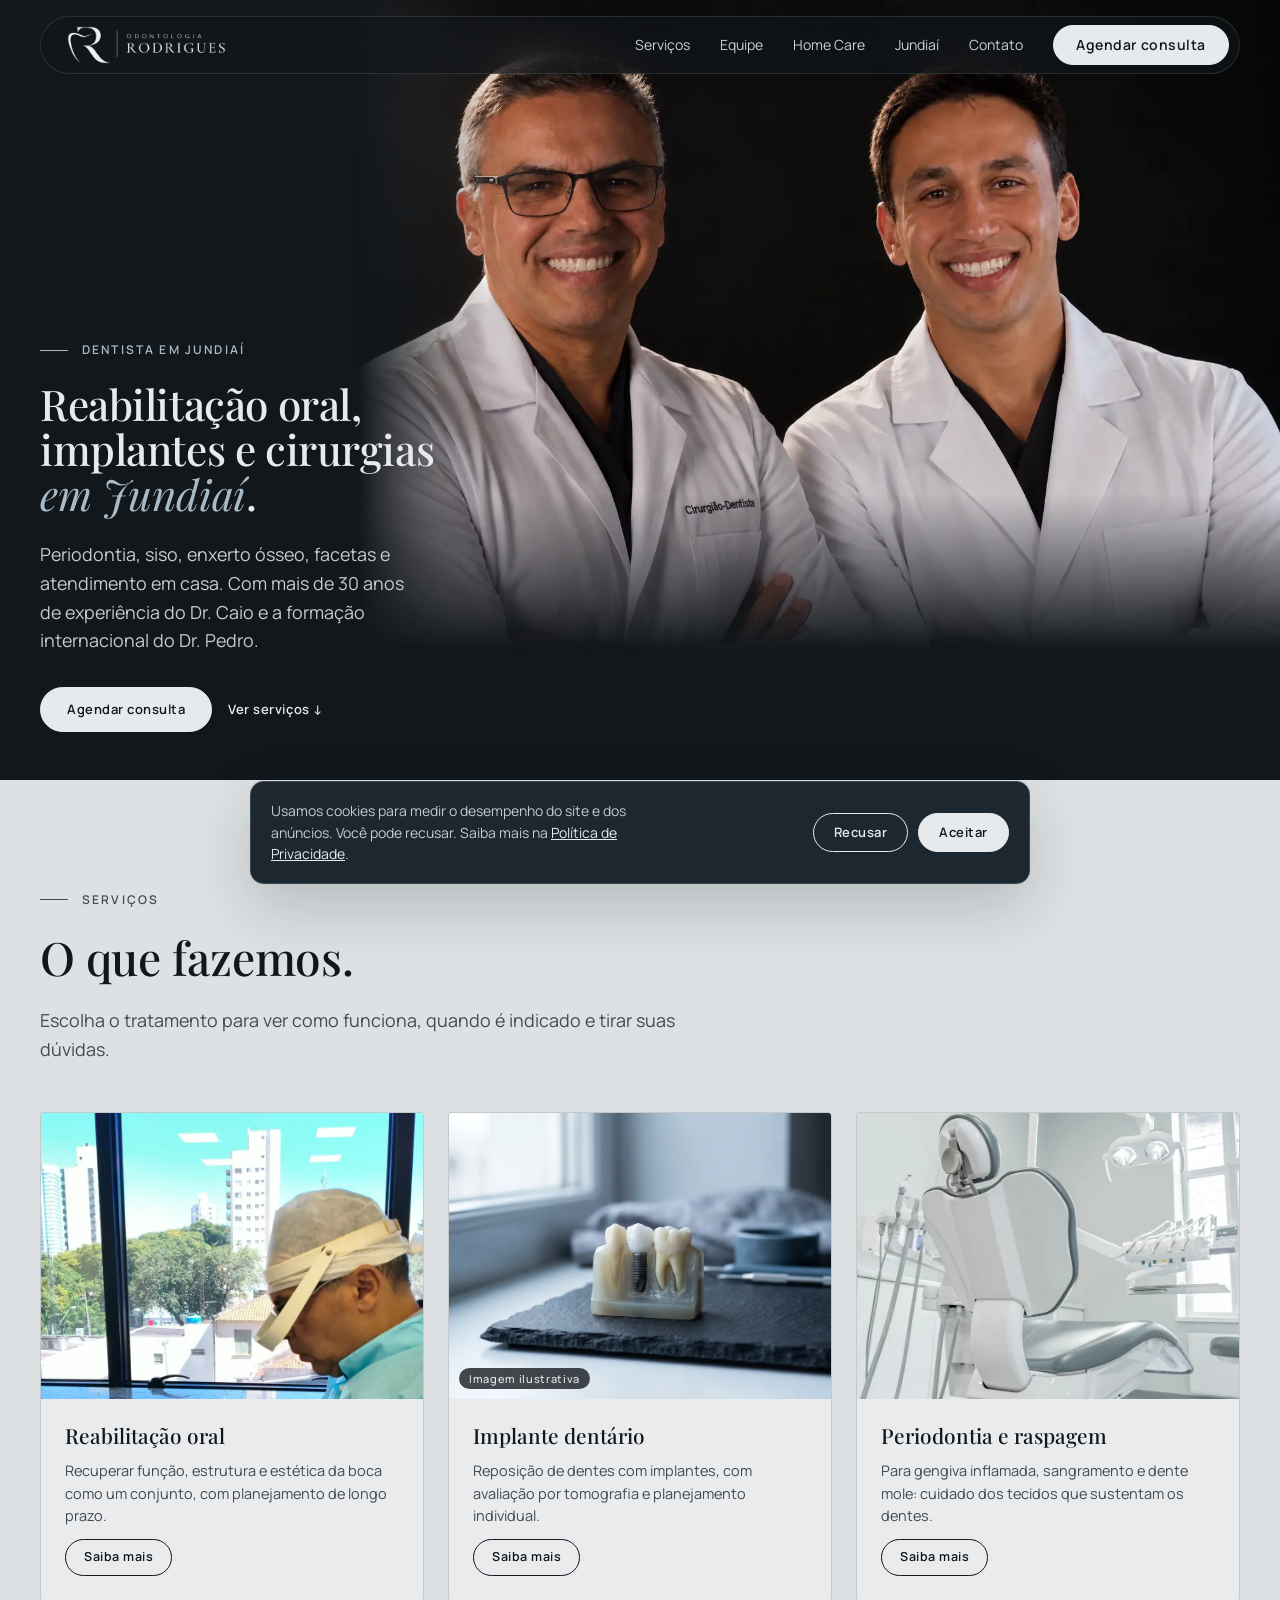
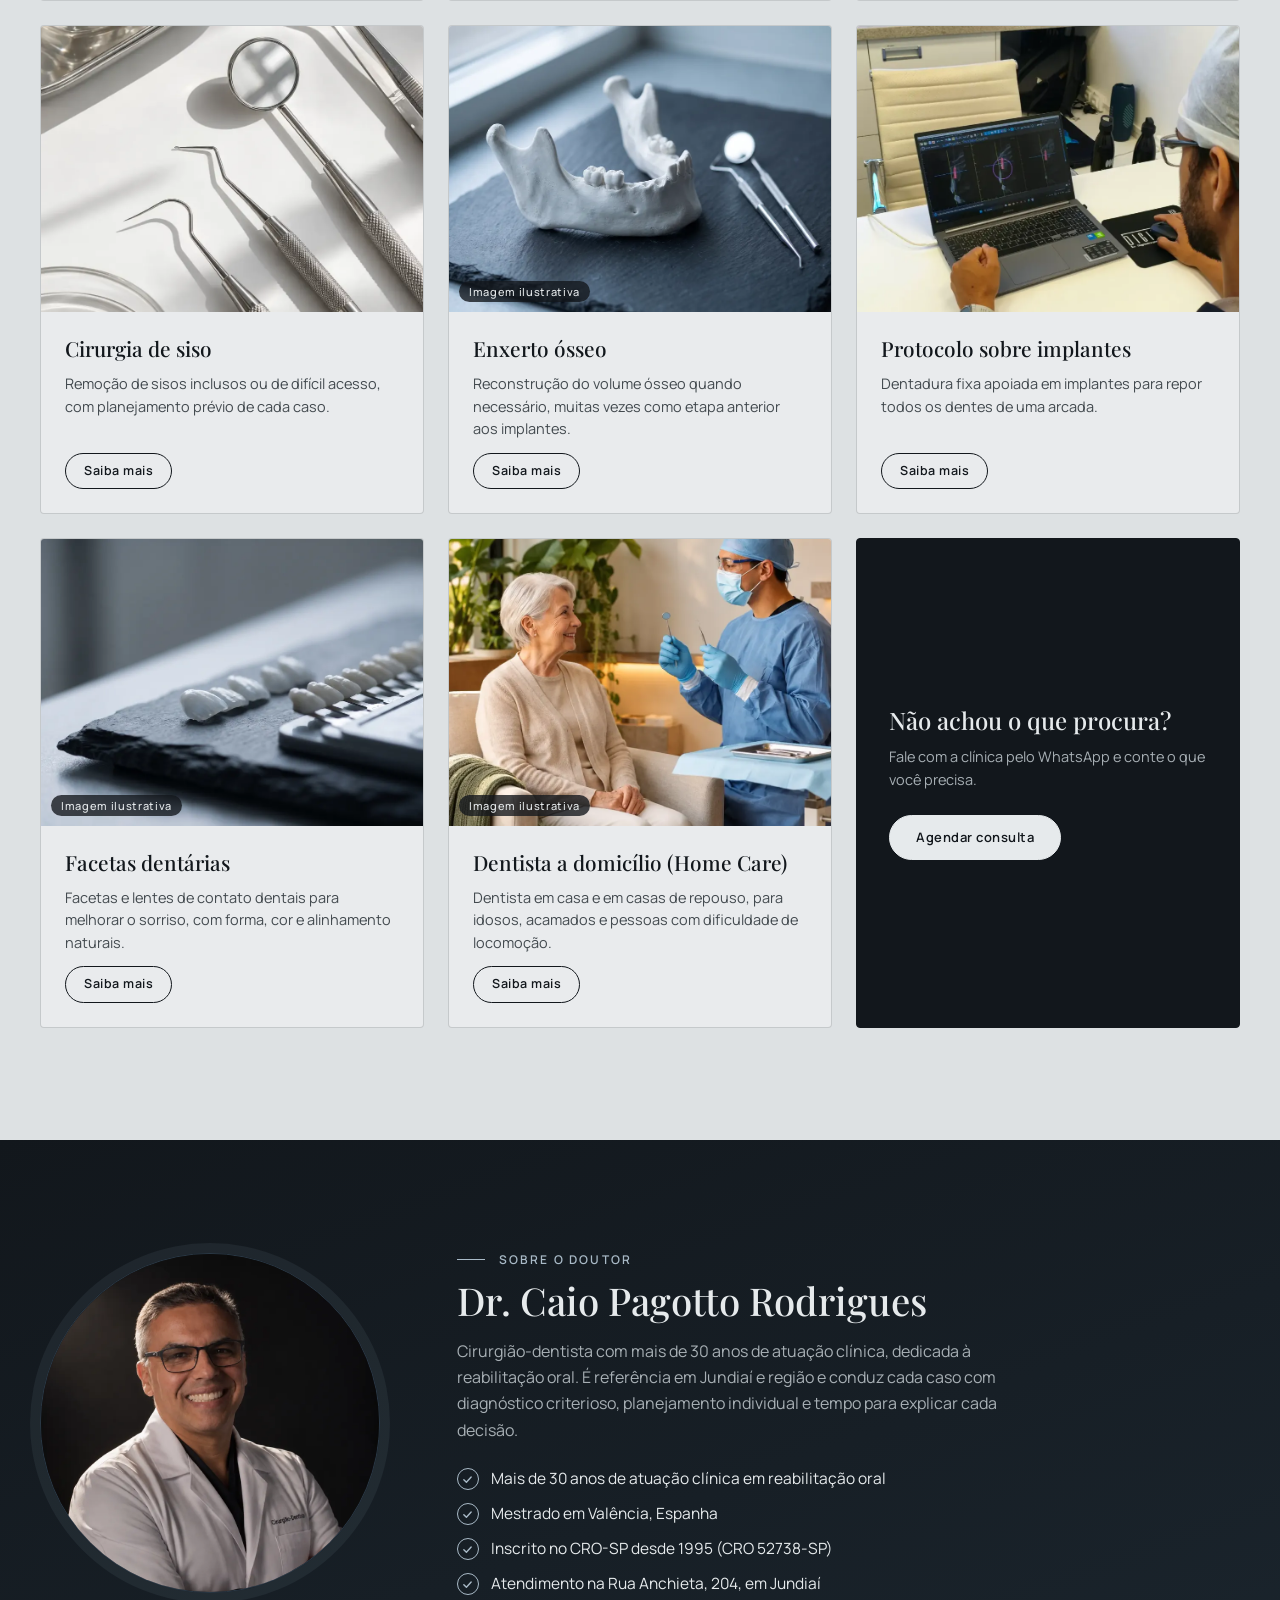
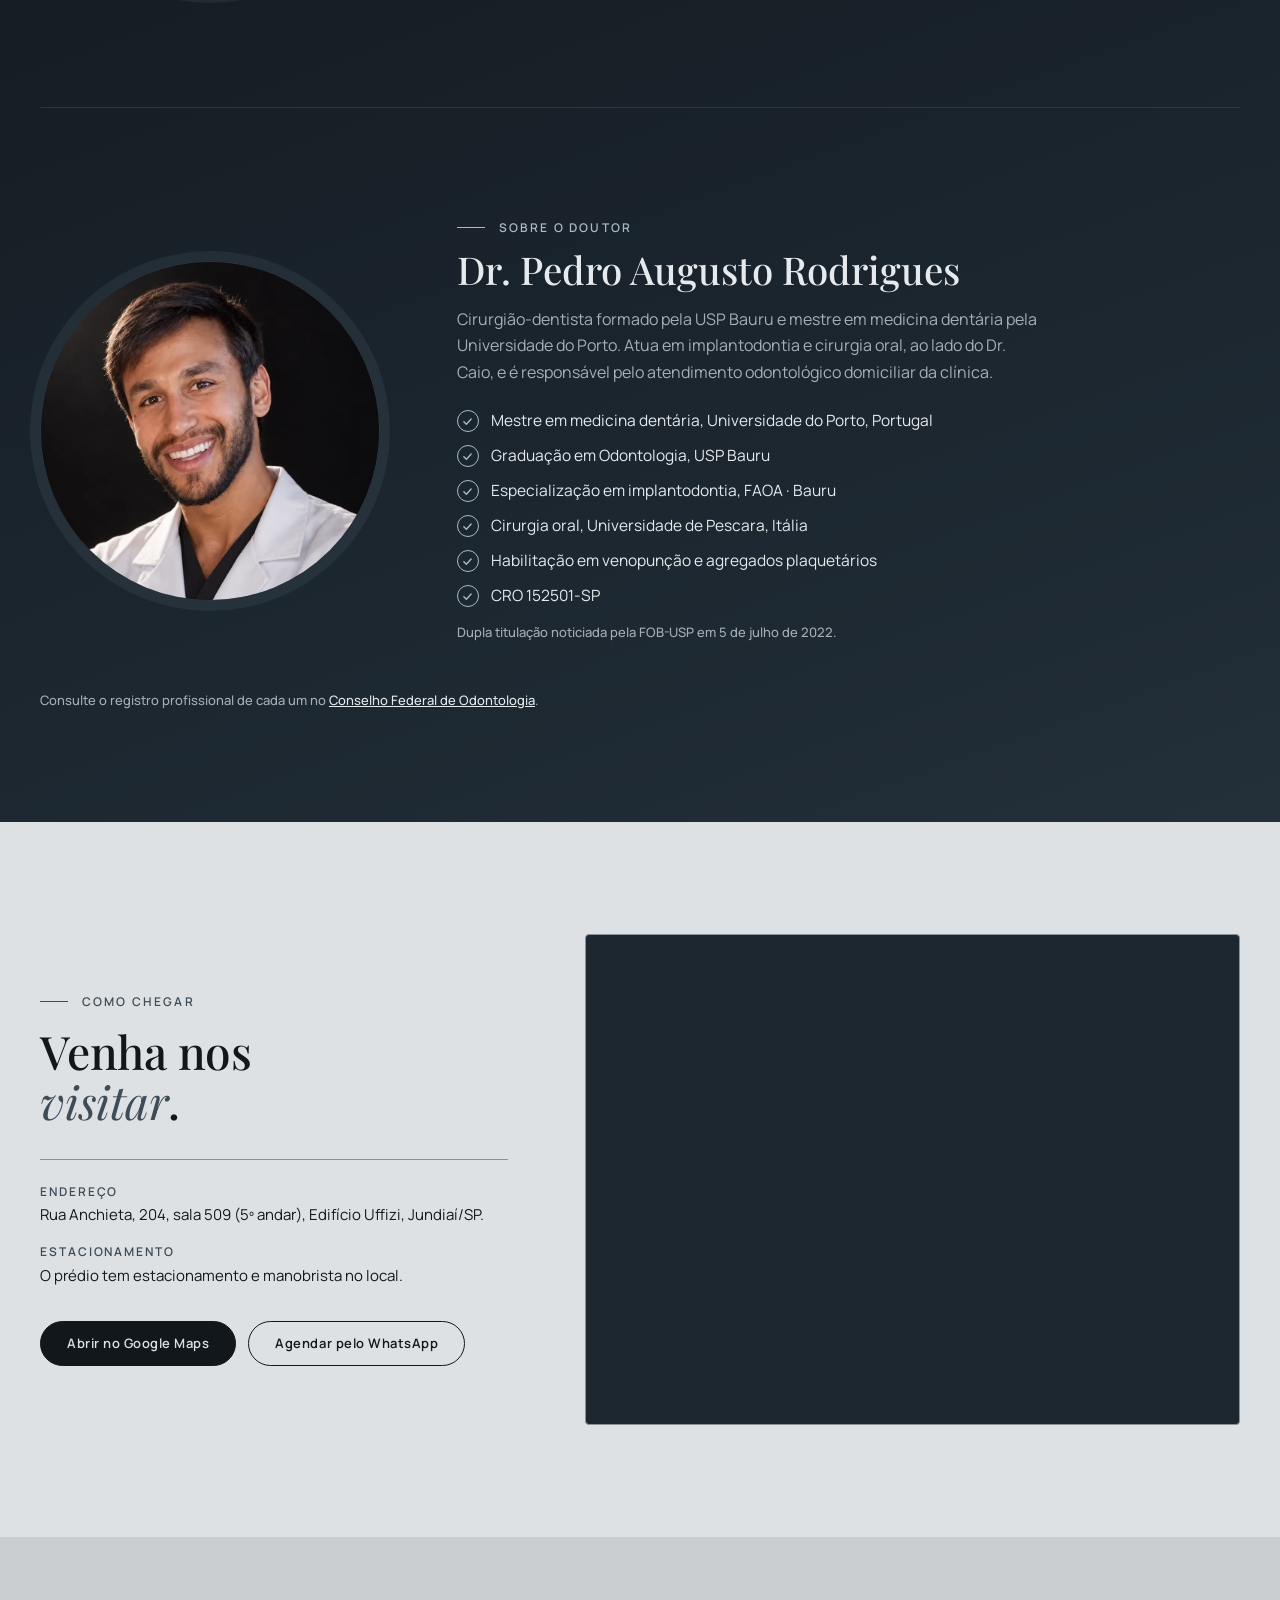
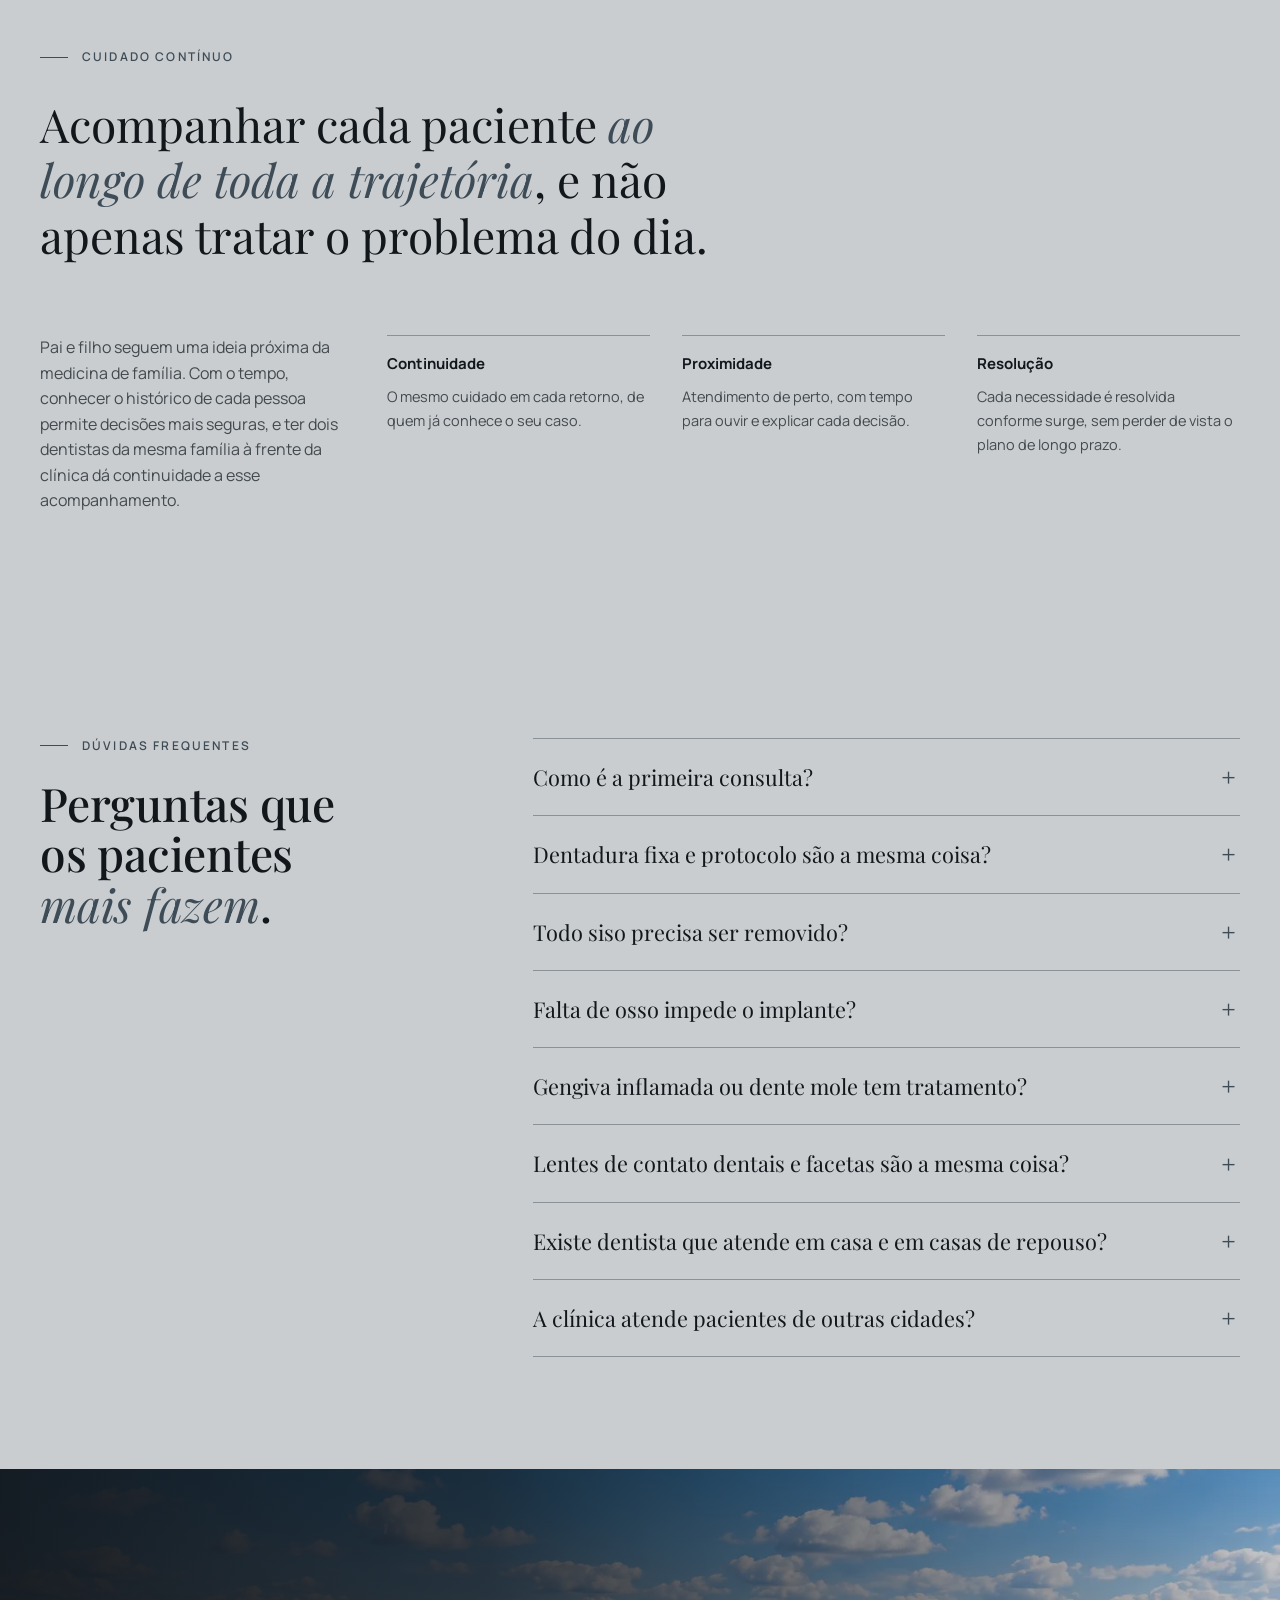
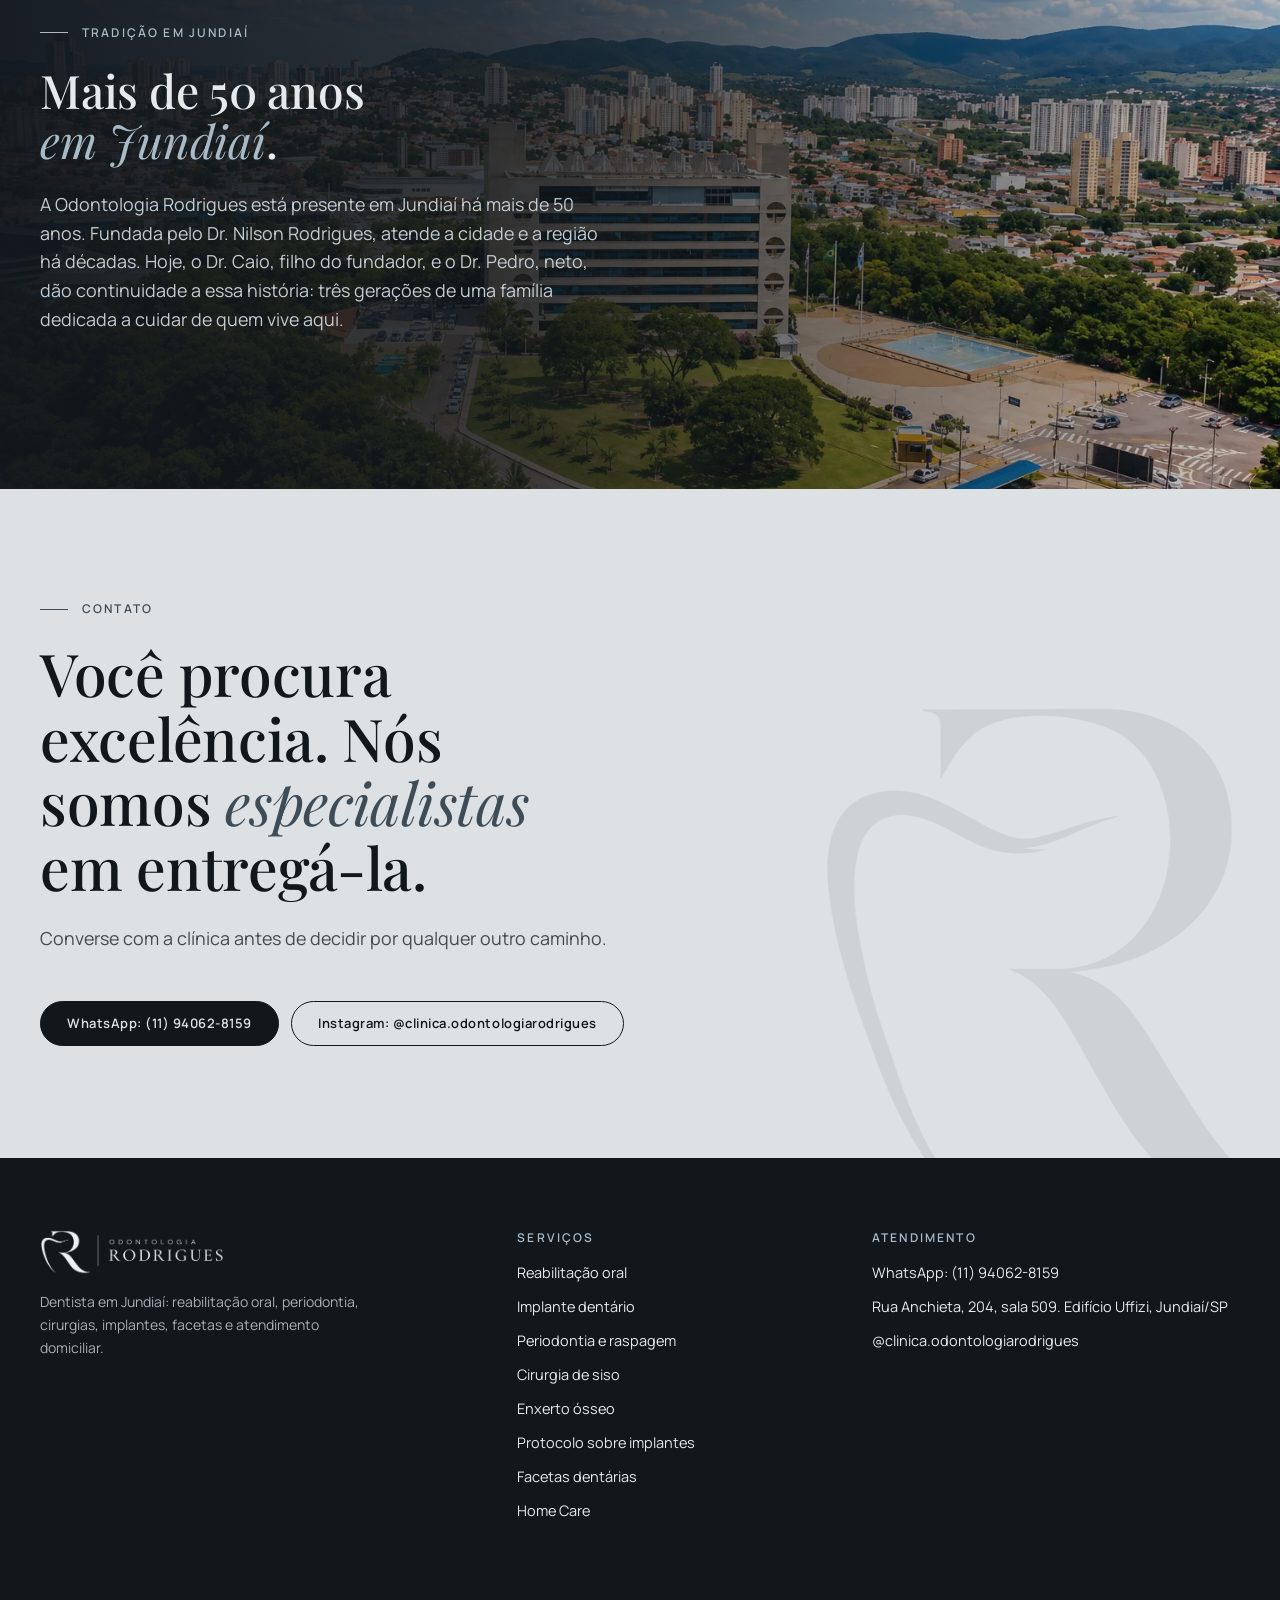
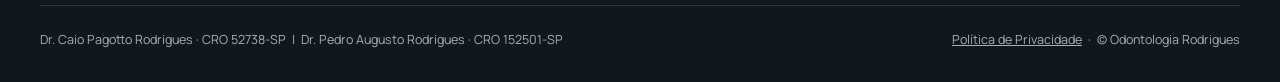
<file: index.html>
<!doctype html>
<html lang="pt-BR">
<head>
<meta charset="utf-8">
<meta name="viewport" content="width=device-width,initial-scale=1">
<title>Dentista em Jundiaí | Odontologia Rodrigues</title>
<meta name="description" content="Dentista em Jundiaí: implante dentário, dentadura fixa, siso, periodontia, facetas, reabilitação oral e dentista em casa e em casas de repouso, com o Dr. Caio e o Dr. Pedro.">
<link rel="canonical" href="https://odontologiarodrigues.com.br/">
<meta name="theme-color" content="#12171c">
<meta property="og:type" content="website">
<meta property="og:locale" content="pt_BR">
<meta property="og:site_name" content="Odontologia Rodrigues">
<meta property="og:title" content="Dentista em Jundiaí | Odontologia Rodrigues">
<meta property="og:description" content="Dentista em Jundiaí: implante dentário, dentadura fixa, siso, periodontia, facetas, reabilitação oral e dentista em casa e em casas de repouso, com o Dr. Caio e o Dr. Pedro.">
<meta property="og:url" content="https://odontologiarodrigues.com.br/">
<meta property="og:image" content="https://odontologiarodrigues.com.br/assets/img/og-image.jpg">
<meta property="og:image:width" content="1200">
<meta property="og:image:height" content="630">
<meta name="twitter:card" content="summary_large_image">
<link rel="icon" type="image/png" sizes="32x32" href="/favicon-32.png">
<link rel="apple-touch-icon" href="/apple-touch-icon.png">
<link rel="preload" as="font" type="font/woff2" href="/assets/fonts/playfair-display.woff2" crossorigin>
<link rel="preload" as="font" type="font/woff2" href="/assets/fonts/manrope.woff2" crossorigin>
<link rel="stylesheet" href="/assets/site.css?v=mwkojuc5">
<script type="application/ld+json">{"@context":"https://schema.org","@type":"Dentist","@id":"https://odontologiarodrigues.com.br/#clinica","name":"Odontologia Rodrigues","url":"https://odontologiarodrigues.com.br/","image":"https://odontologiarodrigues.com.br/assets/img/og-image.jpg","logo":"https://odontologiarodrigues.com.br/apple-touch-icon.png","telephone":"+5511940628159","address":{"@type":"PostalAddress","streetAddress":"Rua Anchieta, 204, sala 509","addressLocality":"Jundiaí","addressRegion":"SP","addressCountry":"BR"},"areaServed":[{"@type":"City","name":"Jundiaí"},{"@type":"City","name":"Várzea Paulista"},{"@type":"City","name":"Itupeva"},{"@type":"City","name":"Cabreúva"},{"@type":"City","name":"Louveira"},{"@type":"City","name":"Campo Limpo Paulista"},{"@type":"City","name":"Vinhedo"}],"sameAs":["https://instagram.com/clinica.odontologiarodrigues"],"employee":[{"@type":"Person","name":"Caio Pagotto Rodrigues","jobTitle":"Cirurgião-dentista"},{"@type":"Person","name":"Pedro Augusto Rodrigues","jobTitle":"Cirurgião-dentista"}]}</script>
<script type="application/ld+json">{"@context":"https://schema.org","@type":"FAQPage","mainEntity":[{"@type":"Question","name":"Como é a primeira consulta?","acceptedAnswer":{"@type":"Answer","text":"Inclui uma avaliação completa da boca, com o tempo necessário para entender o seu caso, ouvir suas dúvidas e explicar as possibilidades. A partir dela, o plano de tratamento é desenhado para você."}},{"@type":"Question","name":"Dentadura fixa e protocolo são a mesma coisa?","acceptedAnswer":{"@type":"Answer","text":"Sim. É uma prótese fixa de arcada completa apoiada em implantes. \"Protocolo\" é o termo dos dentistas, e \"dentadura fixa\" é como muita gente chama. A indicação depende da avaliação de cada paciente."}},{"@type":"Question","name":"Todo siso precisa ser removido?","acceptedAnswer":{"@type":"Answer","text":"Não. A indicação depende de exame clínico e de imagem, da posição do dente e de sintomas. Quando há risco de inflamação, dor ou dano aos dentes vizinhos, a remoção costuma ser indicada, e casos complexos são planejados com antecedência."}},{"@type":"Question","name":"Falta de osso impede o implante?","acceptedAnswer":{"@type":"Answer","text":"Nem sempre. Quando falta osso, o enxerto ósseo repõe o volume, e é uma etapa frequente antes dos implantes. A tomografia mostra o que é preciso em cada caso."}},{"@type":"Question","name":"Gengiva inflamada ou dente mole tem tratamento?","acceptedAnswer":{"@type":"Answer","text":"Sim, e quanto antes a avaliação acontece, mais opções existem. A periodontia trata as gengivas e os tecidos que sustentam o dente, e a raspagem alcança a região abaixo da gengiva."}},{"@type":"Question","name":"Lentes de contato dentais e facetas são a mesma coisa?","acceptedAnswer":{"@type":"Answer","text":"As lentes são facetas muito finas, que exigem pouco ou nenhum desgaste. A indicação depende do formato dos dentes e do resultado desejado."}},{"@type":"Question","name":"Existe dentista que atende em casa e em casas de repouso?","acceptedAnswer":{"@type":"Answer","text":"Sim. O Home Care leva o atendimento até a casa do paciente ou até casas de repouso, em Jundiaí e região. Para saber se um endereço é atendido e como solicitar, basta falar com a clínica pelo WhatsApp."}},{"@type":"Question","name":"A clínica atende pacientes de outras cidades?","acceptedAnswer":{"@type":"Answer","text":"Sim. Recebemos pacientes de Jundiaí e de cidades vizinhas, como Várzea Paulista, Itupeva, Cabreúva, Louveira, Campo Limpo Paulista e Vinhedo."}}]}</script>
<script type="application/ld+json">{"@context":"https://schema.org","@type":"ItemList","name":"Serviços da Odontologia Rodrigues","itemListElement":[{"@type":"ListItem","position":1,"name":"Reabilitação oral","url":"https://odontologiarodrigues.com.br/reabilitacao-oral-jundiai/"},{"@type":"ListItem","position":2,"name":"Implante dentário","url":"https://odontologiarodrigues.com.br/implante-dentario-jundiai/"},{"@type":"ListItem","position":3,"name":"Periodontia e raspagem","url":"https://odontologiarodrigues.com.br/periodontia-jundiai/"},{"@type":"ListItem","position":4,"name":"Cirurgia de siso","url":"https://odontologiarodrigues.com.br/cirurgia-de-siso-jundiai/"},{"@type":"ListItem","position":5,"name":"Enxerto ósseo","url":"https://odontologiarodrigues.com.br/enxerto-osseo-jundiai/"},{"@type":"ListItem","position":6,"name":"Protocolo sobre implantes","url":"https://odontologiarodrigues.com.br/protocolo-sobre-implantes-jundiai/"},{"@type":"ListItem","position":7,"name":"Facetas dentárias","url":"https://odontologiarodrigues.com.br/facetas-dentarias-jundiai/"},{"@type":"ListItem","position":8,"name":"Dentista a domicílio (Home Care)","url":"https://odontologiarodrigues.com.br/dentista-domiciliar-jundiai/"}]}</script>
<script>
  /* IDs do Google. Enquanto vazio, nenhuma tag carrega e o aviso de cookies nao aparece. */
  window.RODRIGUES_TRACKING = { gtmId: "", gtagId: "G-LYC09SLQG9", adsId: "AW-18565728558", whatsappConversionLabel: "AabSCI_A1LYdEK6S6pRF" };
</script>
</head>
<body>
<header id="site-header">
  <div class="wrap">
    <div class="bar">
      <a class="brand" href="#hero"><img src="/assets/img/logo-horizontal-claro.png" width="1648" height="395" alt="Odontologia Rodrigues"></a>
      <button id="menu-toggle" aria-label="Abrir menu" aria-expanded="false"><span></span></button>
      <nav class="primary" id="primary-nav">
        <a href="#servicos">Serviços</a>
        <a href="#doutores">Equipe</a>
        <a href="/dentista-domiciliar-jundiai/">Home Care</a>
        <a href="#jundiai">Jundiaí</a>
        <a href="#contato">Contato</a>
        <a class="btn" href="https://wa.me/5511940628159?text=Ol%C3%A1%2C%20gostaria%20de%20agendar%20uma%20consulta." target="_blank" rel="noopener">Agendar consulta</a>
      </nav>
    </div>
  </div>
</header>

<main>

  <section id="hero" data-theme="dark">
    <div class="wrap">
      <div class="hero-stage">
        <figure class="hero-photo"><img src="/assets/img/hero-dupla-1600.webp" srcset="/assets/img/hero-dupla-900.webp 900w, /assets/img/hero-dupla-1600.webp 1536w" sizes="(max-width:900px) 100vw, 72vw" width="1536" height="1024" fetchpriority="high" decoding="async" alt="Dr. Caio Pagotto Rodrigues e Dr. Pedro Augusto Rodrigues, cirurgiões-dentistas em Jundiaí"></figure>
        <div class="hero-copy">
          <span class="eyebrow">Dentista em Jundiaí</span>
          <h1 class="d-xl">Reabilitação oral, implantes e cirurgias <em>em Jundiaí</em>.</h1>
          <p class="lede">Periodontia, siso, enxerto ósseo, facetas e atendimento em casa. Com mais de 30 anos de experiência do Dr. Caio e a formação internacional do Dr. Pedro.</p>
          <div class="hero-actions">
            <a class="btn" href="https://wa.me/5511940628159?text=Ol%C3%A1%2C%20gostaria%20de%20agendar%20uma%20consulta." target="_blank" rel="noopener">Agendar consulta</a>
            <a class="link" href="#servicos">Ver serviços &darr;</a>
          </div>
        </div>
      </div>
    </div>
  </section>

  <section id="servicos" data-theme="light">
    <div class="wrap">
      <div class="sec-head" style="max-width:none;">
        <span class="eyebrow">Serviços</span>
        <h2 class="d-lg">O que fazemos.</h2>
        <p class="lede">Escolha o tratamento para ver como funciona, quando é indicado e tirar suas dúvidas.</p>
      </div>
      <div class="tiles">
        <a class="tile" href="/reabilitacao-oral-jundiai/"><figure><img src="/assets/img/card-reabilitacao.webp" width="900" height="675" loading="lazy" decoding="async" alt="Dentista em atendimento no consultório, de perfil, diante da janela"></figure><div class="tile-body"><h3>Reabilitação oral</h3><p>Recuperar função, estrutura e estética da boca como um conjunto, com planejamento de longo prazo.</p><span class="more">Saiba mais</span></div></a>
        <a class="tile" href="/implante-dentario-jundiai/"><figure><img src="/assets/img/card-implante.webp" width="900" height="675" loading="lazy" decoding="async" alt="Modelo de corte de um implante dentário entre dois dentes, sobre ardósia"><span class="tag">Imagem ilustrativa</span></figure><div class="tile-body"><h3>Implante dentário</h3><p>Reposição de dentes com implantes, com avaliação por tomografia e planejamento individual.</p><span class="more">Saiba mais</span></div></a>
        <a class="tile" href="/periodontia-jundiai/"><figure><img src="/assets/img/card-periodontia.webp" width="900" height="675" loading="lazy" decoding="async" alt="Cadeira odontológica em ambiente clínico claro"></figure><div class="tile-body"><h3>Periodontia e raspagem</h3><p>Para gengiva inflamada, sangramento e dente mole: cuidado dos tecidos que sustentam os dentes.</p><span class="more">Saiba mais</span></div></a>
        <a class="tile" href="/cirurgia-de-siso-jundiai/"><figure><img src="/assets/img/card-siso.webp" width="900" height="675" loading="lazy" decoding="async" alt="Instrumentos odontológicos de aço organizados sobre bancada branca"></figure><div class="tile-body"><h3>Cirurgia de siso</h3><p>Remoção de sisos inclusos ou de difícil acesso, com planejamento prévio de cada caso.</p><span class="more">Saiba mais</span></div></a>
        <a class="tile" href="/enxerto-osseo-jundiai/"><figure><img src="/assets/img/card-enxerto.webp" width="900" height="675" loading="lazy" decoding="async" alt="Modelo anatômico de mandíbula e instrumentos odontológicos sobre ardósia"><span class="tag">Imagem ilustrativa</span></figure><div class="tile-body"><h3>Enxerto ósseo</h3><p>Reconstrução do volume ósseo quando necessário, muitas vezes como etapa anterior aos implantes.</p><span class="more">Saiba mais</span></div></a>
        <a class="tile" href="/protocolo-sobre-implantes-jundiai/"><figure><img src="/assets/img/card-protocolo.webp" width="900" height="675" loading="lazy" decoding="async" alt="Planejamento de implante em exame de tomografia no computador do consultório"></figure><div class="tile-body"><h3>Protocolo sobre implantes</h3><p>Dentadura fixa apoiada em implantes para repor todos os dentes de uma arcada.</p><span class="more">Saiba mais</span></div></a>
        <a class="tile" href="/facetas-dentarias-jundiai/"><figure><img src="/assets/img/card-facetas.webp" width="900" height="675" loading="lazy" decoding="async" alt="Peças de cerâmica para facetas dentárias ao lado de uma escala de cor"><span class="tag">Imagem ilustrativa</span></figure><div class="tile-body"><h3>Facetas dentárias</h3><p>Facetas e lentes de contato dentais para melhorar o sorriso, com forma, cor e alinhamento naturais.</p><span class="more">Saiba mais</span></div></a>
        <a class="tile" href="/dentista-domiciliar-jundiai/"><figure><img src="/assets/img/card-homecare.webp" width="900" height="675" loading="lazy" decoding="async" alt="Ilustração de atendimento odontológico domiciliar a uma paciente idosa"><span class="tag">Imagem ilustrativa</span></figure><div class="tile-body"><h3>Dentista a domicílio (Home Care)</h3><p>Dentista em casa e em casas de repouso, para idosos, acamados e pessoas com dificuldade de locomoção.</p><span class="more">Saiba mais</span></div></a>
        <div class="tile cta" data-theme="dark"><div class="tile-body"><h3>Não achou o que procura?</h3><p>Fale com a clínica pelo WhatsApp e conte o que você precisa.</p><a class="btn" href="https://wa.me/5511940628159?text=Ol%C3%A1%2C%20gostaria%20de%20agendar%20uma%20consulta." target="_blank" rel="noopener">Agendar consulta</a></div></div>
      </div>
    </div>
  </section>

  <section id="doutores" class="grad" data-theme="dark">
    <div class="wrap">
      <article class="doc">
        <figure class="doc-photo"><img src="/assets/img/caio-900.webp" width="900" height="900" loading="lazy" decoding="async" alt="Retrato do Dr. Caio Pagotto Rodrigues"></figure>
        <div>
          <span class="eyebrow">Sobre o doutor</span>
          <h3>Dr. Caio Pagotto Rodrigues</h3>
          <p class="bio">Cirurgião-dentista com mais de 30 anos de atuação clínica, dedicada à reabilitação oral. É referência em Jundiaí e região e conduz cada caso com diagnóstico criterioso, planejamento individual e tempo para explicar cada decisão.</p>
          <ul class="ticks">
            <li>Mais de 30 anos de atuação clínica em reabilitação oral</li>
            <li>Mestrado em Valência, Espanha</li>
            <li>Inscrito no CRO-SP desde 1995 (CRO 52738-SP)</li>
            <li>Atendimento na Rua Anchieta, 204, em Jundiaí</li>
          </ul>
        </div>
      </article>
      <article class="doc">
        <figure class="doc-photo"><img src="/assets/img/pedro-900.webp" width="900" height="1350" loading="lazy" decoding="async" alt="Retrato do Dr. Pedro Augusto Rodrigues"></figure>
        <div>
          <span class="eyebrow">Sobre o doutor</span>
          <h3>Dr. Pedro Augusto Rodrigues</h3>
          <p class="bio">Cirurgião-dentista formado pela USP Bauru e mestre em medicina dentária pela Universidade do Porto. Atua em implantodontia e cirurgia oral, ao lado do Dr. Caio, e é responsável pelo atendimento odontológico domiciliar da clínica.</p>
          <ul class="ticks">
            <li>Mestre em medicina dentária, Universidade do Porto, Portugal</li>
            <li>Graduação em Odontologia, USP Bauru</li>
            <li>Especialização em implantodontia, FAOA · Bauru</li>
            <li>Cirurgia oral, Universidade de Pescara, Itália</li>
            <li>Habilitação em venopunção e agregados plaquetários</li>
            <li>CRO 152501-SP</li>
          </ul>
          <p class="caption">Dupla titulação noticiada pela FOB-USP em 5 de julho de 2022.</p>
        </div>
      </article>
      <p class="caption registry-note">Consulte o registro profissional de cada um no <a href="https://busca-profissionais.cfo.org.br/" target="_blank" rel="noopener">Conselho Federal de Odontologia</a>.</p>
    </div>
  </section>

  <section id="mapa" data-theme="light">
    <div class="wrap map-grid">
      <div>
        <span class="eyebrow">Como chegar</span>
        <h2 class="d-lg">Venha nos <em>visitar</em>.</h2>
        <div class="map-info">
          <div><strong>Endereço</strong>Rua Anchieta, 204, sala 509 (5º andar), Edifício Uffizi, Jundiaí/SP.</div>
          <div><strong>Estacionamento</strong>O prédio tem estacionamento e manobrista no local.</div>
        </div>
        <div class="map-actions">
          <a class="btn" href="https://www.google.com/maps/search/?api=1&query=Rua+Anchieta+204+Edif%C3%ADcio+Uffizi+Jundia%C3%AD+SP" target="_blank" rel="noopener">Abrir no Google Maps</a>
          <a class="btn ghost" href="https://wa.me/5511940628159?text=Ol%C3%A1%2C%20gostaria%20de%20agendar%20uma%20avalia%C3%A7%C3%A3o." target="_blank" rel="noopener">Agendar pelo WhatsApp</a>
        </div>
      </div>
      <div class="map-box"><iframe src="https://www.google.com/maps?q=Rua+Anchieta+204+Jundia%C3%AD+SP&amp;output=embed" title="Mapa da Odontologia Rodrigues, Rua Anchieta, 204, Jundiaí" loading="lazy" referrerpolicy="no-referrer-when-downgrade" allowfullscreen></iframe></div>
    </div>
  </section>

  <section id="cuidado" class="sunk" data-theme="light">
    <div class="wrap">
      <span class="eyebrow">Cuidado contínuo</span>
      <p class="manifesto">Acompanhar cada paciente <em>ao longo de toda a trajetória</em>, e não apenas tratar o problema do dia.</p>
      <div class="cuidado-cols">
        <p class="lede">Pai e filho seguem uma ideia próxima da medicina de família. Com o tempo, conhecer o histórico de cada pessoa permite decisões mais seguras, e ter dois dentistas da mesma família à frente da clínica dá continuidade a esse acompanhamento.</p>
        <div><h3>Continuidade</h3><p>O mesmo cuidado em cada retorno, de quem já conhece o seu caso.</p></div>
        <div><h3>Proximidade</h3><p>Atendimento de perto, com tempo para ouvir e explicar cada decisão.</p></div>
        <div><h3>Resolução</h3><p>Cada necessidade é resolvida conforme surge, sem perder de vista o plano de longo prazo.</p></div>
      </div>
    </div>
  </section>

  <section id="duvidas" class="sunk" data-theme="light">
    <div class="wrap faq-grid">
      <div>
        <span class="eyebrow">Dúvidas frequentes</span>
        <h2 class="d-lg">Perguntas que os pacientes <em>mais fazem</em>.</h2>
      </div>
      <div class="faq">
        <details><summary>Como é a primeira consulta?</summary><p>Inclui uma avaliação completa da boca, com o tempo necessário para entender o seu caso, ouvir suas dúvidas e explicar as possibilidades. A partir dela, o plano de tratamento é desenhado para você.</p></details>
        <details><summary>Dentadura fixa e protocolo são a mesma coisa?</summary><p>Sim. É uma prótese fixa de arcada completa apoiada em implantes. "Protocolo" é o termo dos dentistas, e "dentadura fixa" é como muita gente chama. A indicação depende da avaliação de cada paciente.</p></details>
        <details><summary>Todo siso precisa ser removido?</summary><p>Não. A indicação depende de exame clínico e de imagem, da posição do dente e de sintomas. Quando há risco de inflamação, dor ou dano aos dentes vizinhos, a remoção costuma ser indicada, e casos complexos são planejados com antecedência.</p></details>
        <details><summary>Falta de osso impede o implante?</summary><p>Nem sempre. Quando falta osso, o enxerto ósseo repõe o volume, e é uma etapa frequente antes dos implantes. A tomografia mostra o que é preciso em cada caso.</p></details>
        <details><summary>Gengiva inflamada ou dente mole tem tratamento?</summary><p>Sim, e quanto antes a avaliação acontece, mais opções existem. A periodontia trata as gengivas e os tecidos que sustentam o dente, e a raspagem alcança a região abaixo da gengiva.</p></details>
        <details><summary>Lentes de contato dentais e facetas são a mesma coisa?</summary><p>As lentes são facetas muito finas, que exigem pouco ou nenhum desgaste. A indicação depende do formato dos dentes e do resultado desejado.</p></details>
        <details><summary>Existe dentista que atende em casa e em casas de repouso?</summary><p>Sim. O Home Care leva o atendimento até a casa do paciente ou até casas de repouso, em Jundiaí e região. Para saber se um endereço é atendido e como solicitar, basta falar com a clínica pelo WhatsApp.</p></details>
        <details><summary>A clínica atende pacientes de outras cidades?</summary><p>Sim. Recebemos pacientes de Jundiaí e de cidades vizinhas, como Várzea Paulista, Itupeva, Cabreúva, Louveira, Campo Limpo Paulista e Vinhedo.</p></details>
      </div>
    </div>
  </section>

  <section id="jundiai" data-theme="dark">
    <div class="jd-stage">
      <img src="/assets/img/jundiai-1800.webp" srcset="/assets/img/jundiai-1000.webp 1000w, /assets/img/jundiai-1800.webp 1536w" sizes="100vw" width="1536" height="1024" loading="lazy" decoding="async" alt="Vista aérea de Jundiaí, SP">
      <div class="wrap">
        <div class="jd-copy">
          <span class="eyebrow">Tradição em Jundiaí</span>
          <h2 class="d-lg">Mais de 50 anos <em>em Jundiaí</em>.</h2>
          <p class="lede">A Odontologia Rodrigues está presente em Jundiaí há mais de 50 anos. Fundada pelo Dr. Nilson Rodrigues, atende a cidade e a região há décadas. Hoje, o Dr. Caio, filho do fundador, e o Dr. Pedro, neto, dão continuidade a essa história: três gerações de uma família dedicada a cuidar de quem vive aqui.</p>
        </div>
      </div>
    </div>
  </section>

  <section id="contato" data-theme="light">
    <img class="mono" src="/assets/img/monograma.png" width="600" height="517" loading="lazy" decoding="async" alt="" aria-hidden="true">
    <div class="wrap">
      <span class="eyebrow">Contato</span>
      <h2 class="d-lg">Você procura excelência. Nós somos <em>especialistas</em> em entregá-la.</h2>
      <p class="lede" style="margin-top:var(--space-5);">Converse com a clínica antes de decidir por qualquer outro caminho.</p>
      <div class="contact-actions">
        <a class="btn" href="https://wa.me/5511940628159?text=Ol%C3%A1%2C%20gostaria%20de%20agendar%20uma%20consulta." target="_blank" rel="noopener">WhatsApp: (11) 94062-8159</a>
        <a class="btn ghost" href="https://instagram.com/clinica.odontologiarodrigues" target="_blank" rel="noopener">Instagram: @clinica.odontologiarodrigues</a>
      </div>
    </div>
  </section>

</main>

<footer data-theme="dark">
  <div class="wrap">
    <div class="foot">
      <div>
        <img class="logo" src="/assets/img/logo-horizontal-claro.png" width="1648" height="395" alt="Odontologia Rodrigues">
        <p>Dentista em Jundiaí: reabilitação oral, periodontia, cirurgias, implantes, facetas e atendimento domiciliar.</p>
      </div>
      <div>
        <h4>Serviços</h4>
        <ul>
          <li><a href="/reabilitacao-oral-jundiai/">Reabilitação oral</a></li>
          <li><a href="/implante-dentario-jundiai/">Implante dentário</a></li>
          <li><a href="/periodontia-jundiai/">Periodontia e raspagem</a></li>
          <li><a href="/cirurgia-de-siso-jundiai/">Cirurgia de siso</a></li>
          <li><a href="/enxerto-osseo-jundiai/">Enxerto ósseo</a></li>
          <li><a href="/protocolo-sobre-implantes-jundiai/">Protocolo sobre implantes</a></li>
          <li><a href="/facetas-dentarias-jundiai/">Facetas dentárias</a></li>
          <li><a href="/dentista-domiciliar-jundiai/">Home Care</a></li>
        </ul>
      </div>
      <div>
        <h4>Atendimento</h4>
        <ul>
          <li><a href="https://wa.me/5511940628159?text=Ol%C3%A1%2C%20gostaria%20de%20agendar%20uma%20consulta." target="_blank" rel="noopener">WhatsApp: (11) 94062-8159</a></li>
          <li><a href="https://www.google.com/maps/search/?api=1&query=Rua+Anchieta+204+Edif%C3%ADcio+Uffizi+Jundia%C3%AD+SP" target="_blank" rel="noopener">Rua Anchieta, 204, sala 509. Edifício Uffizi, Jundiaí/SP</a></li>
          <li><a href="https://instagram.com/clinica.odontologiarodrigues" target="_blank" rel="noopener">@clinica.odontologiarodrigues</a></li>
        </ul>
      </div>
    </div>
    <div class="legal">
      <span>Dr. Caio Pagotto Rodrigues · CRO 52738-SP &nbsp;|&nbsp; Dr. Pedro Augusto Rodrigues · CRO 152501-SP</span>
      <span><a href="/politica-de-privacidade/">Política de Privacidade</a> &nbsp;·&nbsp; © Odontologia Rodrigues</span>
    </div>
  </div>
</footer>

<a class="wa-float" href="https://wa.me/5511940628159?text=Ol%C3%A1%2C%20gostaria%20de%20agendar%20uma%20consulta." target="_blank" rel="noopener" aria-label="Agendar pelo WhatsApp"><svg viewBox="0 0 24 24" fill="currentColor" aria-hidden="true"><path d="M12.04 2a9.9 9.9 0 0 0-8.5 14.9L2 22l5.25-1.38A9.9 9.9 0 1 0 12.04 2Zm0 1.8a8.1 8.1 0 1 1-4.24 15l-.3-.18-3.1.82.83-3.02-.2-.31A8.1 8.1 0 0 1 12.04 3.8Zm-3.2 3.9c-.2 0-.52.07-.8.37-.27.3-1.04 1.02-1.04 2.5s1.07 2.9 1.22 3.1c.15.2 2.1 3.2 5.1 4.5 2.5 1.07 3 .86 3.55.8.55-.05 1.76-.72 2-1.42.25-.7.25-1.3.17-1.42-.07-.12-.27-.2-.57-.35-.3-.15-1.76-.87-2.03-.97-.27-.1-.47-.15-.67.15-.2.3-.77.97-.94 1.17-.17.2-.35.22-.65.07-.3-.15-1.26-.46-2.4-1.48-.88-.79-1.48-1.76-1.65-2.06-.17-.3-.02-.46.13-.6.13-.14.3-.35.45-.52.15-.18.2-.3.3-.5.1-.2.05-.37-.02-.52-.08-.15-.67-1.62-.92-2.2-.24-.58-.49-.5-.67-.51h-.57Z"/></svg><span>Agendar pelo WhatsApp</span></a>
<div id="cookie-banner" class="cookie" data-theme="dark" role="dialog" aria-label="Aviso de cookies" hidden>
  <p>Usamos cookies para medir o desempenho do site e dos anúncios. Você pode recusar. Saiba mais na <a href="/politica-de-privacidade/">Política de Privacidade</a>.</p>
  <div class="cookie-actions">
    <button type="button" class="btn ghost" data-cookie="recusar">Recusar</button>
    <button type="button" class="btn" data-cookie="aceitar">Aceitar</button>
  </div>
</div>
<script src="/assets/site.js?v=mwkojuc5" defer></script>
</body>
</html>
</file>
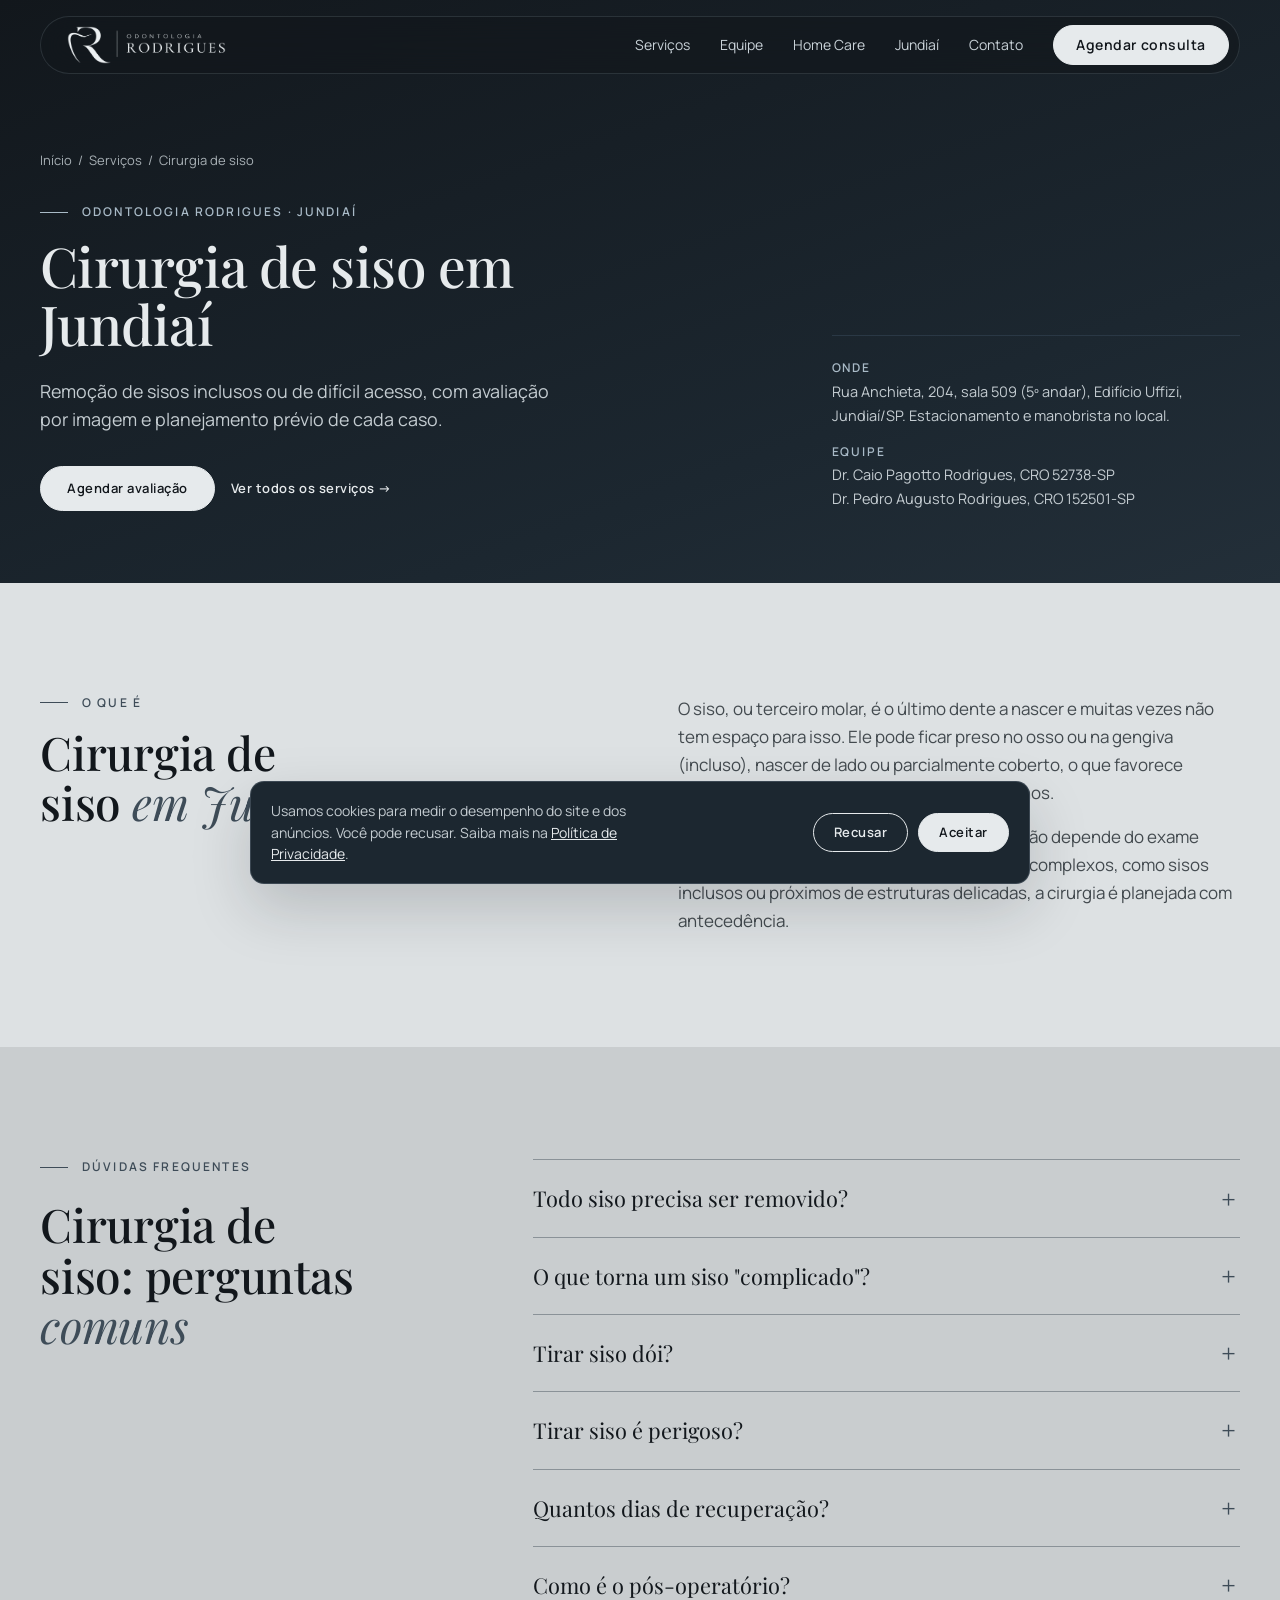
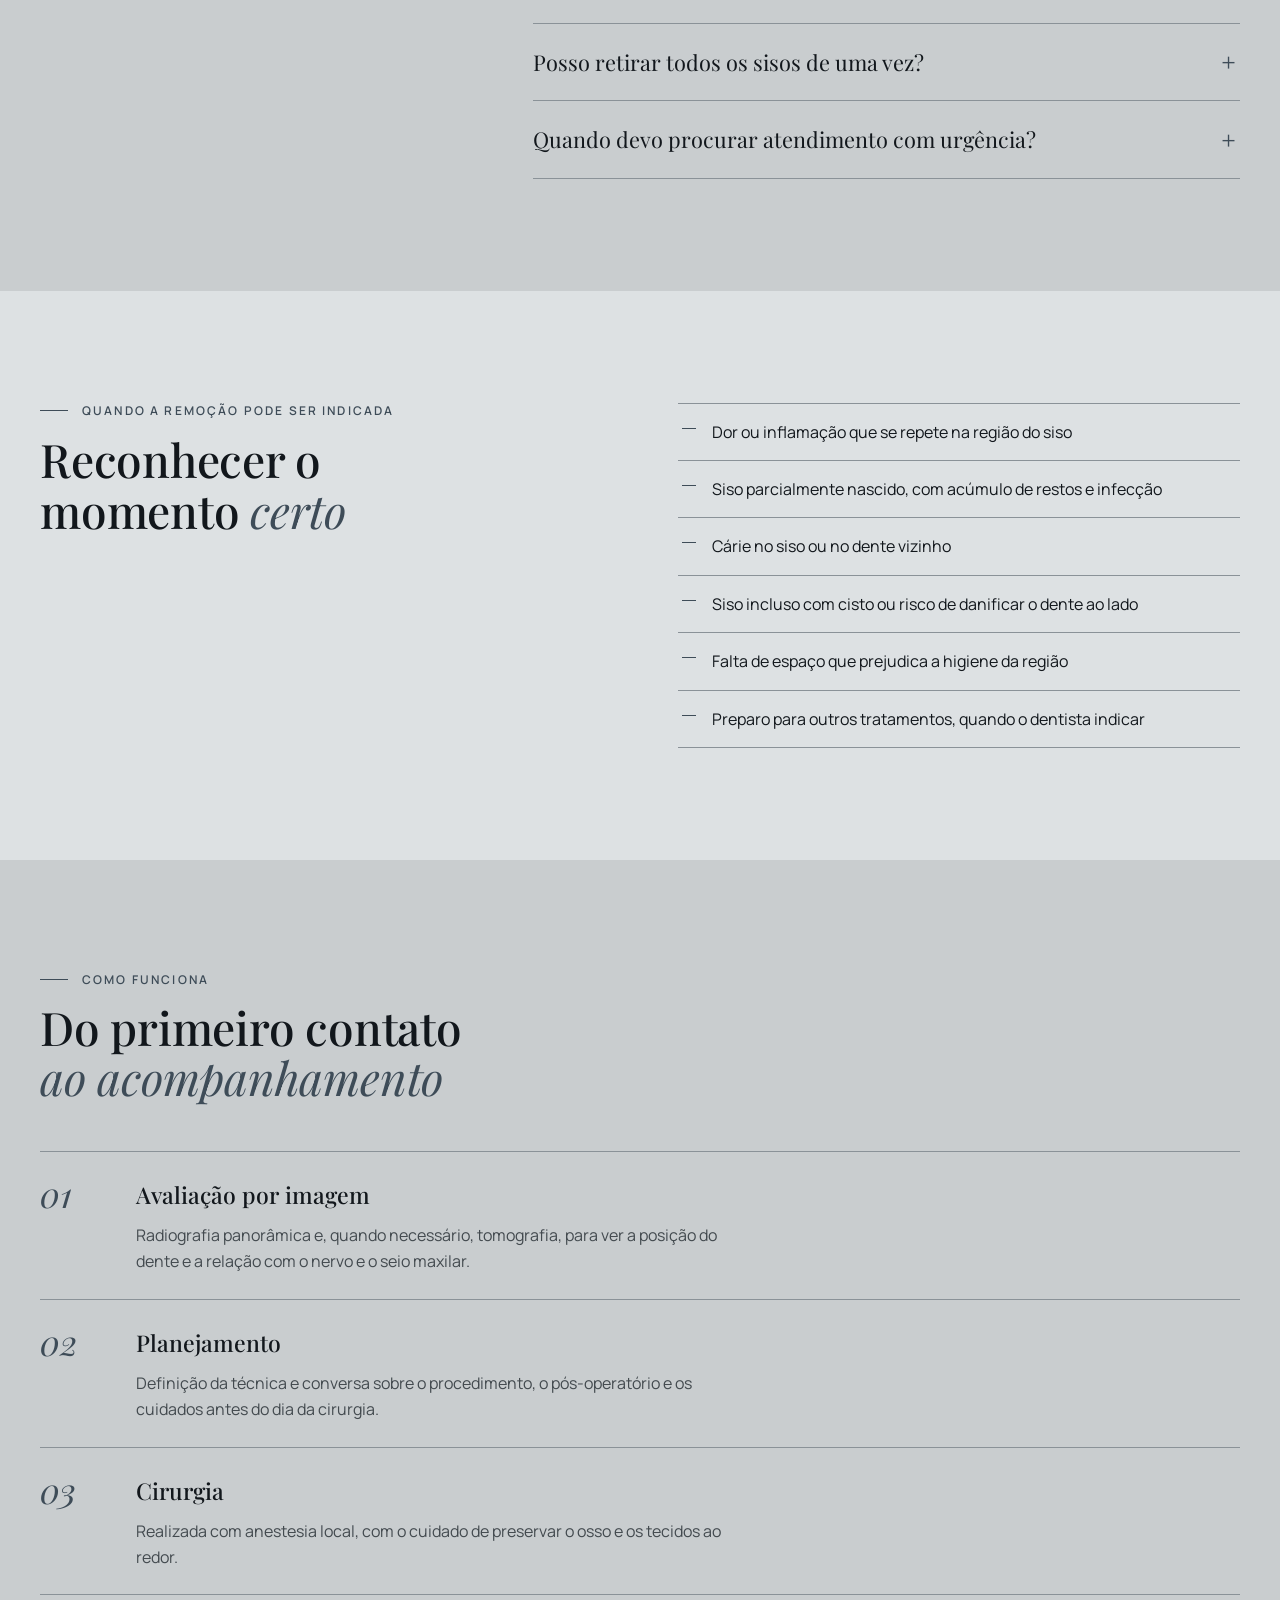
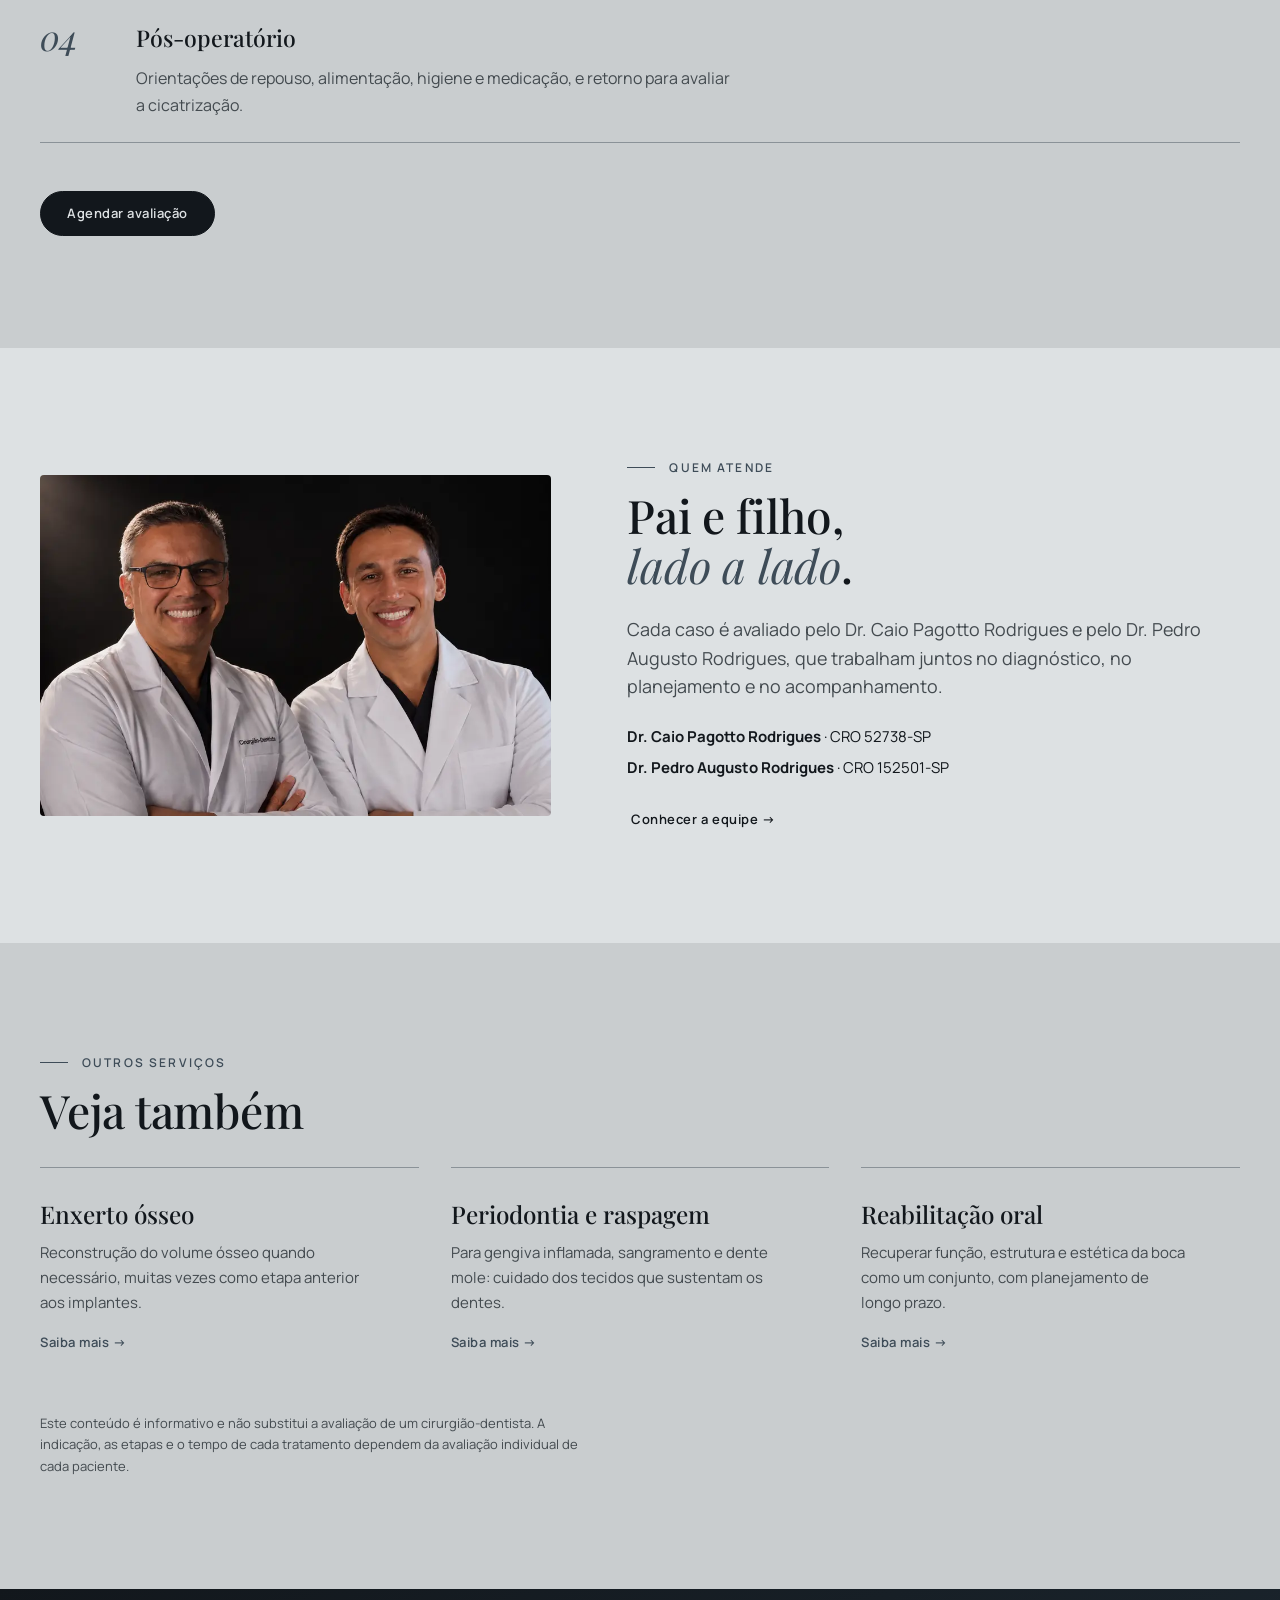
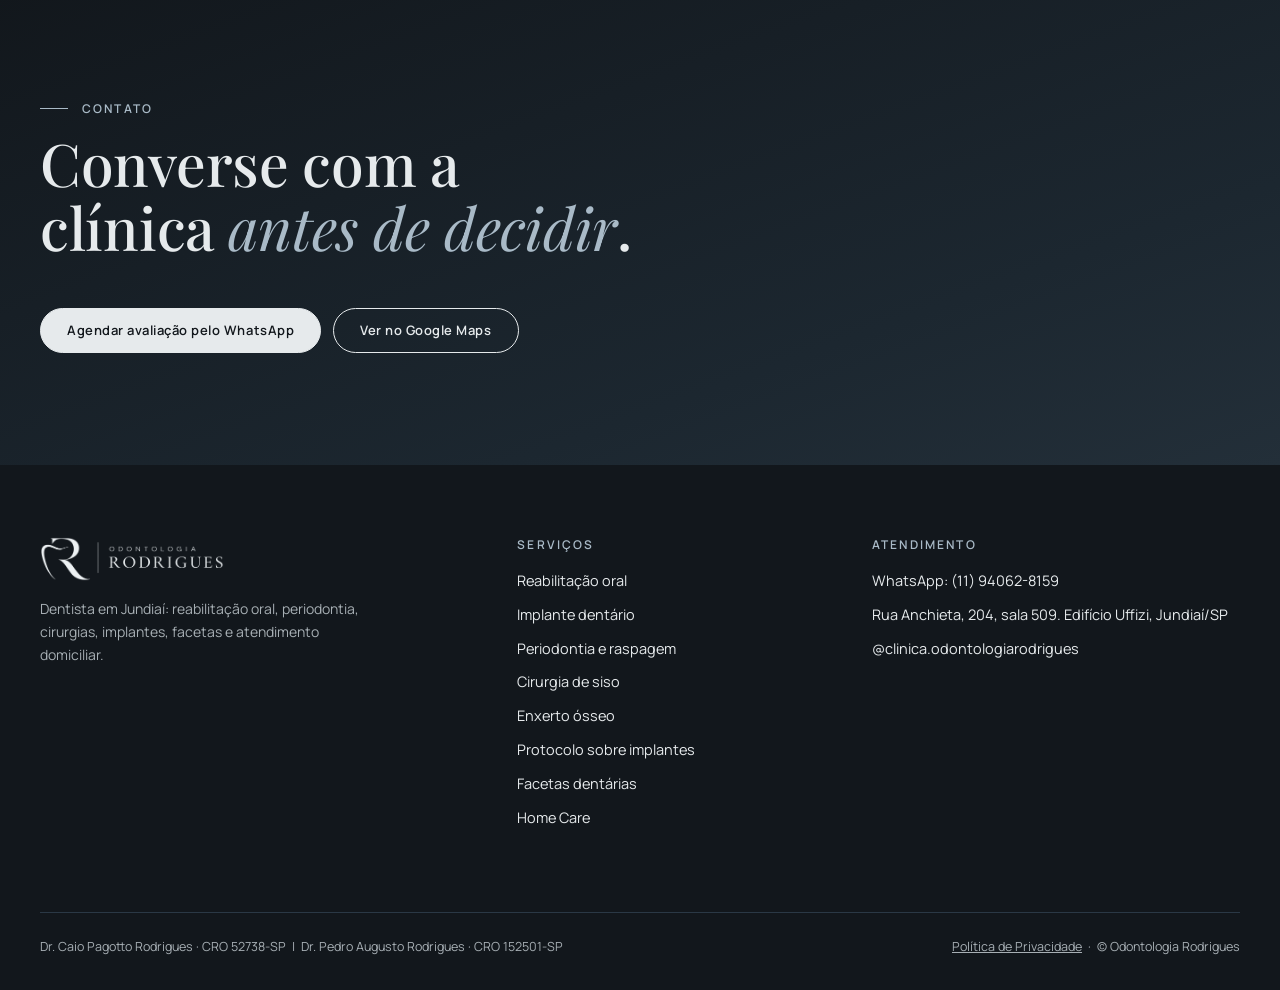
<file: cirurgia-de-siso-jundiai/index.html>
<!doctype html>
<html lang="pt-BR">
<head>
<meta charset="utf-8">
<meta name="viewport" content="width=device-width,initial-scale=1">
<title>Tirar Siso em Jundiaí: Cirurgia de Siso | Odontologia Rodrigues</title>
<meta name="description" content="Precisa tirar o siso? Cirurgia de siso em Jundiaí, inclusive sisos inclusos e complicados, com avaliação por exames, planejamento e orientação no pós-operatório.">
<link rel="canonical" href="https://odontologiarodrigues.com.br/cirurgia-de-siso-jundiai/">
<meta name="theme-color" content="#12171c">
<meta property="og:type" content="website">
<meta property="og:locale" content="pt_BR">
<meta property="og:site_name" content="Odontologia Rodrigues">
<meta property="og:title" content="Tirar Siso em Jundiaí: Cirurgia de Siso | Odontologia Rodrigues">
<meta property="og:description" content="Precisa tirar o siso? Cirurgia de siso em Jundiaí, inclusive sisos inclusos e complicados, com avaliação por exames, planejamento e orientação no pós-operatório.">
<meta property="og:url" content="https://odontologiarodrigues.com.br/cirurgia-de-siso-jundiai/">
<meta property="og:image" content="https://odontologiarodrigues.com.br/assets/img/og-image.jpg">
<meta property="og:image:width" content="1200">
<meta property="og:image:height" content="630">
<meta name="twitter:card" content="summary_large_image">
<link rel="icon" type="image/png" sizes="32x32" href="/favicon-32.png">
<link rel="apple-touch-icon" href="/apple-touch-icon.png">
<link rel="preload" as="font" type="font/woff2" href="/assets/fonts/playfair-display.woff2" crossorigin>
<link rel="preload" as="font" type="font/woff2" href="/assets/fonts/manrope.woff2" crossorigin>
<link rel="stylesheet" href="/assets/site.css?v=mwkojuc5">
<script type="application/ld+json">{"@context":"https://schema.org","@type":"Dentist","@id":"https://odontologiarodrigues.com.br/#clinica","name":"Odontologia Rodrigues","url":"https://odontologiarodrigues.com.br/","image":"https://odontologiarodrigues.com.br/assets/img/og-image.jpg","logo":"https://odontologiarodrigues.com.br/apple-touch-icon.png","telephone":"+5511940628159","address":{"@type":"PostalAddress","streetAddress":"Rua Anchieta, 204, sala 509","addressLocality":"Jundiaí","addressRegion":"SP","addressCountry":"BR"},"areaServed":[{"@type":"City","name":"Jundiaí"},{"@type":"City","name":"Várzea Paulista"},{"@type":"City","name":"Itupeva"},{"@type":"City","name":"Cabreúva"},{"@type":"City","name":"Louveira"},{"@type":"City","name":"Campo Limpo Paulista"},{"@type":"City","name":"Vinhedo"}],"sameAs":["https://instagram.com/clinica.odontologiarodrigues"],"employee":[{"@type":"Person","name":"Caio Pagotto Rodrigues","jobTitle":"Cirurgião-dentista"},{"@type":"Person","name":"Pedro Augusto Rodrigues","jobTitle":"Cirurgião-dentista"}]}</script>
<script type="application/ld+json">{"@context":"https://schema.org","@type":"Service","name":"Cirurgia de siso em Jundiaí","serviceType":"Cirurgia de siso","description":"Precisa tirar o siso? Cirurgia de siso em Jundiaí, inclusive sisos inclusos e complicados, com avaliação por exames, planejamento e orientação no pós-operatório.","url":"https://odontologiarodrigues.com.br/cirurgia-de-siso-jundiai/","areaServed":{"@type":"City","name":"Jundiaí"},"provider":{"@id":"https://odontologiarodrigues.com.br/#clinica"}}</script>
<script type="application/ld+json">{"@context":"https://schema.org","@type":"BreadcrumbList","itemListElement":[{"@type":"ListItem","position":1,"name":"Início","item":"https://odontologiarodrigues.com.br/"},{"@type":"ListItem","position":2,"name":"Serviços","item":"https://odontologiarodrigues.com.br/#servicos"},{"@type":"ListItem","position":3,"name":"Cirurgia de siso","item":"https://odontologiarodrigues.com.br/cirurgia-de-siso-jundiai/"}]}</script>
<script type="application/ld+json">{"@context":"https://schema.org","@type":"FAQPage","mainEntity":[{"@type":"Question","name":"Todo siso precisa ser removido?","acceptedAnswer":{"@type":"Answer","text":"Não. A indicação depende de exame clínico e de imagem, da posição do dente e de sintomas. Quando há risco de inflamação, dor ou dano aos dentes vizinhos, a remoção costuma ser indicada."}},{"@type":"Question","name":"O que torna um siso \"complicado\"?","acceptedAnswer":{"@type":"Answer","text":"Normalmente é um dente incluso, inclinado ou muito próximo do nervo ou do seio maxilar. Nesses casos, a avaliação por imagem e o planejamento da cirurgia fazem diferença."}},{"@type":"Question","name":"Tirar siso dói?","acceptedAnswer":{"@type":"Answer","text":"O procedimento é feito com anestesia local, então durante a cirurgia a sensação é de pressão, e não de dor. Depois, pode haver desconforto e inchaço, que costumam diminuir nos primeiros dias com as orientações e a medicação indicadas."}},{"@type":"Question","name":"Tirar siso é perigoso?","acceptedAnswer":{"@type":"Answer","text":"É um procedimento comum e, quando bem planejado, seguro. Nos casos em que o dente fica perto de estruturas delicadas, o planejamento por imagem é o que reduz os riscos."}},{"@type":"Question","name":"Quantos dias de recuperação?","acceptedAnswer":{"@type":"Answer","text":"Varia conforme a complexidade do caso e a resposta de cada pessoa. Em geral, os primeiros dias pedem repouso e cuidados, e o dentista orienta o tempo adequado depois da cirurgia."}},{"@type":"Question","name":"Como é o pós-operatório?","acceptedAnswer":{"@type":"Answer","text":"É comum haver inchaço e desconforto nos primeiros dias, que costumam diminuir progressivamente. As orientações de cuidado e de medicação são passadas conforme cada caso."}},{"@type":"Question","name":"Posso retirar todos os sisos de uma vez?","acceptedAnswer":{"@type":"Answer","text":"Depende. Em alguns casos é possível, em outros é preferível dividir em etapas. A decisão sai da avaliação clínica e das imagens."}},{"@type":"Question","name":"Quando devo procurar atendimento com urgência?","acceptedAnswer":{"@type":"Answer","text":"Se houver dor intensa, febre, dificuldade para abrir a boca ou inchaço que aumenta, procure atendimento sem esperar."}}]}</script>
<script>
  /* IDs do Google. Enquanto vazio, nenhuma tag carrega e o aviso de cookies nao aparece. */
  window.RODRIGUES_TRACKING = { gtmId: "", gtagId: "G-LYC09SLQG9", adsId: "AW-18565728558", whatsappConversionLabel: "AabSCI_A1LYdEK6S6pRF" };
</script>
</head>
<body>
<header id="site-header">
  <div class="wrap">
    <div class="bar">
      <a class="brand" href="/"><img src="/assets/img/logo-horizontal-claro.png" width="1648" height="395" alt="Odontologia Rodrigues"></a>
      <button id="menu-toggle" aria-label="Abrir menu" aria-expanded="false"><span></span></button>
      <nav class="primary" id="primary-nav">
        <a href="/#servicos">Serviços</a>
        <a href="/#doutores">Equipe</a>
        <a href="/dentista-domiciliar-jundiai/">Home Care</a>
        <a href="/#jundiai">Jundiaí</a>
        <a href="/#contato">Contato</a>
        <a class="btn" href="https://wa.me/5511940628159?text=Ol%C3%A1%2C%20gostaria%20de%20agendar%20uma%20consulta." target="_blank" rel="noopener">Agendar consulta</a>
      </nav>
    </div>
  </div>
</header>

<main>

  <section class="svc-hero grad" data-theme="dark">
    <div class="wrap">
      <nav class="crumbs" aria-label="Você está em"><a href="/">Início</a><span>/</span><a href="/#servicos">Serviços</a><span>/</span><span>Cirurgia de siso</span></nav>
      <div class="svc-hero-grid">
        <div>
          <span class="eyebrow">Odontologia Rodrigues · Jundiaí</span>
          <h1 class="d-xl">Cirurgia de siso em Jundiaí</h1>
          <p class="lede">Remoção de sisos inclusos ou de difícil acesso, com avaliação por imagem e planejamento prévio de cada caso.</p>
          <div class="hero-actions">
            <a class="btn" href="https://wa.me/5511940628159?text=Ol%C3%A1%2C%20gostaria%20de%20agendar%20uma%20avalia%C3%A7%C3%A3o%20para%20cirurgia%20de%20siso." target="_blank" rel="noopener">Agendar avaliação</a>
            <a class="link" href="/#servicos">Ver todos os serviços &rarr;</a>
          </div>
        </div>
        <aside class="svc-aside" aria-label="Informações da clínica">
          <div><strong>Onde</strong>Rua Anchieta, 204, sala 509 (5º andar), Edifício Uffizi, Jundiaí/SP. Estacionamento e manobrista no local.</div>
          <div><strong>Equipe</strong>Dr. Caio Pagotto Rodrigues, CRO 52738-SP<br>Dr. Pedro Augusto Rodrigues, CRO 152501-SP</div>
        </aside>
      </div>
    </div>
  </section>

  <section data-theme="light">
    <div class="wrap two-col">
      <div>
        <span class="eyebrow">O que é</span>
        <h2 class="d-lg">Cirurgia de siso <em>em Jundiaí</em></h2>
      </div>
      <div class="prose-body">
        <p>O siso, ou terceiro molar, é o último dente a nascer e muitas vezes não tem espaço para isso. Ele pode ficar preso no osso ou na gengiva (incluso), nascer de lado ou parcialmente coberto, o que favorece inflamações, cáries e danos aos dentes vizinhos.</p>
        <p>Nem todo siso precisa ser removido. A indicação depende do exame clínico, da imagem e dos sintomas. Nos casos complexos, como sisos inclusos ou próximos de estruturas delicadas, a cirurgia é planejada com antecedência.</p>
      </div>
    </div>
  </section>

  <section id="duvidas" class="sunk" data-theme="light">
    <div class="wrap faq-grid">
      <div>
        <span class="eyebrow">Dúvidas frequentes</span>
        <h2 class="d-lg">Cirurgia de siso: perguntas <em>comuns</em></h2>
      </div>
      <div class="faq">
        <details><summary>Todo siso precisa ser removido?</summary><p>Não. A indicação depende de exame clínico e de imagem, da posição do dente e de sintomas. Quando há risco de inflamação, dor ou dano aos dentes vizinhos, a remoção costuma ser indicada.</p></details>
        <details><summary>O que torna um siso "complicado"?</summary><p>Normalmente é um dente incluso, inclinado ou muito próximo do nervo ou do seio maxilar. Nesses casos, a avaliação por imagem e o planejamento da cirurgia fazem diferença.</p></details>
        <details><summary>Tirar siso dói?</summary><p>O procedimento é feito com anestesia local, então durante a cirurgia a sensação é de pressão, e não de dor. Depois, pode haver desconforto e inchaço, que costumam diminuir nos primeiros dias com as orientações e a medicação indicadas.</p></details>
        <details><summary>Tirar siso é perigoso?</summary><p>É um procedimento comum e, quando bem planejado, seguro. Nos casos em que o dente fica perto de estruturas delicadas, o planejamento por imagem é o que reduz os riscos.</p></details>
        <details><summary>Quantos dias de recuperação?</summary><p>Varia conforme a complexidade do caso e a resposta de cada pessoa. Em geral, os primeiros dias pedem repouso e cuidados, e o dentista orienta o tempo adequado depois da cirurgia.</p></details>
        <details><summary>Como é o pós-operatório?</summary><p>É comum haver inchaço e desconforto nos primeiros dias, que costumam diminuir progressivamente. As orientações de cuidado e de medicação são passadas conforme cada caso.</p></details>
        <details><summary>Posso retirar todos os sisos de uma vez?</summary><p>Depende. Em alguns casos é possível, em outros é preferível dividir em etapas. A decisão sai da avaliação clínica e das imagens.</p></details>
        <details><summary>Quando devo procurar atendimento com urgência?</summary><p>Se houver dor intensa, febre, dificuldade para abrir a boca ou inchaço que aumenta, procure atendimento sem esperar.</p></details>
      </div>
    </div>
  </section>

  <section data-theme="light">
    <div class="wrap two-col">
      <div>
        <span class="eyebrow">Quando a remoção pode ser indicada</span>
        <h2 class="d-lg">Reconhecer o momento <em>certo</em></h2>
      </div>
      <ul class="checks">
        <li>Dor ou inflamação que se repete na região do siso</li>
        <li>Siso parcialmente nascido, com acúmulo de restos e infecção</li>
        <li>Cárie no siso ou no dente vizinho</li>
        <li>Siso incluso com cisto ou risco de danificar o dente ao lado</li>
        <li>Falta de espaço que prejudica a higiene da região</li>
        <li>Preparo para outros tratamentos, quando o dentista indicar</li>
      </ul>
    </div>
  </section>

  <section class="sunk" data-theme="light">
    <div class="wrap">
      <span class="eyebrow">Como funciona</span>
      <h2 class="d-lg" style="max-width:20ch;margin-top:14px;">Do primeiro contato <em>ao acompanhamento</em></h2>
      <ol class="steps-list">
        <li><span class="n">01</span><div><h3>Avaliação por imagem</h3><p>Radiografia panorâmica e, quando necessário, tomografia, para ver a posição do dente e a relação com o nervo e o seio maxilar.</p></div></li>
        <li><span class="n">02</span><div><h3>Planejamento</h3><p>Definição da técnica e conversa sobre o procedimento, o pós-operatório e os cuidados antes do dia da cirurgia.</p></div></li>
        <li><span class="n">03</span><div><h3>Cirurgia</h3><p>Realizada com anestesia local, com o cuidado de preservar o osso e os tecidos ao redor.</p></div></li>
        <li><span class="n">04</span><div><h3>Pós-operatório</h3><p>Orientações de repouso, alimentação, higiene e medicação, e retorno para avaliar a cicatrização.</p></div></li>
      </ol>
      <div style="margin-top:var(--space-7);"><a class="btn" href="https://wa.me/5511940628159?text=Ol%C3%A1%2C%20gostaria%20de%20agendar%20uma%20avalia%C3%A7%C3%A3o%20para%20cirurgia%20de%20siso." target="_blank" rel="noopener">Agendar avaliação</a></div>
    </div>
  </section>

  <section data-theme="light">
    <div class="wrap team-strip">
      <figure><img src="/assets/img/hero-dupla-900.webp" width="900" height="600" loading="lazy" decoding="async" alt="Dr. Caio Pagotto Rodrigues e Dr. Pedro Augusto Rodrigues"></figure>
      <div>
        <span class="eyebrow">Quem atende</span>
        <h2 class="d-lg" style="margin-top:14px;max-width:16ch;">Pai e filho, <em>lado a lado</em>.</h2>
        <p class="lede" style="margin-top:var(--space-5);">Cada caso é avaliado pelo Dr. Caio Pagotto Rodrigues e pelo Dr. Pedro Augusto Rodrigues, que trabalham juntos no diagnóstico, no planejamento e no acompanhamento.</p>
        <div class="names"><span><strong>Dr. Caio Pagotto Rodrigues</strong> · CRO 52738-SP</span><span><strong>Dr. Pedro Augusto Rodrigues</strong> · CRO 152501-SP</span></div>
        <div style="margin-top:var(--space-5);"><a class="link" href="/#doutores">Conhecer a equipe &rarr;</a></div>
      </div>
    </div>
  </section>

  <section class="sunk" data-theme="light">
    <div class="wrap">
      <span class="eyebrow">Outros serviços</span>
      <h2 class="d-lg" style="margin-top:14px;max-width:18ch;">Veja também</h2>
      <div class="related">
        <a class="svc-card" href="/enxerto-osseo-jundiai/"><h3>Enxerto ósseo</h3><p>Reconstrução do volume ósseo quando necessário, muitas vezes como etapa anterior aos implantes.</p><span class="more">Saiba mais &rarr;</span></a>
        <a class="svc-card" href="/periodontia-jundiai/"><h3>Periodontia e raspagem</h3><p>Para gengiva inflamada, sangramento e dente mole: cuidado dos tecidos que sustentam os dentes.</p><span class="more">Saiba mais &rarr;</span></a>
        <a class="svc-card" href="/reabilitacao-oral-jundiai/"><h3>Reabilitação oral</h3><p>Recuperar função, estrutura e estética da boca como um conjunto, com planejamento de longo prazo.</p><span class="more">Saiba mais &rarr;</span></a>
      </div>
      <p class="disclaimer">Este conteúdo é informativo e não substitui a avaliação de um cirurgião-dentista. A indicação, as etapas e o tempo de cada tratamento dependem da avaliação individual de cada paciente.</p>
    </div>
  </section>

  <section id="contato" data-theme="dark" class="grad">
    <div class="wrap">
      <span class="eyebrow">Contato</span>
      <h2 class="d-lg" style="margin-top:14px;max-width:18ch;">Converse com a clínica <em>antes de decidir</em>.</h2>
      <div class="contact-actions">
        <a class="btn" href="https://wa.me/5511940628159?text=Ol%C3%A1%2C%20gostaria%20de%20agendar%20uma%20avalia%C3%A7%C3%A3o%20para%20cirurgia%20de%20siso." target="_blank" rel="noopener">Agendar avaliação pelo WhatsApp</a>
        <a class="btn ghost" href="https://www.google.com/maps/search/?api=1&query=Rua+Anchieta+204+Edif%C3%ADcio+Uffizi+Jundia%C3%AD+SP" target="_blank" rel="noopener">Ver no Google Maps</a>
      </div>
    </div>
  </section>

</main>

<footer data-theme="dark">
  <div class="wrap">
    <div class="foot">
      <div>
        <img class="logo" src="/assets/img/logo-horizontal-claro.png" width="1648" height="395" alt="Odontologia Rodrigues">
        <p>Dentista em Jundiaí: reabilitação oral, periodontia, cirurgias, implantes, facetas e atendimento domiciliar.</p>
      </div>
      <div>
        <h4>Serviços</h4>
        <ul>
          <li><a href="/reabilitacao-oral-jundiai/">Reabilitação oral</a></li>
          <li><a href="/implante-dentario-jundiai/">Implante dentário</a></li>
          <li><a href="/periodontia-jundiai/">Periodontia e raspagem</a></li>
          <li><a href="/cirurgia-de-siso-jundiai/">Cirurgia de siso</a></li>
          <li><a href="/enxerto-osseo-jundiai/">Enxerto ósseo</a></li>
          <li><a href="/protocolo-sobre-implantes-jundiai/">Protocolo sobre implantes</a></li>
          <li><a href="/facetas-dentarias-jundiai/">Facetas dentárias</a></li>
          <li><a href="/dentista-domiciliar-jundiai/">Home Care</a></li>
        </ul>
      </div>
      <div>
        <h4>Atendimento</h4>
        <ul>
          <li><a href="https://wa.me/5511940628159?text=Ol%C3%A1%2C%20gostaria%20de%20agendar%20uma%20consulta." target="_blank" rel="noopener">WhatsApp: (11) 94062-8159</a></li>
          <li><a href="https://www.google.com/maps/search/?api=1&query=Rua+Anchieta+204+Edif%C3%ADcio+Uffizi+Jundia%C3%AD+SP" target="_blank" rel="noopener">Rua Anchieta, 204, sala 509. Edifício Uffizi, Jundiaí/SP</a></li>
          <li><a href="https://instagram.com/clinica.odontologiarodrigues" target="_blank" rel="noopener">@clinica.odontologiarodrigues</a></li>
        </ul>
      </div>
    </div>
    <div class="legal">
      <span>Dr. Caio Pagotto Rodrigues · CRO 52738-SP &nbsp;|&nbsp; Dr. Pedro Augusto Rodrigues · CRO 152501-SP</span>
      <span><a href="/politica-de-privacidade/">Política de Privacidade</a> &nbsp;·&nbsp; © Odontologia Rodrigues</span>
    </div>
  </div>
</footer>

<a class="wa-float" href="https://wa.me/5511940628159?text=Ol%C3%A1%2C%20gostaria%20de%20agendar%20uma%20consulta." target="_blank" rel="noopener" aria-label="Agendar pelo WhatsApp"><svg viewBox="0 0 24 24" fill="currentColor" aria-hidden="true"><path d="M12.04 2a9.9 9.9 0 0 0-8.5 14.9L2 22l5.25-1.38A9.9 9.9 0 1 0 12.04 2Zm0 1.8a8.1 8.1 0 1 1-4.24 15l-.3-.18-3.1.82.83-3.02-.2-.31A8.1 8.1 0 0 1 12.04 3.8Zm-3.2 3.9c-.2 0-.52.07-.8.37-.27.3-1.04 1.02-1.04 2.5s1.07 2.9 1.22 3.1c.15.2 2.1 3.2 5.1 4.5 2.5 1.07 3 .86 3.55.8.55-.05 1.76-.72 2-1.42.25-.7.25-1.3.17-1.42-.07-.12-.27-.2-.57-.35-.3-.15-1.76-.87-2.03-.97-.27-.1-.47-.15-.67.15-.2.3-.77.97-.94 1.17-.17.2-.35.22-.65.07-.3-.15-1.26-.46-2.4-1.48-.88-.79-1.48-1.76-1.65-2.06-.17-.3-.02-.46.13-.6.13-.14.3-.35.45-.52.15-.18.2-.3.3-.5.1-.2.05-.37-.02-.52-.08-.15-.67-1.62-.92-2.2-.24-.58-.49-.5-.67-.51h-.57Z"/></svg><span>Agendar pelo WhatsApp</span></a>
<div id="cookie-banner" class="cookie" data-theme="dark" role="dialog" aria-label="Aviso de cookies" hidden>
  <p>Usamos cookies para medir o desempenho do site e dos anúncios. Você pode recusar. Saiba mais na <a href="/politica-de-privacidade/">Política de Privacidade</a>.</p>
  <div class="cookie-actions">
    <button type="button" class="btn ghost" data-cookie="recusar">Recusar</button>
    <button type="button" class="btn" data-cookie="aceitar">Aceitar</button>
  </div>
</div>
<script src="/assets/site.js?v=mwkojuc5" defer></script>
</body>
</html>
</file>
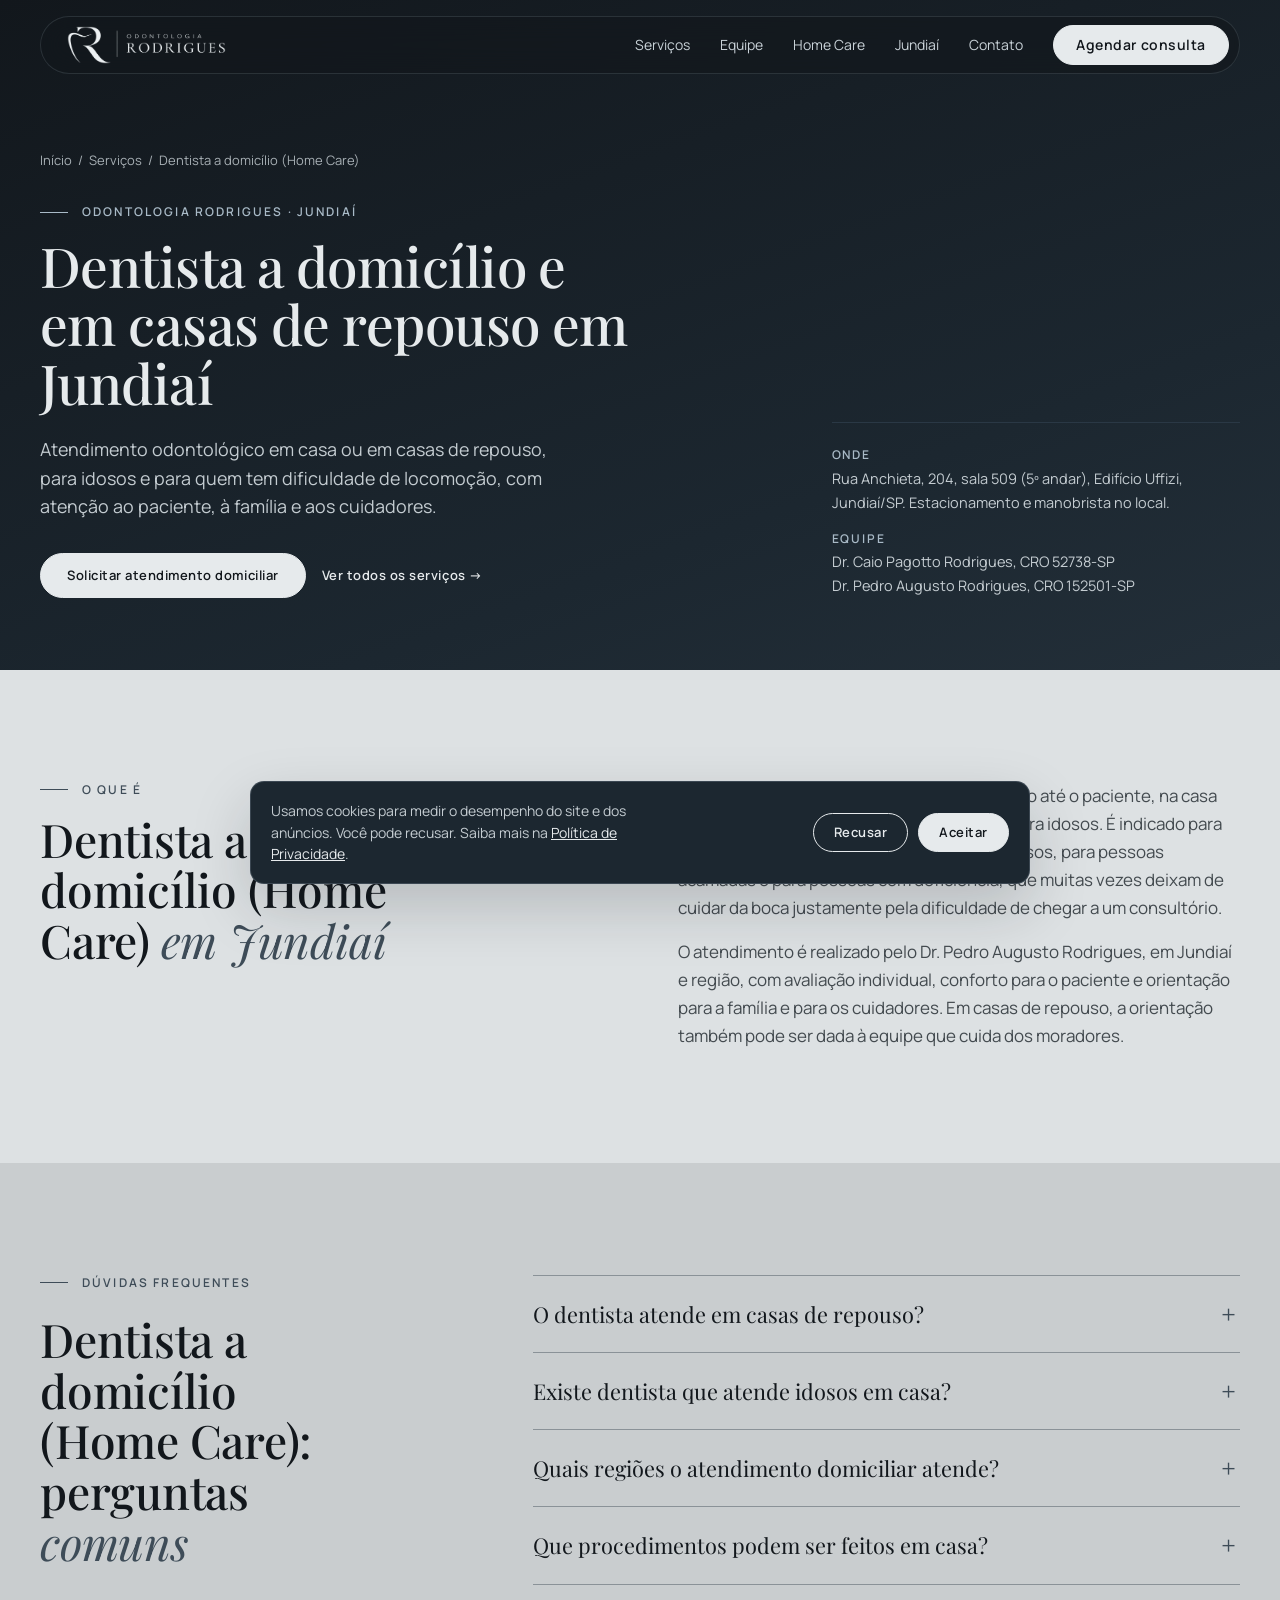
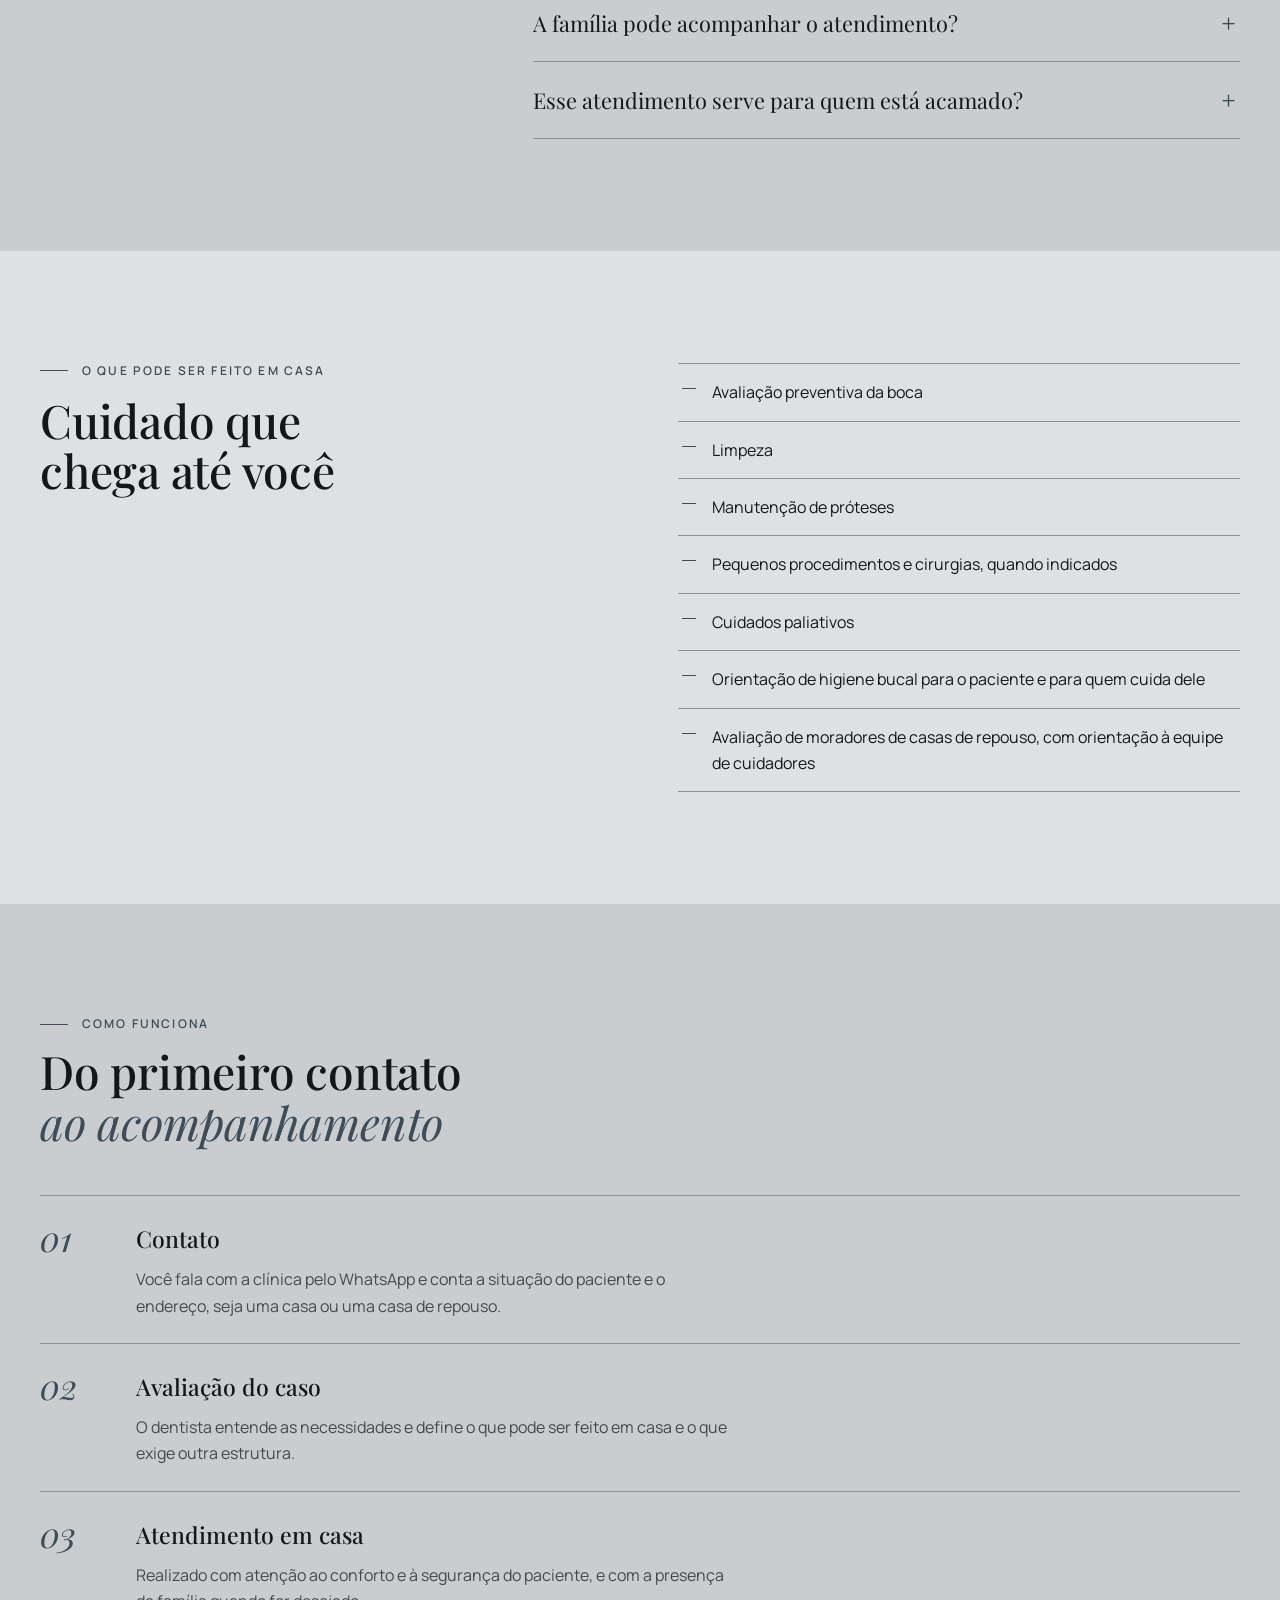
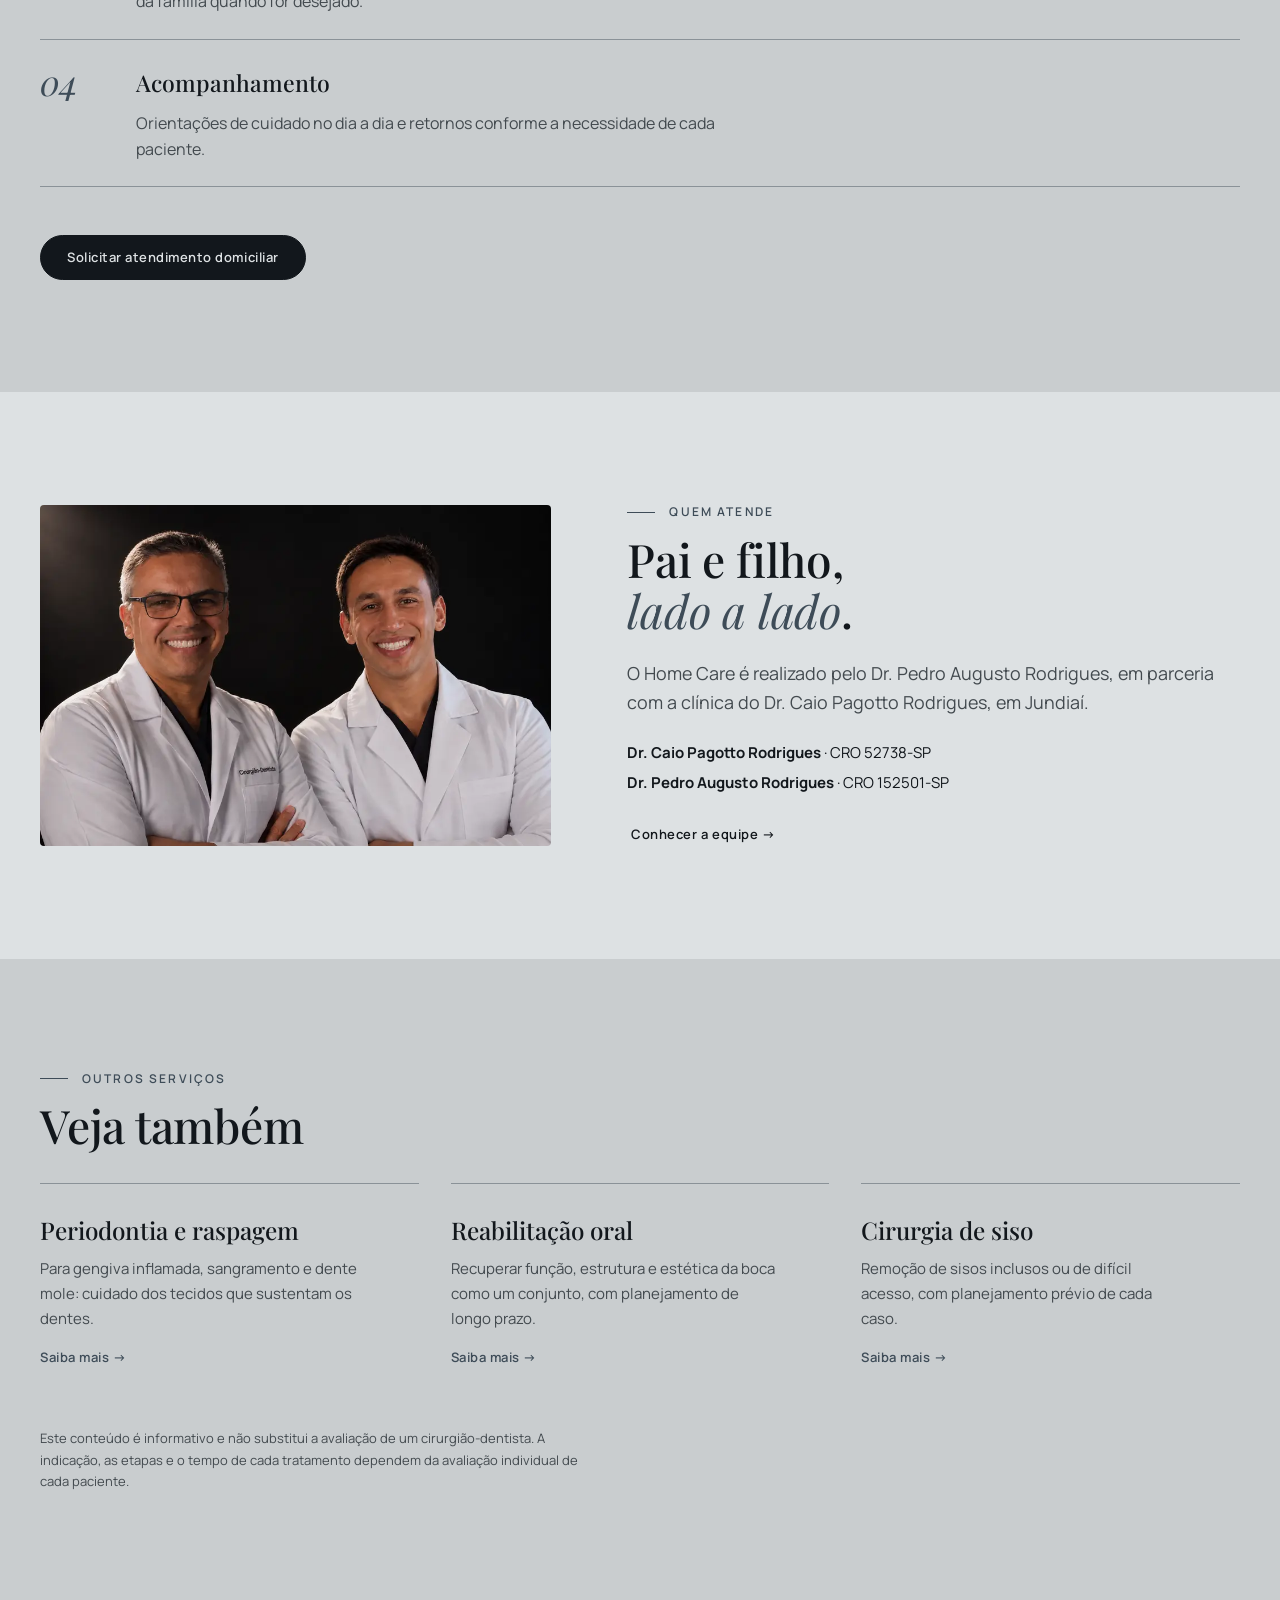
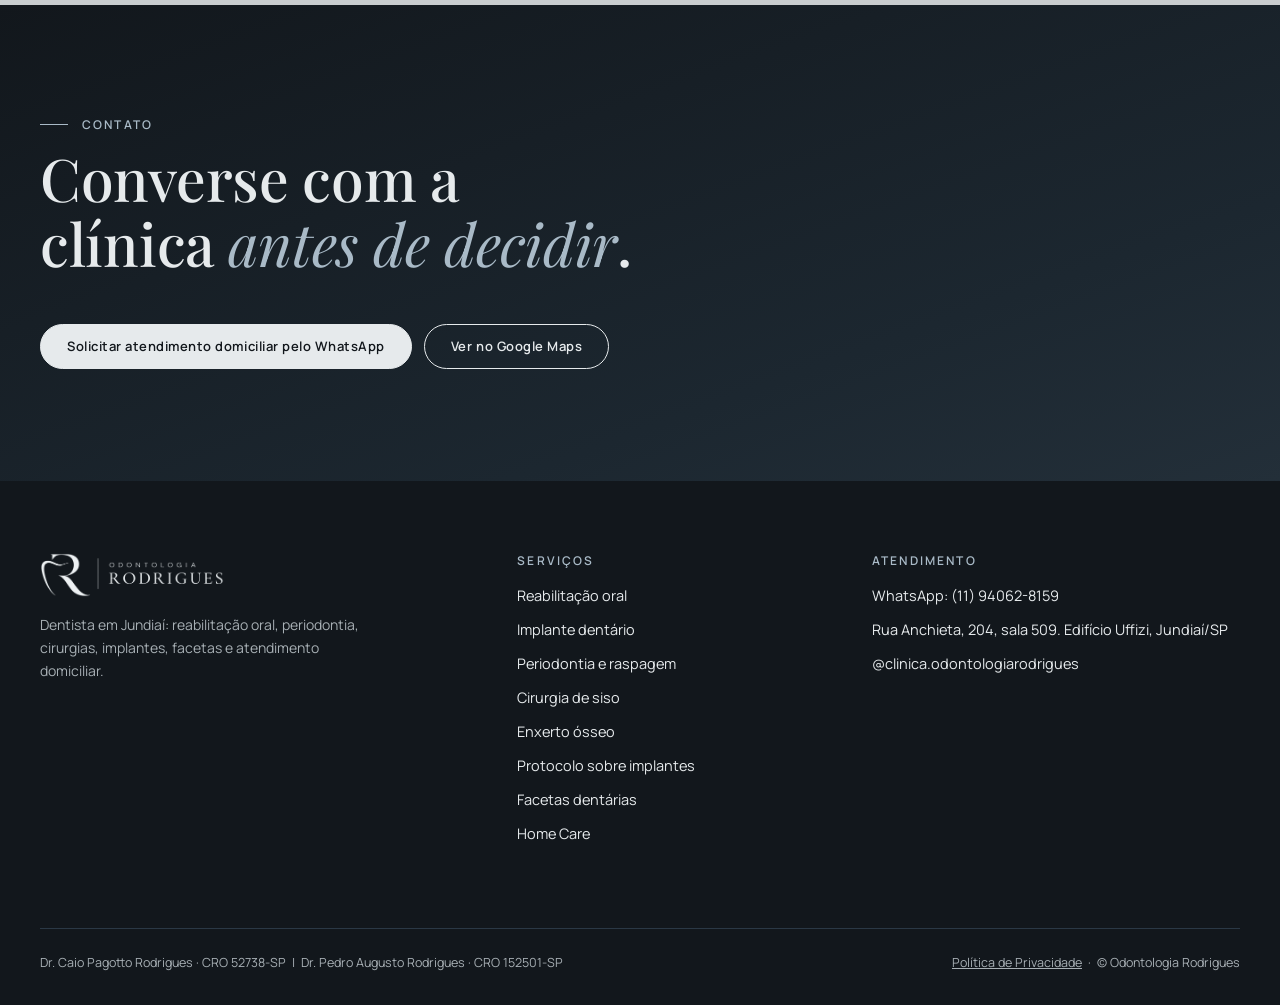
<file: dentista-domiciliar-jundiai/index.html>
<!doctype html>
<html lang="pt-BR">
<head>
<meta charset="utf-8">
<meta name="viewport" content="width=device-width,initial-scale=1">
<title>Dentista em Casa e Casas de Repouso em Jundiaí | Odontologia Rodrigues</title>
<meta name="description" content="Dentista a domicílio em Jundiaí e região: atendimento odontológico em casa e em casas de repouso para idosos, acamados e pessoas com dificuldade de locomoção.">
<link rel="canonical" href="https://odontologiarodrigues.com.br/dentista-domiciliar-jundiai/">
<meta name="theme-color" content="#12171c">
<meta property="og:type" content="website">
<meta property="og:locale" content="pt_BR">
<meta property="og:site_name" content="Odontologia Rodrigues">
<meta property="og:title" content="Dentista em Casa e Casas de Repouso em Jundiaí | Odontologia Rodrigues">
<meta property="og:description" content="Dentista a domicílio em Jundiaí e região: atendimento odontológico em casa e em casas de repouso para idosos, acamados e pessoas com dificuldade de locomoção.">
<meta property="og:url" content="https://odontologiarodrigues.com.br/dentista-domiciliar-jundiai/">
<meta property="og:image" content="https://odontologiarodrigues.com.br/assets/img/og-image.jpg">
<meta property="og:image:width" content="1200">
<meta property="og:image:height" content="630">
<meta name="twitter:card" content="summary_large_image">
<link rel="icon" type="image/png" sizes="32x32" href="/favicon-32.png">
<link rel="apple-touch-icon" href="/apple-touch-icon.png">
<link rel="preload" as="font" type="font/woff2" href="/assets/fonts/playfair-display.woff2" crossorigin>
<link rel="preload" as="font" type="font/woff2" href="/assets/fonts/manrope.woff2" crossorigin>
<link rel="stylesheet" href="/assets/site.css?v=mwkojuc5">
<script type="application/ld+json">{"@context":"https://schema.org","@type":"Dentist","@id":"https://odontologiarodrigues.com.br/#clinica","name":"Odontologia Rodrigues","url":"https://odontologiarodrigues.com.br/","image":"https://odontologiarodrigues.com.br/assets/img/og-image.jpg","logo":"https://odontologiarodrigues.com.br/apple-touch-icon.png","telephone":"+5511940628159","address":{"@type":"PostalAddress","streetAddress":"Rua Anchieta, 204, sala 509","addressLocality":"Jundiaí","addressRegion":"SP","addressCountry":"BR"},"areaServed":[{"@type":"City","name":"Jundiaí"},{"@type":"City","name":"Várzea Paulista"},{"@type":"City","name":"Itupeva"},{"@type":"City","name":"Cabreúva"},{"@type":"City","name":"Louveira"},{"@type":"City","name":"Campo Limpo Paulista"},{"@type":"City","name":"Vinhedo"}],"sameAs":["https://instagram.com/clinica.odontologiarodrigues"],"employee":[{"@type":"Person","name":"Caio Pagotto Rodrigues","jobTitle":"Cirurgião-dentista"},{"@type":"Person","name":"Pedro Augusto Rodrigues","jobTitle":"Cirurgião-dentista"}]}</script>
<script type="application/ld+json">{"@context":"https://schema.org","@type":"Service","name":"Dentista a domicílio (Home Care) em Jundiaí","serviceType":"Dentista a domicílio (Home Care)","description":"Dentista a domicílio em Jundiaí e região: atendimento odontológico em casa e em casas de repouso para idosos, acamados e pessoas com dificuldade de locomoção.","url":"https://odontologiarodrigues.com.br/dentista-domiciliar-jundiai/","areaServed":{"@type":"City","name":"Jundiaí"},"provider":{"@id":"https://odontologiarodrigues.com.br/#clinica"}}</script>
<script type="application/ld+json">{"@context":"https://schema.org","@type":"BreadcrumbList","itemListElement":[{"@type":"ListItem","position":1,"name":"Início","item":"https://odontologiarodrigues.com.br/"},{"@type":"ListItem","position":2,"name":"Serviços","item":"https://odontologiarodrigues.com.br/#servicos"},{"@type":"ListItem","position":3,"name":"Dentista a domicílio (Home Care)","item":"https://odontologiarodrigues.com.br/dentista-domiciliar-jundiai/"}]}</script>
<script type="application/ld+json">{"@context":"https://schema.org","@type":"FAQPage","mainEntity":[{"@type":"Question","name":"O dentista atende em casas de repouso?","acceptedAnswer":{"@type":"Answer","text":"Sim. O atendimento pode ser feito na casa do paciente ou em casas de repouso e residências para idosos, com avaliação individual de cada morador e orientação à equipe de cuidadores."}},{"@type":"Question","name":"Existe dentista que atende idosos em casa?","acceptedAnswer":{"@type":"Answer","text":"Sim. O Home Care é pensado para idosos e para quem tem dificuldade de locomoção, levando a avaliação e os cuidados até o paciente."}},{"@type":"Question","name":"Quais regiões o atendimento domiciliar atende?","acceptedAnswer":{"@type":"Answer","text":"Jundiaí e região, incluindo cidades vizinhas como Várzea Paulista, Itupeva e Cabreúva. Para saber se um endereço específico é atendido, basta falar com a clínica pelo WhatsApp."}},{"@type":"Question","name":"Que procedimentos podem ser feitos em casa?","acceptedAnswer":{"@type":"Answer","text":"Os que forem adequados a cada caso, definidos na avaliação. Quando algo exige a estrutura do consultório, o paciente é orientado sobre o melhor caminho."}},{"@type":"Question","name":"A família pode acompanhar o atendimento?","acceptedAnswer":{"@type":"Answer","text":"Sim. A presença e a orientação da família e dos cuidadores fazem parte do cuidado, principalmente na rotina de higiene."}},{"@type":"Question","name":"Esse atendimento serve para quem está acamado?","acceptedAnswer":{"@type":"Answer","text":"Sim. O Home Care é pensado também para pacientes acamados, com um atendimento adaptado às condições de cada pessoa."}}]}</script>
<script>
  /* IDs do Google. Enquanto vazio, nenhuma tag carrega e o aviso de cookies nao aparece. */
  window.RODRIGUES_TRACKING = { gtmId: "", gtagId: "G-LYC09SLQG9", adsId: "AW-18565728558", whatsappConversionLabel: "AabSCI_A1LYdEK6S6pRF" };
</script>
</head>
<body>
<header id="site-header">
  <div class="wrap">
    <div class="bar">
      <a class="brand" href="/"><img src="/assets/img/logo-horizontal-claro.png" width="1648" height="395" alt="Odontologia Rodrigues"></a>
      <button id="menu-toggle" aria-label="Abrir menu" aria-expanded="false"><span></span></button>
      <nav class="primary" id="primary-nav">
        <a href="/#servicos">Serviços</a>
        <a href="/#doutores">Equipe</a>
        <a href="/dentista-domiciliar-jundiai/">Home Care</a>
        <a href="/#jundiai">Jundiaí</a>
        <a href="/#contato">Contato</a>
        <a class="btn" href="https://wa.me/5511940628159?text=Ol%C3%A1%2C%20gostaria%20de%20agendar%20uma%20consulta." target="_blank" rel="noopener">Agendar consulta</a>
      </nav>
    </div>
  </div>
</header>

<main>

  <section class="svc-hero grad" data-theme="dark">
    <div class="wrap">
      <nav class="crumbs" aria-label="Você está em"><a href="/">Início</a><span>/</span><a href="/#servicos">Serviços</a><span>/</span><span>Dentista a domicílio (Home Care)</span></nav>
      <div class="svc-hero-grid">
        <div>
          <span class="eyebrow">Odontologia Rodrigues · Jundiaí</span>
          <h1 class="d-xl">Dentista a domicílio e em casas de repouso em Jundiaí</h1>
          <p class="lede">Atendimento odontológico em casa ou em casas de repouso, para idosos e para quem tem dificuldade de locomoção, com atenção ao paciente, à família e aos cuidadores.</p>
          <div class="hero-actions">
            <a class="btn" href="https://wa.me/5511940628159?text=Ol%C3%A1%2C%20gostaria%20de%20saber%20mais%20sobre%20o%20atendimento%20odontol%C3%B3gico%20domiciliar." target="_blank" rel="noopener">Solicitar atendimento domiciliar</a>
            <a class="link" href="/#servicos">Ver todos os serviços &rarr;</a>
          </div>
        </div>
        <aside class="svc-aside" aria-label="Informações da clínica">
          <div><strong>Onde</strong>Rua Anchieta, 204, sala 509 (5º andar), Edifício Uffizi, Jundiaí/SP. Estacionamento e manobrista no local.</div>
          <div><strong>Equipe</strong>Dr. Caio Pagotto Rodrigues, CRO 52738-SP<br>Dr. Pedro Augusto Rodrigues, CRO 152501-SP</div>
        </aside>
      </div>
    </div>
  </section>

  <section data-theme="light">
    <div class="wrap two-col">
      <div>
        <span class="eyebrow">O que é</span>
        <h2 class="d-lg">Dentista a domicílio (Home Care) <em>em Jundiaí</em></h2>
      </div>
      <div class="prose-body">
        <p>O Home Care leva o atendimento odontológico até o paciente, na casa dele ou em casas de repouso e residências para idosos. É indicado para quem tem dificuldade de locomoção, para idosos, para pessoas acamadas e para pessoas com deficiência, que muitas vezes deixam de cuidar da boca justamente pela dificuldade de chegar a um consultório.</p>
        <p>O atendimento é realizado pelo Dr. Pedro Augusto Rodrigues, em Jundiaí e região, com avaliação individual, conforto para o paciente e orientação para a família e para os cuidadores. Em casas de repouso, a orientação também pode ser dada à equipe que cuida dos moradores.</p>
      </div>
    </div>
  </section>

  <section id="duvidas" class="sunk" data-theme="light">
    <div class="wrap faq-grid">
      <div>
        <span class="eyebrow">Dúvidas frequentes</span>
        <h2 class="d-lg">Dentista a domicílio (Home Care): perguntas <em>comuns</em></h2>
      </div>
      <div class="faq">
        <details><summary>O dentista atende em casas de repouso?</summary><p>Sim. O atendimento pode ser feito na casa do paciente ou em casas de repouso e residências para idosos, com avaliação individual de cada morador e orientação à equipe de cuidadores.</p></details>
        <details><summary>Existe dentista que atende idosos em casa?</summary><p>Sim. O Home Care é pensado para idosos e para quem tem dificuldade de locomoção, levando a avaliação e os cuidados até o paciente.</p></details>
        <details><summary>Quais regiões o atendimento domiciliar atende?</summary><p>Jundiaí e região, incluindo cidades vizinhas como Várzea Paulista, Itupeva e Cabreúva. Para saber se um endereço específico é atendido, basta falar com a clínica pelo WhatsApp.</p></details>
        <details><summary>Que procedimentos podem ser feitos em casa?</summary><p>Os que forem adequados a cada caso, definidos na avaliação. Quando algo exige a estrutura do consultório, o paciente é orientado sobre o melhor caminho.</p></details>
        <details><summary>A família pode acompanhar o atendimento?</summary><p>Sim. A presença e a orientação da família e dos cuidadores fazem parte do cuidado, principalmente na rotina de higiene.</p></details>
        <details><summary>Esse atendimento serve para quem está acamado?</summary><p>Sim. O Home Care é pensado também para pacientes acamados, com um atendimento adaptado às condições de cada pessoa.</p></details>
      </div>
    </div>
  </section>

  <section data-theme="light">
    <div class="wrap two-col">
      <div>
        <span class="eyebrow">O que pode ser feito em casa</span>
        <h2 class="d-lg">Cuidado que chega até você</h2>
      </div>
      <ul class="checks">
        <li>Avaliação preventiva da boca</li>
        <li>Limpeza</li>
        <li>Manutenção de próteses</li>
        <li>Pequenos procedimentos e cirurgias, quando indicados</li>
        <li>Cuidados paliativos</li>
        <li>Orientação de higiene bucal para o paciente e para quem cuida dele</li>
        <li>Avaliação de moradores de casas de repouso, com orientação à equipe de cuidadores</li>
      </ul>
    </div>
  </section>

  <section class="sunk" data-theme="light">
    <div class="wrap">
      <span class="eyebrow">Como funciona</span>
      <h2 class="d-lg" style="max-width:20ch;margin-top:14px;">Do primeiro contato <em>ao acompanhamento</em></h2>
      <ol class="steps-list">
        <li><span class="n">01</span><div><h3>Contato</h3><p>Você fala com a clínica pelo WhatsApp e conta a situação do paciente e o endereço, seja uma casa ou uma casa de repouso.</p></div></li>
        <li><span class="n">02</span><div><h3>Avaliação do caso</h3><p>O dentista entende as necessidades e define o que pode ser feito em casa e o que exige outra estrutura.</p></div></li>
        <li><span class="n">03</span><div><h3>Atendimento em casa</h3><p>Realizado com atenção ao conforto e à segurança do paciente, e com a presença da família quando for desejado.</p></div></li>
        <li><span class="n">04</span><div><h3>Acompanhamento</h3><p>Orientações de cuidado no dia a dia e retornos conforme a necessidade de cada paciente.</p></div></li>
      </ol>
      <div style="margin-top:var(--space-7);"><a class="btn" href="https://wa.me/5511940628159?text=Ol%C3%A1%2C%20gostaria%20de%20saber%20mais%20sobre%20o%20atendimento%20odontol%C3%B3gico%20domiciliar." target="_blank" rel="noopener">Solicitar atendimento domiciliar</a></div>
    </div>
  </section>

  <section data-theme="light">
    <div class="wrap team-strip">
      <figure><img src="/assets/img/hero-dupla-900.webp" width="900" height="600" loading="lazy" decoding="async" alt="Dr. Caio Pagotto Rodrigues e Dr. Pedro Augusto Rodrigues"></figure>
      <div>
        <span class="eyebrow">Quem atende</span>
        <h2 class="d-lg" style="margin-top:14px;max-width:16ch;">Pai e filho, <em>lado a lado</em>.</h2>
        <p class="lede" style="margin-top:var(--space-5);">O Home Care é realizado pelo Dr. Pedro Augusto Rodrigues, em parceria com a clínica do Dr. Caio Pagotto Rodrigues, em Jundiaí.</p>
        <div class="names"><span><strong>Dr. Caio Pagotto Rodrigues</strong> · CRO 52738-SP</span><span><strong>Dr. Pedro Augusto Rodrigues</strong> · CRO 152501-SP</span></div>
        <div style="margin-top:var(--space-5);"><a class="link" href="/#doutores">Conhecer a equipe &rarr;</a></div>
      </div>
    </div>
  </section>

  <section class="sunk" data-theme="light">
    <div class="wrap">
      <span class="eyebrow">Outros serviços</span>
      <h2 class="d-lg" style="margin-top:14px;max-width:18ch;">Veja também</h2>
      <div class="related">
        <a class="svc-card" href="/periodontia-jundiai/"><h3>Periodontia e raspagem</h3><p>Para gengiva inflamada, sangramento e dente mole: cuidado dos tecidos que sustentam os dentes.</p><span class="more">Saiba mais &rarr;</span></a>
        <a class="svc-card" href="/reabilitacao-oral-jundiai/"><h3>Reabilitação oral</h3><p>Recuperar função, estrutura e estética da boca como um conjunto, com planejamento de longo prazo.</p><span class="more">Saiba mais &rarr;</span></a>
        <a class="svc-card" href="/cirurgia-de-siso-jundiai/"><h3>Cirurgia de siso</h3><p>Remoção de sisos inclusos ou de difícil acesso, com planejamento prévio de cada caso.</p><span class="more">Saiba mais &rarr;</span></a>
      </div>
      <p class="disclaimer">Este conteúdo é informativo e não substitui a avaliação de um cirurgião-dentista. A indicação, as etapas e o tempo de cada tratamento dependem da avaliação individual de cada paciente.</p>
    </div>
  </section>

  <section id="contato" data-theme="dark" class="grad">
    <div class="wrap">
      <span class="eyebrow">Contato</span>
      <h2 class="d-lg" style="margin-top:14px;max-width:18ch;">Converse com a clínica <em>antes de decidir</em>.</h2>
      <div class="contact-actions">
        <a class="btn" href="https://wa.me/5511940628159?text=Ol%C3%A1%2C%20gostaria%20de%20saber%20mais%20sobre%20o%20atendimento%20odontol%C3%B3gico%20domiciliar." target="_blank" rel="noopener">Solicitar atendimento domiciliar pelo WhatsApp</a>
        <a class="btn ghost" href="https://www.google.com/maps/search/?api=1&query=Rua+Anchieta+204+Edif%C3%ADcio+Uffizi+Jundia%C3%AD+SP" target="_blank" rel="noopener">Ver no Google Maps</a>
      </div>
    </div>
  </section>

</main>

<footer data-theme="dark">
  <div class="wrap">
    <div class="foot">
      <div>
        <img class="logo" src="/assets/img/logo-horizontal-claro.png" width="1648" height="395" alt="Odontologia Rodrigues">
        <p>Dentista em Jundiaí: reabilitação oral, periodontia, cirurgias, implantes, facetas e atendimento domiciliar.</p>
      </div>
      <div>
        <h4>Serviços</h4>
        <ul>
          <li><a href="/reabilitacao-oral-jundiai/">Reabilitação oral</a></li>
          <li><a href="/implante-dentario-jundiai/">Implante dentário</a></li>
          <li><a href="/periodontia-jundiai/">Periodontia e raspagem</a></li>
          <li><a href="/cirurgia-de-siso-jundiai/">Cirurgia de siso</a></li>
          <li><a href="/enxerto-osseo-jundiai/">Enxerto ósseo</a></li>
          <li><a href="/protocolo-sobre-implantes-jundiai/">Protocolo sobre implantes</a></li>
          <li><a href="/facetas-dentarias-jundiai/">Facetas dentárias</a></li>
          <li><a href="/dentista-domiciliar-jundiai/">Home Care</a></li>
        </ul>
      </div>
      <div>
        <h4>Atendimento</h4>
        <ul>
          <li><a href="https://wa.me/5511940628159?text=Ol%C3%A1%2C%20gostaria%20de%20agendar%20uma%20consulta." target="_blank" rel="noopener">WhatsApp: (11) 94062-8159</a></li>
          <li><a href="https://www.google.com/maps/search/?api=1&query=Rua+Anchieta+204+Edif%C3%ADcio+Uffizi+Jundia%C3%AD+SP" target="_blank" rel="noopener">Rua Anchieta, 204, sala 509. Edifício Uffizi, Jundiaí/SP</a></li>
          <li><a href="https://instagram.com/clinica.odontologiarodrigues" target="_blank" rel="noopener">@clinica.odontologiarodrigues</a></li>
        </ul>
      </div>
    </div>
    <div class="legal">
      <span>Dr. Caio Pagotto Rodrigues · CRO 52738-SP &nbsp;|&nbsp; Dr. Pedro Augusto Rodrigues · CRO 152501-SP</span>
      <span><a href="/politica-de-privacidade/">Política de Privacidade</a> &nbsp;·&nbsp; © Odontologia Rodrigues</span>
    </div>
  </div>
</footer>

<a class="wa-float" href="https://wa.me/5511940628159?text=Ol%C3%A1%2C%20gostaria%20de%20agendar%20uma%20consulta." target="_blank" rel="noopener" aria-label="Agendar pelo WhatsApp"><svg viewBox="0 0 24 24" fill="currentColor" aria-hidden="true"><path d="M12.04 2a9.9 9.9 0 0 0-8.5 14.9L2 22l5.25-1.38A9.9 9.9 0 1 0 12.04 2Zm0 1.8a8.1 8.1 0 1 1-4.24 15l-.3-.18-3.1.82.83-3.02-.2-.31A8.1 8.1 0 0 1 12.04 3.8Zm-3.2 3.9c-.2 0-.52.07-.8.37-.27.3-1.04 1.02-1.04 2.5s1.07 2.9 1.22 3.1c.15.2 2.1 3.2 5.1 4.5 2.5 1.07 3 .86 3.55.8.55-.05 1.76-.72 2-1.42.25-.7.25-1.3.17-1.42-.07-.12-.27-.2-.57-.35-.3-.15-1.76-.87-2.03-.97-.27-.1-.47-.15-.67.15-.2.3-.77.97-.94 1.17-.17.2-.35.22-.65.07-.3-.15-1.26-.46-2.4-1.48-.88-.79-1.48-1.76-1.65-2.06-.17-.3-.02-.46.13-.6.13-.14.3-.35.45-.52.15-.18.2-.3.3-.5.1-.2.05-.37-.02-.52-.08-.15-.67-1.62-.92-2.2-.24-.58-.49-.5-.67-.51h-.57Z"/></svg><span>Agendar pelo WhatsApp</span></a>
<div id="cookie-banner" class="cookie" data-theme="dark" role="dialog" aria-label="Aviso de cookies" hidden>
  <p>Usamos cookies para medir o desempenho do site e dos anúncios. Você pode recusar. Saiba mais na <a href="/politica-de-privacidade/">Política de Privacidade</a>.</p>
  <div class="cookie-actions">
    <button type="button" class="btn ghost" data-cookie="recusar">Recusar</button>
    <button type="button" class="btn" data-cookie="aceitar">Aceitar</button>
  </div>
</div>
<script src="/assets/site.js?v=mwkojuc5" defer></script>
</body>
</html>
</file>
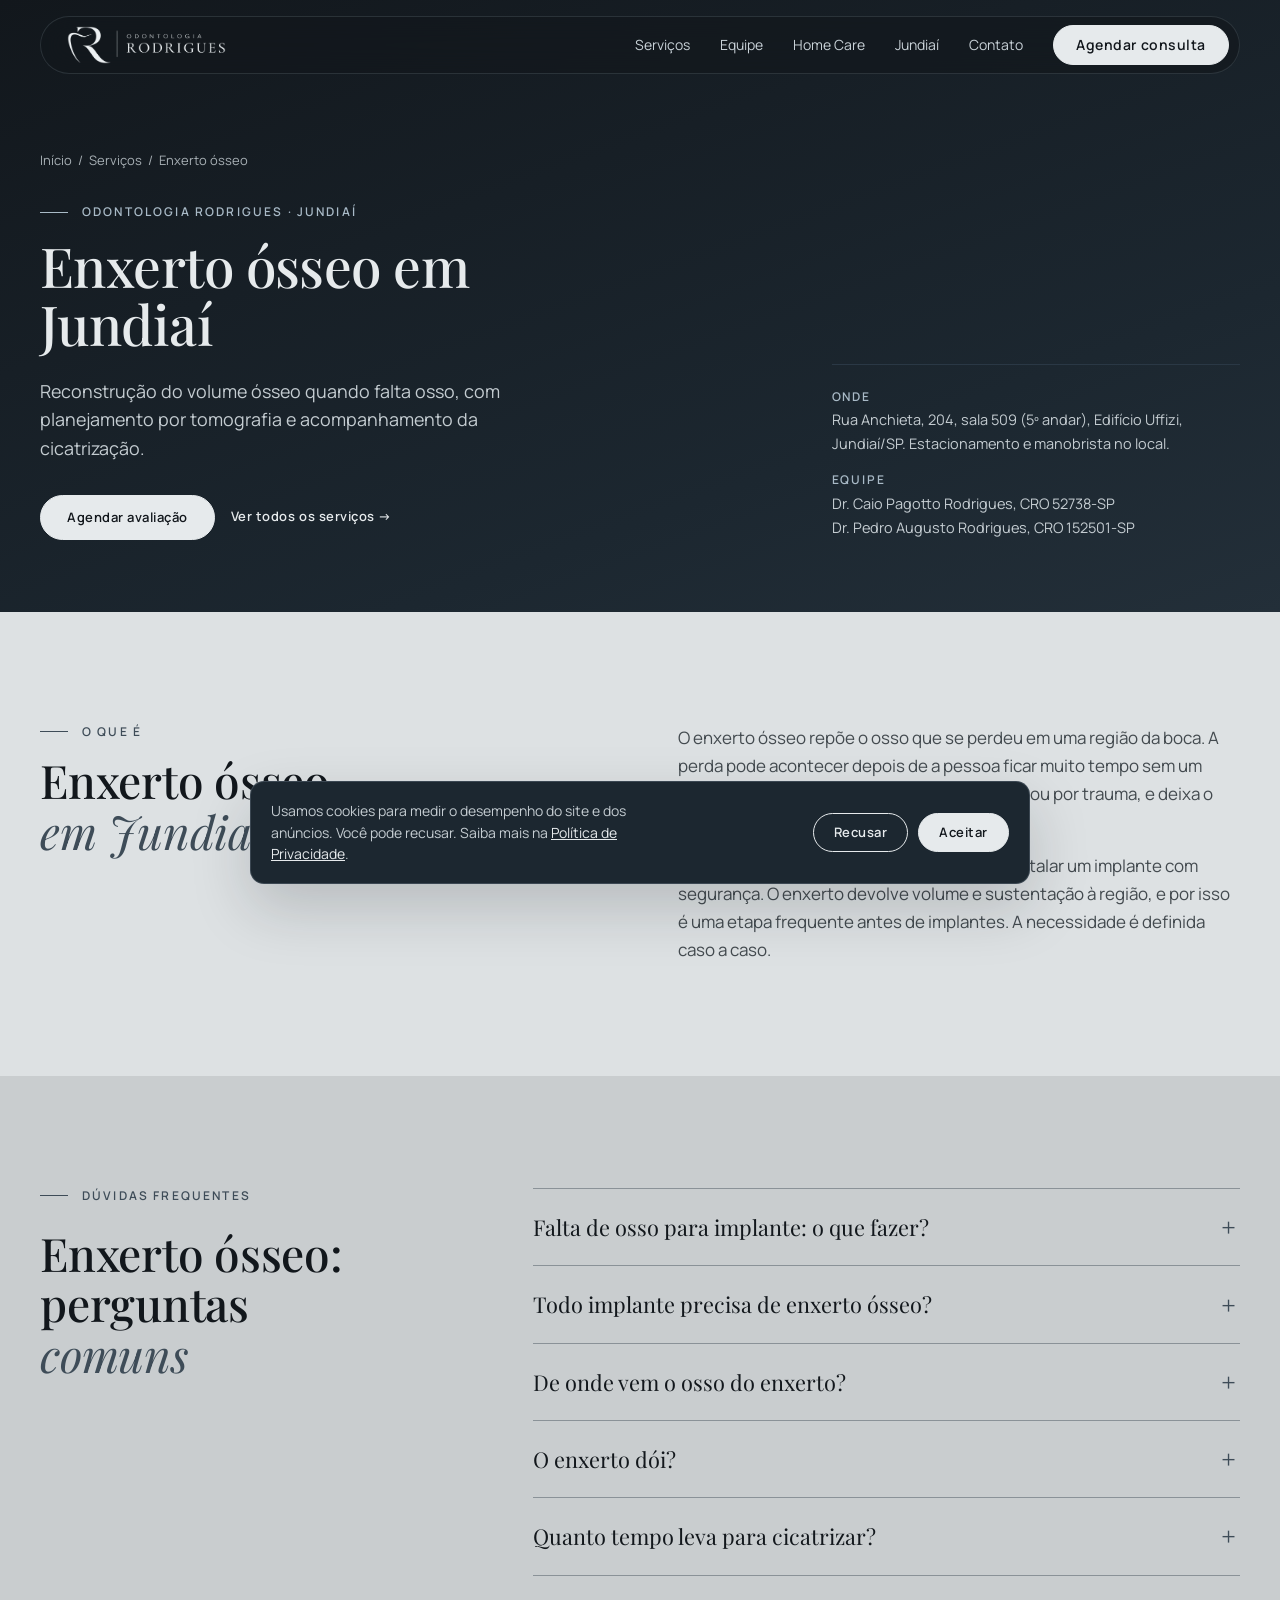
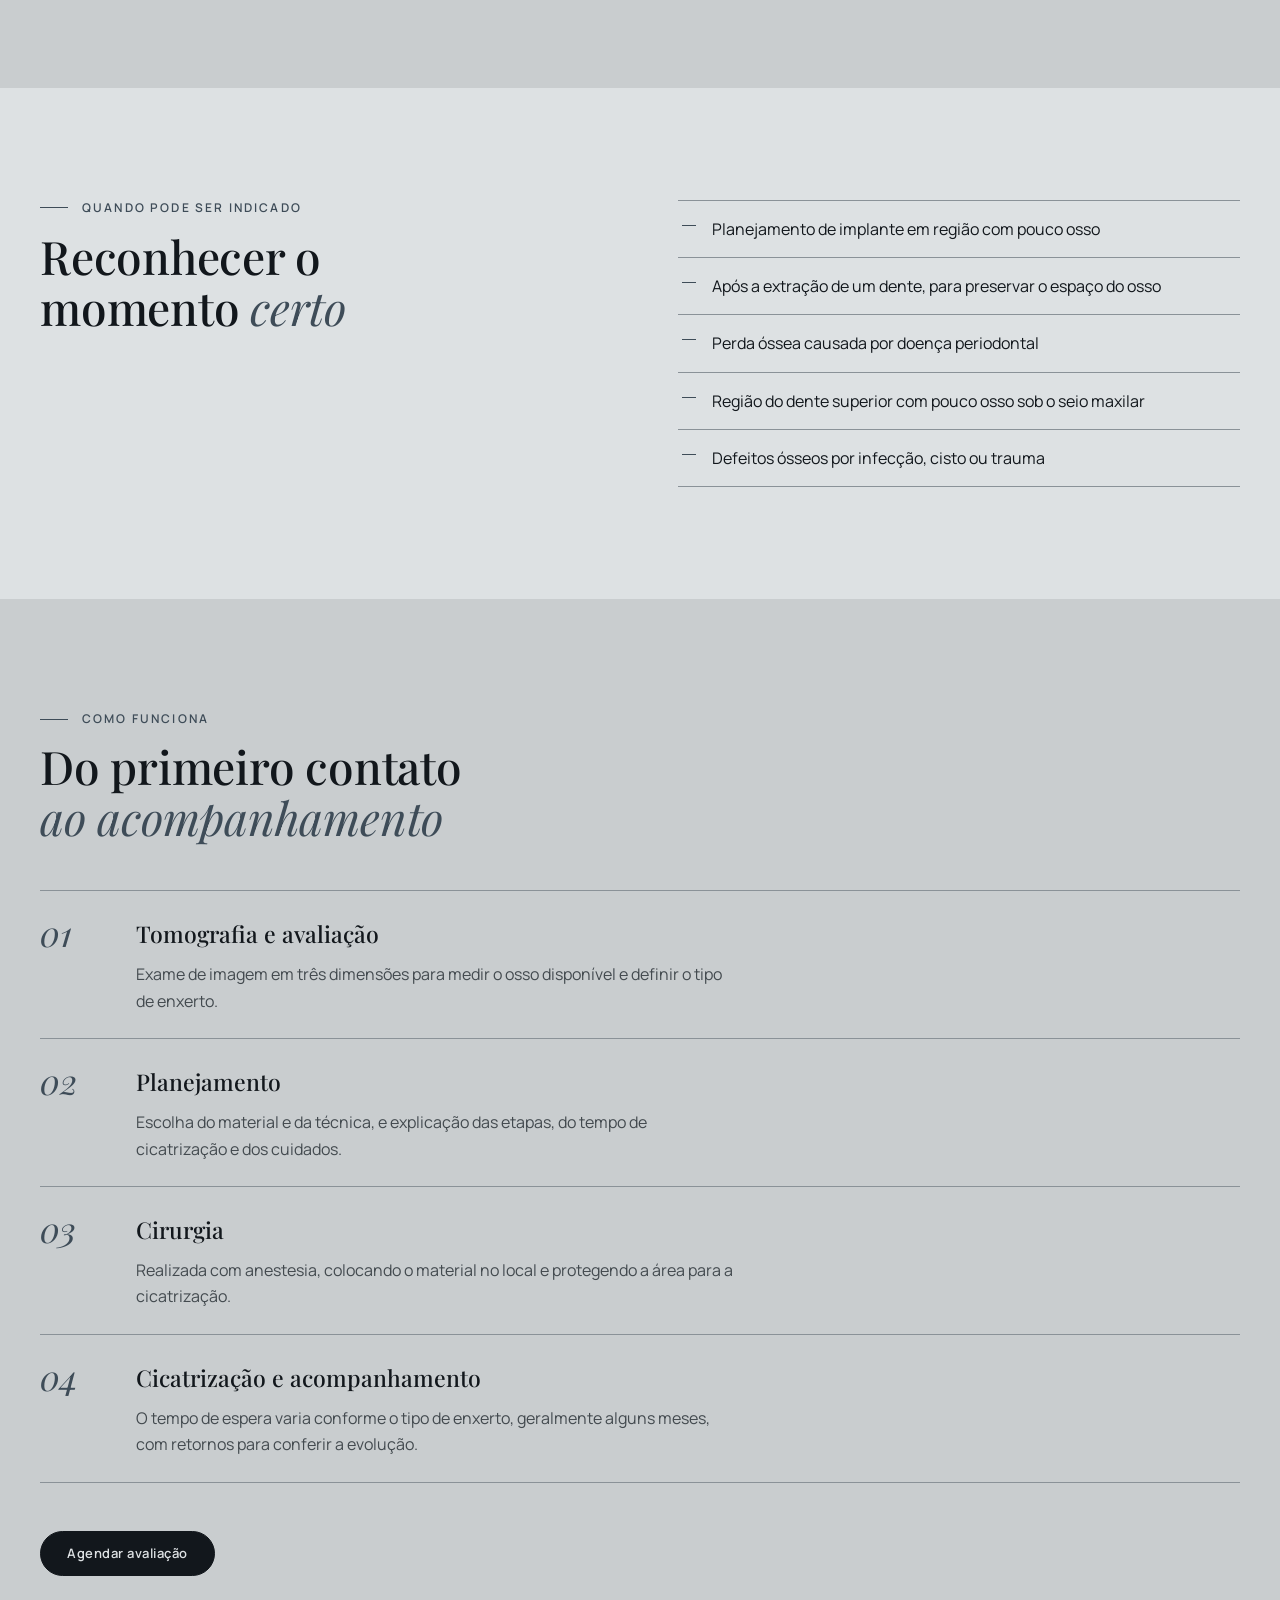
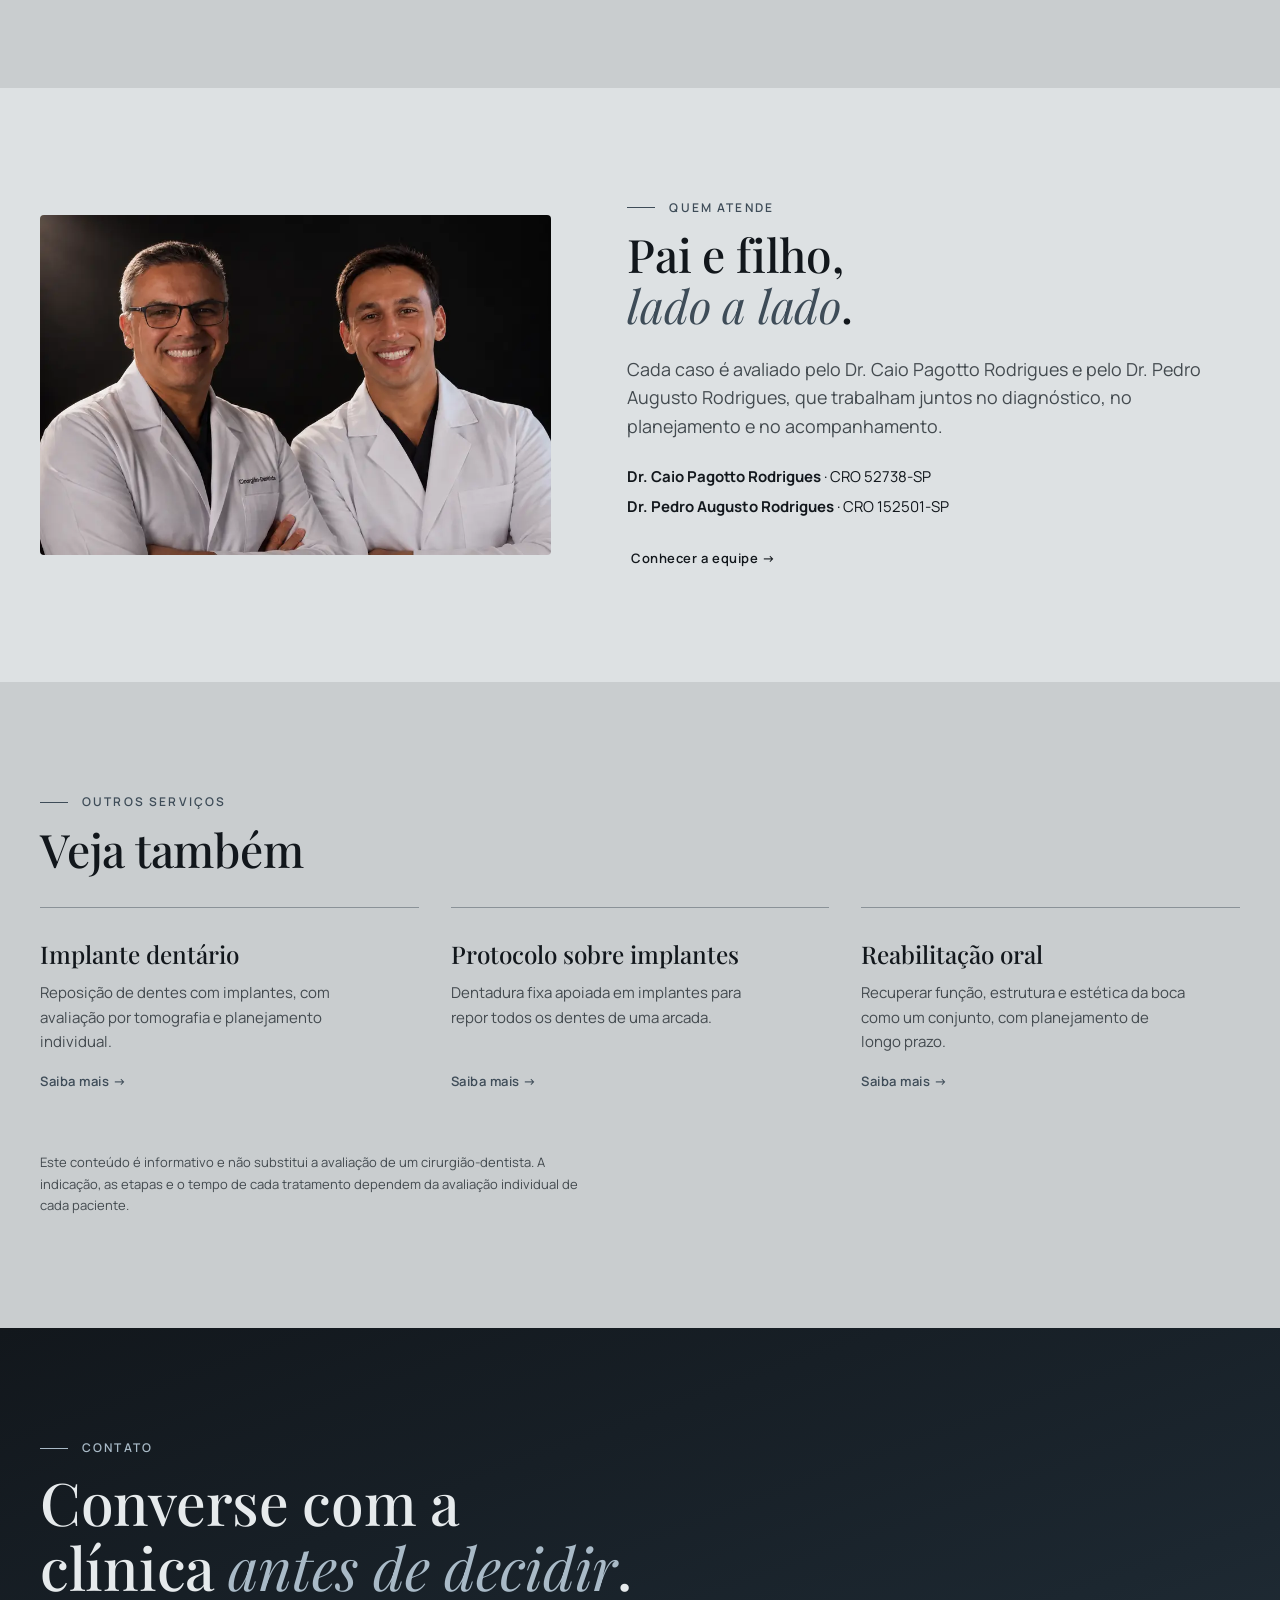
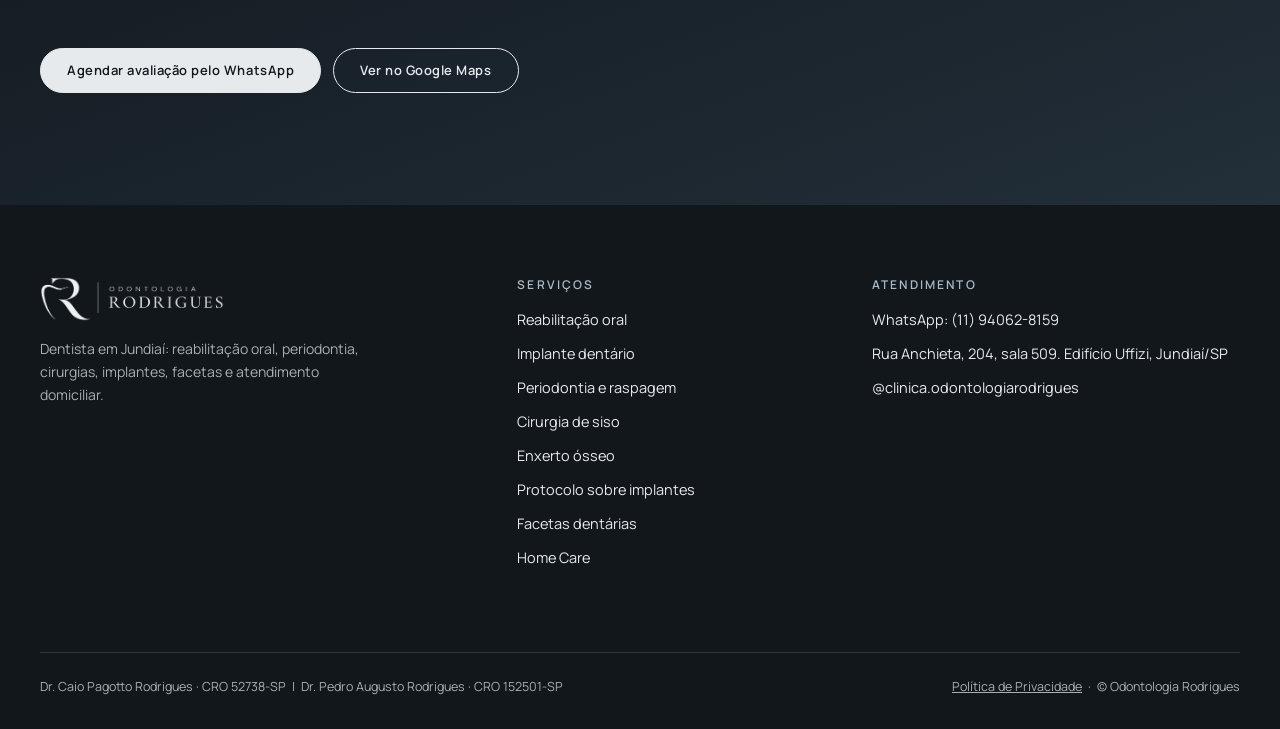
<file: enxerto-osseo-jundiai/index.html>
<!doctype html>
<html lang="pt-BR">
<head>
<meta charset="utf-8">
<meta name="viewport" content="width=device-width,initial-scale=1">
<title>Enxerto Ósseo e Falta de Osso em Jundiaí | Odontologia Rodrigues</title>
<meta name="description" content="Falta de osso para implante? Enxerto ósseo em Jundiaí: reconstrução do osso da boca quando falta volume, com avaliação por tomografia e planejamento.">
<link rel="canonical" href="https://odontologiarodrigues.com.br/enxerto-osseo-jundiai/">
<meta name="theme-color" content="#12171c">
<meta property="og:type" content="website">
<meta property="og:locale" content="pt_BR">
<meta property="og:site_name" content="Odontologia Rodrigues">
<meta property="og:title" content="Enxerto Ósseo e Falta de Osso em Jundiaí | Odontologia Rodrigues">
<meta property="og:description" content="Falta de osso para implante? Enxerto ósseo em Jundiaí: reconstrução do osso da boca quando falta volume, com avaliação por tomografia e planejamento.">
<meta property="og:url" content="https://odontologiarodrigues.com.br/enxerto-osseo-jundiai/">
<meta property="og:image" content="https://odontologiarodrigues.com.br/assets/img/og-image.jpg">
<meta property="og:image:width" content="1200">
<meta property="og:image:height" content="630">
<meta name="twitter:card" content="summary_large_image">
<link rel="icon" type="image/png" sizes="32x32" href="/favicon-32.png">
<link rel="apple-touch-icon" href="/apple-touch-icon.png">
<link rel="preload" as="font" type="font/woff2" href="/assets/fonts/playfair-display.woff2" crossorigin>
<link rel="preload" as="font" type="font/woff2" href="/assets/fonts/manrope.woff2" crossorigin>
<link rel="stylesheet" href="/assets/site.css?v=mwkojuc5">
<script type="application/ld+json">{"@context":"https://schema.org","@type":"Dentist","@id":"https://odontologiarodrigues.com.br/#clinica","name":"Odontologia Rodrigues","url":"https://odontologiarodrigues.com.br/","image":"https://odontologiarodrigues.com.br/assets/img/og-image.jpg","logo":"https://odontologiarodrigues.com.br/apple-touch-icon.png","telephone":"+5511940628159","address":{"@type":"PostalAddress","streetAddress":"Rua Anchieta, 204, sala 509","addressLocality":"Jundiaí","addressRegion":"SP","addressCountry":"BR"},"areaServed":[{"@type":"City","name":"Jundiaí"},{"@type":"City","name":"Várzea Paulista"},{"@type":"City","name":"Itupeva"},{"@type":"City","name":"Cabreúva"},{"@type":"City","name":"Louveira"},{"@type":"City","name":"Campo Limpo Paulista"},{"@type":"City","name":"Vinhedo"}],"sameAs":["https://instagram.com/clinica.odontologiarodrigues"],"employee":[{"@type":"Person","name":"Caio Pagotto Rodrigues","jobTitle":"Cirurgião-dentista"},{"@type":"Person","name":"Pedro Augusto Rodrigues","jobTitle":"Cirurgião-dentista"}]}</script>
<script type="application/ld+json">{"@context":"https://schema.org","@type":"Service","name":"Enxerto ósseo em Jundiaí","serviceType":"Enxerto ósseo","description":"Falta de osso para implante? Enxerto ósseo em Jundiaí: reconstrução do osso da boca quando falta volume, com avaliação por tomografia e planejamento.","url":"https://odontologiarodrigues.com.br/enxerto-osseo-jundiai/","areaServed":{"@type":"City","name":"Jundiaí"},"provider":{"@id":"https://odontologiarodrigues.com.br/#clinica"}}</script>
<script type="application/ld+json">{"@context":"https://schema.org","@type":"BreadcrumbList","itemListElement":[{"@type":"ListItem","position":1,"name":"Início","item":"https://odontologiarodrigues.com.br/"},{"@type":"ListItem","position":2,"name":"Serviços","item":"https://odontologiarodrigues.com.br/#servicos"},{"@type":"ListItem","position":3,"name":"Enxerto ósseo","item":"https://odontologiarodrigues.com.br/enxerto-osseo-jundiai/"}]}</script>
<script type="application/ld+json">{"@context":"https://schema.org","@type":"FAQPage","mainEntity":[{"@type":"Question","name":"Falta de osso para implante: o que fazer?","acceptedAnswer":{"@type":"Answer","text":"Depende de quanto osso existe e de onde. Em alguns casos o enxerto repõe o volume antes do implante, em outros há técnicas que aproveitam melhor o osso disponível. A tomografia mostra qual caminho faz sentido."}},{"@type":"Question","name":"Todo implante precisa de enxerto ósseo?","acceptedAnswer":{"@type":"Answer","text":"Não. Só quando há perda de osso que impede um posicionamento seguro do implante. A tomografia mostra se o enxerto é necessário."}},{"@type":"Question","name":"De onde vem o osso do enxerto?","acceptedAnswer":{"@type":"Answer","text":"Pode vir do próprio paciente, de bancos de osso ou de materiais sintéticos. A escolha depende do tamanho do defeito e da avaliação do dentista."}},{"@type":"Question","name":"O enxerto dói?","acceptedAnswer":{"@type":"Answer","text":"O procedimento é feito com anestesia. Depois, pode haver inchaço e desconforto nos primeiros dias, controlados com as orientações e a medicação indicadas."}},{"@type":"Question","name":"Quanto tempo leva para cicatrizar?","acceptedAnswer":{"@type":"Answer","text":"Varia conforme o tipo de enxerto e a região, e costuma levar alguns meses. O dentista acompanha a evolução e define o momento certo da próxima etapa."}}]}</script>
<script>
  /* IDs do Google. Enquanto vazio, nenhuma tag carrega e o aviso de cookies nao aparece. */
  window.RODRIGUES_TRACKING = { gtmId: "", gtagId: "G-LYC09SLQG9", adsId: "AW-18565728558", whatsappConversionLabel: "AabSCI_A1LYdEK6S6pRF" };
</script>
</head>
<body>
<header id="site-header">
  <div class="wrap">
    <div class="bar">
      <a class="brand" href="/"><img src="/assets/img/logo-horizontal-claro.png" width="1648" height="395" alt="Odontologia Rodrigues"></a>
      <button id="menu-toggle" aria-label="Abrir menu" aria-expanded="false"><span></span></button>
      <nav class="primary" id="primary-nav">
        <a href="/#servicos">Serviços</a>
        <a href="/#doutores">Equipe</a>
        <a href="/dentista-domiciliar-jundiai/">Home Care</a>
        <a href="/#jundiai">Jundiaí</a>
        <a href="/#contato">Contato</a>
        <a class="btn" href="https://wa.me/5511940628159?text=Ol%C3%A1%2C%20gostaria%20de%20agendar%20uma%20consulta." target="_blank" rel="noopener">Agendar consulta</a>
      </nav>
    </div>
  </div>
</header>

<main>

  <section class="svc-hero grad" data-theme="dark">
    <div class="wrap">
      <nav class="crumbs" aria-label="Você está em"><a href="/">Início</a><span>/</span><a href="/#servicos">Serviços</a><span>/</span><span>Enxerto ósseo</span></nav>
      <div class="svc-hero-grid">
        <div>
          <span class="eyebrow">Odontologia Rodrigues · Jundiaí</span>
          <h1 class="d-xl">Enxerto ósseo em Jundiaí</h1>
          <p class="lede">Reconstrução do volume ósseo quando falta osso, com planejamento por tomografia e acompanhamento da cicatrização.</p>
          <div class="hero-actions">
            <a class="btn" href="https://wa.me/5511940628159?text=Ol%C3%A1%2C%20gostaria%20de%20agendar%20uma%20avalia%C3%A7%C3%A3o%20para%20enxerto%20%C3%B3sseo." target="_blank" rel="noopener">Agendar avaliação</a>
            <a class="link" href="/#servicos">Ver todos os serviços &rarr;</a>
          </div>
        </div>
        <aside class="svc-aside" aria-label="Informações da clínica">
          <div><strong>Onde</strong>Rua Anchieta, 204, sala 509 (5º andar), Edifício Uffizi, Jundiaí/SP. Estacionamento e manobrista no local.</div>
          <div><strong>Equipe</strong>Dr. Caio Pagotto Rodrigues, CRO 52738-SP<br>Dr. Pedro Augusto Rodrigues, CRO 152501-SP</div>
        </aside>
      </div>
    </div>
  </section>

  <section data-theme="light">
    <div class="wrap two-col">
      <div>
        <span class="eyebrow">O que é</span>
        <h2 class="d-lg">Enxerto ósseo <em>em Jundiaí</em></h2>
      </div>
      <div class="prose-body">
        <p>O enxerto ósseo repõe o osso que se perdeu em uma região da boca. A perda pode acontecer depois de a pessoa ficar muito tempo sem um dente, por doença periodontal, por infecções ou por trauma, e deixa o osso mais fino ou mais baixo.</p>
        <p>Quando falta osso, nem sempre é possível instalar um implante com segurança. O enxerto devolve volume e sustentação à região, e por isso é uma etapa frequente antes de implantes. A necessidade é definida caso a caso.</p>
      </div>
    </div>
  </section>

  <section id="duvidas" class="sunk" data-theme="light">
    <div class="wrap faq-grid">
      <div>
        <span class="eyebrow">Dúvidas frequentes</span>
        <h2 class="d-lg">Enxerto ósseo: perguntas <em>comuns</em></h2>
      </div>
      <div class="faq">
        <details><summary>Falta de osso para implante: o que fazer?</summary><p>Depende de quanto osso existe e de onde. Em alguns casos o enxerto repõe o volume antes do implante, em outros há técnicas que aproveitam melhor o osso disponível. A tomografia mostra qual caminho faz sentido.</p></details>
        <details><summary>Todo implante precisa de enxerto ósseo?</summary><p>Não. Só quando há perda de osso que impede um posicionamento seguro do implante. A tomografia mostra se o enxerto é necessário.</p></details>
        <details><summary>De onde vem o osso do enxerto?</summary><p>Pode vir do próprio paciente, de bancos de osso ou de materiais sintéticos. A escolha depende do tamanho do defeito e da avaliação do dentista.</p></details>
        <details><summary>O enxerto dói?</summary><p>O procedimento é feito com anestesia. Depois, pode haver inchaço e desconforto nos primeiros dias, controlados com as orientações e a medicação indicadas.</p></details>
        <details><summary>Quanto tempo leva para cicatrizar?</summary><p>Varia conforme o tipo de enxerto e a região, e costuma levar alguns meses. O dentista acompanha a evolução e define o momento certo da próxima etapa.</p></details>
      </div>
    </div>
  </section>

  <section data-theme="light">
    <div class="wrap two-col">
      <div>
        <span class="eyebrow">Quando pode ser indicado</span>
        <h2 class="d-lg">Reconhecer o momento <em>certo</em></h2>
      </div>
      <ul class="checks">
        <li>Planejamento de implante em região com pouco osso</li>
        <li>Após a extração de um dente, para preservar o espaço do osso</li>
        <li>Perda óssea causada por doença periodontal</li>
        <li>Região do dente superior com pouco osso sob o seio maxilar</li>
        <li>Defeitos ósseos por infecção, cisto ou trauma</li>
      </ul>
    </div>
  </section>

  <section class="sunk" data-theme="light">
    <div class="wrap">
      <span class="eyebrow">Como funciona</span>
      <h2 class="d-lg" style="max-width:20ch;margin-top:14px;">Do primeiro contato <em>ao acompanhamento</em></h2>
      <ol class="steps-list">
        <li><span class="n">01</span><div><h3>Tomografia e avaliação</h3><p>Exame de imagem em três dimensões para medir o osso disponível e definir o tipo de enxerto.</p></div></li>
        <li><span class="n">02</span><div><h3>Planejamento</h3><p>Escolha do material e da técnica, e explicação das etapas, do tempo de cicatrização e dos cuidados.</p></div></li>
        <li><span class="n">03</span><div><h3>Cirurgia</h3><p>Realizada com anestesia, colocando o material no local e protegendo a área para a cicatrização.</p></div></li>
        <li><span class="n">04</span><div><h3>Cicatrização e acompanhamento</h3><p>O tempo de espera varia conforme o tipo de enxerto, geralmente alguns meses, com retornos para conferir a evolução.</p></div></li>
      </ol>
      <div style="margin-top:var(--space-7);"><a class="btn" href="https://wa.me/5511940628159?text=Ol%C3%A1%2C%20gostaria%20de%20agendar%20uma%20avalia%C3%A7%C3%A3o%20para%20enxerto%20%C3%B3sseo." target="_blank" rel="noopener">Agendar avaliação</a></div>
    </div>
  </section>

  <section data-theme="light">
    <div class="wrap team-strip">
      <figure><img src="/assets/img/hero-dupla-900.webp" width="900" height="600" loading="lazy" decoding="async" alt="Dr. Caio Pagotto Rodrigues e Dr. Pedro Augusto Rodrigues"></figure>
      <div>
        <span class="eyebrow">Quem atende</span>
        <h2 class="d-lg" style="margin-top:14px;max-width:16ch;">Pai e filho, <em>lado a lado</em>.</h2>
        <p class="lede" style="margin-top:var(--space-5);">Cada caso é avaliado pelo Dr. Caio Pagotto Rodrigues e pelo Dr. Pedro Augusto Rodrigues, que trabalham juntos no diagnóstico, no planejamento e no acompanhamento.</p>
        <div class="names"><span><strong>Dr. Caio Pagotto Rodrigues</strong> · CRO 52738-SP</span><span><strong>Dr. Pedro Augusto Rodrigues</strong> · CRO 152501-SP</span></div>
        <div style="margin-top:var(--space-5);"><a class="link" href="/#doutores">Conhecer a equipe &rarr;</a></div>
      </div>
    </div>
  </section>

  <section class="sunk" data-theme="light">
    <div class="wrap">
      <span class="eyebrow">Outros serviços</span>
      <h2 class="d-lg" style="margin-top:14px;max-width:18ch;">Veja também</h2>
      <div class="related">
        <a class="svc-card" href="/implante-dentario-jundiai/"><h3>Implante dentário</h3><p>Reposição de dentes com implantes, com avaliação por tomografia e planejamento individual.</p><span class="more">Saiba mais &rarr;</span></a>
        <a class="svc-card" href="/protocolo-sobre-implantes-jundiai/"><h3>Protocolo sobre implantes</h3><p>Dentadura fixa apoiada em implantes para repor todos os dentes de uma arcada.</p><span class="more">Saiba mais &rarr;</span></a>
        <a class="svc-card" href="/reabilitacao-oral-jundiai/"><h3>Reabilitação oral</h3><p>Recuperar função, estrutura e estética da boca como um conjunto, com planejamento de longo prazo.</p><span class="more">Saiba mais &rarr;</span></a>
      </div>
      <p class="disclaimer">Este conteúdo é informativo e não substitui a avaliação de um cirurgião-dentista. A indicação, as etapas e o tempo de cada tratamento dependem da avaliação individual de cada paciente.</p>
    </div>
  </section>

  <section id="contato" data-theme="dark" class="grad">
    <div class="wrap">
      <span class="eyebrow">Contato</span>
      <h2 class="d-lg" style="margin-top:14px;max-width:18ch;">Converse com a clínica <em>antes de decidir</em>.</h2>
      <div class="contact-actions">
        <a class="btn" href="https://wa.me/5511940628159?text=Ol%C3%A1%2C%20gostaria%20de%20agendar%20uma%20avalia%C3%A7%C3%A3o%20para%20enxerto%20%C3%B3sseo." target="_blank" rel="noopener">Agendar avaliação pelo WhatsApp</a>
        <a class="btn ghost" href="https://www.google.com/maps/search/?api=1&query=Rua+Anchieta+204+Edif%C3%ADcio+Uffizi+Jundia%C3%AD+SP" target="_blank" rel="noopener">Ver no Google Maps</a>
      </div>
    </div>
  </section>

</main>

<footer data-theme="dark">
  <div class="wrap">
    <div class="foot">
      <div>
        <img class="logo" src="/assets/img/logo-horizontal-claro.png" width="1648" height="395" alt="Odontologia Rodrigues">
        <p>Dentista em Jundiaí: reabilitação oral, periodontia, cirurgias, implantes, facetas e atendimento domiciliar.</p>
      </div>
      <div>
        <h4>Serviços</h4>
        <ul>
          <li><a href="/reabilitacao-oral-jundiai/">Reabilitação oral</a></li>
          <li><a href="/implante-dentario-jundiai/">Implante dentário</a></li>
          <li><a href="/periodontia-jundiai/">Periodontia e raspagem</a></li>
          <li><a href="/cirurgia-de-siso-jundiai/">Cirurgia de siso</a></li>
          <li><a href="/enxerto-osseo-jundiai/">Enxerto ósseo</a></li>
          <li><a href="/protocolo-sobre-implantes-jundiai/">Protocolo sobre implantes</a></li>
          <li><a href="/facetas-dentarias-jundiai/">Facetas dentárias</a></li>
          <li><a href="/dentista-domiciliar-jundiai/">Home Care</a></li>
        </ul>
      </div>
      <div>
        <h4>Atendimento</h4>
        <ul>
          <li><a href="https://wa.me/5511940628159?text=Ol%C3%A1%2C%20gostaria%20de%20agendar%20uma%20consulta." target="_blank" rel="noopener">WhatsApp: (11) 94062-8159</a></li>
          <li><a href="https://www.google.com/maps/search/?api=1&query=Rua+Anchieta+204+Edif%C3%ADcio+Uffizi+Jundia%C3%AD+SP" target="_blank" rel="noopener">Rua Anchieta, 204, sala 509. Edifício Uffizi, Jundiaí/SP</a></li>
          <li><a href="https://instagram.com/clinica.odontologiarodrigues" target="_blank" rel="noopener">@clinica.odontologiarodrigues</a></li>
        </ul>
      </div>
    </div>
    <div class="legal">
      <span>Dr. Caio Pagotto Rodrigues · CRO 52738-SP &nbsp;|&nbsp; Dr. Pedro Augusto Rodrigues · CRO 152501-SP</span>
      <span><a href="/politica-de-privacidade/">Política de Privacidade</a> &nbsp;·&nbsp; © Odontologia Rodrigues</span>
    </div>
  </div>
</footer>

<a class="wa-float" href="https://wa.me/5511940628159?text=Ol%C3%A1%2C%20gostaria%20de%20agendar%20uma%20consulta." target="_blank" rel="noopener" aria-label="Agendar pelo WhatsApp"><svg viewBox="0 0 24 24" fill="currentColor" aria-hidden="true"><path d="M12.04 2a9.9 9.9 0 0 0-8.5 14.9L2 22l5.25-1.38A9.9 9.9 0 1 0 12.04 2Zm0 1.8a8.1 8.1 0 1 1-4.24 15l-.3-.18-3.1.82.83-3.02-.2-.31A8.1 8.1 0 0 1 12.04 3.8Zm-3.2 3.9c-.2 0-.52.07-.8.37-.27.3-1.04 1.02-1.04 2.5s1.07 2.9 1.22 3.1c.15.2 2.1 3.2 5.1 4.5 2.5 1.07 3 .86 3.55.8.55-.05 1.76-.72 2-1.42.25-.7.25-1.3.17-1.42-.07-.12-.27-.2-.57-.35-.3-.15-1.76-.87-2.03-.97-.27-.1-.47-.15-.67.15-.2.3-.77.97-.94 1.17-.17.2-.35.22-.65.07-.3-.15-1.26-.46-2.4-1.48-.88-.79-1.48-1.76-1.65-2.06-.17-.3-.02-.46.13-.6.13-.14.3-.35.45-.52.15-.18.2-.3.3-.5.1-.2.05-.37-.02-.52-.08-.15-.67-1.62-.92-2.2-.24-.58-.49-.5-.67-.51h-.57Z"/></svg><span>Agendar pelo WhatsApp</span></a>
<div id="cookie-banner" class="cookie" data-theme="dark" role="dialog" aria-label="Aviso de cookies" hidden>
  <p>Usamos cookies para medir o desempenho do site e dos anúncios. Você pode recusar. Saiba mais na <a href="/politica-de-privacidade/">Política de Privacidade</a>.</p>
  <div class="cookie-actions">
    <button type="button" class="btn ghost" data-cookie="recusar">Recusar</button>
    <button type="button" class="btn" data-cookie="aceitar">Aceitar</button>
  </div>
</div>
<script src="/assets/site.js?v=mwkojuc5" defer></script>
</body>
</html>
</file>
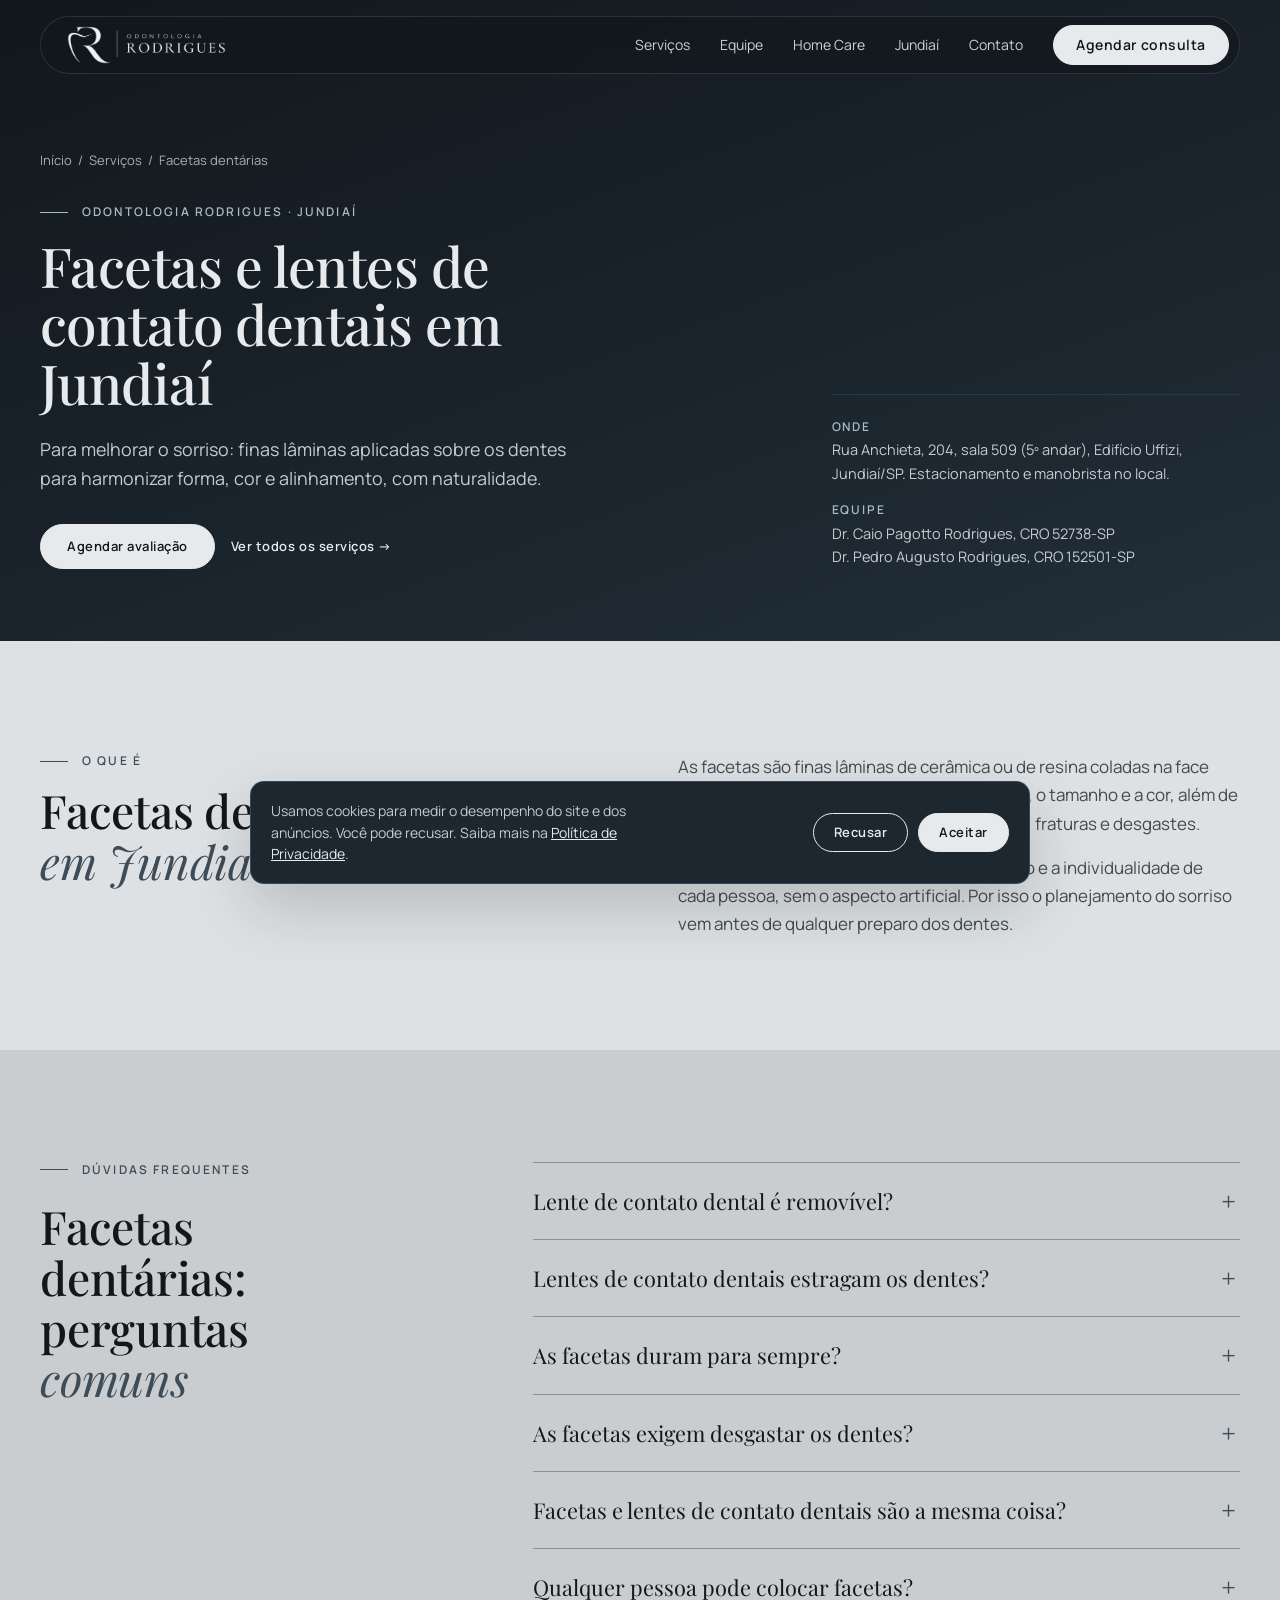
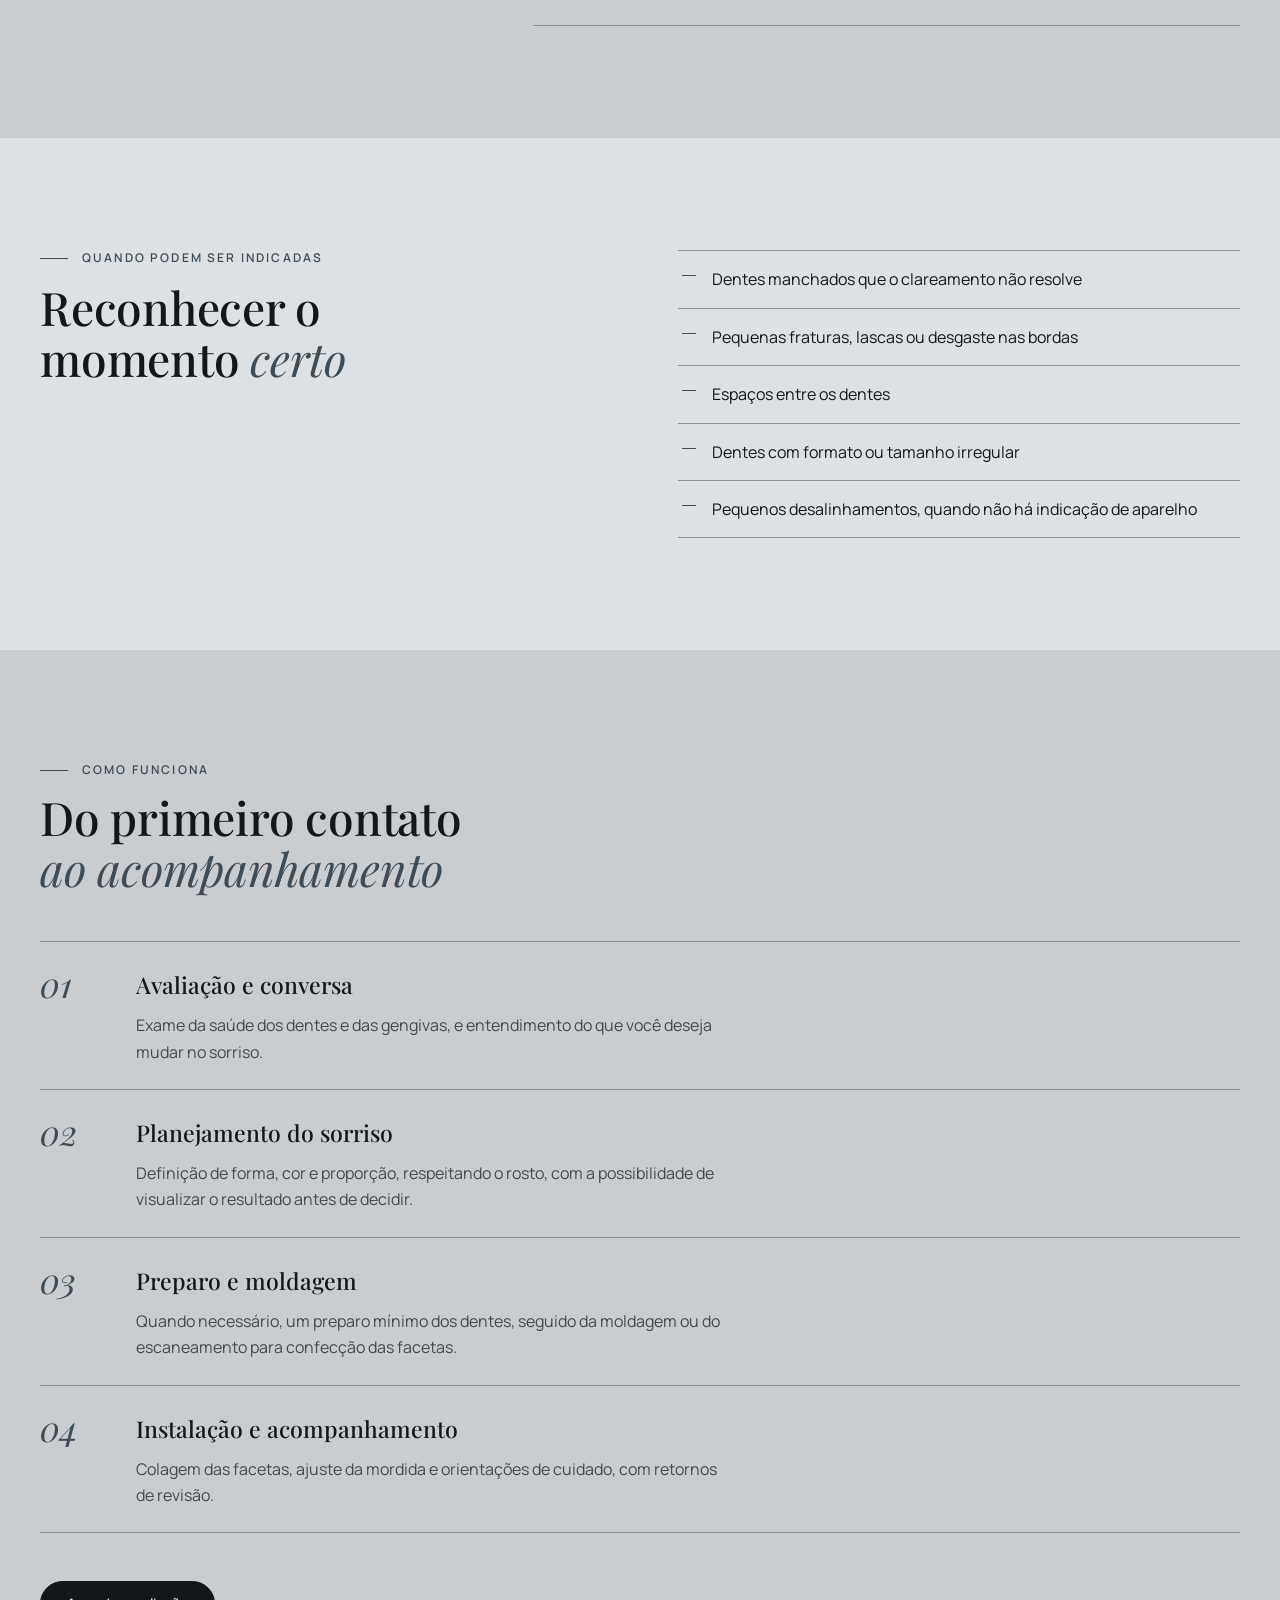
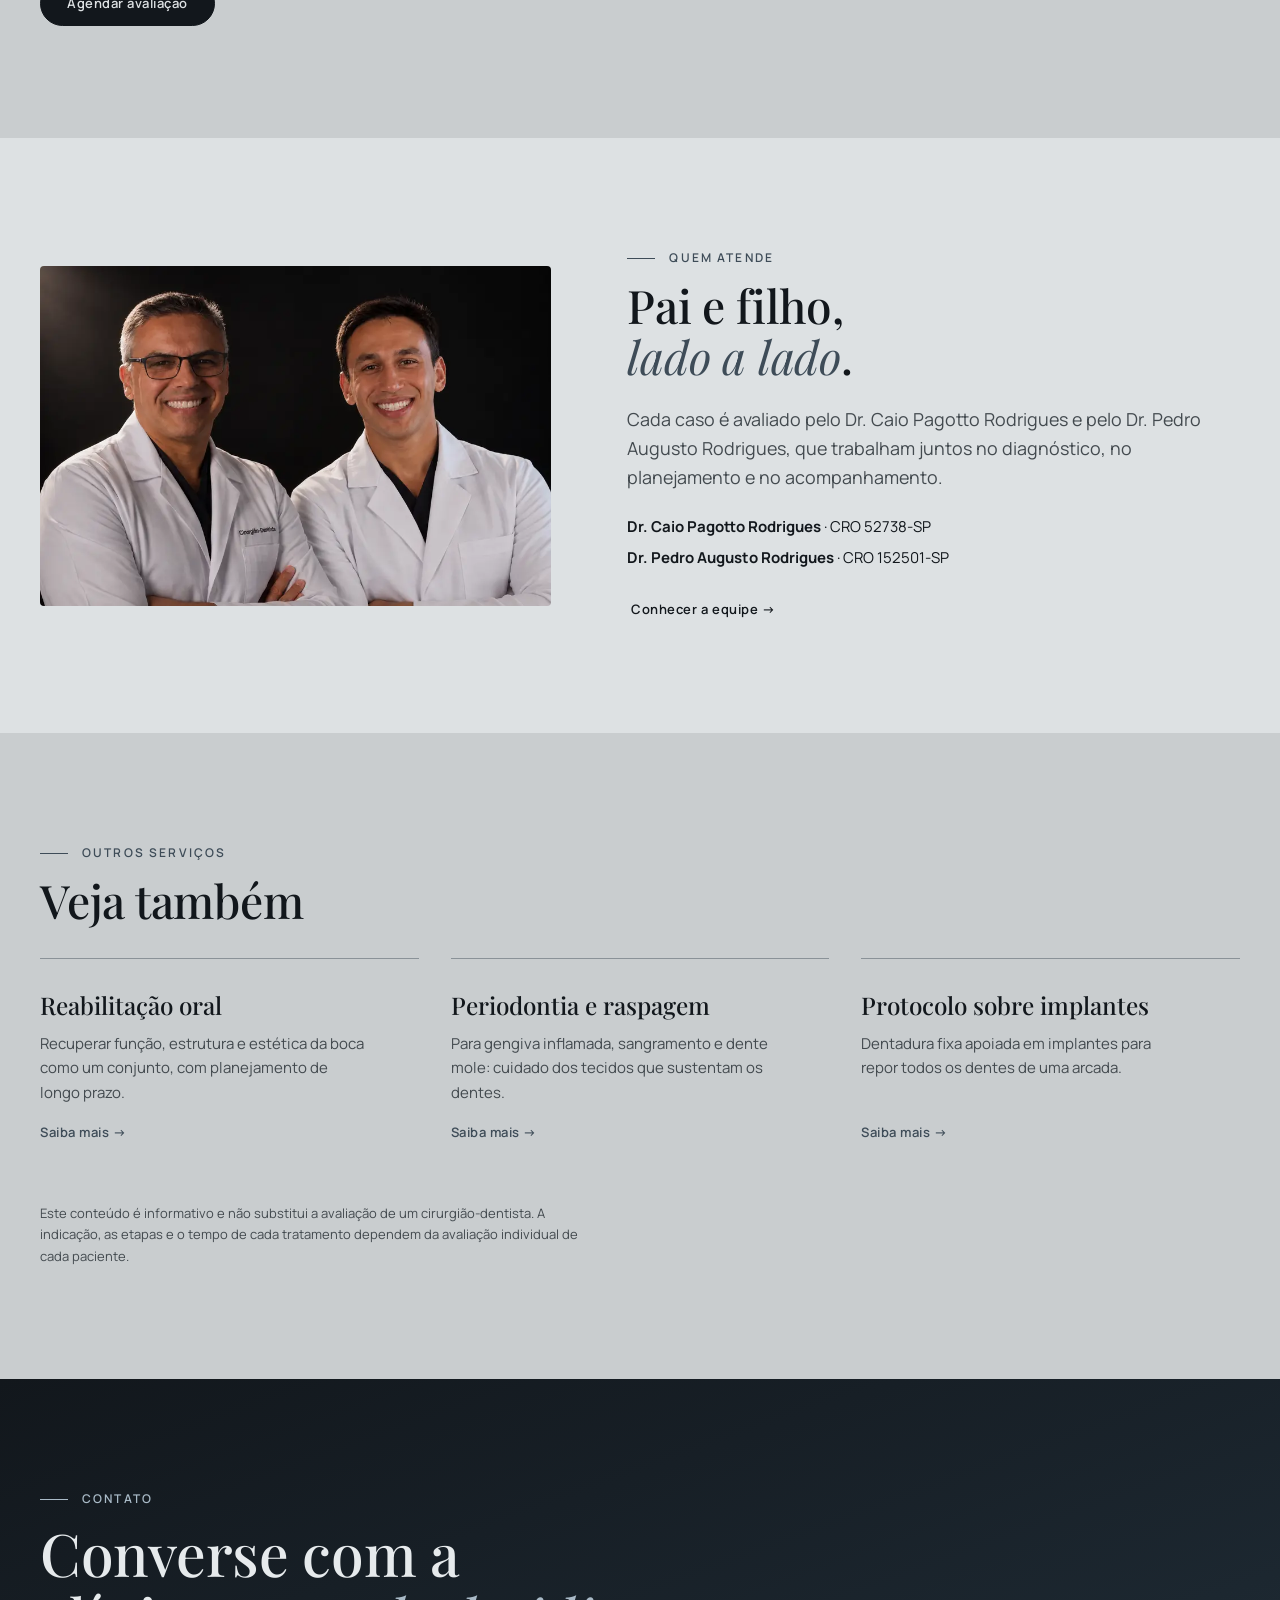
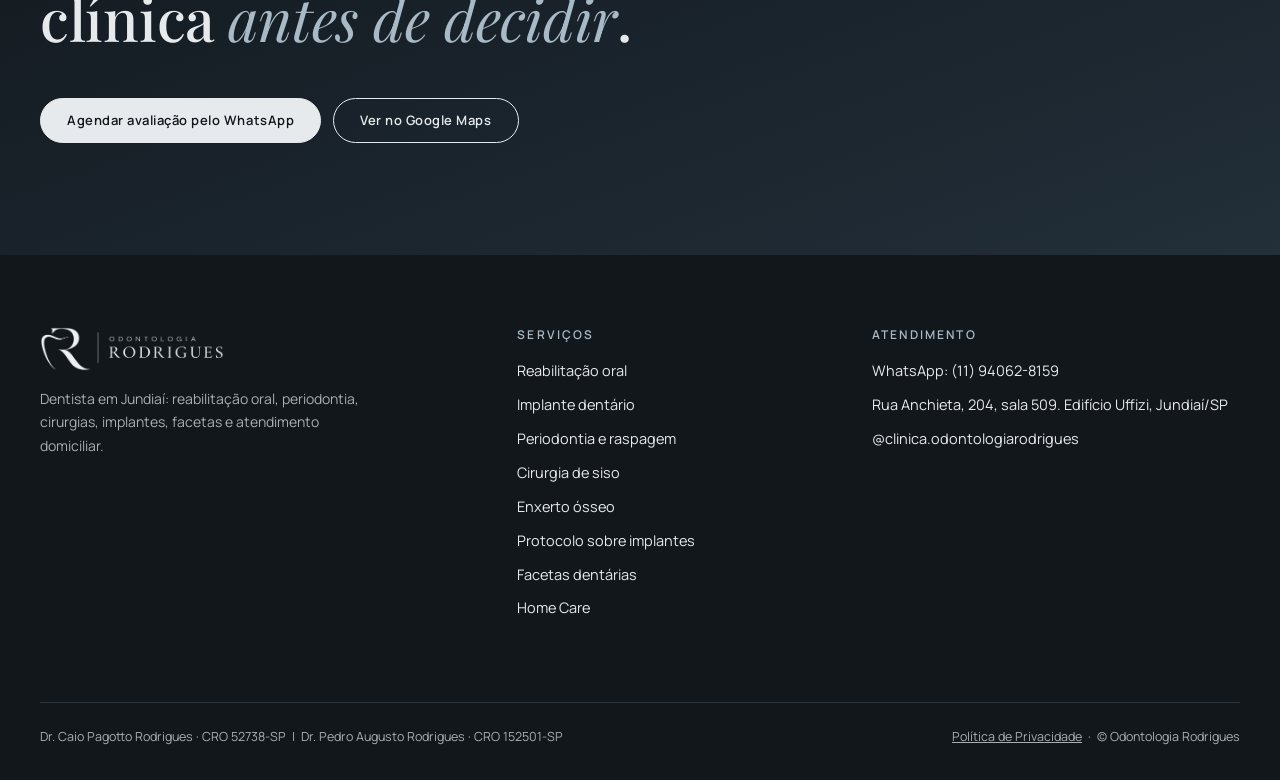
<file: facetas-dentarias-jundiai/index.html>
<!doctype html>
<html lang="pt-BR">
<head>
<meta charset="utf-8">
<meta name="viewport" content="width=device-width,initial-scale=1">
<title>Facetas e Lentes de Contato Dentais em Jundiaí | Odontologia Rodrigues</title>
<meta name="description" content="Facetas e lentes de contato dentais em Jundiaí: finas lâminas sobre os dentes para melhorar o sorriso, harmonizando forma, cor e alinhamento. Avaliação individual.">
<link rel="canonical" href="https://odontologiarodrigues.com.br/facetas-dentarias-jundiai/">
<meta name="theme-color" content="#12171c">
<meta property="og:type" content="website">
<meta property="og:locale" content="pt_BR">
<meta property="og:site_name" content="Odontologia Rodrigues">
<meta property="og:title" content="Facetas e Lentes de Contato Dentais em Jundiaí | Odontologia Rodrigues">
<meta property="og:description" content="Facetas e lentes de contato dentais em Jundiaí: finas lâminas sobre os dentes para melhorar o sorriso, harmonizando forma, cor e alinhamento. Avaliação individual.">
<meta property="og:url" content="https://odontologiarodrigues.com.br/facetas-dentarias-jundiai/">
<meta property="og:image" content="https://odontologiarodrigues.com.br/assets/img/og-image.jpg">
<meta property="og:image:width" content="1200">
<meta property="og:image:height" content="630">
<meta name="twitter:card" content="summary_large_image">
<link rel="icon" type="image/png" sizes="32x32" href="/favicon-32.png">
<link rel="apple-touch-icon" href="/apple-touch-icon.png">
<link rel="preload" as="font" type="font/woff2" href="/assets/fonts/playfair-display.woff2" crossorigin>
<link rel="preload" as="font" type="font/woff2" href="/assets/fonts/manrope.woff2" crossorigin>
<link rel="stylesheet" href="/assets/site.css?v=mwkojuc5">
<script type="application/ld+json">{"@context":"https://schema.org","@type":"Dentist","@id":"https://odontologiarodrigues.com.br/#clinica","name":"Odontologia Rodrigues","url":"https://odontologiarodrigues.com.br/","image":"https://odontologiarodrigues.com.br/assets/img/og-image.jpg","logo":"https://odontologiarodrigues.com.br/apple-touch-icon.png","telephone":"+5511940628159","address":{"@type":"PostalAddress","streetAddress":"Rua Anchieta, 204, sala 509","addressLocality":"Jundiaí","addressRegion":"SP","addressCountry":"BR"},"areaServed":[{"@type":"City","name":"Jundiaí"},{"@type":"City","name":"Várzea Paulista"},{"@type":"City","name":"Itupeva"},{"@type":"City","name":"Cabreúva"},{"@type":"City","name":"Louveira"},{"@type":"City","name":"Campo Limpo Paulista"},{"@type":"City","name":"Vinhedo"}],"sameAs":["https://instagram.com/clinica.odontologiarodrigues"],"employee":[{"@type":"Person","name":"Caio Pagotto Rodrigues","jobTitle":"Cirurgião-dentista"},{"@type":"Person","name":"Pedro Augusto Rodrigues","jobTitle":"Cirurgião-dentista"}]}</script>
<script type="application/ld+json">{"@context":"https://schema.org","@type":"Service","name":"Facetas dentárias em Jundiaí","serviceType":"Facetas dentárias","description":"Facetas e lentes de contato dentais em Jundiaí: finas lâminas sobre os dentes para melhorar o sorriso, harmonizando forma, cor e alinhamento. Avaliação individual.","url":"https://odontologiarodrigues.com.br/facetas-dentarias-jundiai/","areaServed":{"@type":"City","name":"Jundiaí"},"provider":{"@id":"https://odontologiarodrigues.com.br/#clinica"}}</script>
<script type="application/ld+json">{"@context":"https://schema.org","@type":"BreadcrumbList","itemListElement":[{"@type":"ListItem","position":1,"name":"Início","item":"https://odontologiarodrigues.com.br/"},{"@type":"ListItem","position":2,"name":"Serviços","item":"https://odontologiarodrigues.com.br/#servicos"},{"@type":"ListItem","position":3,"name":"Facetas dentárias","item":"https://odontologiarodrigues.com.br/facetas-dentarias-jundiai/"}]}</script>
<script type="application/ld+json">{"@context":"https://schema.org","@type":"FAQPage","mainEntity":[{"@type":"Question","name":"Lente de contato dental é removível?","acceptedAnswer":{"@type":"Answer","text":"Não. As lentes de contato dentais são coladas nos dentes e não se retiram em casa, como o nome pode sugerir. Quem remove ou troca é o dentista, quando necessário."}},{"@type":"Question","name":"Lentes de contato dentais estragam os dentes?","acceptedAnswer":{"@type":"Answer","text":"Quando bem indicadas e bem executadas, não. Como são muito finas, exigem pouco ou nenhum desgaste, mas cada caso tem as próprias indicações e limites, definidos na avaliação."}},{"@type":"Question","name":"As facetas duram para sempre?","acceptedAnswer":{"@type":"Answer","text":"Elas têm boa durabilidade, mas dependem da higiene, de hábitos como ranger os dentes e do acompanhamento periódico. Com o tempo, podem precisar de manutenção ou de troca."}},{"@type":"Question","name":"As facetas exigem desgastar os dentes?","acceptedAnswer":{"@type":"Answer","text":"Em muitos casos, sim, um desgaste mínimo do esmalte, que é irreversível. Isso é explicado com clareza na avaliação, e em alguns casos há alternativas que preservam mais o dente."}},{"@type":"Question","name":"Facetas e lentes de contato dentais são a mesma coisa?","acceptedAnswer":{"@type":"Answer","text":"As lentes são facetas muito finas, que exigem pouco ou nenhum desgaste. A indicação depende do caso, do formato dos dentes e do resultado desejado."}},{"@type":"Question","name":"Qualquer pessoa pode colocar facetas?","acceptedAnswer":{"@type":"Answer","text":"Não. A boca precisa estar saudável, sem cáries ou doença periodontal não tratadas, e a avaliação define se as facetas são a melhor opção."}}]}</script>
<script>
  /* IDs do Google. Enquanto vazio, nenhuma tag carrega e o aviso de cookies nao aparece. */
  window.RODRIGUES_TRACKING = { gtmId: "", gtagId: "G-LYC09SLQG9", adsId: "AW-18565728558", whatsappConversionLabel: "AabSCI_A1LYdEK6S6pRF" };
</script>
</head>
<body>
<header id="site-header">
  <div class="wrap">
    <div class="bar">
      <a class="brand" href="/"><img src="/assets/img/logo-horizontal-claro.png" width="1648" height="395" alt="Odontologia Rodrigues"></a>
      <button id="menu-toggle" aria-label="Abrir menu" aria-expanded="false"><span></span></button>
      <nav class="primary" id="primary-nav">
        <a href="/#servicos">Serviços</a>
        <a href="/#doutores">Equipe</a>
        <a href="/dentista-domiciliar-jundiai/">Home Care</a>
        <a href="/#jundiai">Jundiaí</a>
        <a href="/#contato">Contato</a>
        <a class="btn" href="https://wa.me/5511940628159?text=Ol%C3%A1%2C%20gostaria%20de%20agendar%20uma%20consulta." target="_blank" rel="noopener">Agendar consulta</a>
      </nav>
    </div>
  </div>
</header>

<main>

  <section class="svc-hero grad" data-theme="dark">
    <div class="wrap">
      <nav class="crumbs" aria-label="Você está em"><a href="/">Início</a><span>/</span><a href="/#servicos">Serviços</a><span>/</span><span>Facetas dentárias</span></nav>
      <div class="svc-hero-grid">
        <div>
          <span class="eyebrow">Odontologia Rodrigues · Jundiaí</span>
          <h1 class="d-xl">Facetas e lentes de contato dentais em Jundiaí</h1>
          <p class="lede">Para melhorar o sorriso: finas lâminas aplicadas sobre os dentes para harmonizar forma, cor e alinhamento, com naturalidade.</p>
          <div class="hero-actions">
            <a class="btn" href="https://wa.me/5511940628159?text=Ol%C3%A1%2C%20gostaria%20de%20agendar%20uma%20avalia%C3%A7%C3%A3o%20para%20facetas%20dent%C3%A1rias." target="_blank" rel="noopener">Agendar avaliação</a>
            <a class="link" href="/#servicos">Ver todos os serviços &rarr;</a>
          </div>
        </div>
        <aside class="svc-aside" aria-label="Informações da clínica">
          <div><strong>Onde</strong>Rua Anchieta, 204, sala 509 (5º andar), Edifício Uffizi, Jundiaí/SP. Estacionamento e manobrista no local.</div>
          <div><strong>Equipe</strong>Dr. Caio Pagotto Rodrigues, CRO 52738-SP<br>Dr. Pedro Augusto Rodrigues, CRO 152501-SP</div>
        </aside>
      </div>
    </div>
  </section>

  <section data-theme="light">
    <div class="wrap two-col">
      <div>
        <span class="eyebrow">O que é</span>
        <h2 class="d-lg">Facetas dentárias <em>em Jundiaí</em></h2>
      </div>
      <div class="prose-body">
        <p>As facetas são finas lâminas de cerâmica ou de resina coladas na face visível dos dentes. Elas podem alterar a forma, o tamanho e a cor, além de corrigir pequenos desalinhamentos, espaços, fraturas e desgastes.</p>
        <p>O objetivo é um resultado que respeite o rosto e a individualidade de cada pessoa, sem o aspecto artificial. Por isso o planejamento do sorriso vem antes de qualquer preparo dos dentes.</p>
      </div>
    </div>
  </section>

  <section id="duvidas" class="sunk" data-theme="light">
    <div class="wrap faq-grid">
      <div>
        <span class="eyebrow">Dúvidas frequentes</span>
        <h2 class="d-lg">Facetas dentárias: perguntas <em>comuns</em></h2>
      </div>
      <div class="faq">
        <details><summary>Lente de contato dental é removível?</summary><p>Não. As lentes de contato dentais são coladas nos dentes e não se retiram em casa, como o nome pode sugerir. Quem remove ou troca é o dentista, quando necessário.</p></details>
        <details><summary>Lentes de contato dentais estragam os dentes?</summary><p>Quando bem indicadas e bem executadas, não. Como são muito finas, exigem pouco ou nenhum desgaste, mas cada caso tem as próprias indicações e limites, definidos na avaliação.</p></details>
        <details><summary>As facetas duram para sempre?</summary><p>Elas têm boa durabilidade, mas dependem da higiene, de hábitos como ranger os dentes e do acompanhamento periódico. Com o tempo, podem precisar de manutenção ou de troca.</p></details>
        <details><summary>As facetas exigem desgastar os dentes?</summary><p>Em muitos casos, sim, um desgaste mínimo do esmalte, que é irreversível. Isso é explicado com clareza na avaliação, e em alguns casos há alternativas que preservam mais o dente.</p></details>
        <details><summary>Facetas e lentes de contato dentais são a mesma coisa?</summary><p>As lentes são facetas muito finas, que exigem pouco ou nenhum desgaste. A indicação depende do caso, do formato dos dentes e do resultado desejado.</p></details>
        <details><summary>Qualquer pessoa pode colocar facetas?</summary><p>Não. A boca precisa estar saudável, sem cáries ou doença periodontal não tratadas, e a avaliação define se as facetas são a melhor opção.</p></details>
      </div>
    </div>
  </section>

  <section data-theme="light">
    <div class="wrap two-col">
      <div>
        <span class="eyebrow">Quando podem ser indicadas</span>
        <h2 class="d-lg">Reconhecer o momento <em>certo</em></h2>
      </div>
      <ul class="checks">
        <li>Dentes manchados que o clareamento não resolve</li>
        <li>Pequenas fraturas, lascas ou desgaste nas bordas</li>
        <li>Espaços entre os dentes</li>
        <li>Dentes com formato ou tamanho irregular</li>
        <li>Pequenos desalinhamentos, quando não há indicação de aparelho</li>
      </ul>
    </div>
  </section>

  <section class="sunk" data-theme="light">
    <div class="wrap">
      <span class="eyebrow">Como funciona</span>
      <h2 class="d-lg" style="max-width:20ch;margin-top:14px;">Do primeiro contato <em>ao acompanhamento</em></h2>
      <ol class="steps-list">
        <li><span class="n">01</span><div><h3>Avaliação e conversa</h3><p>Exame da saúde dos dentes e das gengivas, e entendimento do que você deseja mudar no sorriso.</p></div></li>
        <li><span class="n">02</span><div><h3>Planejamento do sorriso</h3><p>Definição de forma, cor e proporção, respeitando o rosto, com a possibilidade de visualizar o resultado antes de decidir.</p></div></li>
        <li><span class="n">03</span><div><h3>Preparo e moldagem</h3><p>Quando necessário, um preparo mínimo dos dentes, seguido da moldagem ou do escaneamento para confecção das facetas.</p></div></li>
        <li><span class="n">04</span><div><h3>Instalação e acompanhamento</h3><p>Colagem das facetas, ajuste da mordida e orientações de cuidado, com retornos de revisão.</p></div></li>
      </ol>
      <div style="margin-top:var(--space-7);"><a class="btn" href="https://wa.me/5511940628159?text=Ol%C3%A1%2C%20gostaria%20de%20agendar%20uma%20avalia%C3%A7%C3%A3o%20para%20facetas%20dent%C3%A1rias." target="_blank" rel="noopener">Agendar avaliação</a></div>
    </div>
  </section>

  <section data-theme="light">
    <div class="wrap team-strip">
      <figure><img src="/assets/img/hero-dupla-900.webp" width="900" height="600" loading="lazy" decoding="async" alt="Dr. Caio Pagotto Rodrigues e Dr. Pedro Augusto Rodrigues"></figure>
      <div>
        <span class="eyebrow">Quem atende</span>
        <h2 class="d-lg" style="margin-top:14px;max-width:16ch;">Pai e filho, <em>lado a lado</em>.</h2>
        <p class="lede" style="margin-top:var(--space-5);">Cada caso é avaliado pelo Dr. Caio Pagotto Rodrigues e pelo Dr. Pedro Augusto Rodrigues, que trabalham juntos no diagnóstico, no planejamento e no acompanhamento.</p>
        <div class="names"><span><strong>Dr. Caio Pagotto Rodrigues</strong> · CRO 52738-SP</span><span><strong>Dr. Pedro Augusto Rodrigues</strong> · CRO 152501-SP</span></div>
        <div style="margin-top:var(--space-5);"><a class="link" href="/#doutores">Conhecer a equipe &rarr;</a></div>
      </div>
    </div>
  </section>

  <section class="sunk" data-theme="light">
    <div class="wrap">
      <span class="eyebrow">Outros serviços</span>
      <h2 class="d-lg" style="margin-top:14px;max-width:18ch;">Veja também</h2>
      <div class="related">
        <a class="svc-card" href="/reabilitacao-oral-jundiai/"><h3>Reabilitação oral</h3><p>Recuperar função, estrutura e estética da boca como um conjunto, com planejamento de longo prazo.</p><span class="more">Saiba mais &rarr;</span></a>
        <a class="svc-card" href="/periodontia-jundiai/"><h3>Periodontia e raspagem</h3><p>Para gengiva inflamada, sangramento e dente mole: cuidado dos tecidos que sustentam os dentes.</p><span class="more">Saiba mais &rarr;</span></a>
        <a class="svc-card" href="/protocolo-sobre-implantes-jundiai/"><h3>Protocolo sobre implantes</h3><p>Dentadura fixa apoiada em implantes para repor todos os dentes de uma arcada.</p><span class="more">Saiba mais &rarr;</span></a>
      </div>
      <p class="disclaimer">Este conteúdo é informativo e não substitui a avaliação de um cirurgião-dentista. A indicação, as etapas e o tempo de cada tratamento dependem da avaliação individual de cada paciente.</p>
    </div>
  </section>

  <section id="contato" data-theme="dark" class="grad">
    <div class="wrap">
      <span class="eyebrow">Contato</span>
      <h2 class="d-lg" style="margin-top:14px;max-width:18ch;">Converse com a clínica <em>antes de decidir</em>.</h2>
      <div class="contact-actions">
        <a class="btn" href="https://wa.me/5511940628159?text=Ol%C3%A1%2C%20gostaria%20de%20agendar%20uma%20avalia%C3%A7%C3%A3o%20para%20facetas%20dent%C3%A1rias." target="_blank" rel="noopener">Agendar avaliação pelo WhatsApp</a>
        <a class="btn ghost" href="https://www.google.com/maps/search/?api=1&query=Rua+Anchieta+204+Edif%C3%ADcio+Uffizi+Jundia%C3%AD+SP" target="_blank" rel="noopener">Ver no Google Maps</a>
      </div>
    </div>
  </section>

</main>

<footer data-theme="dark">
  <div class="wrap">
    <div class="foot">
      <div>
        <img class="logo" src="/assets/img/logo-horizontal-claro.png" width="1648" height="395" alt="Odontologia Rodrigues">
        <p>Dentista em Jundiaí: reabilitação oral, periodontia, cirurgias, implantes, facetas e atendimento domiciliar.</p>
      </div>
      <div>
        <h4>Serviços</h4>
        <ul>
          <li><a href="/reabilitacao-oral-jundiai/">Reabilitação oral</a></li>
          <li><a href="/implante-dentario-jundiai/">Implante dentário</a></li>
          <li><a href="/periodontia-jundiai/">Periodontia e raspagem</a></li>
          <li><a href="/cirurgia-de-siso-jundiai/">Cirurgia de siso</a></li>
          <li><a href="/enxerto-osseo-jundiai/">Enxerto ósseo</a></li>
          <li><a href="/protocolo-sobre-implantes-jundiai/">Protocolo sobre implantes</a></li>
          <li><a href="/facetas-dentarias-jundiai/">Facetas dentárias</a></li>
          <li><a href="/dentista-domiciliar-jundiai/">Home Care</a></li>
        </ul>
      </div>
      <div>
        <h4>Atendimento</h4>
        <ul>
          <li><a href="https://wa.me/5511940628159?text=Ol%C3%A1%2C%20gostaria%20de%20agendar%20uma%20consulta." target="_blank" rel="noopener">WhatsApp: (11) 94062-8159</a></li>
          <li><a href="https://www.google.com/maps/search/?api=1&query=Rua+Anchieta+204+Edif%C3%ADcio+Uffizi+Jundia%C3%AD+SP" target="_blank" rel="noopener">Rua Anchieta, 204, sala 509. Edifício Uffizi, Jundiaí/SP</a></li>
          <li><a href="https://instagram.com/clinica.odontologiarodrigues" target="_blank" rel="noopener">@clinica.odontologiarodrigues</a></li>
        </ul>
      </div>
    </div>
    <div class="legal">
      <span>Dr. Caio Pagotto Rodrigues · CRO 52738-SP &nbsp;|&nbsp; Dr. Pedro Augusto Rodrigues · CRO 152501-SP</span>
      <span><a href="/politica-de-privacidade/">Política de Privacidade</a> &nbsp;·&nbsp; © Odontologia Rodrigues</span>
    </div>
  </div>
</footer>

<a class="wa-float" href="https://wa.me/5511940628159?text=Ol%C3%A1%2C%20gostaria%20de%20agendar%20uma%20consulta." target="_blank" rel="noopener" aria-label="Agendar pelo WhatsApp"><svg viewBox="0 0 24 24" fill="currentColor" aria-hidden="true"><path d="M12.04 2a9.9 9.9 0 0 0-8.5 14.9L2 22l5.25-1.38A9.9 9.9 0 1 0 12.04 2Zm0 1.8a8.1 8.1 0 1 1-4.24 15l-.3-.18-3.1.82.83-3.02-.2-.31A8.1 8.1 0 0 1 12.04 3.8Zm-3.2 3.9c-.2 0-.52.07-.8.37-.27.3-1.04 1.02-1.04 2.5s1.07 2.9 1.22 3.1c.15.2 2.1 3.2 5.1 4.5 2.5 1.07 3 .86 3.55.8.55-.05 1.76-.72 2-1.42.25-.7.25-1.3.17-1.42-.07-.12-.27-.2-.57-.35-.3-.15-1.76-.87-2.03-.97-.27-.1-.47-.15-.67.15-.2.3-.77.97-.94 1.17-.17.2-.35.22-.65.07-.3-.15-1.26-.46-2.4-1.48-.88-.79-1.48-1.76-1.65-2.06-.17-.3-.02-.46.13-.6.13-.14.3-.35.45-.52.15-.18.2-.3.3-.5.1-.2.05-.37-.02-.52-.08-.15-.67-1.62-.92-2.2-.24-.58-.49-.5-.67-.51h-.57Z"/></svg><span>Agendar pelo WhatsApp</span></a>
<div id="cookie-banner" class="cookie" data-theme="dark" role="dialog" aria-label="Aviso de cookies" hidden>
  <p>Usamos cookies para medir o desempenho do site e dos anúncios. Você pode recusar. Saiba mais na <a href="/politica-de-privacidade/">Política de Privacidade</a>.</p>
  <div class="cookie-actions">
    <button type="button" class="btn ghost" data-cookie="recusar">Recusar</button>
    <button type="button" class="btn" data-cookie="aceitar">Aceitar</button>
  </div>
</div>
<script src="/assets/site.js?v=mwkojuc5" defer></script>
</body>
</html>
</file>
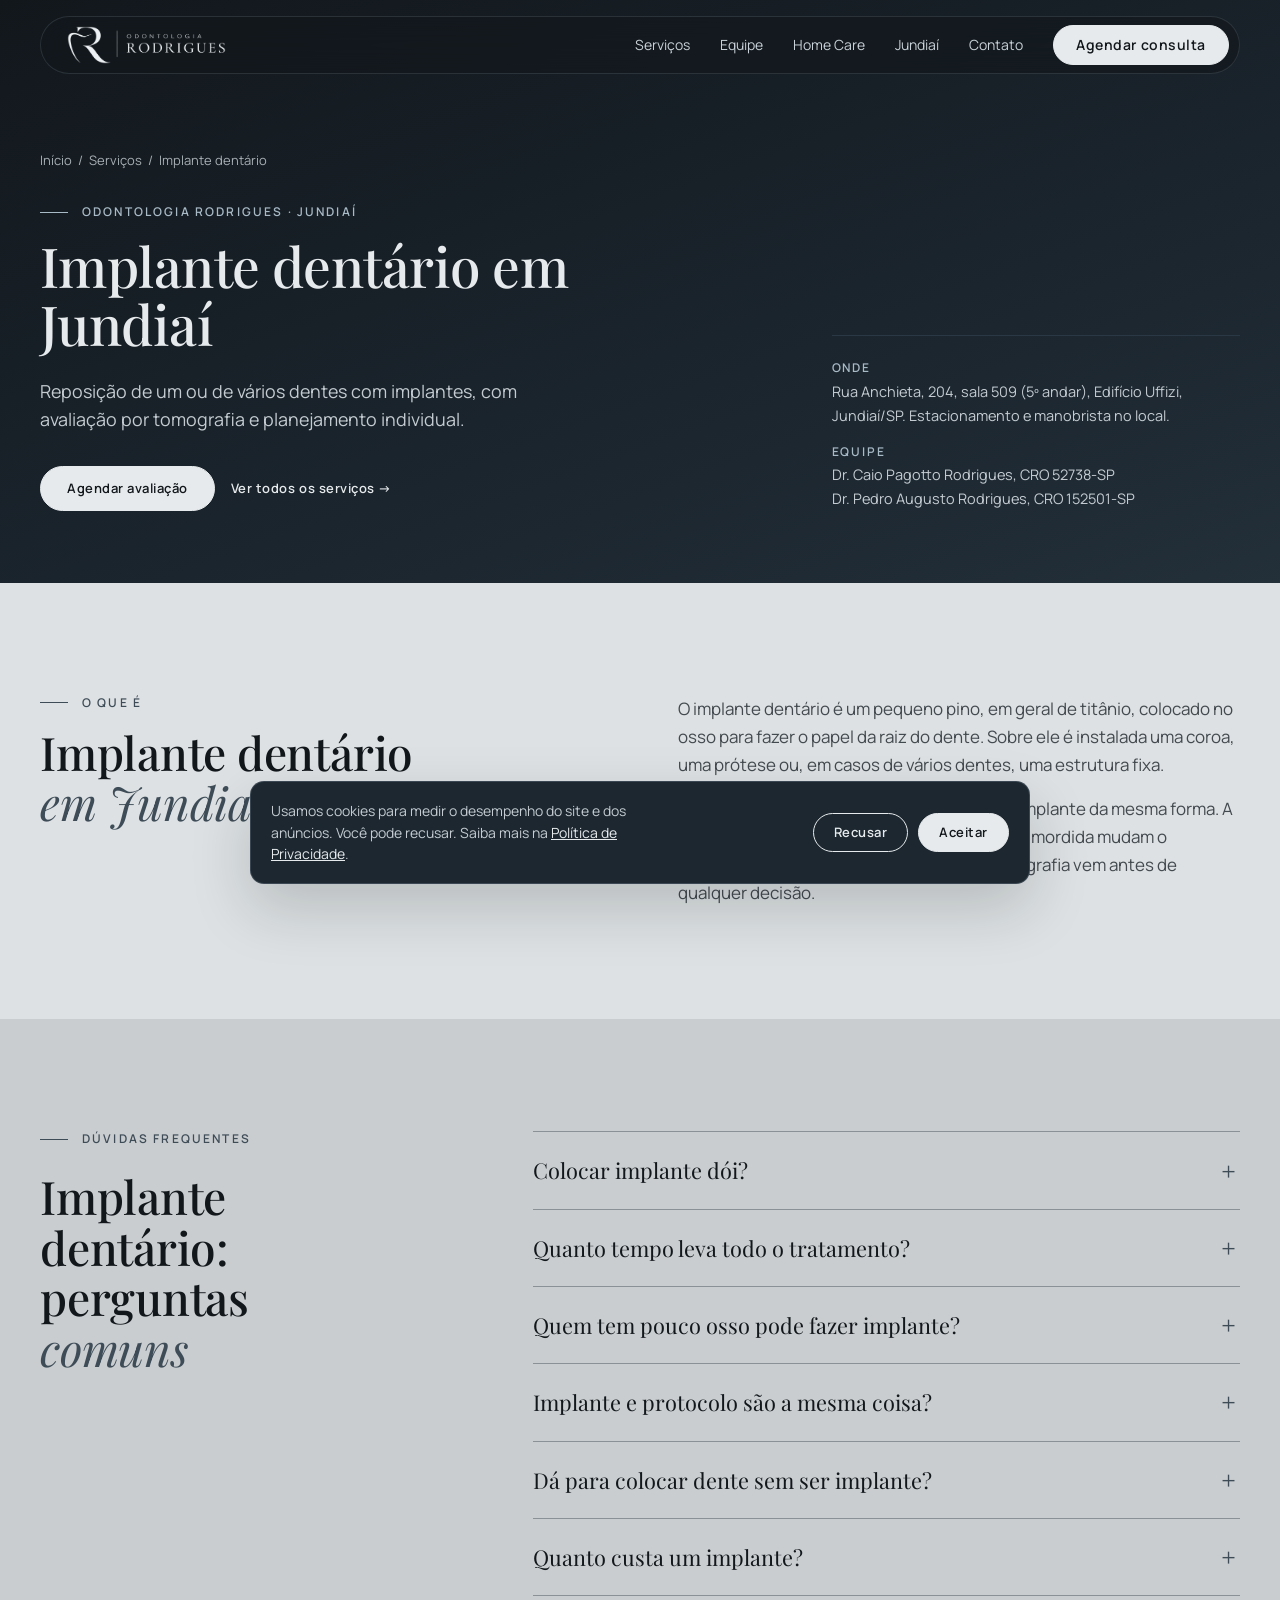
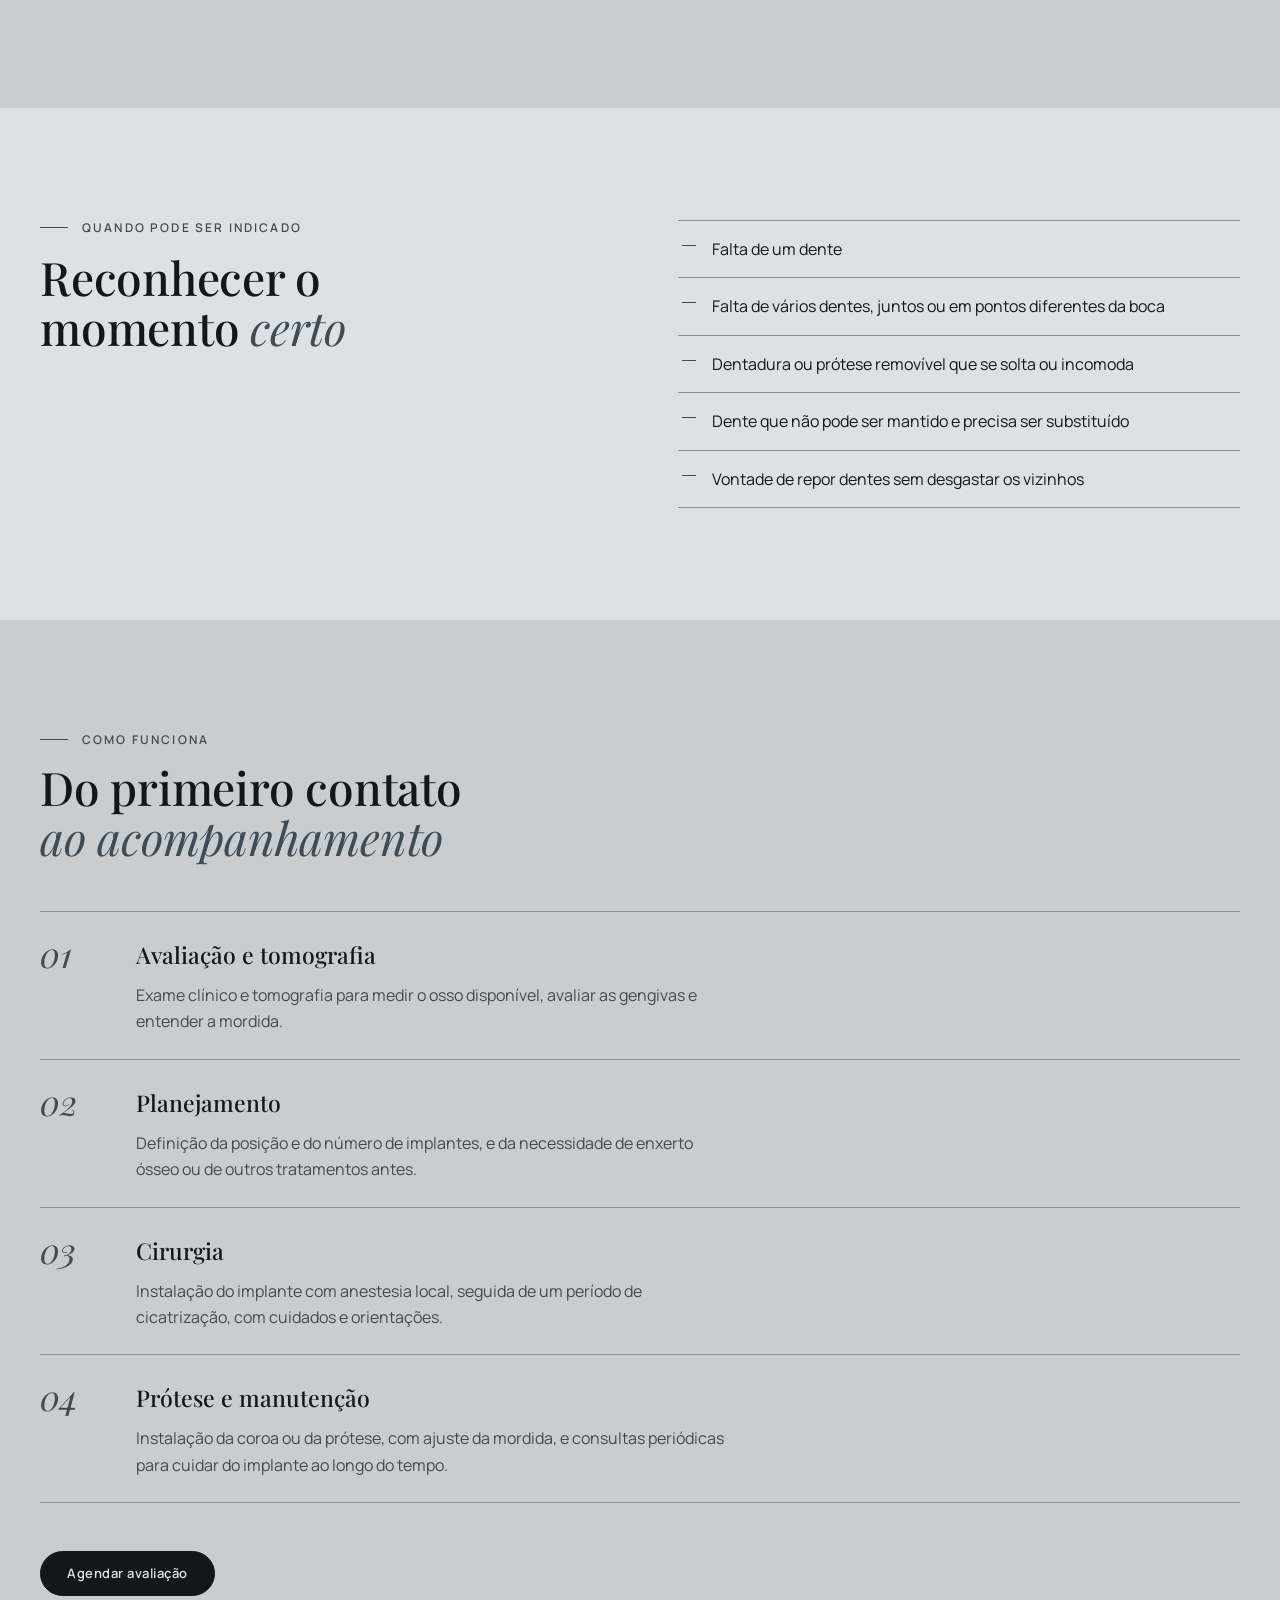
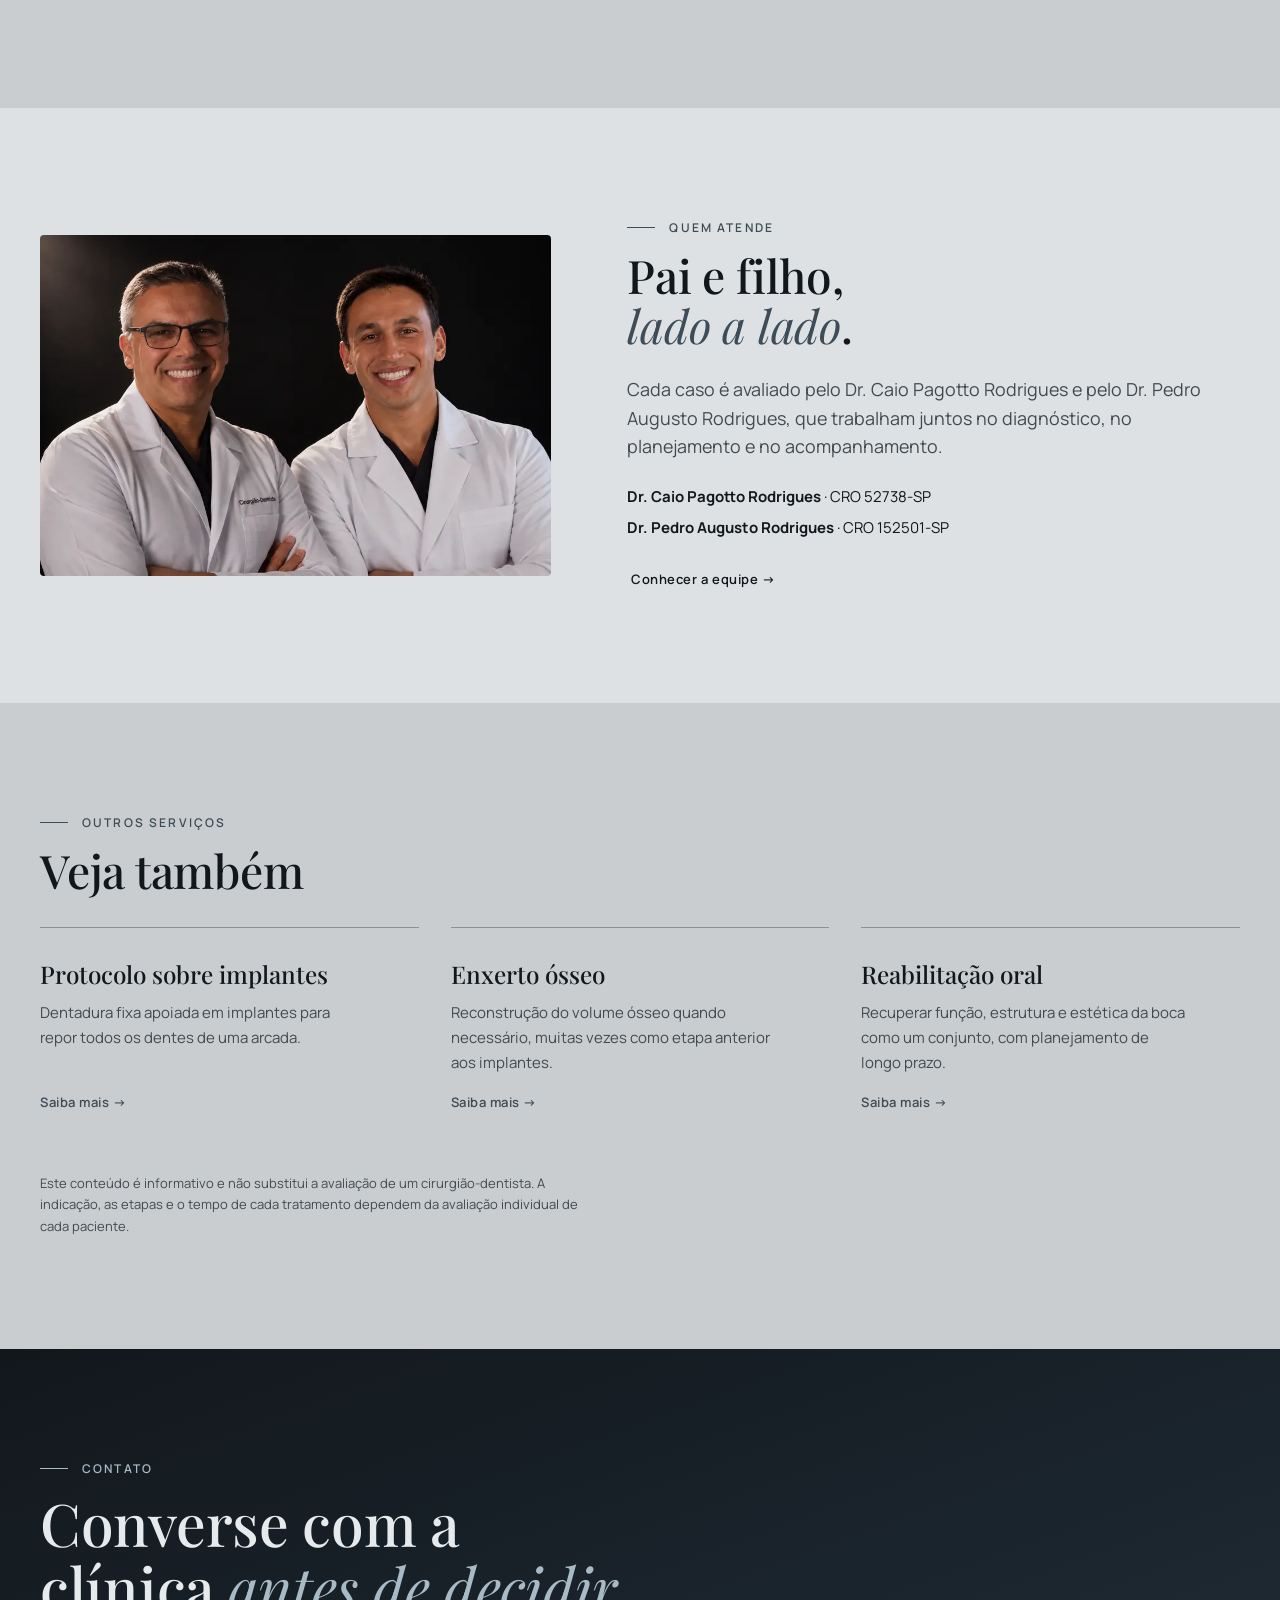
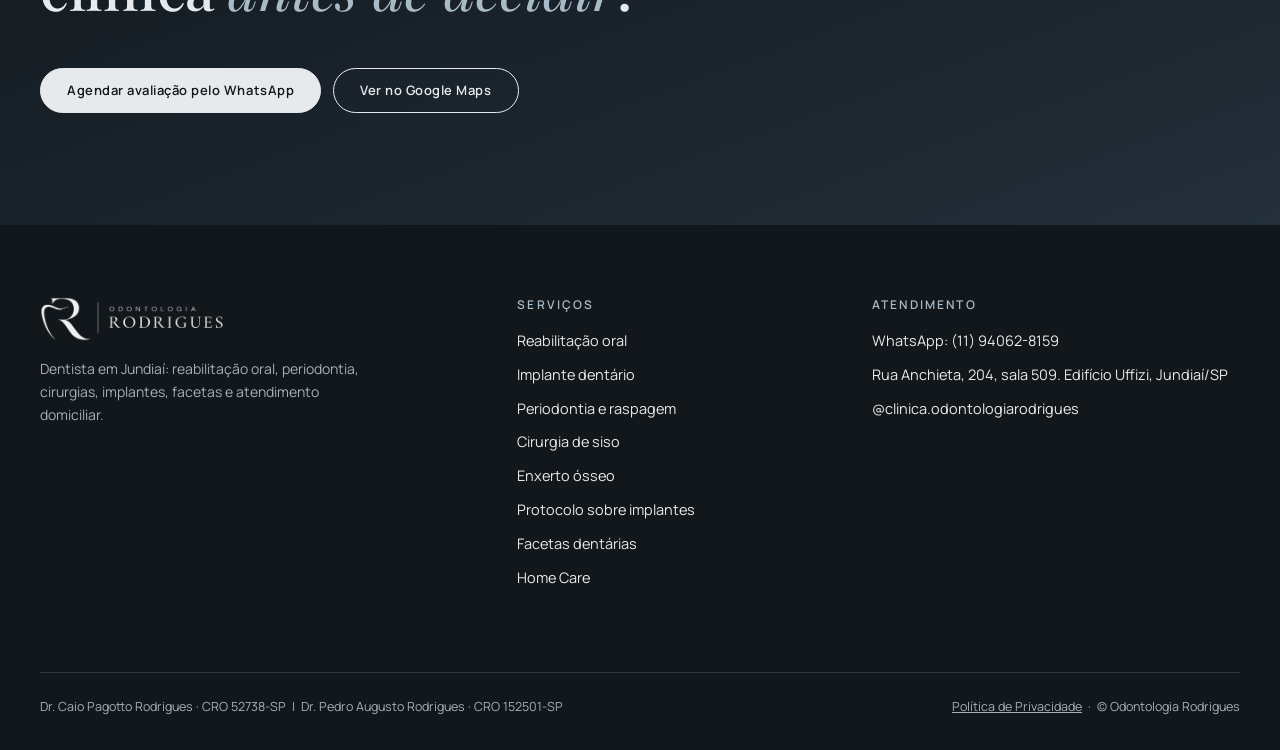
<file: implante-dentario-jundiai/index.html>
<!doctype html>
<html lang="pt-BR">
<head>
<meta charset="utf-8">
<meta name="viewport" content="width=device-width,initial-scale=1">
<title>Implante Dentário em Jundiaí | Odontologia Rodrigues</title>
<meta name="description" content="Implante dentário em Jundiaí: reposição de um ou de vários dentes com implantes, com avaliação por tomografia, planejamento individual e acompanhamento.">
<link rel="canonical" href="https://odontologiarodrigues.com.br/implante-dentario-jundiai/">
<meta name="theme-color" content="#12171c">
<meta property="og:type" content="website">
<meta property="og:locale" content="pt_BR">
<meta property="og:site_name" content="Odontologia Rodrigues">
<meta property="og:title" content="Implante Dentário em Jundiaí | Odontologia Rodrigues">
<meta property="og:description" content="Implante dentário em Jundiaí: reposição de um ou de vários dentes com implantes, com avaliação por tomografia, planejamento individual e acompanhamento.">
<meta property="og:url" content="https://odontologiarodrigues.com.br/implante-dentario-jundiai/">
<meta property="og:image" content="https://odontologiarodrigues.com.br/assets/img/og-image.jpg">
<meta property="og:image:width" content="1200">
<meta property="og:image:height" content="630">
<meta name="twitter:card" content="summary_large_image">
<link rel="icon" type="image/png" sizes="32x32" href="/favicon-32.png">
<link rel="apple-touch-icon" href="/apple-touch-icon.png">
<link rel="preload" as="font" type="font/woff2" href="/assets/fonts/playfair-display.woff2" crossorigin>
<link rel="preload" as="font" type="font/woff2" href="/assets/fonts/manrope.woff2" crossorigin>
<link rel="stylesheet" href="/assets/site.css?v=mwkojuc5">
<script type="application/ld+json">{"@context":"https://schema.org","@type":"Dentist","@id":"https://odontologiarodrigues.com.br/#clinica","name":"Odontologia Rodrigues","url":"https://odontologiarodrigues.com.br/","image":"https://odontologiarodrigues.com.br/assets/img/og-image.jpg","logo":"https://odontologiarodrigues.com.br/apple-touch-icon.png","telephone":"+5511940628159","address":{"@type":"PostalAddress","streetAddress":"Rua Anchieta, 204, sala 509","addressLocality":"Jundiaí","addressRegion":"SP","addressCountry":"BR"},"areaServed":[{"@type":"City","name":"Jundiaí"},{"@type":"City","name":"Várzea Paulista"},{"@type":"City","name":"Itupeva"},{"@type":"City","name":"Cabreúva"},{"@type":"City","name":"Louveira"},{"@type":"City","name":"Campo Limpo Paulista"},{"@type":"City","name":"Vinhedo"}],"sameAs":["https://instagram.com/clinica.odontologiarodrigues"],"employee":[{"@type":"Person","name":"Caio Pagotto Rodrigues","jobTitle":"Cirurgião-dentista"},{"@type":"Person","name":"Pedro Augusto Rodrigues","jobTitle":"Cirurgião-dentista"}]}</script>
<script type="application/ld+json">{"@context":"https://schema.org","@type":"Service","name":"Implante dentário em Jundiaí","serviceType":"Implante dentário","description":"Implante dentário em Jundiaí: reposição de um ou de vários dentes com implantes, com avaliação por tomografia, planejamento individual e acompanhamento.","url":"https://odontologiarodrigues.com.br/implante-dentario-jundiai/","areaServed":{"@type":"City","name":"Jundiaí"},"provider":{"@id":"https://odontologiarodrigues.com.br/#clinica"}}</script>
<script type="application/ld+json">{"@context":"https://schema.org","@type":"BreadcrumbList","itemListElement":[{"@type":"ListItem","position":1,"name":"Início","item":"https://odontologiarodrigues.com.br/"},{"@type":"ListItem","position":2,"name":"Serviços","item":"https://odontologiarodrigues.com.br/#servicos"},{"@type":"ListItem","position":3,"name":"Implante dentário","item":"https://odontologiarodrigues.com.br/implante-dentario-jundiai/"}]}</script>
<script type="application/ld+json">{"@context":"https://schema.org","@type":"FAQPage","mainEntity":[{"@type":"Question","name":"Colocar implante dói?","acceptedAnswer":{"@type":"Answer","text":"A cirurgia é feita com anestesia local. Depois, pode haver inchaço e desconforto nos primeiros dias, controlados com as orientações e a medicação indicadas."}},{"@type":"Question","name":"Quanto tempo leva todo o tratamento?","acceptedAnswer":{"@type":"Answer","text":"Depende do caso, porque a cicatrização do osso e a necessidade de outras etapas variam. O plano apresentado na avaliação mostra as etapas e o tempo estimado."}},{"@type":"Question","name":"Quem tem pouco osso pode fazer implante?","acceptedAnswer":{"@type":"Answer","text":"Em muitos casos sim, às vezes com um enxerto ósseo antes ou junto com o implante. A tomografia mostra o que é possível em cada região."}},{"@type":"Question","name":"Implante e protocolo são a mesma coisa?","acceptedAnswer":{"@type":"Answer","text":"Não. O implante repõe um dente ou alguns dentes. O protocolo, também chamado de dentadura fixa, é uma prótese de arcada completa apoiada em vários implantes."}},{"@type":"Question","name":"Dá para colocar dente sem ser implante?","acceptedAnswer":{"@type":"Answer","text":"Sim. Existem pontes e próteses removíveis, cada uma com vantagens e limites. A avaliação mostra qual alternativa faz sentido para o seu caso."}},{"@type":"Question","name":"Quanto custa um implante?","acceptedAnswer":{"@type":"Answer","text":"O valor varia conforme o número de implantes, a necessidade de enxerto e o tipo de prótese. Por isso só é possível falar de custos depois da avaliação, e a clínica não divulga valores."}}]}</script>
<script>
  /* IDs do Google. Enquanto vazio, nenhuma tag carrega e o aviso de cookies nao aparece. */
  window.RODRIGUES_TRACKING = { gtmId: "", gtagId: "G-LYC09SLQG9", adsId: "AW-18565728558", whatsappConversionLabel: "AabSCI_A1LYdEK6S6pRF" };
</script>
</head>
<body>
<header id="site-header">
  <div class="wrap">
    <div class="bar">
      <a class="brand" href="/"><img src="/assets/img/logo-horizontal-claro.png" width="1648" height="395" alt="Odontologia Rodrigues"></a>
      <button id="menu-toggle" aria-label="Abrir menu" aria-expanded="false"><span></span></button>
      <nav class="primary" id="primary-nav">
        <a href="/#servicos">Serviços</a>
        <a href="/#doutores">Equipe</a>
        <a href="/dentista-domiciliar-jundiai/">Home Care</a>
        <a href="/#jundiai">Jundiaí</a>
        <a href="/#contato">Contato</a>
        <a class="btn" href="https://wa.me/5511940628159?text=Ol%C3%A1%2C%20gostaria%20de%20agendar%20uma%20consulta." target="_blank" rel="noopener">Agendar consulta</a>
      </nav>
    </div>
  </div>
</header>

<main>

  <section class="svc-hero grad" data-theme="dark">
    <div class="wrap">
      <nav class="crumbs" aria-label="Você está em"><a href="/">Início</a><span>/</span><a href="/#servicos">Serviços</a><span>/</span><span>Implante dentário</span></nav>
      <div class="svc-hero-grid">
        <div>
          <span class="eyebrow">Odontologia Rodrigues · Jundiaí</span>
          <h1 class="d-xl">Implante dentário em Jundiaí</h1>
          <p class="lede">Reposição de um ou de vários dentes com implantes, com avaliação por tomografia e planejamento individual.</p>
          <div class="hero-actions">
            <a class="btn" href="https://wa.me/5511940628159?text=Ol%C3%A1%2C%20gostaria%20de%20agendar%20uma%20avalia%C3%A7%C3%A3o%20para%20implante%20dent%C3%A1rio." target="_blank" rel="noopener">Agendar avaliação</a>
            <a class="link" href="/#servicos">Ver todos os serviços &rarr;</a>
          </div>
        </div>
        <aside class="svc-aside" aria-label="Informações da clínica">
          <div><strong>Onde</strong>Rua Anchieta, 204, sala 509 (5º andar), Edifício Uffizi, Jundiaí/SP. Estacionamento e manobrista no local.</div>
          <div><strong>Equipe</strong>Dr. Caio Pagotto Rodrigues, CRO 52738-SP<br>Dr. Pedro Augusto Rodrigues, CRO 152501-SP</div>
        </aside>
      </div>
    </div>
  </section>

  <section data-theme="light">
    <div class="wrap two-col">
      <div>
        <span class="eyebrow">O que é</span>
        <h2 class="d-lg">Implante dentário <em>em Jundiaí</em></h2>
      </div>
      <div class="prose-body">
        <p>O implante dentário é um pequeno pino, em geral de titânio, colocado no osso para fazer o papel da raiz do dente. Sobre ele é instalada uma coroa, uma prótese ou, em casos de vários dentes, uma estrutura fixa.</p>
        <p>Nem toda boca está pronta para receber um implante da mesma forma. A quantidade de osso, a saúde das gengivas e a mordida mudam o planejamento, e por isso a avaliação por tomografia vem antes de qualquer decisão.</p>
      </div>
    </div>
  </section>

  <section id="duvidas" class="sunk" data-theme="light">
    <div class="wrap faq-grid">
      <div>
        <span class="eyebrow">Dúvidas frequentes</span>
        <h2 class="d-lg">Implante dentário: perguntas <em>comuns</em></h2>
      </div>
      <div class="faq">
        <details><summary>Colocar implante dói?</summary><p>A cirurgia é feita com anestesia local. Depois, pode haver inchaço e desconforto nos primeiros dias, controlados com as orientações e a medicação indicadas.</p></details>
        <details><summary>Quanto tempo leva todo o tratamento?</summary><p>Depende do caso, porque a cicatrização do osso e a necessidade de outras etapas variam. O plano apresentado na avaliação mostra as etapas e o tempo estimado.</p></details>
        <details><summary>Quem tem pouco osso pode fazer implante?</summary><p>Em muitos casos sim, às vezes com um enxerto ósseo antes ou junto com o implante. A tomografia mostra o que é possível em cada região.</p></details>
        <details><summary>Implante e protocolo são a mesma coisa?</summary><p>Não. O implante repõe um dente ou alguns dentes. O protocolo, também chamado de dentadura fixa, é uma prótese de arcada completa apoiada em vários implantes.</p></details>
        <details><summary>Dá para colocar dente sem ser implante?</summary><p>Sim. Existem pontes e próteses removíveis, cada uma com vantagens e limites. A avaliação mostra qual alternativa faz sentido para o seu caso.</p></details>
        <details><summary>Quanto custa um implante?</summary><p>O valor varia conforme o número de implantes, a necessidade de enxerto e o tipo de prótese. Por isso só é possível falar de custos depois da avaliação, e a clínica não divulga valores.</p></details>
      </div>
    </div>
  </section>

  <section data-theme="light">
    <div class="wrap two-col">
      <div>
        <span class="eyebrow">Quando pode ser indicado</span>
        <h2 class="d-lg">Reconhecer o momento <em>certo</em></h2>
      </div>
      <ul class="checks">
        <li>Falta de um dente</li>
        <li>Falta de vários dentes, juntos ou em pontos diferentes da boca</li>
        <li>Dentadura ou prótese removível que se solta ou incomoda</li>
        <li>Dente que não pode ser mantido e precisa ser substituído</li>
        <li>Vontade de repor dentes sem desgastar os vizinhos</li>
      </ul>
    </div>
  </section>

  <section class="sunk" data-theme="light">
    <div class="wrap">
      <span class="eyebrow">Como funciona</span>
      <h2 class="d-lg" style="max-width:20ch;margin-top:14px;">Do primeiro contato <em>ao acompanhamento</em></h2>
      <ol class="steps-list">
        <li><span class="n">01</span><div><h3>Avaliação e tomografia</h3><p>Exame clínico e tomografia para medir o osso disponível, avaliar as gengivas e entender a mordida.</p></div></li>
        <li><span class="n">02</span><div><h3>Planejamento</h3><p>Definição da posição e do número de implantes, e da necessidade de enxerto ósseo ou de outros tratamentos antes.</p></div></li>
        <li><span class="n">03</span><div><h3>Cirurgia</h3><p>Instalação do implante com anestesia local, seguida de um período de cicatrização, com cuidados e orientações.</p></div></li>
        <li><span class="n">04</span><div><h3>Prótese e manutenção</h3><p>Instalação da coroa ou da prótese, com ajuste da mordida, e consultas periódicas para cuidar do implante ao longo do tempo.</p></div></li>
      </ol>
      <div style="margin-top:var(--space-7);"><a class="btn" href="https://wa.me/5511940628159?text=Ol%C3%A1%2C%20gostaria%20de%20agendar%20uma%20avalia%C3%A7%C3%A3o%20para%20implante%20dent%C3%A1rio." target="_blank" rel="noopener">Agendar avaliação</a></div>
    </div>
  </section>

  <section data-theme="light">
    <div class="wrap team-strip">
      <figure><img src="/assets/img/hero-dupla-900.webp" width="900" height="600" loading="lazy" decoding="async" alt="Dr. Caio Pagotto Rodrigues e Dr. Pedro Augusto Rodrigues"></figure>
      <div>
        <span class="eyebrow">Quem atende</span>
        <h2 class="d-lg" style="margin-top:14px;max-width:16ch;">Pai e filho, <em>lado a lado</em>.</h2>
        <p class="lede" style="margin-top:var(--space-5);">Cada caso é avaliado pelo Dr. Caio Pagotto Rodrigues e pelo Dr. Pedro Augusto Rodrigues, que trabalham juntos no diagnóstico, no planejamento e no acompanhamento.</p>
        <div class="names"><span><strong>Dr. Caio Pagotto Rodrigues</strong> · CRO 52738-SP</span><span><strong>Dr. Pedro Augusto Rodrigues</strong> · CRO 152501-SP</span></div>
        <div style="margin-top:var(--space-5);"><a class="link" href="/#doutores">Conhecer a equipe &rarr;</a></div>
      </div>
    </div>
  </section>

  <section class="sunk" data-theme="light">
    <div class="wrap">
      <span class="eyebrow">Outros serviços</span>
      <h2 class="d-lg" style="margin-top:14px;max-width:18ch;">Veja também</h2>
      <div class="related">
        <a class="svc-card" href="/protocolo-sobre-implantes-jundiai/"><h3>Protocolo sobre implantes</h3><p>Dentadura fixa apoiada em implantes para repor todos os dentes de uma arcada.</p><span class="more">Saiba mais &rarr;</span></a>
        <a class="svc-card" href="/enxerto-osseo-jundiai/"><h3>Enxerto ósseo</h3><p>Reconstrução do volume ósseo quando necessário, muitas vezes como etapa anterior aos implantes.</p><span class="more">Saiba mais &rarr;</span></a>
        <a class="svc-card" href="/reabilitacao-oral-jundiai/"><h3>Reabilitação oral</h3><p>Recuperar função, estrutura e estética da boca como um conjunto, com planejamento de longo prazo.</p><span class="more">Saiba mais &rarr;</span></a>
      </div>
      <p class="disclaimer">Este conteúdo é informativo e não substitui a avaliação de um cirurgião-dentista. A indicação, as etapas e o tempo de cada tratamento dependem da avaliação individual de cada paciente.</p>
    </div>
  </section>

  <section id="contato" data-theme="dark" class="grad">
    <div class="wrap">
      <span class="eyebrow">Contato</span>
      <h2 class="d-lg" style="margin-top:14px;max-width:18ch;">Converse com a clínica <em>antes de decidir</em>.</h2>
      <div class="contact-actions">
        <a class="btn" href="https://wa.me/5511940628159?text=Ol%C3%A1%2C%20gostaria%20de%20agendar%20uma%20avalia%C3%A7%C3%A3o%20para%20implante%20dent%C3%A1rio." target="_blank" rel="noopener">Agendar avaliação pelo WhatsApp</a>
        <a class="btn ghost" href="https://www.google.com/maps/search/?api=1&query=Rua+Anchieta+204+Edif%C3%ADcio+Uffizi+Jundia%C3%AD+SP" target="_blank" rel="noopener">Ver no Google Maps</a>
      </div>
    </div>
  </section>

</main>

<footer data-theme="dark">
  <div class="wrap">
    <div class="foot">
      <div>
        <img class="logo" src="/assets/img/logo-horizontal-claro.png" width="1648" height="395" alt="Odontologia Rodrigues">
        <p>Dentista em Jundiaí: reabilitação oral, periodontia, cirurgias, implantes, facetas e atendimento domiciliar.</p>
      </div>
      <div>
        <h4>Serviços</h4>
        <ul>
          <li><a href="/reabilitacao-oral-jundiai/">Reabilitação oral</a></li>
          <li><a href="/implante-dentario-jundiai/">Implante dentário</a></li>
          <li><a href="/periodontia-jundiai/">Periodontia e raspagem</a></li>
          <li><a href="/cirurgia-de-siso-jundiai/">Cirurgia de siso</a></li>
          <li><a href="/enxerto-osseo-jundiai/">Enxerto ósseo</a></li>
          <li><a href="/protocolo-sobre-implantes-jundiai/">Protocolo sobre implantes</a></li>
          <li><a href="/facetas-dentarias-jundiai/">Facetas dentárias</a></li>
          <li><a href="/dentista-domiciliar-jundiai/">Home Care</a></li>
        </ul>
      </div>
      <div>
        <h4>Atendimento</h4>
        <ul>
          <li><a href="https://wa.me/5511940628159?text=Ol%C3%A1%2C%20gostaria%20de%20agendar%20uma%20consulta." target="_blank" rel="noopener">WhatsApp: (11) 94062-8159</a></li>
          <li><a href="https://www.google.com/maps/search/?api=1&query=Rua+Anchieta+204+Edif%C3%ADcio+Uffizi+Jundia%C3%AD+SP" target="_blank" rel="noopener">Rua Anchieta, 204, sala 509. Edifício Uffizi, Jundiaí/SP</a></li>
          <li><a href="https://instagram.com/clinica.odontologiarodrigues" target="_blank" rel="noopener">@clinica.odontologiarodrigues</a></li>
        </ul>
      </div>
    </div>
    <div class="legal">
      <span>Dr. Caio Pagotto Rodrigues · CRO 52738-SP &nbsp;|&nbsp; Dr. Pedro Augusto Rodrigues · CRO 152501-SP</span>
      <span><a href="/politica-de-privacidade/">Política de Privacidade</a> &nbsp;·&nbsp; © Odontologia Rodrigues</span>
    </div>
  </div>
</footer>

<a class="wa-float" href="https://wa.me/5511940628159?text=Ol%C3%A1%2C%20gostaria%20de%20agendar%20uma%20consulta." target="_blank" rel="noopener" aria-label="Agendar pelo WhatsApp"><svg viewBox="0 0 24 24" fill="currentColor" aria-hidden="true"><path d="M12.04 2a9.9 9.9 0 0 0-8.5 14.9L2 22l5.25-1.38A9.9 9.9 0 1 0 12.04 2Zm0 1.8a8.1 8.1 0 1 1-4.24 15l-.3-.18-3.1.82.83-3.02-.2-.31A8.1 8.1 0 0 1 12.04 3.8Zm-3.2 3.9c-.2 0-.52.07-.8.37-.27.3-1.04 1.02-1.04 2.5s1.07 2.9 1.22 3.1c.15.2 2.1 3.2 5.1 4.5 2.5 1.07 3 .86 3.55.8.55-.05 1.76-.72 2-1.42.25-.7.25-1.3.17-1.42-.07-.12-.27-.2-.57-.35-.3-.15-1.76-.87-2.03-.97-.27-.1-.47-.15-.67.15-.2.3-.77.97-.94 1.17-.17.2-.35.22-.65.07-.3-.15-1.26-.46-2.4-1.48-.88-.79-1.48-1.76-1.65-2.06-.17-.3-.02-.46.13-.6.13-.14.3-.35.45-.52.15-.18.2-.3.3-.5.1-.2.05-.37-.02-.52-.08-.15-.67-1.62-.92-2.2-.24-.58-.49-.5-.67-.51h-.57Z"/></svg><span>Agendar pelo WhatsApp</span></a>
<div id="cookie-banner" class="cookie" data-theme="dark" role="dialog" aria-label="Aviso de cookies" hidden>
  <p>Usamos cookies para medir o desempenho do site e dos anúncios. Você pode recusar. Saiba mais na <a href="/politica-de-privacidade/">Política de Privacidade</a>.</p>
  <div class="cookie-actions">
    <button type="button" class="btn ghost" data-cookie="recusar">Recusar</button>
    <button type="button" class="btn" data-cookie="aceitar">Aceitar</button>
  </div>
</div>
<script src="/assets/site.js?v=mwkojuc5" defer></script>
</body>
</html>
</file>
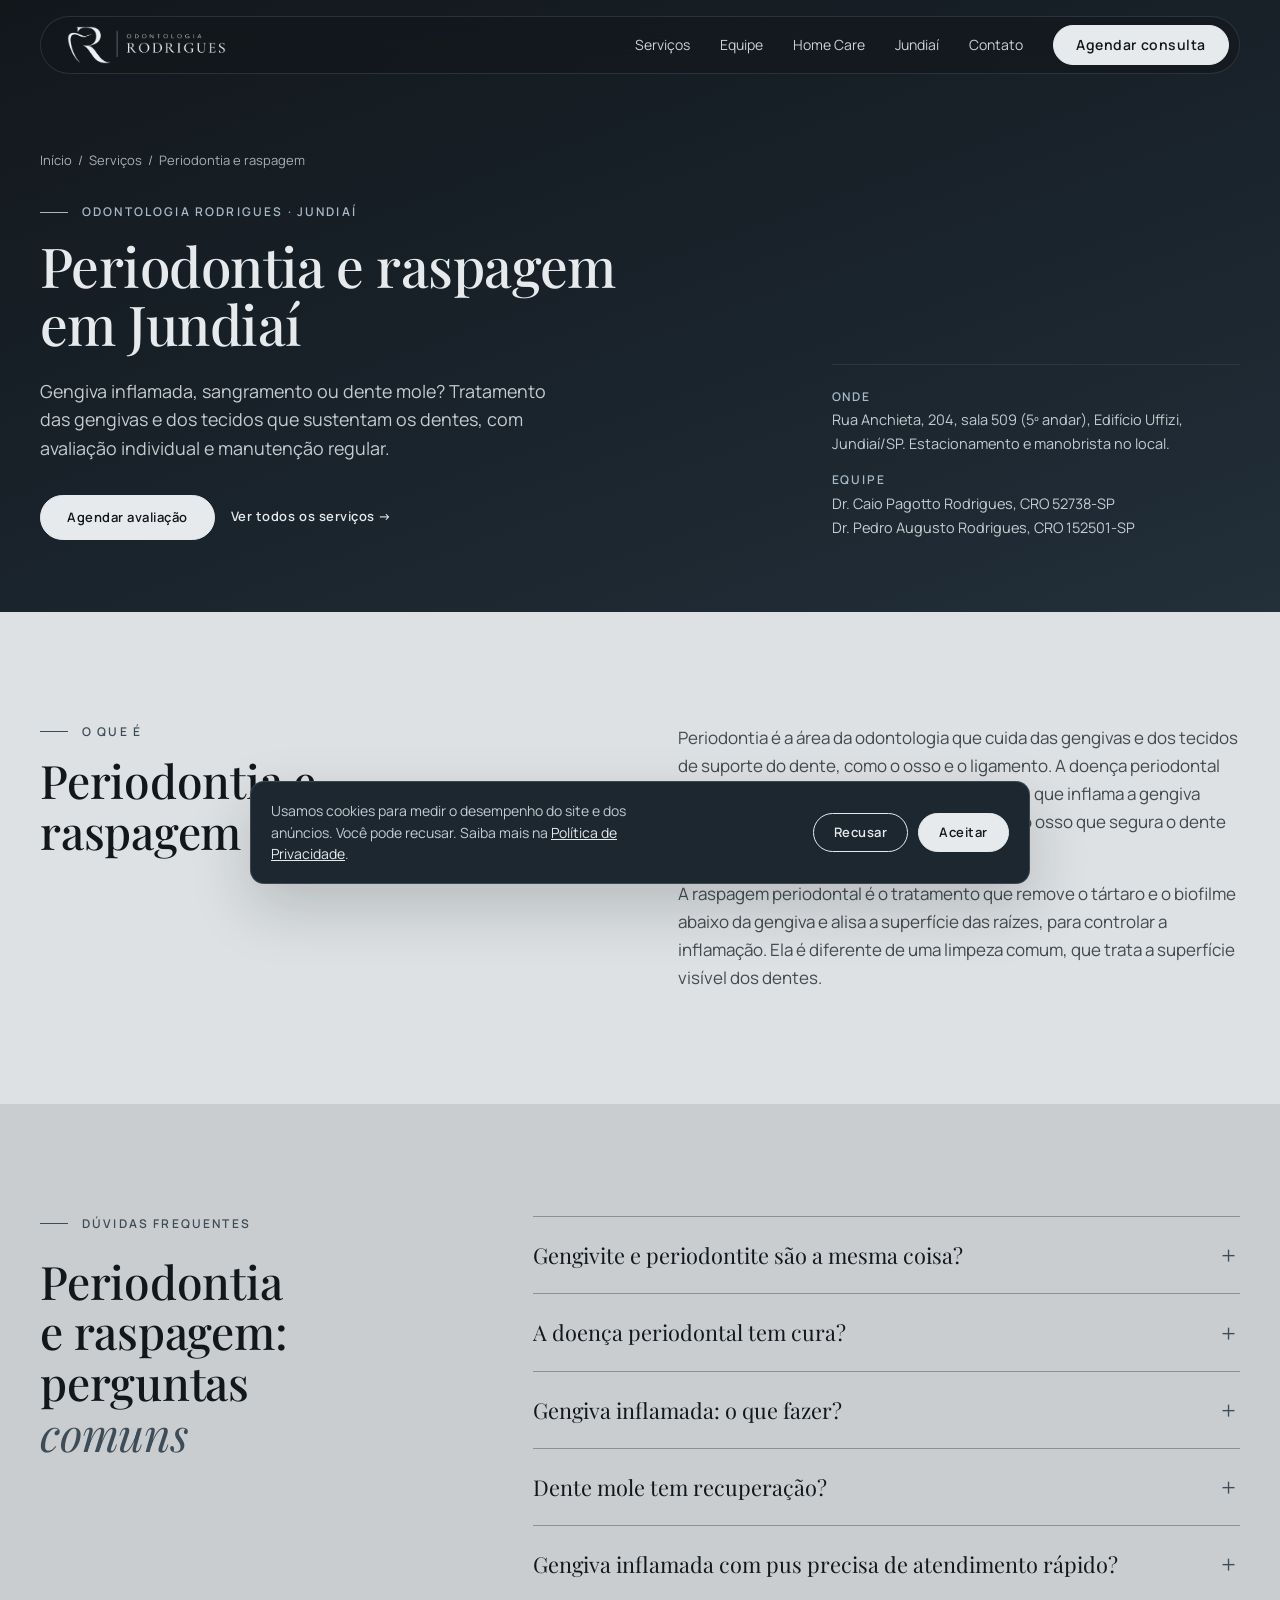
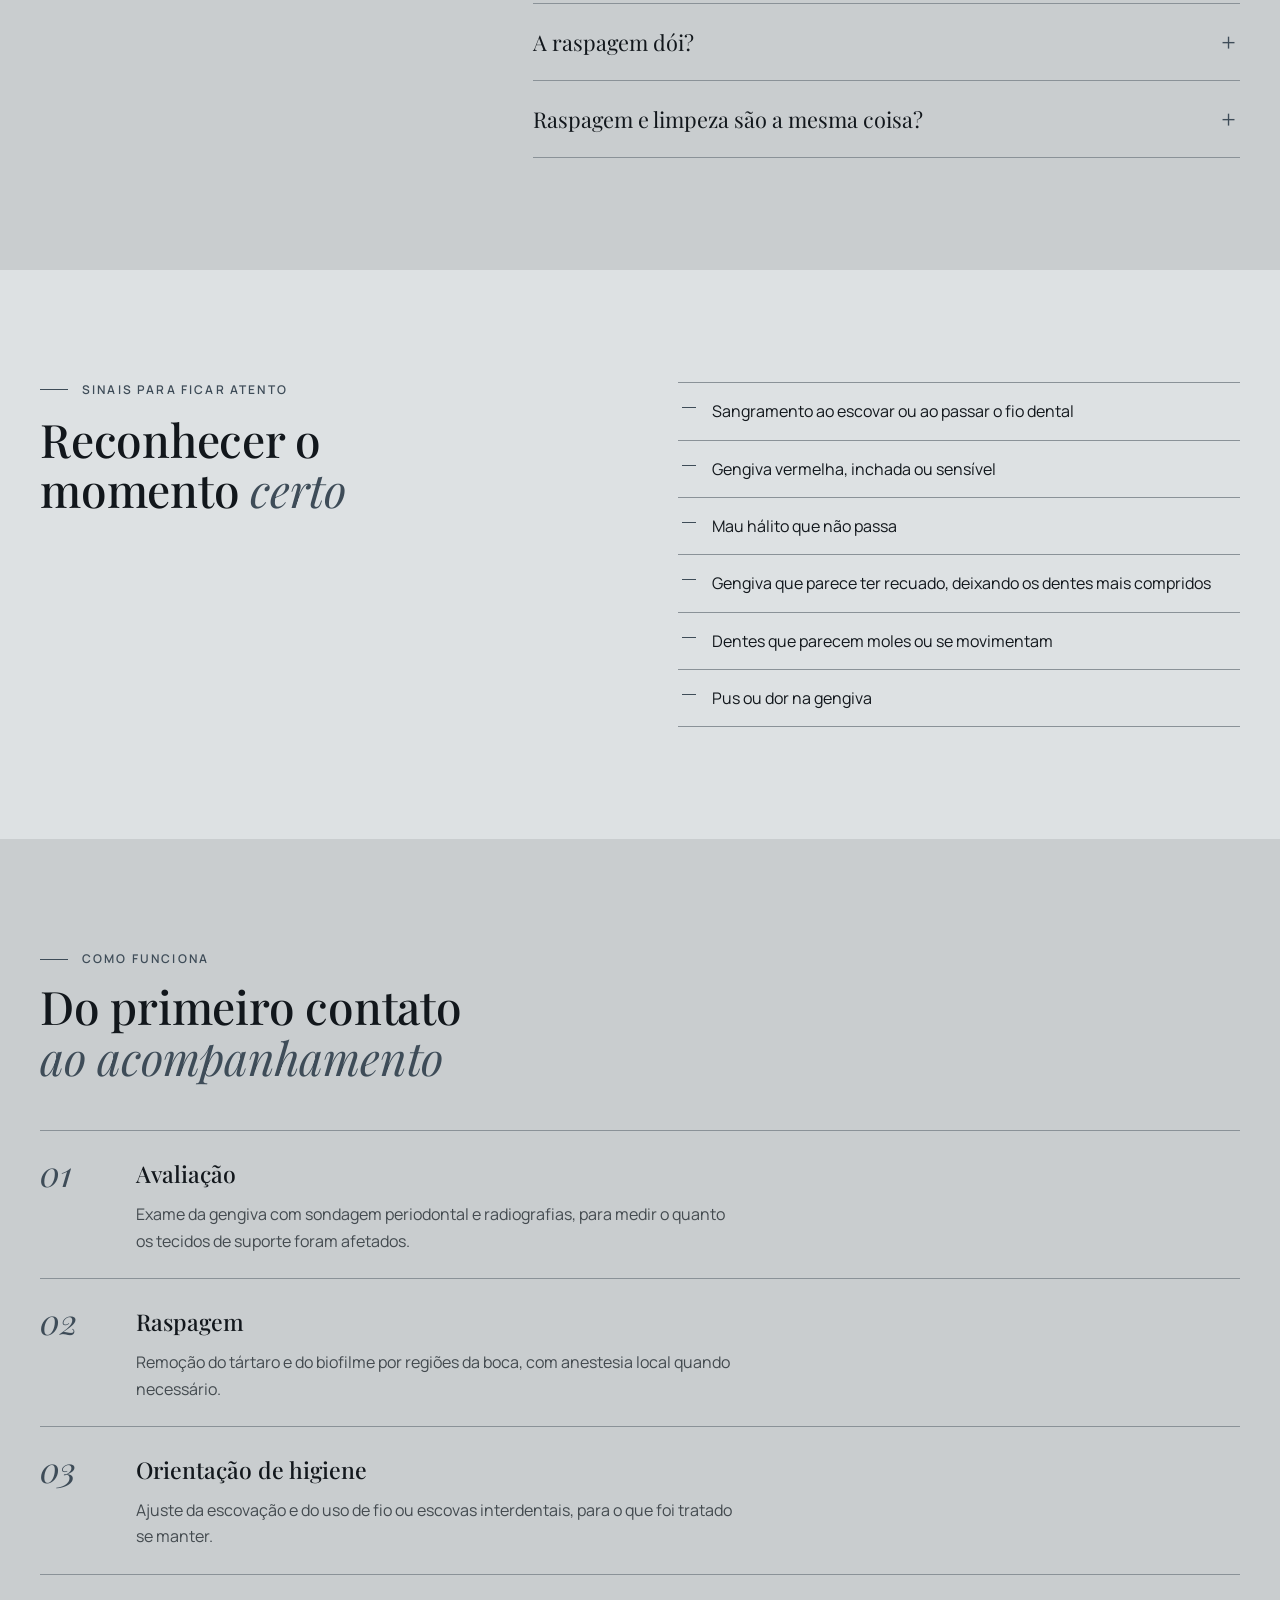
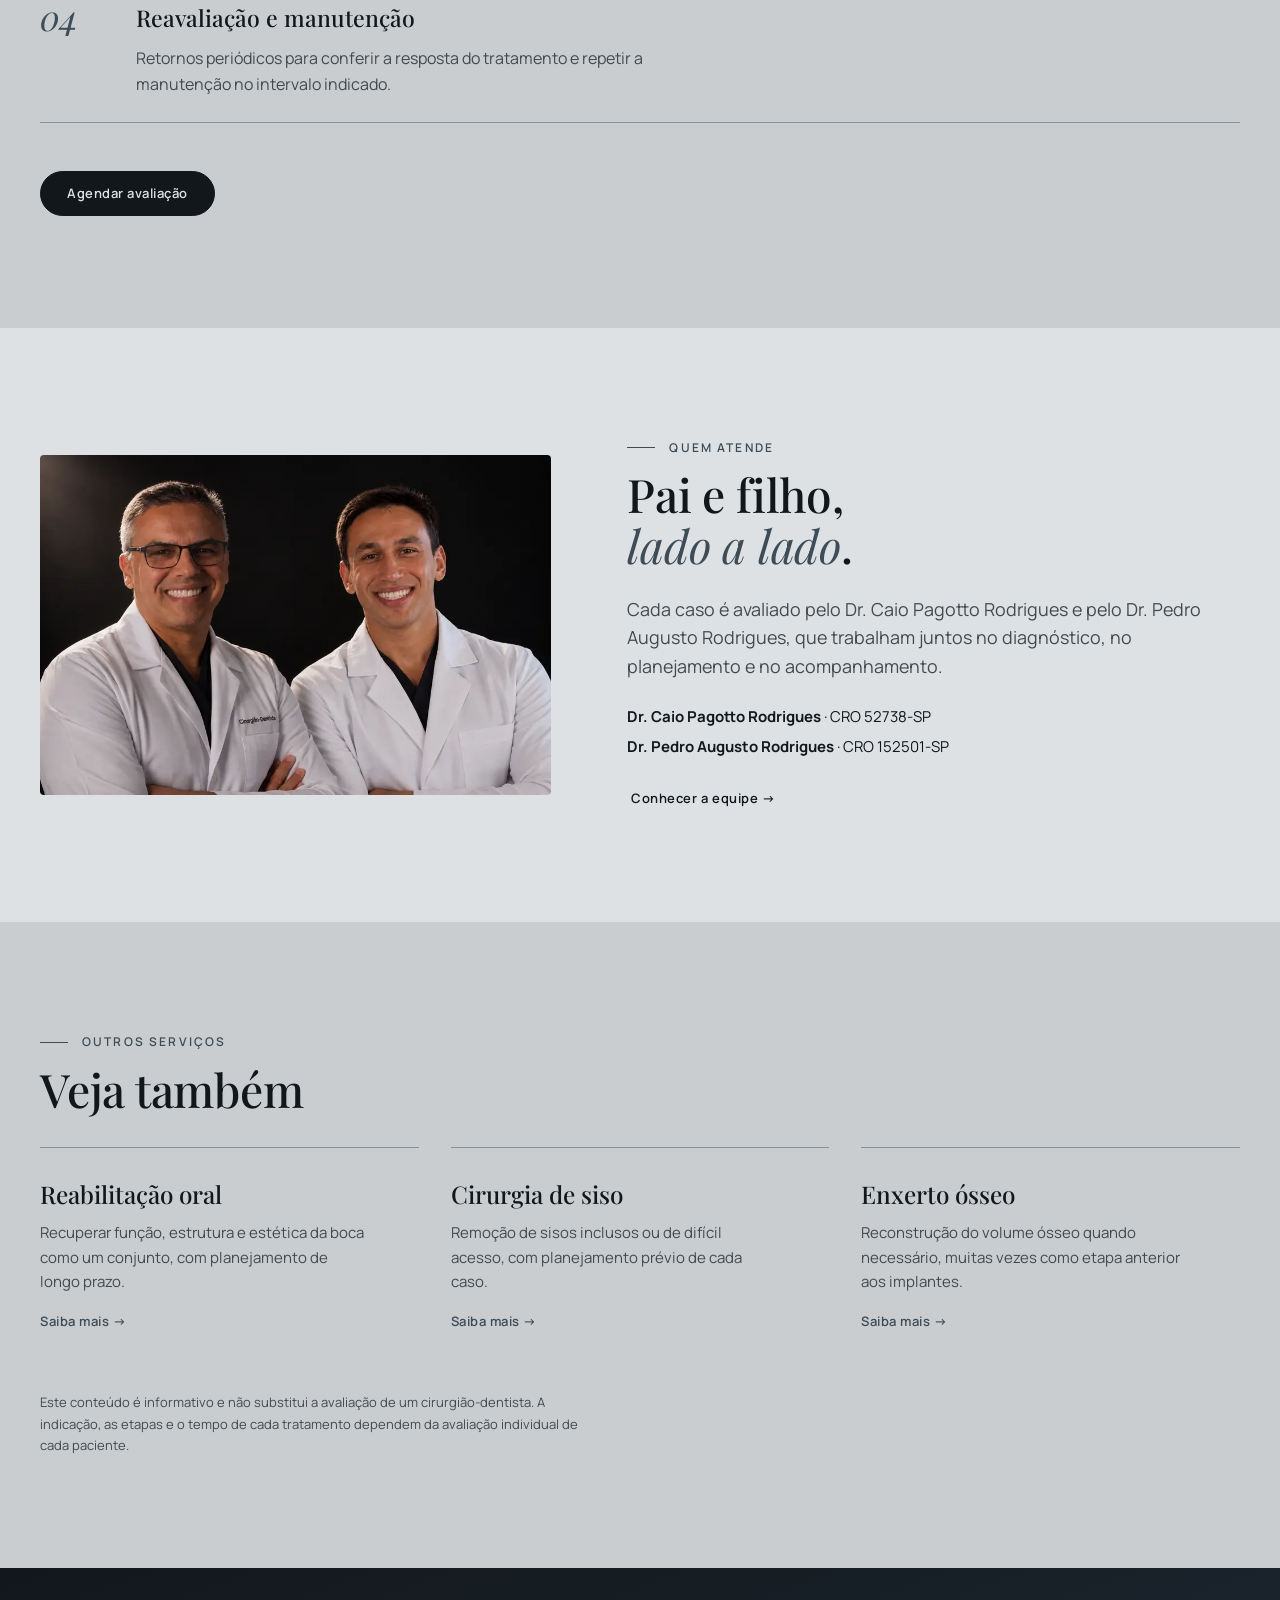
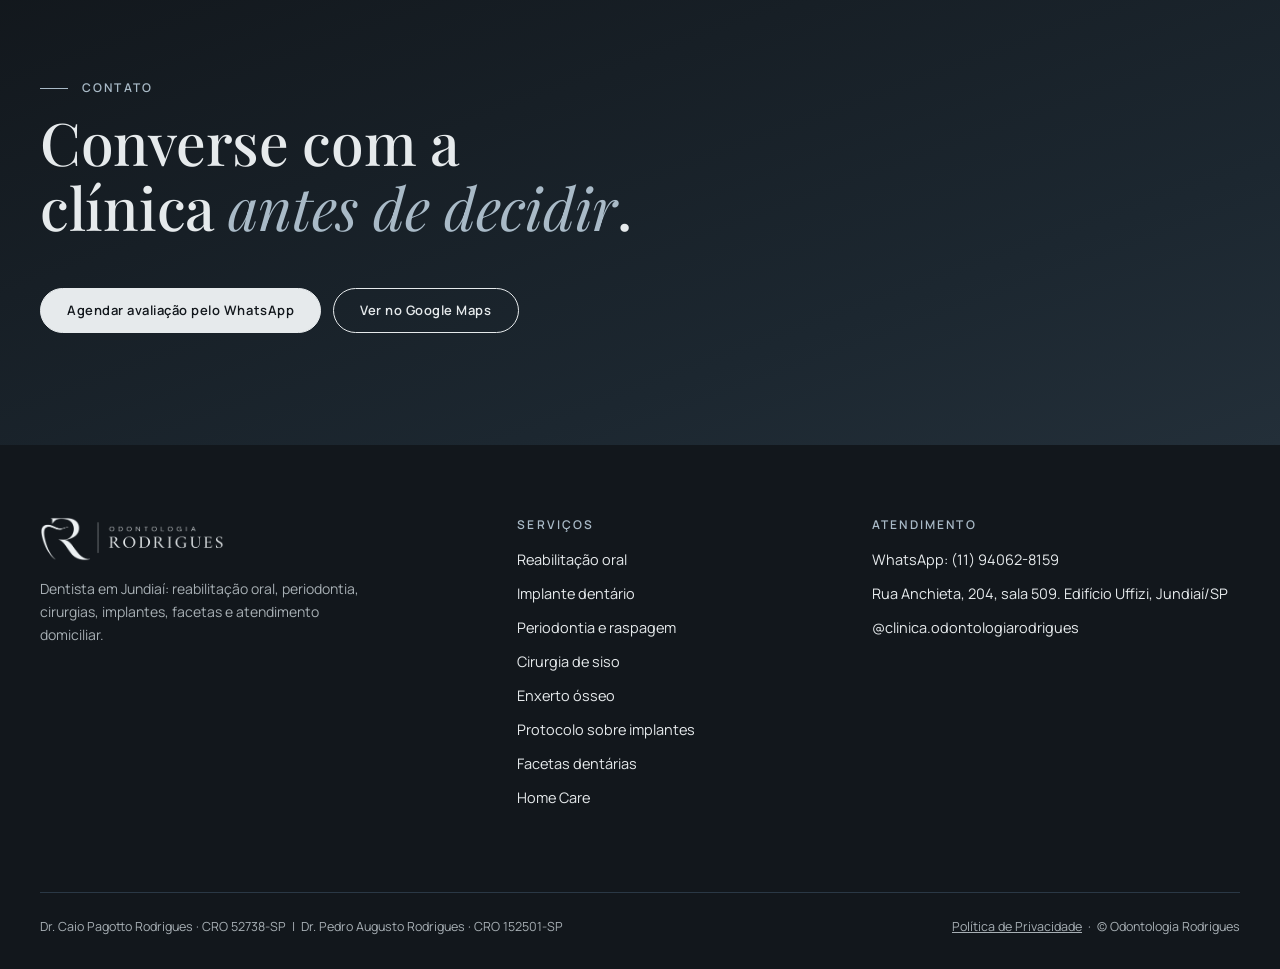
<file: periodontia-jundiai/index.html>
<!doctype html>
<html lang="pt-BR">
<head>
<meta charset="utf-8">
<meta name="viewport" content="width=device-width,initial-scale=1">
<title>Gengiva Inflamada e Periodontia em Jundiaí | Odontologia Rodrigues</title>
<meta name="description" content="Gengiva inflamada, sangramento ou dente mole? Periodontia e raspagem em Jundiaí: tratamento da gengivite e da doença periodontal, com avaliação individual.">
<link rel="canonical" href="https://odontologiarodrigues.com.br/periodontia-jundiai/">
<meta name="theme-color" content="#12171c">
<meta property="og:type" content="website">
<meta property="og:locale" content="pt_BR">
<meta property="og:site_name" content="Odontologia Rodrigues">
<meta property="og:title" content="Gengiva Inflamada e Periodontia em Jundiaí | Odontologia Rodrigues">
<meta property="og:description" content="Gengiva inflamada, sangramento ou dente mole? Periodontia e raspagem em Jundiaí: tratamento da gengivite e da doença periodontal, com avaliação individual.">
<meta property="og:url" content="https://odontologiarodrigues.com.br/periodontia-jundiai/">
<meta property="og:image" content="https://odontologiarodrigues.com.br/assets/img/og-image.jpg">
<meta property="og:image:width" content="1200">
<meta property="og:image:height" content="630">
<meta name="twitter:card" content="summary_large_image">
<link rel="icon" type="image/png" sizes="32x32" href="/favicon-32.png">
<link rel="apple-touch-icon" href="/apple-touch-icon.png">
<link rel="preload" as="font" type="font/woff2" href="/assets/fonts/playfair-display.woff2" crossorigin>
<link rel="preload" as="font" type="font/woff2" href="/assets/fonts/manrope.woff2" crossorigin>
<link rel="stylesheet" href="/assets/site.css?v=mwkojuc5">
<script type="application/ld+json">{"@context":"https://schema.org","@type":"Dentist","@id":"https://odontologiarodrigues.com.br/#clinica","name":"Odontologia Rodrigues","url":"https://odontologiarodrigues.com.br/","image":"https://odontologiarodrigues.com.br/assets/img/og-image.jpg","logo":"https://odontologiarodrigues.com.br/apple-touch-icon.png","telephone":"+5511940628159","address":{"@type":"PostalAddress","streetAddress":"Rua Anchieta, 204, sala 509","addressLocality":"Jundiaí","addressRegion":"SP","addressCountry":"BR"},"areaServed":[{"@type":"City","name":"Jundiaí"},{"@type":"City","name":"Várzea Paulista"},{"@type":"City","name":"Itupeva"},{"@type":"City","name":"Cabreúva"},{"@type":"City","name":"Louveira"},{"@type":"City","name":"Campo Limpo Paulista"},{"@type":"City","name":"Vinhedo"}],"sameAs":["https://instagram.com/clinica.odontologiarodrigues"],"employee":[{"@type":"Person","name":"Caio Pagotto Rodrigues","jobTitle":"Cirurgião-dentista"},{"@type":"Person","name":"Pedro Augusto Rodrigues","jobTitle":"Cirurgião-dentista"}]}</script>
<script type="application/ld+json">{"@context":"https://schema.org","@type":"Service","name":"Periodontia e raspagem em Jundiaí","serviceType":"Periodontia e raspagem","description":"Gengiva inflamada, sangramento ou dente mole? Periodontia e raspagem em Jundiaí: tratamento da gengivite e da doença periodontal, com avaliação individual.","url":"https://odontologiarodrigues.com.br/periodontia-jundiai/","areaServed":{"@type":"City","name":"Jundiaí"},"provider":{"@id":"https://odontologiarodrigues.com.br/#clinica"}}</script>
<script type="application/ld+json">{"@context":"https://schema.org","@type":"BreadcrumbList","itemListElement":[{"@type":"ListItem","position":1,"name":"Início","item":"https://odontologiarodrigues.com.br/"},{"@type":"ListItem","position":2,"name":"Serviços","item":"https://odontologiarodrigues.com.br/#servicos"},{"@type":"ListItem","position":3,"name":"Periodontia e raspagem","item":"https://odontologiarodrigues.com.br/periodontia-jundiai/"}]}</script>
<script type="application/ld+json">{"@context":"https://schema.org","@type":"FAQPage","mainEntity":[{"@type":"Question","name":"Gengivite e periodontite são a mesma coisa?","acceptedAnswer":{"@type":"Answer","text":"Não. A gengivite é a inflamação restrita à gengiva e costuma ser reversível com tratamento e higiene. A periodontite já envolve perda de suporte do dente e exige tratamento e manutenção contínuos."}},{"@type":"Question","name":"A doença periodontal tem cura?","acceptedAnswer":{"@type":"Answer","text":"A gengivite costuma ser revertida. A periodontite é controlada, e não curada: com tratamento e manutenção regular, é possível estabilizar o quadro, mas ela pode voltar se o acompanhamento for interrompido."}},{"@type":"Question","name":"Gengiva inflamada: o que fazer?","acceptedAnswer":{"@type":"Answer","text":"O primeiro passo é uma avaliação, porque a inflamação pode vir de acúmulo de placa, de tártaro ou de doença periodontal, e cada causa pede um tratamento. Procurar o dentista cedo costuma facilitar o controle."}},{"@type":"Question","name":"Dente mole tem recuperação?","acceptedAnswer":{"@type":"Answer","text":"Depende da causa e do quanto de osso e de gengiva ainda sustenta o dente. A avaliação com exame e radiografia mostra o que pode ser feito, e quanto antes ela acontece, mais opções existem."}},{"@type":"Question","name":"Gengiva inflamada com pus precisa de atendimento rápido?","acceptedAnswer":{"@type":"Answer","text":"Sim. Pus, dor e inchaço indicam infecção e merecem avaliação o quanto antes, sem esperar passar."}},{"@type":"Question","name":"A raspagem dói?","acceptedAnswer":{"@type":"Answer","text":"É feita com anestesia local quando necessário. Pode haver sensibilidade nos dias seguintes, e a orientação pós-tratamento faz parte do atendimento."}},{"@type":"Question","name":"Raspagem e limpeza são a mesma coisa?","acceptedAnswer":{"@type":"Answer","text":"Não. A limpeza trata a superfície dos dentes. A raspagem alcança a região abaixo da gengiva, onde se acumulam tártaro e bactérias associados à doença periodontal."}}]}</script>
<script>
  /* IDs do Google. Enquanto vazio, nenhuma tag carrega e o aviso de cookies nao aparece. */
  window.RODRIGUES_TRACKING = { gtmId: "", gtagId: "G-LYC09SLQG9", adsId: "AW-18565728558", whatsappConversionLabel: "AabSCI_A1LYdEK6S6pRF" };
</script>
</head>
<body>
<header id="site-header">
  <div class="wrap">
    <div class="bar">
      <a class="brand" href="/"><img src="/assets/img/logo-horizontal-claro.png" width="1648" height="395" alt="Odontologia Rodrigues"></a>
      <button id="menu-toggle" aria-label="Abrir menu" aria-expanded="false"><span></span></button>
      <nav class="primary" id="primary-nav">
        <a href="/#servicos">Serviços</a>
        <a href="/#doutores">Equipe</a>
        <a href="/dentista-domiciliar-jundiai/">Home Care</a>
        <a href="/#jundiai">Jundiaí</a>
        <a href="/#contato">Contato</a>
        <a class="btn" href="https://wa.me/5511940628159?text=Ol%C3%A1%2C%20gostaria%20de%20agendar%20uma%20consulta." target="_blank" rel="noopener">Agendar consulta</a>
      </nav>
    </div>
  </div>
</header>

<main>

  <section class="svc-hero grad" data-theme="dark">
    <div class="wrap">
      <nav class="crumbs" aria-label="Você está em"><a href="/">Início</a><span>/</span><a href="/#servicos">Serviços</a><span>/</span><span>Periodontia e raspagem</span></nav>
      <div class="svc-hero-grid">
        <div>
          <span class="eyebrow">Odontologia Rodrigues · Jundiaí</span>
          <h1 class="d-xl">Periodontia e raspagem em Jundiaí</h1>
          <p class="lede">Gengiva inflamada, sangramento ou dente mole? Tratamento das gengivas e dos tecidos que sustentam os dentes, com avaliação individual e manutenção regular.</p>
          <div class="hero-actions">
            <a class="btn" href="https://wa.me/5511940628159?text=Ol%C3%A1%2C%20gostaria%20de%20agendar%20uma%20avalia%C3%A7%C3%A3o%20de%20periodontia." target="_blank" rel="noopener">Agendar avaliação</a>
            <a class="link" href="/#servicos">Ver todos os serviços &rarr;</a>
          </div>
        </div>
        <aside class="svc-aside" aria-label="Informações da clínica">
          <div><strong>Onde</strong>Rua Anchieta, 204, sala 509 (5º andar), Edifício Uffizi, Jundiaí/SP. Estacionamento e manobrista no local.</div>
          <div><strong>Equipe</strong>Dr. Caio Pagotto Rodrigues, CRO 52738-SP<br>Dr. Pedro Augusto Rodrigues, CRO 152501-SP</div>
        </aside>
      </div>
    </div>
  </section>

  <section data-theme="light">
    <div class="wrap two-col">
      <div>
        <span class="eyebrow">O que é</span>
        <h2 class="d-lg">Periodontia e raspagem <em>em Jundiaí</em></h2>
      </div>
      <div class="prose-body">
        <p>Periodontia é a área da odontologia que cuida das gengivas e dos tecidos de suporte do dente, como o osso e o ligamento. A doença periodontal começa com o acúmulo de bactérias e tártaro, que inflama a gengiva (gengivite) e, se avança, pode comprometer o osso que segura o dente (periodontite).</p>
        <p>A raspagem periodontal é o tratamento que remove o tártaro e o biofilme abaixo da gengiva e alisa a superfície das raízes, para controlar a inflamação. Ela é diferente de uma limpeza comum, que trata a superfície visível dos dentes.</p>
      </div>
    </div>
  </section>

  <section id="duvidas" class="sunk" data-theme="light">
    <div class="wrap faq-grid">
      <div>
        <span class="eyebrow">Dúvidas frequentes</span>
        <h2 class="d-lg">Periodontia e raspagem: perguntas <em>comuns</em></h2>
      </div>
      <div class="faq">
        <details><summary>Gengivite e periodontite são a mesma coisa?</summary><p>Não. A gengivite é a inflamação restrita à gengiva e costuma ser reversível com tratamento e higiene. A periodontite já envolve perda de suporte do dente e exige tratamento e manutenção contínuos.</p></details>
        <details><summary>A doença periodontal tem cura?</summary><p>A gengivite costuma ser revertida. A periodontite é controlada, e não curada: com tratamento e manutenção regular, é possível estabilizar o quadro, mas ela pode voltar se o acompanhamento for interrompido.</p></details>
        <details><summary>Gengiva inflamada: o que fazer?</summary><p>O primeiro passo é uma avaliação, porque a inflamação pode vir de acúmulo de placa, de tártaro ou de doença periodontal, e cada causa pede um tratamento. Procurar o dentista cedo costuma facilitar o controle.</p></details>
        <details><summary>Dente mole tem recuperação?</summary><p>Depende da causa e do quanto de osso e de gengiva ainda sustenta o dente. A avaliação com exame e radiografia mostra o que pode ser feito, e quanto antes ela acontece, mais opções existem.</p></details>
        <details><summary>Gengiva inflamada com pus precisa de atendimento rápido?</summary><p>Sim. Pus, dor e inchaço indicam infecção e merecem avaliação o quanto antes, sem esperar passar.</p></details>
        <details><summary>A raspagem dói?</summary><p>É feita com anestesia local quando necessário. Pode haver sensibilidade nos dias seguintes, e a orientação pós-tratamento faz parte do atendimento.</p></details>
        <details><summary>Raspagem e limpeza são a mesma coisa?</summary><p>Não. A limpeza trata a superfície dos dentes. A raspagem alcança a região abaixo da gengiva, onde se acumulam tártaro e bactérias associados à doença periodontal.</p></details>
      </div>
    </div>
  </section>

  <section data-theme="light">
    <div class="wrap two-col">
      <div>
        <span class="eyebrow">Sinais para ficar atento</span>
        <h2 class="d-lg">Reconhecer o momento <em>certo</em></h2>
      </div>
      <ul class="checks">
        <li>Sangramento ao escovar ou ao passar o fio dental</li>
        <li>Gengiva vermelha, inchada ou sensível</li>
        <li>Mau hálito que não passa</li>
        <li>Gengiva que parece ter recuado, deixando os dentes mais compridos</li>
        <li>Dentes que parecem moles ou se movimentam</li>
        <li>Pus ou dor na gengiva</li>
      </ul>
    </div>
  </section>

  <section class="sunk" data-theme="light">
    <div class="wrap">
      <span class="eyebrow">Como funciona</span>
      <h2 class="d-lg" style="max-width:20ch;margin-top:14px;">Do primeiro contato <em>ao acompanhamento</em></h2>
      <ol class="steps-list">
        <li><span class="n">01</span><div><h3>Avaliação</h3><p>Exame da gengiva com sondagem periodontal e radiografias, para medir o quanto os tecidos de suporte foram afetados.</p></div></li>
        <li><span class="n">02</span><div><h3>Raspagem</h3><p>Remoção do tártaro e do biofilme por regiões da boca, com anestesia local quando necessário.</p></div></li>
        <li><span class="n">03</span><div><h3>Orientação de higiene</h3><p>Ajuste da escovação e do uso de fio ou escovas interdentais, para o que foi tratado se manter.</p></div></li>
        <li><span class="n">04</span><div><h3>Reavaliação e manutenção</h3><p>Retornos periódicos para conferir a resposta do tratamento e repetir a manutenção no intervalo indicado.</p></div></li>
      </ol>
      <div style="margin-top:var(--space-7);"><a class="btn" href="https://wa.me/5511940628159?text=Ol%C3%A1%2C%20gostaria%20de%20agendar%20uma%20avalia%C3%A7%C3%A3o%20de%20periodontia." target="_blank" rel="noopener">Agendar avaliação</a></div>
    </div>
  </section>

  <section data-theme="light">
    <div class="wrap team-strip">
      <figure><img src="/assets/img/hero-dupla-900.webp" width="900" height="600" loading="lazy" decoding="async" alt="Dr. Caio Pagotto Rodrigues e Dr. Pedro Augusto Rodrigues"></figure>
      <div>
        <span class="eyebrow">Quem atende</span>
        <h2 class="d-lg" style="margin-top:14px;max-width:16ch;">Pai e filho, <em>lado a lado</em>.</h2>
        <p class="lede" style="margin-top:var(--space-5);">Cada caso é avaliado pelo Dr. Caio Pagotto Rodrigues e pelo Dr. Pedro Augusto Rodrigues, que trabalham juntos no diagnóstico, no planejamento e no acompanhamento.</p>
        <div class="names"><span><strong>Dr. Caio Pagotto Rodrigues</strong> · CRO 52738-SP</span><span><strong>Dr. Pedro Augusto Rodrigues</strong> · CRO 152501-SP</span></div>
        <div style="margin-top:var(--space-5);"><a class="link" href="/#doutores">Conhecer a equipe &rarr;</a></div>
      </div>
    </div>
  </section>

  <section class="sunk" data-theme="light">
    <div class="wrap">
      <span class="eyebrow">Outros serviços</span>
      <h2 class="d-lg" style="margin-top:14px;max-width:18ch;">Veja também</h2>
      <div class="related">
        <a class="svc-card" href="/reabilitacao-oral-jundiai/"><h3>Reabilitação oral</h3><p>Recuperar função, estrutura e estética da boca como um conjunto, com planejamento de longo prazo.</p><span class="more">Saiba mais &rarr;</span></a>
        <a class="svc-card" href="/cirurgia-de-siso-jundiai/"><h3>Cirurgia de siso</h3><p>Remoção de sisos inclusos ou de difícil acesso, com planejamento prévio de cada caso.</p><span class="more">Saiba mais &rarr;</span></a>
        <a class="svc-card" href="/enxerto-osseo-jundiai/"><h3>Enxerto ósseo</h3><p>Reconstrução do volume ósseo quando necessário, muitas vezes como etapa anterior aos implantes.</p><span class="more">Saiba mais &rarr;</span></a>
      </div>
      <p class="disclaimer">Este conteúdo é informativo e não substitui a avaliação de um cirurgião-dentista. A indicação, as etapas e o tempo de cada tratamento dependem da avaliação individual de cada paciente.</p>
    </div>
  </section>

  <section id="contato" data-theme="dark" class="grad">
    <div class="wrap">
      <span class="eyebrow">Contato</span>
      <h2 class="d-lg" style="margin-top:14px;max-width:18ch;">Converse com a clínica <em>antes de decidir</em>.</h2>
      <div class="contact-actions">
        <a class="btn" href="https://wa.me/5511940628159?text=Ol%C3%A1%2C%20gostaria%20de%20agendar%20uma%20avalia%C3%A7%C3%A3o%20de%20periodontia." target="_blank" rel="noopener">Agendar avaliação pelo WhatsApp</a>
        <a class="btn ghost" href="https://www.google.com/maps/search/?api=1&query=Rua+Anchieta+204+Edif%C3%ADcio+Uffizi+Jundia%C3%AD+SP" target="_blank" rel="noopener">Ver no Google Maps</a>
      </div>
    </div>
  </section>

</main>

<footer data-theme="dark">
  <div class="wrap">
    <div class="foot">
      <div>
        <img class="logo" src="/assets/img/logo-horizontal-claro.png" width="1648" height="395" alt="Odontologia Rodrigues">
        <p>Dentista em Jundiaí: reabilitação oral, periodontia, cirurgias, implantes, facetas e atendimento domiciliar.</p>
      </div>
      <div>
        <h4>Serviços</h4>
        <ul>
          <li><a href="/reabilitacao-oral-jundiai/">Reabilitação oral</a></li>
          <li><a href="/implante-dentario-jundiai/">Implante dentário</a></li>
          <li><a href="/periodontia-jundiai/">Periodontia e raspagem</a></li>
          <li><a href="/cirurgia-de-siso-jundiai/">Cirurgia de siso</a></li>
          <li><a href="/enxerto-osseo-jundiai/">Enxerto ósseo</a></li>
          <li><a href="/protocolo-sobre-implantes-jundiai/">Protocolo sobre implantes</a></li>
          <li><a href="/facetas-dentarias-jundiai/">Facetas dentárias</a></li>
          <li><a href="/dentista-domiciliar-jundiai/">Home Care</a></li>
        </ul>
      </div>
      <div>
        <h4>Atendimento</h4>
        <ul>
          <li><a href="https://wa.me/5511940628159?text=Ol%C3%A1%2C%20gostaria%20de%20agendar%20uma%20consulta." target="_blank" rel="noopener">WhatsApp: (11) 94062-8159</a></li>
          <li><a href="https://www.google.com/maps/search/?api=1&query=Rua+Anchieta+204+Edif%C3%ADcio+Uffizi+Jundia%C3%AD+SP" target="_blank" rel="noopener">Rua Anchieta, 204, sala 509. Edifício Uffizi, Jundiaí/SP</a></li>
          <li><a href="https://instagram.com/clinica.odontologiarodrigues" target="_blank" rel="noopener">@clinica.odontologiarodrigues</a></li>
        </ul>
      </div>
    </div>
    <div class="legal">
      <span>Dr. Caio Pagotto Rodrigues · CRO 52738-SP &nbsp;|&nbsp; Dr. Pedro Augusto Rodrigues · CRO 152501-SP</span>
      <span><a href="/politica-de-privacidade/">Política de Privacidade</a> &nbsp;·&nbsp; © Odontologia Rodrigues</span>
    </div>
  </div>
</footer>

<a class="wa-float" href="https://wa.me/5511940628159?text=Ol%C3%A1%2C%20gostaria%20de%20agendar%20uma%20consulta." target="_blank" rel="noopener" aria-label="Agendar pelo WhatsApp"><svg viewBox="0 0 24 24" fill="currentColor" aria-hidden="true"><path d="M12.04 2a9.9 9.9 0 0 0-8.5 14.9L2 22l5.25-1.38A9.9 9.9 0 1 0 12.04 2Zm0 1.8a8.1 8.1 0 1 1-4.24 15l-.3-.18-3.1.82.83-3.02-.2-.31A8.1 8.1 0 0 1 12.04 3.8Zm-3.2 3.9c-.2 0-.52.07-.8.37-.27.3-1.04 1.02-1.04 2.5s1.07 2.9 1.22 3.1c.15.2 2.1 3.2 5.1 4.5 2.5 1.07 3 .86 3.55.8.55-.05 1.76-.72 2-1.42.25-.7.25-1.3.17-1.42-.07-.12-.27-.2-.57-.35-.3-.15-1.76-.87-2.03-.97-.27-.1-.47-.15-.67.15-.2.3-.77.97-.94 1.17-.17.2-.35.22-.65.07-.3-.15-1.26-.46-2.4-1.48-.88-.79-1.48-1.76-1.65-2.06-.17-.3-.02-.46.13-.6.13-.14.3-.35.45-.52.15-.18.2-.3.3-.5.1-.2.05-.37-.02-.52-.08-.15-.67-1.62-.92-2.2-.24-.58-.49-.5-.67-.51h-.57Z"/></svg><span>Agendar pelo WhatsApp</span></a>
<div id="cookie-banner" class="cookie" data-theme="dark" role="dialog" aria-label="Aviso de cookies" hidden>
  <p>Usamos cookies para medir o desempenho do site e dos anúncios. Você pode recusar. Saiba mais na <a href="/politica-de-privacidade/">Política de Privacidade</a>.</p>
  <div class="cookie-actions">
    <button type="button" class="btn ghost" data-cookie="recusar">Recusar</button>
    <button type="button" class="btn" data-cookie="aceitar">Aceitar</button>
  </div>
</div>
<script src="/assets/site.js?v=mwkojuc5" defer></script>
</body>
</html>
</file>
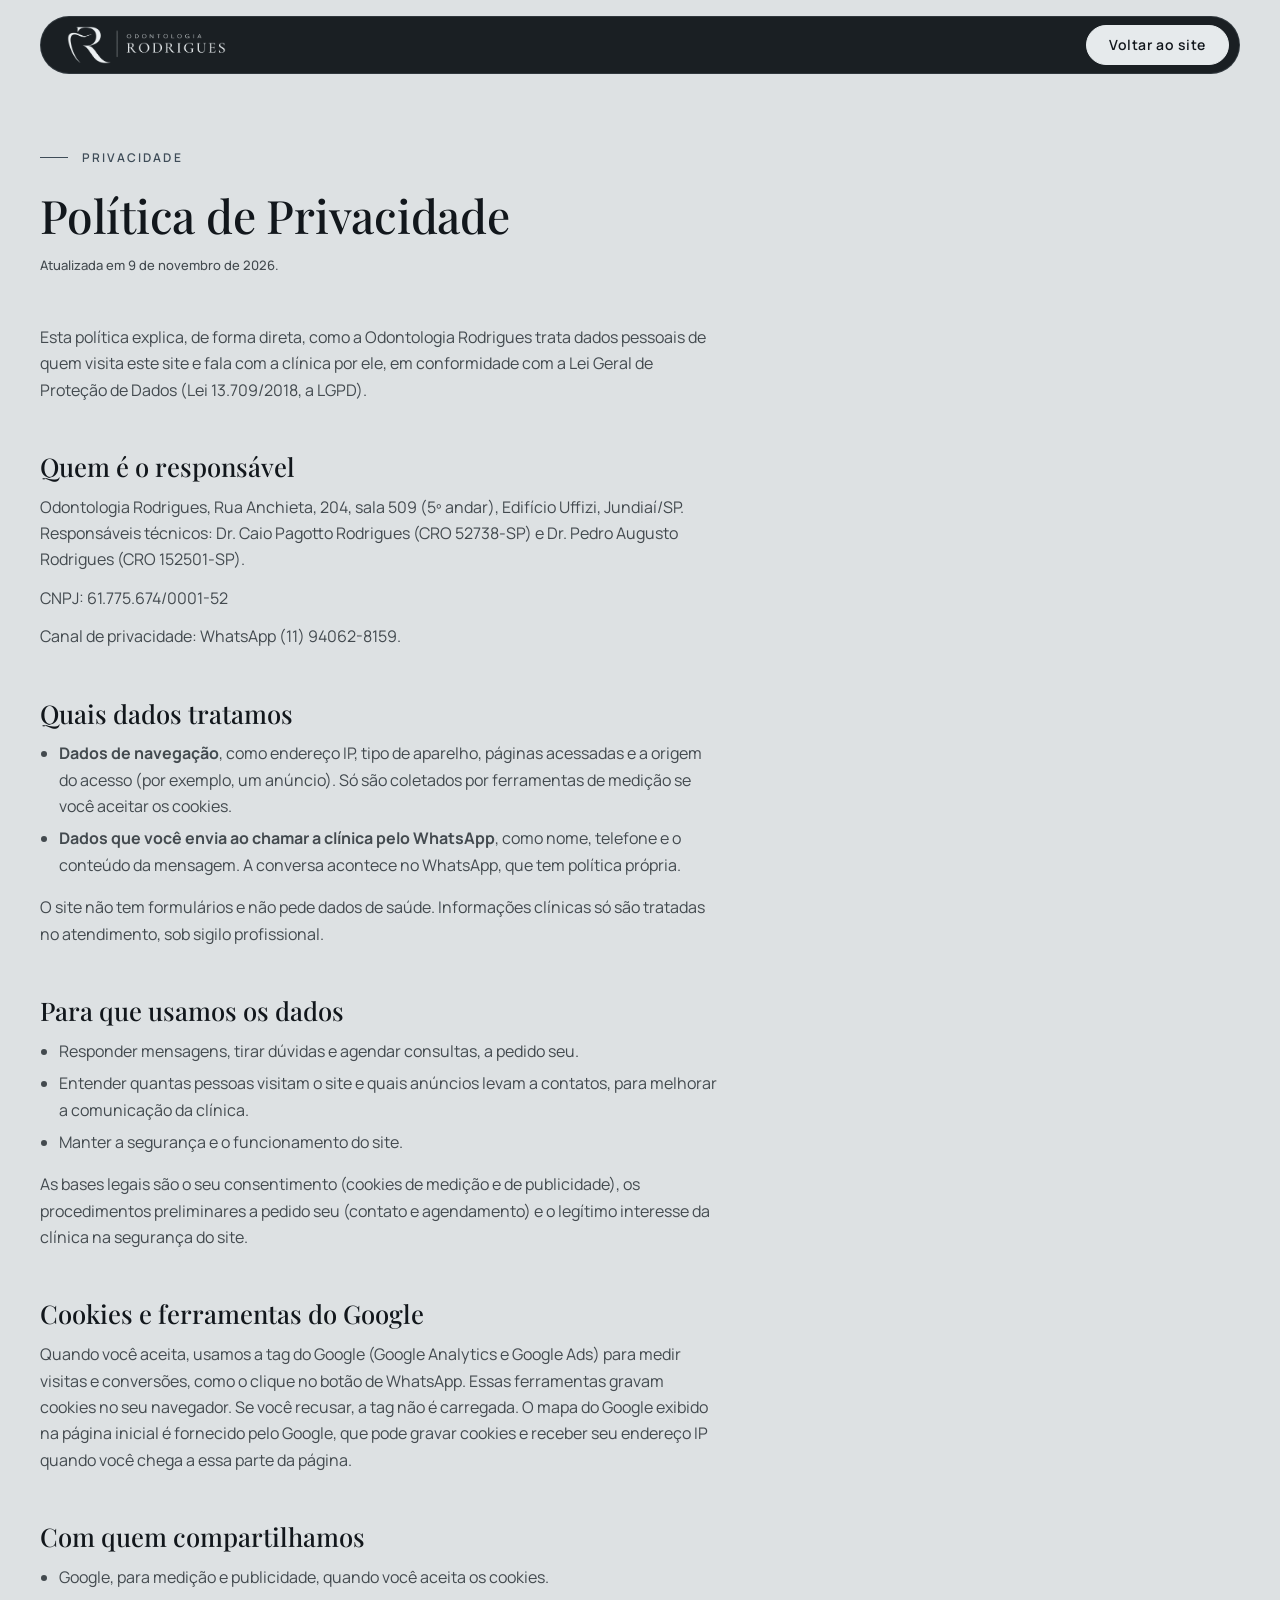
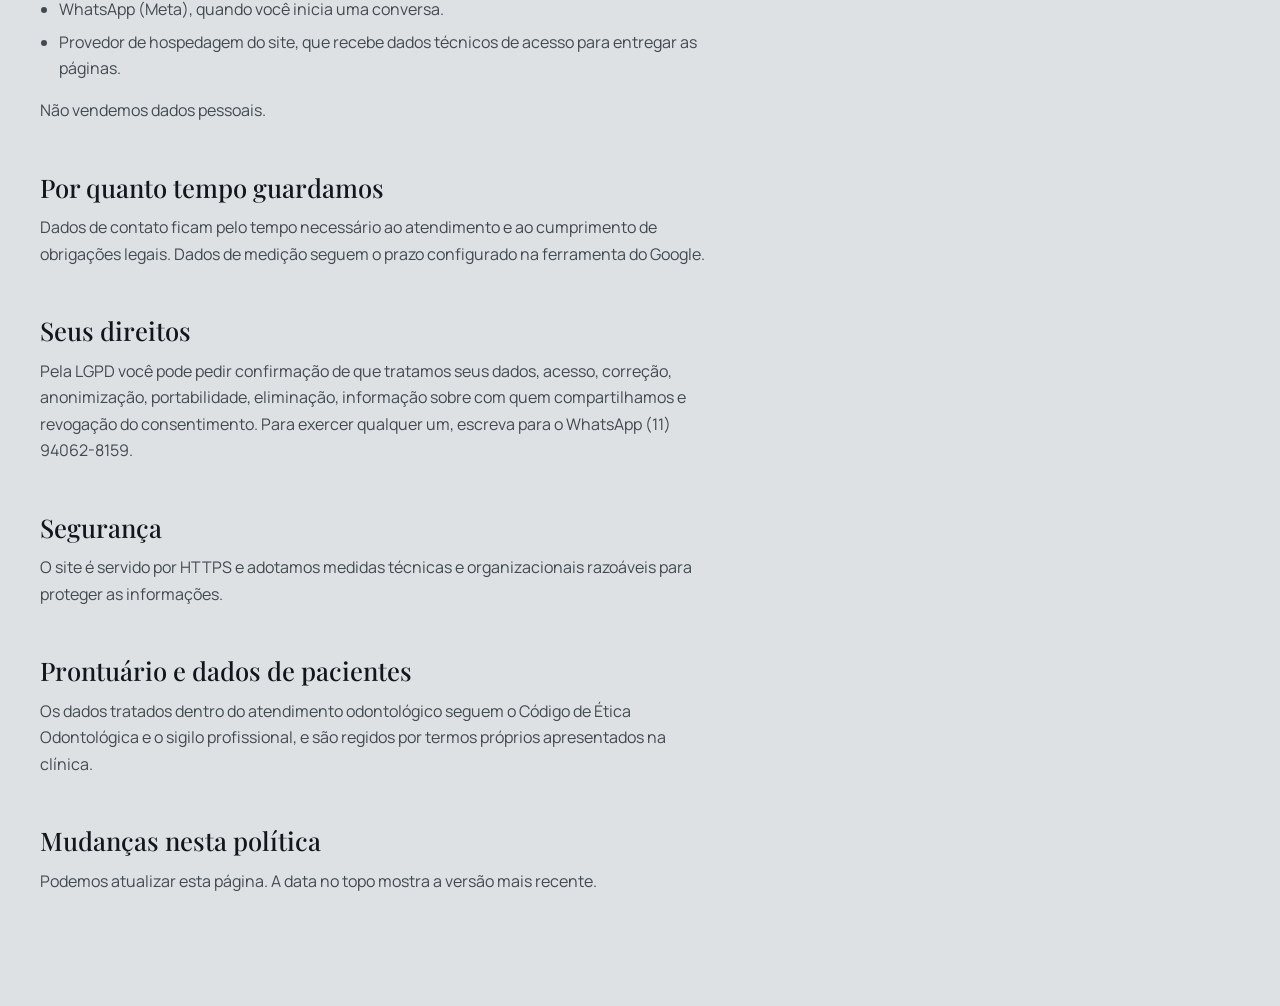
<file: politica-de-privacidade/index.html>
<!doctype html>
<html lang="pt-BR">
<head>
<meta charset="utf-8">
<meta name="viewport" content="width=device-width,initial-scale=1">
<title>Política de Privacidade | Odontologia Rodrigues</title>
<meta name="description" content="Como a Odontologia Rodrigues trata dados pessoais, cookies e contatos feitos pelo site, conforme a LGPD.">
<link rel="canonical" href="https://odontologiarodrigues.com.br/politica-de-privacidade/">
<meta name="theme-color" content="#12171c">
<meta property="og:type" content="website">
<meta property="og:locale" content="pt_BR">
<meta property="og:site_name" content="Odontologia Rodrigues">
<meta property="og:title" content="Política de Privacidade | Odontologia Rodrigues">
<meta property="og:description" content="Como a Odontologia Rodrigues trata dados pessoais, cookies e contatos feitos pelo site, conforme a LGPD.">
<meta property="og:url" content="https://odontologiarodrigues.com.br/politica-de-privacidade/">
<meta property="og:image" content="https://odontologiarodrigues.com.br/assets/img/og-image.jpg">
<meta property="og:image:width" content="1200">
<meta property="og:image:height" content="630">
<meta name="twitter:card" content="summary_large_image">
<link rel="icon" type="image/png" sizes="32x32" href="/favicon-32.png">
<link rel="apple-touch-icon" href="/apple-touch-icon.png">
<link rel="preload" as="font" type="font/woff2" href="/assets/fonts/playfair-display.woff2" crossorigin>
<link rel="preload" as="font" type="font/woff2" href="/assets/fonts/manrope.woff2" crossorigin>
<link rel="stylesheet" href="/assets/site.css">
<script>
  /* Preencha quando a conta do Google estiver pronta. Enquanto estiver vazio, nenhum cookie e nenhuma tag do Google sao carregados, e o aviso de cookies nao aparece.
     gtagId: ID da tag do Google (G-XXXXXXXXXX do GA4 ou AW-XXXXXXXXX do Google Ads)
     adsId: ID da conta do Google Ads (AW-XXXXXXXXX)
     whatsappConversionLabel: rotulo da conversao "clique no WhatsApp" criada no Google Ads */
  window.RODRIGUES_TRACKING = { gtagId: "", adsId: "", whatsappConversionLabel: "" };
</script>
</head>
<body>
<header id="site-header">
  <div class="wrap">
    <div class="bar solid">
      <a class="brand" href="/"><img src="/assets/img/logo-horizontal-claro.png" alt="Odontologia Rodrigues" width="1648" height="395"></a>
      <nav class="primary" id="primary-nav" style="position:static;opacity:1;transform:none;pointer-events:auto;flex-direction:row;background:none;border:0;padding:0;inset:auto;">
        <a class="btn" href="/">Voltar ao site</a>
      </nav>
    </div>
  </div>
</header>
<main>
  <section class="legal-page" data-theme="light">
    <div class="wrap">
      <span class="eyebrow">Privacidade</span>
      <h1 class="d-lg">Política de Privacidade</h1>
      <p class="caption updated">Atualizada em 9 de novembro de 2026.</p>
      <div class="prose">
        <p>Esta política explica, de forma direta, como a Odontologia Rodrigues trata dados pessoais de quem visita este site e fala com a clínica por ele, em conformidade com a Lei Geral de Proteção de Dados (Lei 13.709/2018, a LGPD).</p>

        <h2>Quem é o responsável</h2>
        <p>Odontologia Rodrigues, Rua Anchieta, 204, sala 509 (5º andar), Edifício Uffizi, Jundiaí/SP. Responsáveis técnicos: Dr. Caio Pagotto Rodrigues (CRO 52738-SP) e Dr. Pedro Augusto Rodrigues (CRO 152501-SP).</p>
        <p>CNPJ: 61.775.674/0001-52</p>
        <p>Canal de privacidade: WhatsApp (11) 94062-8159.</p>

        <h2>Quais dados tratamos</h2>
        <ul>
          <li><strong>Dados de navegação</strong>, como endereço IP, tipo de aparelho, páginas acessadas e a origem do acesso (por exemplo, um anúncio). Só são coletados por ferramentas de medição se você aceitar os cookies.</li>
          <li><strong>Dados que você envia ao chamar a clínica pelo WhatsApp</strong>, como nome, telefone e o conteúdo da mensagem. A conversa acontece no WhatsApp, que tem política própria.</li>
        </ul>
        <p>O site não tem formulários e não pede dados de saúde. Informações clínicas só são tratadas no atendimento, sob sigilo profissional.</p>

        <h2>Para que usamos os dados</h2>
        <ul>
          <li>Responder mensagens, tirar dúvidas e agendar consultas, a pedido seu.</li>
          <li>Entender quantas pessoas visitam o site e quais anúncios levam a contatos, para melhorar a comunicação da clínica.</li>
          <li>Manter a segurança e o funcionamento do site.</li>
        </ul>
        <p>As bases legais são o seu consentimento (cookies de medição e de publicidade), os procedimentos preliminares a pedido seu (contato e agendamento) e o legítimo interesse da clínica na segurança do site.</p>

        <h2>Cookies e ferramentas do Google</h2>
        <p>Quando você aceita, usamos a tag do Google (Google Analytics e Google Ads) para medir visitas e conversões, como o clique no botão de WhatsApp. Essas ferramentas gravam cookies no seu navegador. Se você recusar, a tag não é carregada. O mapa do Google exibido na página inicial é fornecido pelo Google, que pode gravar cookies e receber seu endereço IP quando você chega a essa parte da página.</p>

        <h2>Com quem compartilhamos</h2>
        <ul>
          <li>Google, para medição e publicidade, quando você aceita os cookies.</li>
          <li>WhatsApp (Meta), quando você inicia uma conversa.</li>
          <li>Provedor de hospedagem do site, que recebe dados técnicos de acesso para entregar as páginas.</li>
        </ul>
        <p>Não vendemos dados pessoais.</p>

        <h2>Por quanto tempo guardamos</h2>
        <p>Dados de contato ficam pelo tempo necessário ao atendimento e ao cumprimento de obrigações legais. Dados de medição seguem o prazo configurado na ferramenta do Google.</p>

        <h2>Seus direitos</h2>
        <p>Pela LGPD você pode pedir confirmação de que tratamos seus dados, acesso, correção, anonimização, portabilidade, eliminação, informação sobre com quem compartilhamos e revogação do consentimento. Para exercer qualquer um, escreva para o WhatsApp (11) 94062-8159.</p>

        <h2>Segurança</h2>
        <p>O site é servido por HTTPS e adotamos medidas técnicas e organizacionais razoáveis para proteger as informações.</p>

        <h2>Prontuário e dados de pacientes</h2>
        <p>Os dados tratados dentro do atendimento odontológico seguem o Código de Ética Odontológica e o sigilo profissional, e são regidos por termos próprios apresentados na clínica.</p>

        <h2>Mudanças nesta política</h2>
        <p>Podemos atualizar esta página. A data no topo mostra a versão mais recente.</p>
      </div>
    </div>
  </section>
</main>
<script src="/assets/site.js" defer></script>
</body>
</html>
</file>
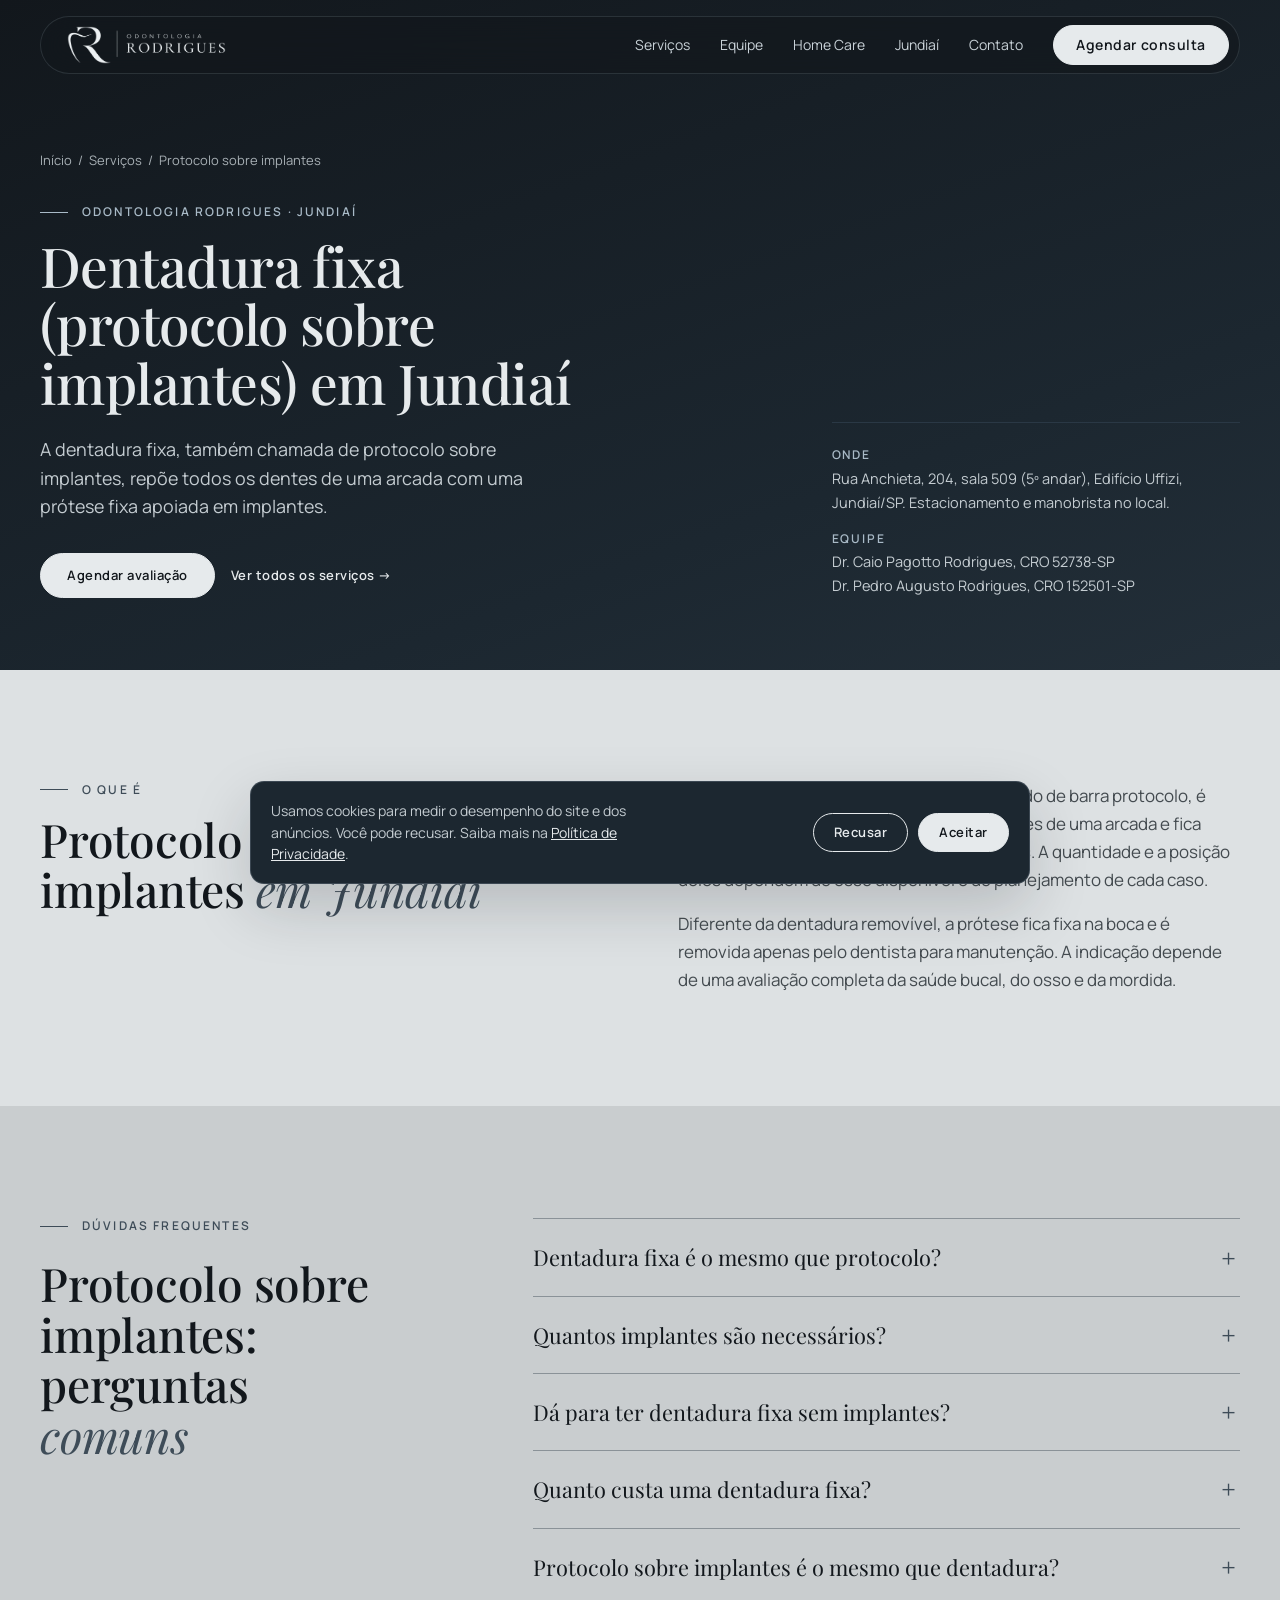
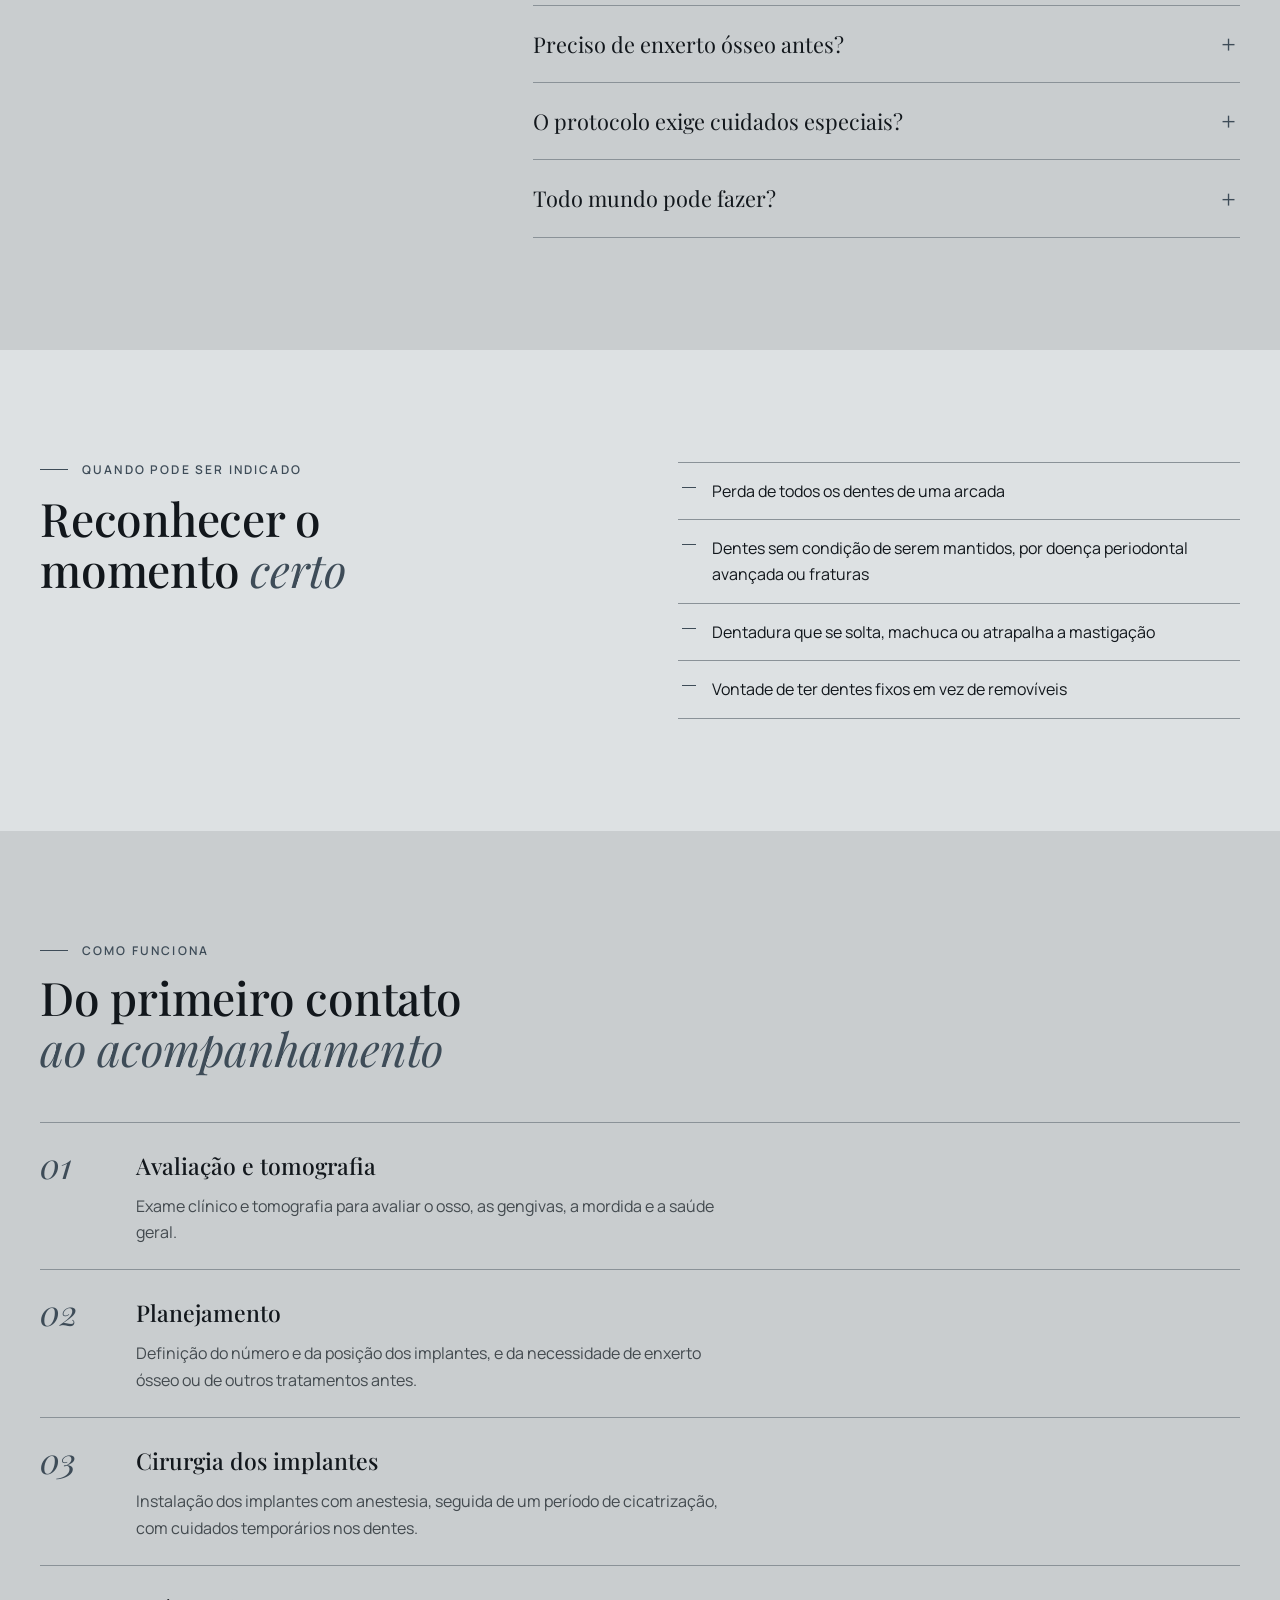
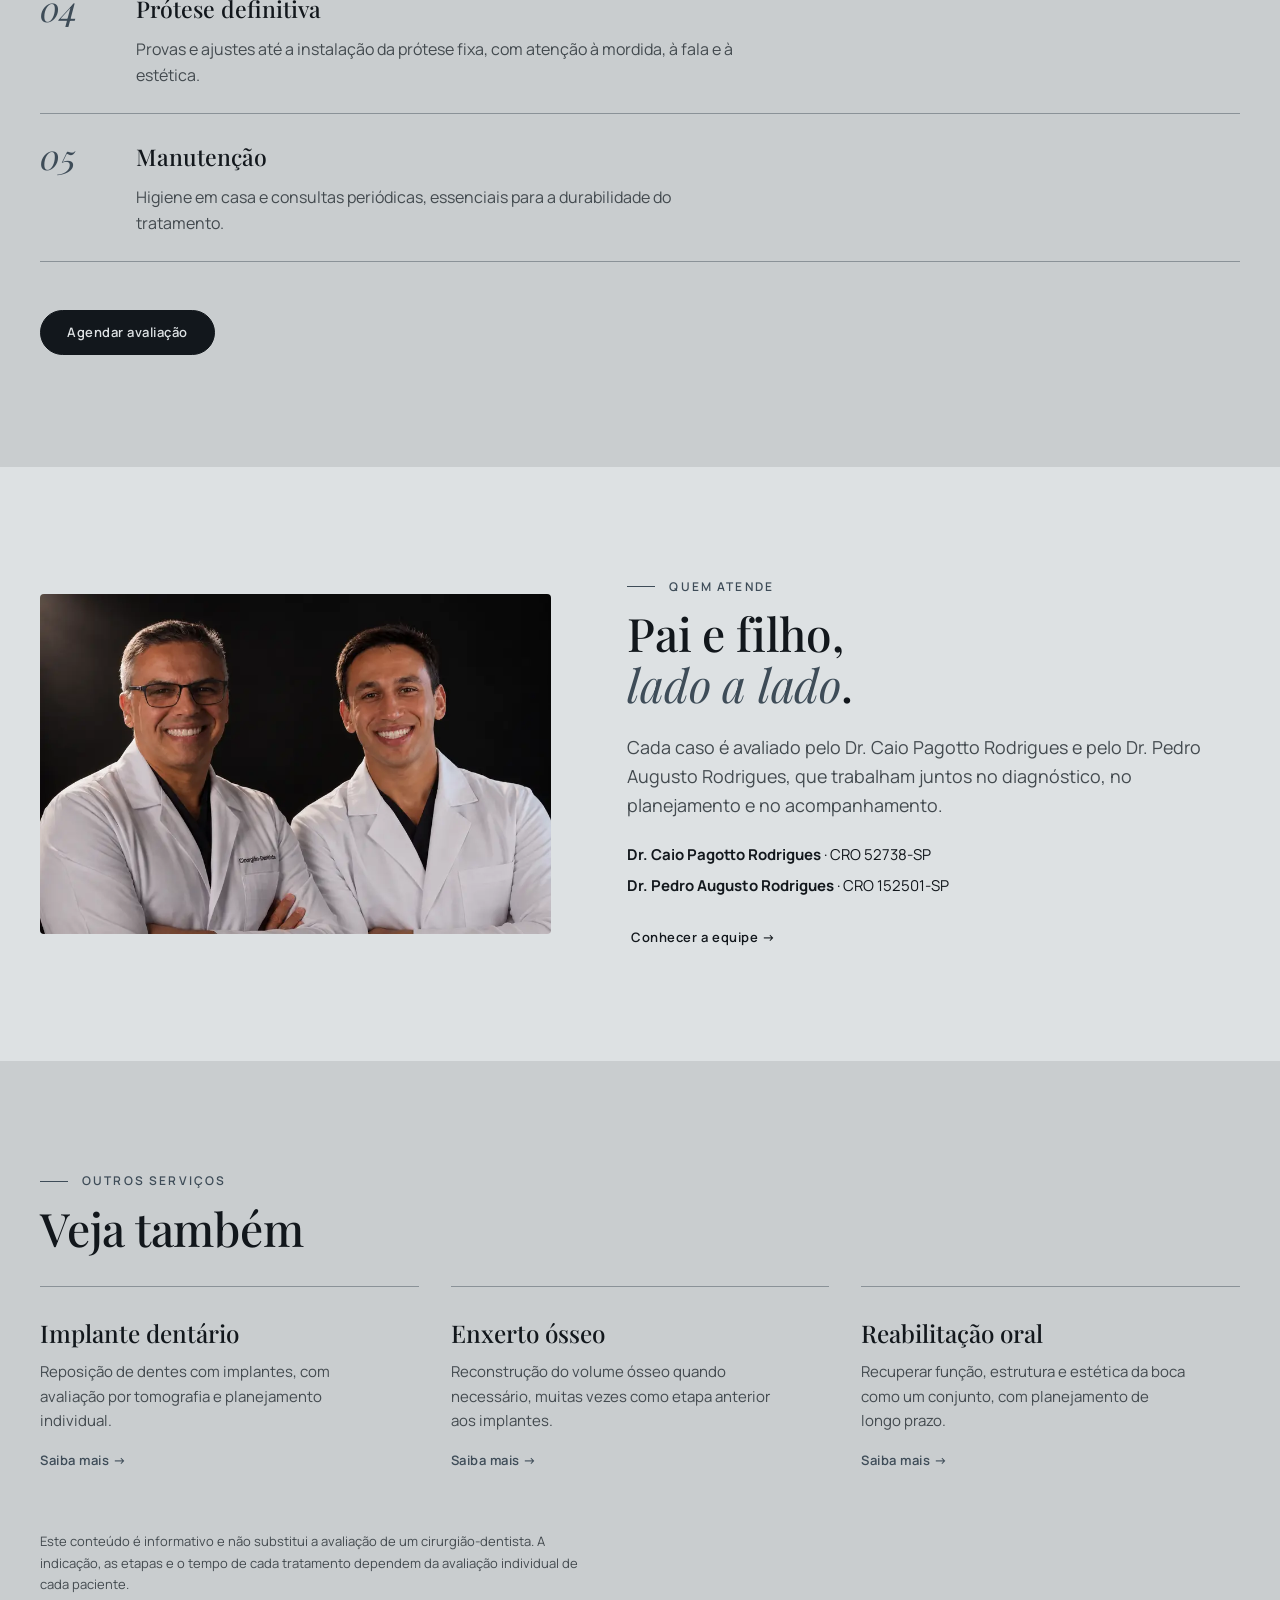
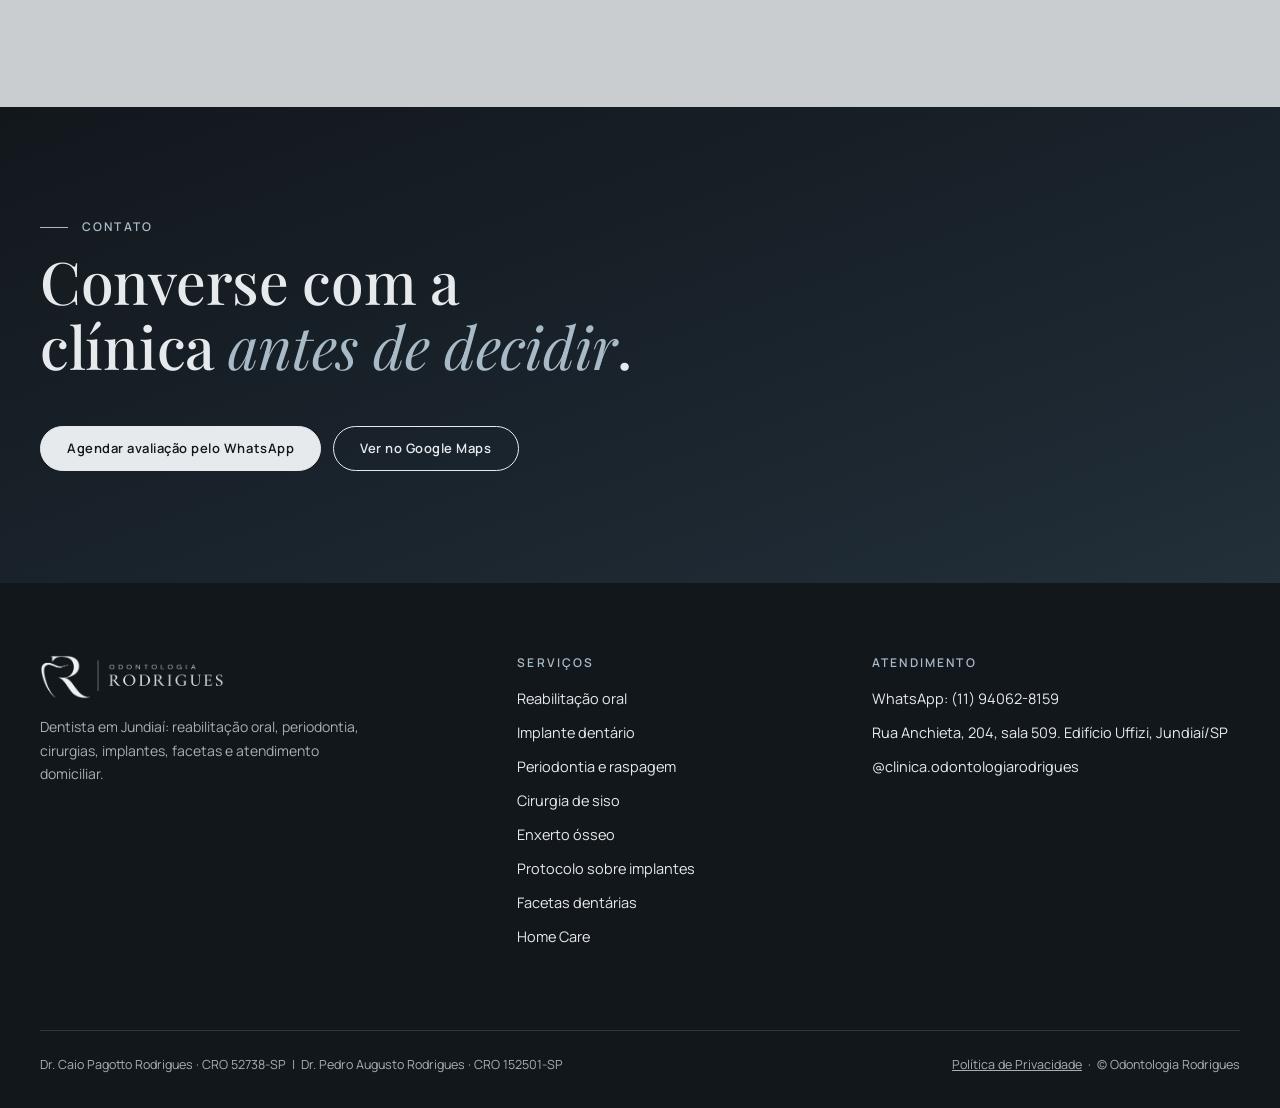
<file: protocolo-sobre-implantes-jundiai/index.html>
<!doctype html>
<html lang="pt-BR">
<head>
<meta charset="utf-8">
<meta name="viewport" content="width=device-width,initial-scale=1">
<title>Dentadura Fixa sobre Implantes em Jundiaí | Odontologia Rodrigues</title>
<meta name="description" content="Dentadura fixa (protocolo sobre implantes) em Jundiaí: prótese fixa de arcada completa apoiada em implantes. Avaliação por tomografia, planejamento e acompanhamento.">
<link rel="canonical" href="https://odontologiarodrigues.com.br/protocolo-sobre-implantes-jundiai/">
<meta name="theme-color" content="#12171c">
<meta property="og:type" content="website">
<meta property="og:locale" content="pt_BR">
<meta property="og:site_name" content="Odontologia Rodrigues">
<meta property="og:title" content="Dentadura Fixa sobre Implantes em Jundiaí | Odontologia Rodrigues">
<meta property="og:description" content="Dentadura fixa (protocolo sobre implantes) em Jundiaí: prótese fixa de arcada completa apoiada em implantes. Avaliação por tomografia, planejamento e acompanhamento.">
<meta property="og:url" content="https://odontologiarodrigues.com.br/protocolo-sobre-implantes-jundiai/">
<meta property="og:image" content="https://odontologiarodrigues.com.br/assets/img/og-image.jpg">
<meta property="og:image:width" content="1200">
<meta property="og:image:height" content="630">
<meta name="twitter:card" content="summary_large_image">
<link rel="icon" type="image/png" sizes="32x32" href="/favicon-32.png">
<link rel="apple-touch-icon" href="/apple-touch-icon.png">
<link rel="preload" as="font" type="font/woff2" href="/assets/fonts/playfair-display.woff2" crossorigin>
<link rel="preload" as="font" type="font/woff2" href="/assets/fonts/manrope.woff2" crossorigin>
<link rel="stylesheet" href="/assets/site.css?v=mwkojuc5">
<script type="application/ld+json">{"@context":"https://schema.org","@type":"Dentist","@id":"https://odontologiarodrigues.com.br/#clinica","name":"Odontologia Rodrigues","url":"https://odontologiarodrigues.com.br/","image":"https://odontologiarodrigues.com.br/assets/img/og-image.jpg","logo":"https://odontologiarodrigues.com.br/apple-touch-icon.png","telephone":"+5511940628159","address":{"@type":"PostalAddress","streetAddress":"Rua Anchieta, 204, sala 509","addressLocality":"Jundiaí","addressRegion":"SP","addressCountry":"BR"},"areaServed":[{"@type":"City","name":"Jundiaí"},{"@type":"City","name":"Várzea Paulista"},{"@type":"City","name":"Itupeva"},{"@type":"City","name":"Cabreúva"},{"@type":"City","name":"Louveira"},{"@type":"City","name":"Campo Limpo Paulista"},{"@type":"City","name":"Vinhedo"}],"sameAs":["https://instagram.com/clinica.odontologiarodrigues"],"employee":[{"@type":"Person","name":"Caio Pagotto Rodrigues","jobTitle":"Cirurgião-dentista"},{"@type":"Person","name":"Pedro Augusto Rodrigues","jobTitle":"Cirurgião-dentista"}]}</script>
<script type="application/ld+json">{"@context":"https://schema.org","@type":"Service","name":"Protocolo sobre implantes em Jundiaí","serviceType":"Protocolo sobre implantes","description":"Dentadura fixa (protocolo sobre implantes) em Jundiaí: prótese fixa de arcada completa apoiada em implantes. Avaliação por tomografia, planejamento e acompanhamento.","url":"https://odontologiarodrigues.com.br/protocolo-sobre-implantes-jundiai/","areaServed":{"@type":"City","name":"Jundiaí"},"provider":{"@id":"https://odontologiarodrigues.com.br/#clinica"}}</script>
<script type="application/ld+json">{"@context":"https://schema.org","@type":"BreadcrumbList","itemListElement":[{"@type":"ListItem","position":1,"name":"Início","item":"https://odontologiarodrigues.com.br/"},{"@type":"ListItem","position":2,"name":"Serviços","item":"https://odontologiarodrigues.com.br/#servicos"},{"@type":"ListItem","position":3,"name":"Protocolo sobre implantes","item":"https://odontologiarodrigues.com.br/protocolo-sobre-implantes-jundiai/"}]}</script>
<script type="application/ld+json">{"@context":"https://schema.org","@type":"FAQPage","mainEntity":[{"@type":"Question","name":"Dentadura fixa é o mesmo que protocolo?","acceptedAnswer":{"@type":"Answer","text":"Sim, são nomes para a mesma ideia: uma prótese fixa de arcada completa apoiada em implantes. \"Protocolo\" é o termo mais usado pelos dentistas, e \"dentadura fixa\" é como muita gente chama."}},{"@type":"Question","name":"Quantos implantes são necessários?","acceptedAnswer":{"@type":"Answer","text":"Não existe um número único. A quantidade e a posição dependem do osso disponível, da mordida e do planejamento de cada caso, e são definidas depois da tomografia."}},{"@type":"Question","name":"Dá para ter dentadura fixa sem implantes?","acceptedAnswer":{"@type":"Answer","text":"Uma prótese fixa de arcada completa precisa de implantes para se apoiar. Sem eles, as alternativas são próteses removíveis, e a avaliação mostra qual faz mais sentido para o seu caso."}},{"@type":"Question","name":"Quanto custa uma dentadura fixa?","acceptedAnswer":{"@type":"Answer","text":"O valor varia bastante, porque depende do número de implantes, da necessidade de enxerto, do tipo de prótese e das etapas de cada paciente. Por isso só é possível falar de custos depois da avaliação, e a clínica não divulga valores."}},{"@type":"Question","name":"Protocolo sobre implantes é o mesmo que dentadura?","acceptedAnswer":{"@type":"Answer","text":"Não. A dentadura é removível e se apoia nas gengivas. O protocolo é fixo e fica apoiado em implantes, o que muda a firmeza e a sensação ao mastigar."}},{"@type":"Question","name":"Preciso de enxerto ósseo antes?","acceptedAnswer":{"@type":"Answer","text":"Depende da quantidade de osso. A tomografia mostra se é necessário. Em alguns casos o enxerto é feito antes, em outros, junto com os implantes."}},{"@type":"Question","name":"O protocolo exige cuidados especiais?","acceptedAnswer":{"@type":"Answer","text":"Sim. A higiene precisa ser feita com escovas e acessórios adequados, e as consultas de manutenção são importantes para a saúde dos implantes e da prótese."}},{"@type":"Question","name":"Todo mundo pode fazer?","acceptedAnswer":{"@type":"Answer","text":"Não. A indicação depende da saúde geral, da saúde das gengivas, do osso e dos hábitos de cada pessoa, e só é definida na avaliação."}}]}</script>
<script>
  /* IDs do Google. Enquanto vazio, nenhuma tag carrega e o aviso de cookies nao aparece. */
  window.RODRIGUES_TRACKING = { gtmId: "", gtagId: "G-LYC09SLQG9", adsId: "AW-18565728558", whatsappConversionLabel: "AabSCI_A1LYdEK6S6pRF" };
</script>
</head>
<body>
<header id="site-header">
  <div class="wrap">
    <div class="bar">
      <a class="brand" href="/"><img src="/assets/img/logo-horizontal-claro.png" width="1648" height="395" alt="Odontologia Rodrigues"></a>
      <button id="menu-toggle" aria-label="Abrir menu" aria-expanded="false"><span></span></button>
      <nav class="primary" id="primary-nav">
        <a href="/#servicos">Serviços</a>
        <a href="/#doutores">Equipe</a>
        <a href="/dentista-domiciliar-jundiai/">Home Care</a>
        <a href="/#jundiai">Jundiaí</a>
        <a href="/#contato">Contato</a>
        <a class="btn" href="https://wa.me/5511940628159?text=Ol%C3%A1%2C%20gostaria%20de%20agendar%20uma%20consulta." target="_blank" rel="noopener">Agendar consulta</a>
      </nav>
    </div>
  </div>
</header>

<main>

  <section class="svc-hero grad" data-theme="dark">
    <div class="wrap">
      <nav class="crumbs" aria-label="Você está em"><a href="/">Início</a><span>/</span><a href="/#servicos">Serviços</a><span>/</span><span>Protocolo sobre implantes</span></nav>
      <div class="svc-hero-grid">
        <div>
          <span class="eyebrow">Odontologia Rodrigues · Jundiaí</span>
          <h1 class="d-xl">Dentadura fixa (protocolo sobre implantes) em Jundiaí</h1>
          <p class="lede">A dentadura fixa, também chamada de protocolo sobre implantes, repõe todos os dentes de uma arcada com uma prótese fixa apoiada em implantes.</p>
          <div class="hero-actions">
            <a class="btn" href="https://wa.me/5511940628159?text=Ol%C3%A1%2C%20gostaria%20de%20agendar%20uma%20avalia%C3%A7%C3%A3o%20para%20protocolo%20sobre%20implantes." target="_blank" rel="noopener">Agendar avaliação</a>
            <a class="link" href="/#servicos">Ver todos os serviços &rarr;</a>
          </div>
        </div>
        <aside class="svc-aside" aria-label="Informações da clínica">
          <div><strong>Onde</strong>Rua Anchieta, 204, sala 509 (5º andar), Edifício Uffizi, Jundiaí/SP. Estacionamento e manobrista no local.</div>
          <div><strong>Equipe</strong>Dr. Caio Pagotto Rodrigues, CRO 52738-SP<br>Dr. Pedro Augusto Rodrigues, CRO 152501-SP</div>
        </aside>
      </div>
    </div>
  </section>

  <section data-theme="light">
    <div class="wrap two-col">
      <div>
        <span class="eyebrow">O que é</span>
        <h2 class="d-lg">Protocolo sobre implantes <em>em Jundiaí</em></h2>
      </div>
      <div class="prose-body">
        <p>O protocolo sobre implantes, também chamado de barra protocolo, é uma prótese fixa que substitui todos os dentes de uma arcada e fica apoiada em um número reduzido de implantes. A quantidade e a posição deles dependem do osso disponível e do planejamento de cada caso.</p>
        <p>Diferente da dentadura removível, a prótese fica fixa na boca e é removida apenas pelo dentista para manutenção. A indicação depende de uma avaliação completa da saúde bucal, do osso e da mordida.</p>
      </div>
    </div>
  </section>

  <section id="duvidas" class="sunk" data-theme="light">
    <div class="wrap faq-grid">
      <div>
        <span class="eyebrow">Dúvidas frequentes</span>
        <h2 class="d-lg">Protocolo sobre implantes: perguntas <em>comuns</em></h2>
      </div>
      <div class="faq">
        <details><summary>Dentadura fixa é o mesmo que protocolo?</summary><p>Sim, são nomes para a mesma ideia: uma prótese fixa de arcada completa apoiada em implantes. "Protocolo" é o termo mais usado pelos dentistas, e "dentadura fixa" é como muita gente chama.</p></details>
        <details><summary>Quantos implantes são necessários?</summary><p>Não existe um número único. A quantidade e a posição dependem do osso disponível, da mordida e do planejamento de cada caso, e são definidas depois da tomografia.</p></details>
        <details><summary>Dá para ter dentadura fixa sem implantes?</summary><p>Uma prótese fixa de arcada completa precisa de implantes para se apoiar. Sem eles, as alternativas são próteses removíveis, e a avaliação mostra qual faz mais sentido para o seu caso.</p></details>
        <details><summary>Quanto custa uma dentadura fixa?</summary><p>O valor varia bastante, porque depende do número de implantes, da necessidade de enxerto, do tipo de prótese e das etapas de cada paciente. Por isso só é possível falar de custos depois da avaliação, e a clínica não divulga valores.</p></details>
        <details><summary>Protocolo sobre implantes é o mesmo que dentadura?</summary><p>Não. A dentadura é removível e se apoia nas gengivas. O protocolo é fixo e fica apoiado em implantes, o que muda a firmeza e a sensação ao mastigar.</p></details>
        <details><summary>Preciso de enxerto ósseo antes?</summary><p>Depende da quantidade de osso. A tomografia mostra se é necessário. Em alguns casos o enxerto é feito antes, em outros, junto com os implantes.</p></details>
        <details><summary>O protocolo exige cuidados especiais?</summary><p>Sim. A higiene precisa ser feita com escovas e acessórios adequados, e as consultas de manutenção são importantes para a saúde dos implantes e da prótese.</p></details>
        <details><summary>Todo mundo pode fazer?</summary><p>Não. A indicação depende da saúde geral, da saúde das gengivas, do osso e dos hábitos de cada pessoa, e só é definida na avaliação.</p></details>
      </div>
    </div>
  </section>

  <section data-theme="light">
    <div class="wrap two-col">
      <div>
        <span class="eyebrow">Quando pode ser indicado</span>
        <h2 class="d-lg">Reconhecer o momento <em>certo</em></h2>
      </div>
      <ul class="checks">
        <li>Perda de todos os dentes de uma arcada</li>
        <li>Dentes sem condição de serem mantidos, por doença periodontal avançada ou fraturas</li>
        <li>Dentadura que se solta, machuca ou atrapalha a mastigação</li>
        <li>Vontade de ter dentes fixos em vez de removíveis</li>
      </ul>
    </div>
  </section>

  <section class="sunk" data-theme="light">
    <div class="wrap">
      <span class="eyebrow">Como funciona</span>
      <h2 class="d-lg" style="max-width:20ch;margin-top:14px;">Do primeiro contato <em>ao acompanhamento</em></h2>
      <ol class="steps-list">
        <li><span class="n">01</span><div><h3>Avaliação e tomografia</h3><p>Exame clínico e tomografia para avaliar o osso, as gengivas, a mordida e a saúde geral.</p></div></li>
        <li><span class="n">02</span><div><h3>Planejamento</h3><p>Definição do número e da posição dos implantes, e da necessidade de enxerto ósseo ou de outros tratamentos antes.</p></div></li>
        <li><span class="n">03</span><div><h3>Cirurgia dos implantes</h3><p>Instalação dos implantes com anestesia, seguida de um período de cicatrização, com cuidados temporários nos dentes.</p></div></li>
        <li><span class="n">04</span><div><h3>Prótese definitiva</h3><p>Provas e ajustes até a instalação da prótese fixa, com atenção à mordida, à fala e à estética.</p></div></li>
        <li><span class="n">05</span><div><h3>Manutenção</h3><p>Higiene em casa e consultas periódicas, essenciais para a durabilidade do tratamento.</p></div></li>
      </ol>
      <div style="margin-top:var(--space-7);"><a class="btn" href="https://wa.me/5511940628159?text=Ol%C3%A1%2C%20gostaria%20de%20agendar%20uma%20avalia%C3%A7%C3%A3o%20para%20protocolo%20sobre%20implantes." target="_blank" rel="noopener">Agendar avaliação</a></div>
    </div>
  </section>

  <section data-theme="light">
    <div class="wrap team-strip">
      <figure><img src="/assets/img/hero-dupla-900.webp" width="900" height="600" loading="lazy" decoding="async" alt="Dr. Caio Pagotto Rodrigues e Dr. Pedro Augusto Rodrigues"></figure>
      <div>
        <span class="eyebrow">Quem atende</span>
        <h2 class="d-lg" style="margin-top:14px;max-width:16ch;">Pai e filho, <em>lado a lado</em>.</h2>
        <p class="lede" style="margin-top:var(--space-5);">Cada caso é avaliado pelo Dr. Caio Pagotto Rodrigues e pelo Dr. Pedro Augusto Rodrigues, que trabalham juntos no diagnóstico, no planejamento e no acompanhamento.</p>
        <div class="names"><span><strong>Dr. Caio Pagotto Rodrigues</strong> · CRO 52738-SP</span><span><strong>Dr. Pedro Augusto Rodrigues</strong> · CRO 152501-SP</span></div>
        <div style="margin-top:var(--space-5);"><a class="link" href="/#doutores">Conhecer a equipe &rarr;</a></div>
      </div>
    </div>
  </section>

  <section class="sunk" data-theme="light">
    <div class="wrap">
      <span class="eyebrow">Outros serviços</span>
      <h2 class="d-lg" style="margin-top:14px;max-width:18ch;">Veja também</h2>
      <div class="related">
        <a class="svc-card" href="/implante-dentario-jundiai/"><h3>Implante dentário</h3><p>Reposição de dentes com implantes, com avaliação por tomografia e planejamento individual.</p><span class="more">Saiba mais &rarr;</span></a>
        <a class="svc-card" href="/enxerto-osseo-jundiai/"><h3>Enxerto ósseo</h3><p>Reconstrução do volume ósseo quando necessário, muitas vezes como etapa anterior aos implantes.</p><span class="more">Saiba mais &rarr;</span></a>
        <a class="svc-card" href="/reabilitacao-oral-jundiai/"><h3>Reabilitação oral</h3><p>Recuperar função, estrutura e estética da boca como um conjunto, com planejamento de longo prazo.</p><span class="more">Saiba mais &rarr;</span></a>
      </div>
      <p class="disclaimer">Este conteúdo é informativo e não substitui a avaliação de um cirurgião-dentista. A indicação, as etapas e o tempo de cada tratamento dependem da avaliação individual de cada paciente.</p>
    </div>
  </section>

  <section id="contato" data-theme="dark" class="grad">
    <div class="wrap">
      <span class="eyebrow">Contato</span>
      <h2 class="d-lg" style="margin-top:14px;max-width:18ch;">Converse com a clínica <em>antes de decidir</em>.</h2>
      <div class="contact-actions">
        <a class="btn" href="https://wa.me/5511940628159?text=Ol%C3%A1%2C%20gostaria%20de%20agendar%20uma%20avalia%C3%A7%C3%A3o%20para%20protocolo%20sobre%20implantes." target="_blank" rel="noopener">Agendar avaliação pelo WhatsApp</a>
        <a class="btn ghost" href="https://www.google.com/maps/search/?api=1&query=Rua+Anchieta+204+Edif%C3%ADcio+Uffizi+Jundia%C3%AD+SP" target="_blank" rel="noopener">Ver no Google Maps</a>
      </div>
    </div>
  </section>

</main>

<footer data-theme="dark">
  <div class="wrap">
    <div class="foot">
      <div>
        <img class="logo" src="/assets/img/logo-horizontal-claro.png" width="1648" height="395" alt="Odontologia Rodrigues">
        <p>Dentista em Jundiaí: reabilitação oral, periodontia, cirurgias, implantes, facetas e atendimento domiciliar.</p>
      </div>
      <div>
        <h4>Serviços</h4>
        <ul>
          <li><a href="/reabilitacao-oral-jundiai/">Reabilitação oral</a></li>
          <li><a href="/implante-dentario-jundiai/">Implante dentário</a></li>
          <li><a href="/periodontia-jundiai/">Periodontia e raspagem</a></li>
          <li><a href="/cirurgia-de-siso-jundiai/">Cirurgia de siso</a></li>
          <li><a href="/enxerto-osseo-jundiai/">Enxerto ósseo</a></li>
          <li><a href="/protocolo-sobre-implantes-jundiai/">Protocolo sobre implantes</a></li>
          <li><a href="/facetas-dentarias-jundiai/">Facetas dentárias</a></li>
          <li><a href="/dentista-domiciliar-jundiai/">Home Care</a></li>
        </ul>
      </div>
      <div>
        <h4>Atendimento</h4>
        <ul>
          <li><a href="https://wa.me/5511940628159?text=Ol%C3%A1%2C%20gostaria%20de%20agendar%20uma%20consulta." target="_blank" rel="noopener">WhatsApp: (11) 94062-8159</a></li>
          <li><a href="https://www.google.com/maps/search/?api=1&query=Rua+Anchieta+204+Edif%C3%ADcio+Uffizi+Jundia%C3%AD+SP" target="_blank" rel="noopener">Rua Anchieta, 204, sala 509. Edifício Uffizi, Jundiaí/SP</a></li>
          <li><a href="https://instagram.com/clinica.odontologiarodrigues" target="_blank" rel="noopener">@clinica.odontologiarodrigues</a></li>
        </ul>
      </div>
    </div>
    <div class="legal">
      <span>Dr. Caio Pagotto Rodrigues · CRO 52738-SP &nbsp;|&nbsp; Dr. Pedro Augusto Rodrigues · CRO 152501-SP</span>
      <span><a href="/politica-de-privacidade/">Política de Privacidade</a> &nbsp;·&nbsp; © Odontologia Rodrigues</span>
    </div>
  </div>
</footer>

<a class="wa-float" href="https://wa.me/5511940628159?text=Ol%C3%A1%2C%20gostaria%20de%20agendar%20uma%20consulta." target="_blank" rel="noopener" aria-label="Agendar pelo WhatsApp"><svg viewBox="0 0 24 24" fill="currentColor" aria-hidden="true"><path d="M12.04 2a9.9 9.9 0 0 0-8.5 14.9L2 22l5.25-1.38A9.9 9.9 0 1 0 12.04 2Zm0 1.8a8.1 8.1 0 1 1-4.24 15l-.3-.18-3.1.82.83-3.02-.2-.31A8.1 8.1 0 0 1 12.04 3.8Zm-3.2 3.9c-.2 0-.52.07-.8.37-.27.3-1.04 1.02-1.04 2.5s1.07 2.9 1.22 3.1c.15.2 2.1 3.2 5.1 4.5 2.5 1.07 3 .86 3.55.8.55-.05 1.76-.72 2-1.42.25-.7.25-1.3.17-1.42-.07-.12-.27-.2-.57-.35-.3-.15-1.76-.87-2.03-.97-.27-.1-.47-.15-.67.15-.2.3-.77.97-.94 1.17-.17.2-.35.22-.65.07-.3-.15-1.26-.46-2.4-1.48-.88-.79-1.48-1.76-1.65-2.06-.17-.3-.02-.46.13-.6.13-.14.3-.35.45-.52.15-.18.2-.3.3-.5.1-.2.05-.37-.02-.52-.08-.15-.67-1.62-.92-2.2-.24-.58-.49-.5-.67-.51h-.57Z"/></svg><span>Agendar pelo WhatsApp</span></a>
<div id="cookie-banner" class="cookie" data-theme="dark" role="dialog" aria-label="Aviso de cookies" hidden>
  <p>Usamos cookies para medir o desempenho do site e dos anúncios. Você pode recusar. Saiba mais na <a href="/politica-de-privacidade/">Política de Privacidade</a>.</p>
  <div class="cookie-actions">
    <button type="button" class="btn ghost" data-cookie="recusar">Recusar</button>
    <button type="button" class="btn" data-cookie="aceitar">Aceitar</button>
  </div>
</div>
<script src="/assets/site.js?v=mwkojuc5" defer></script>
</body>
</html>
</file>
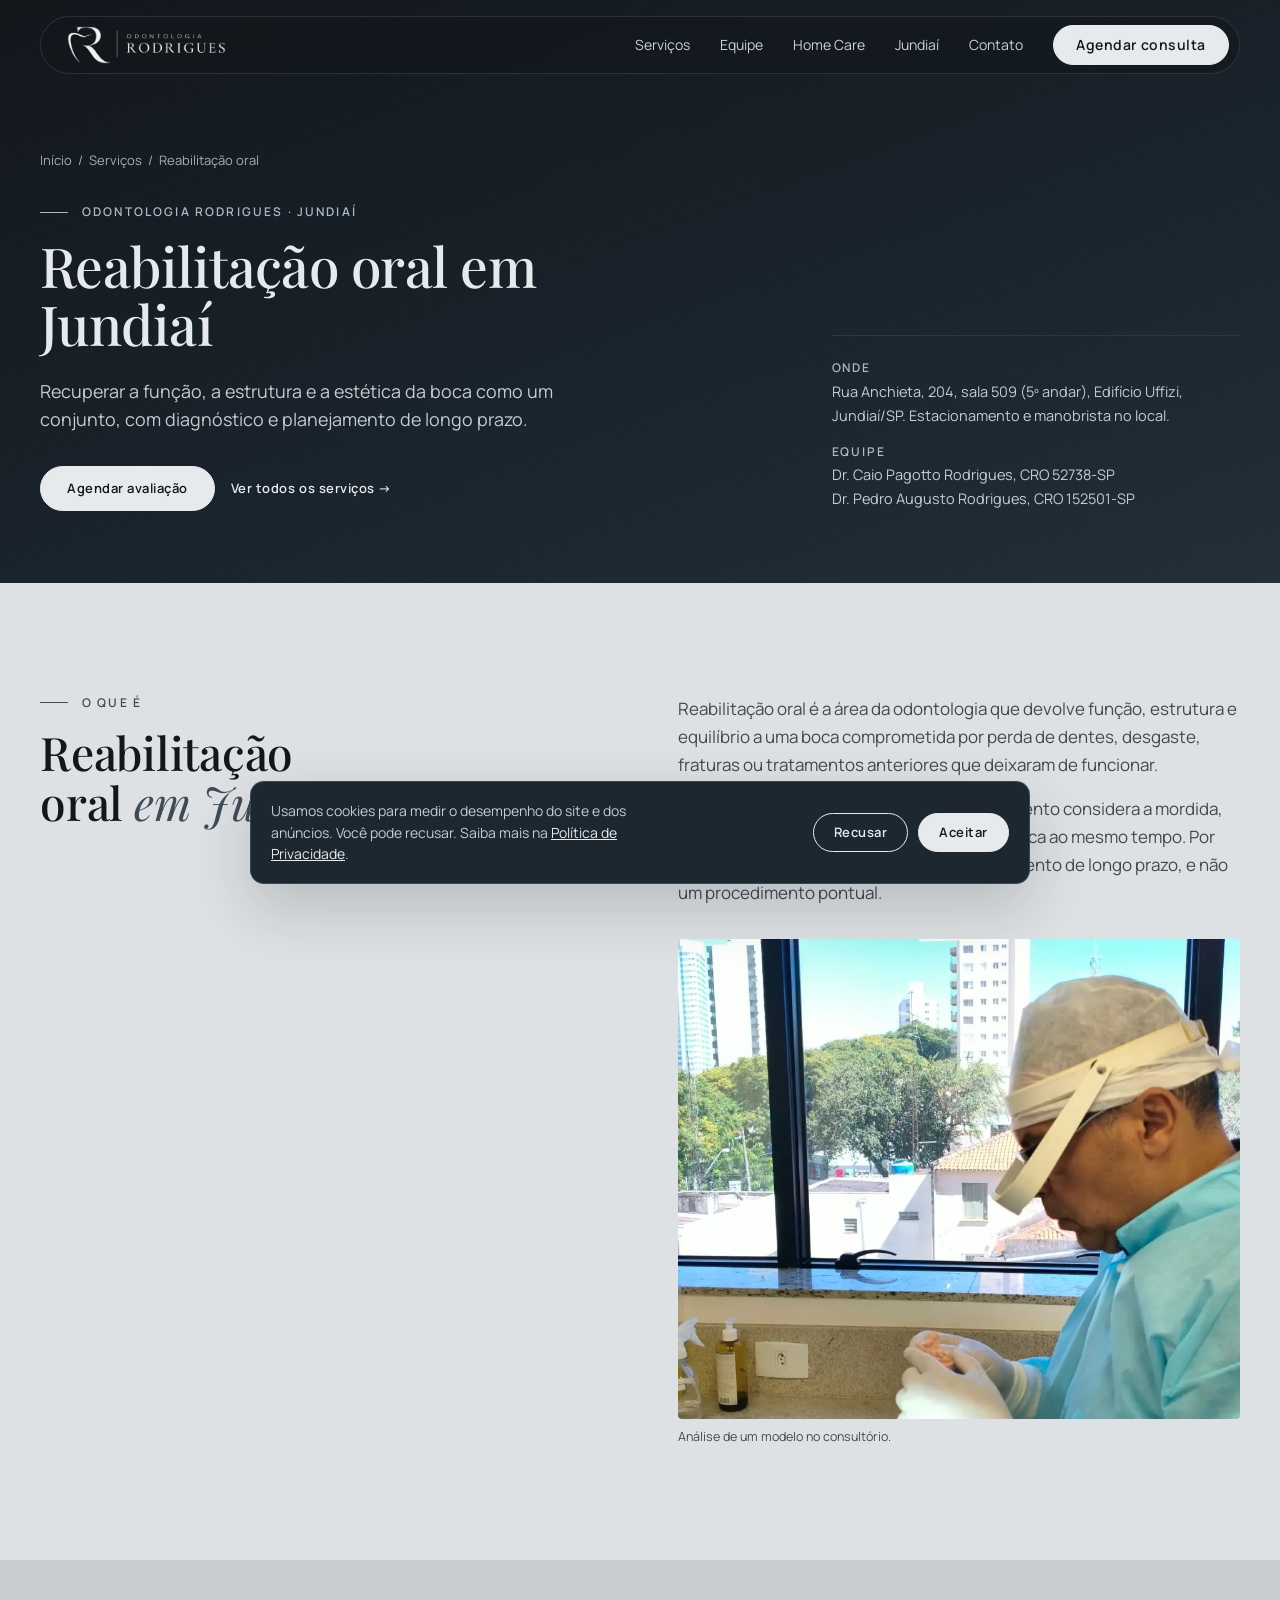
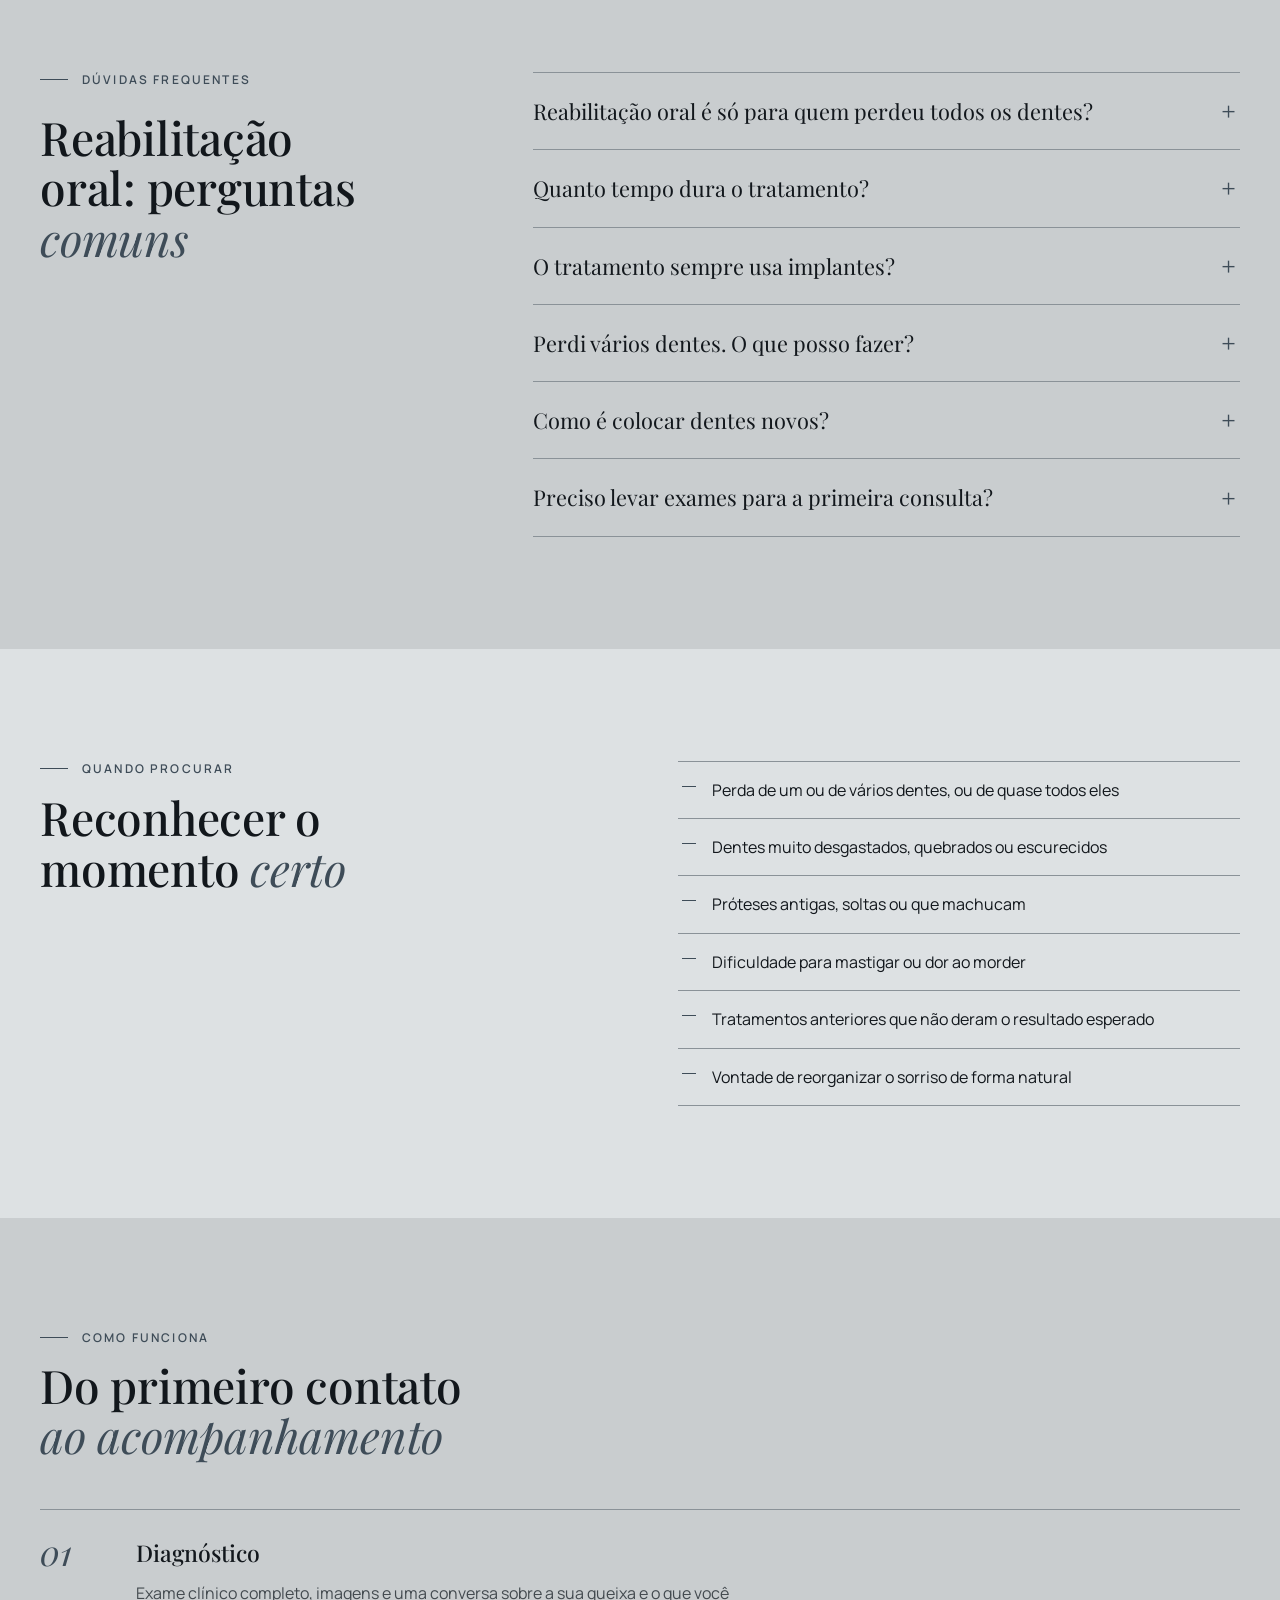
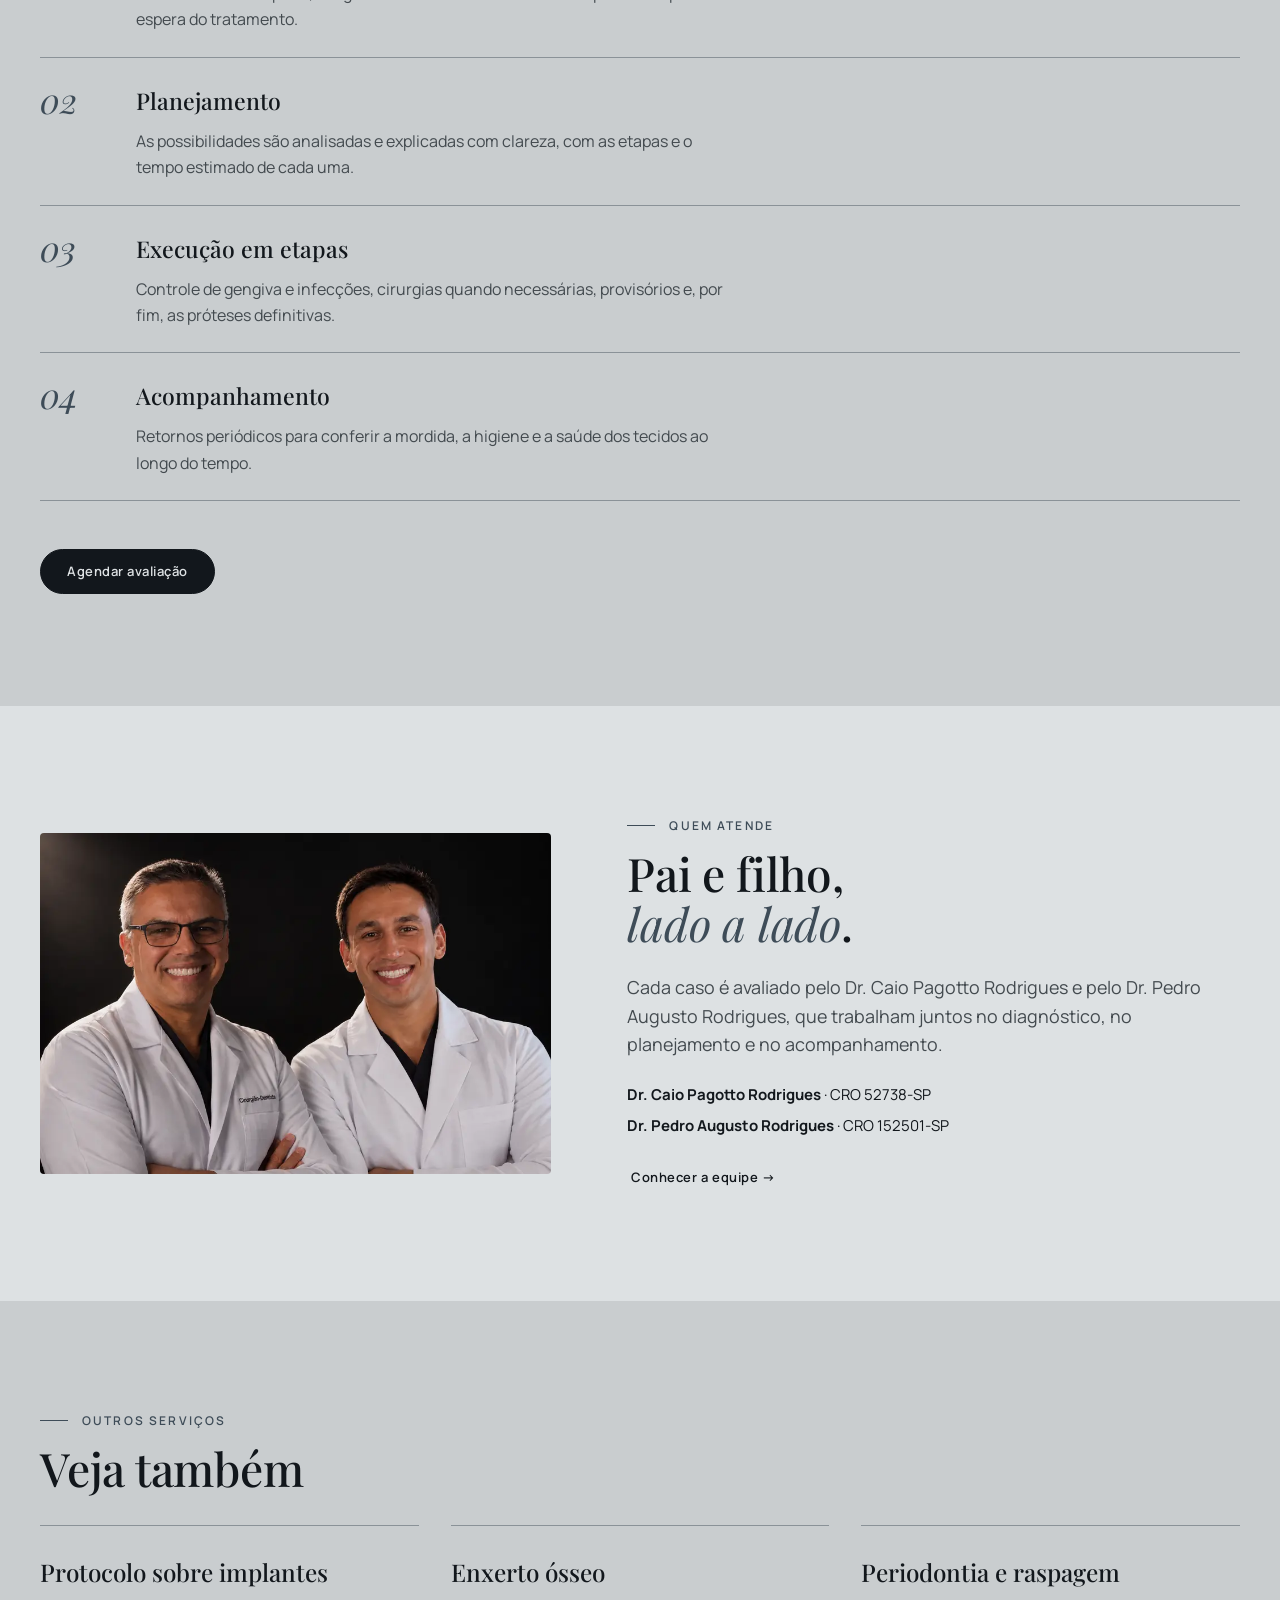
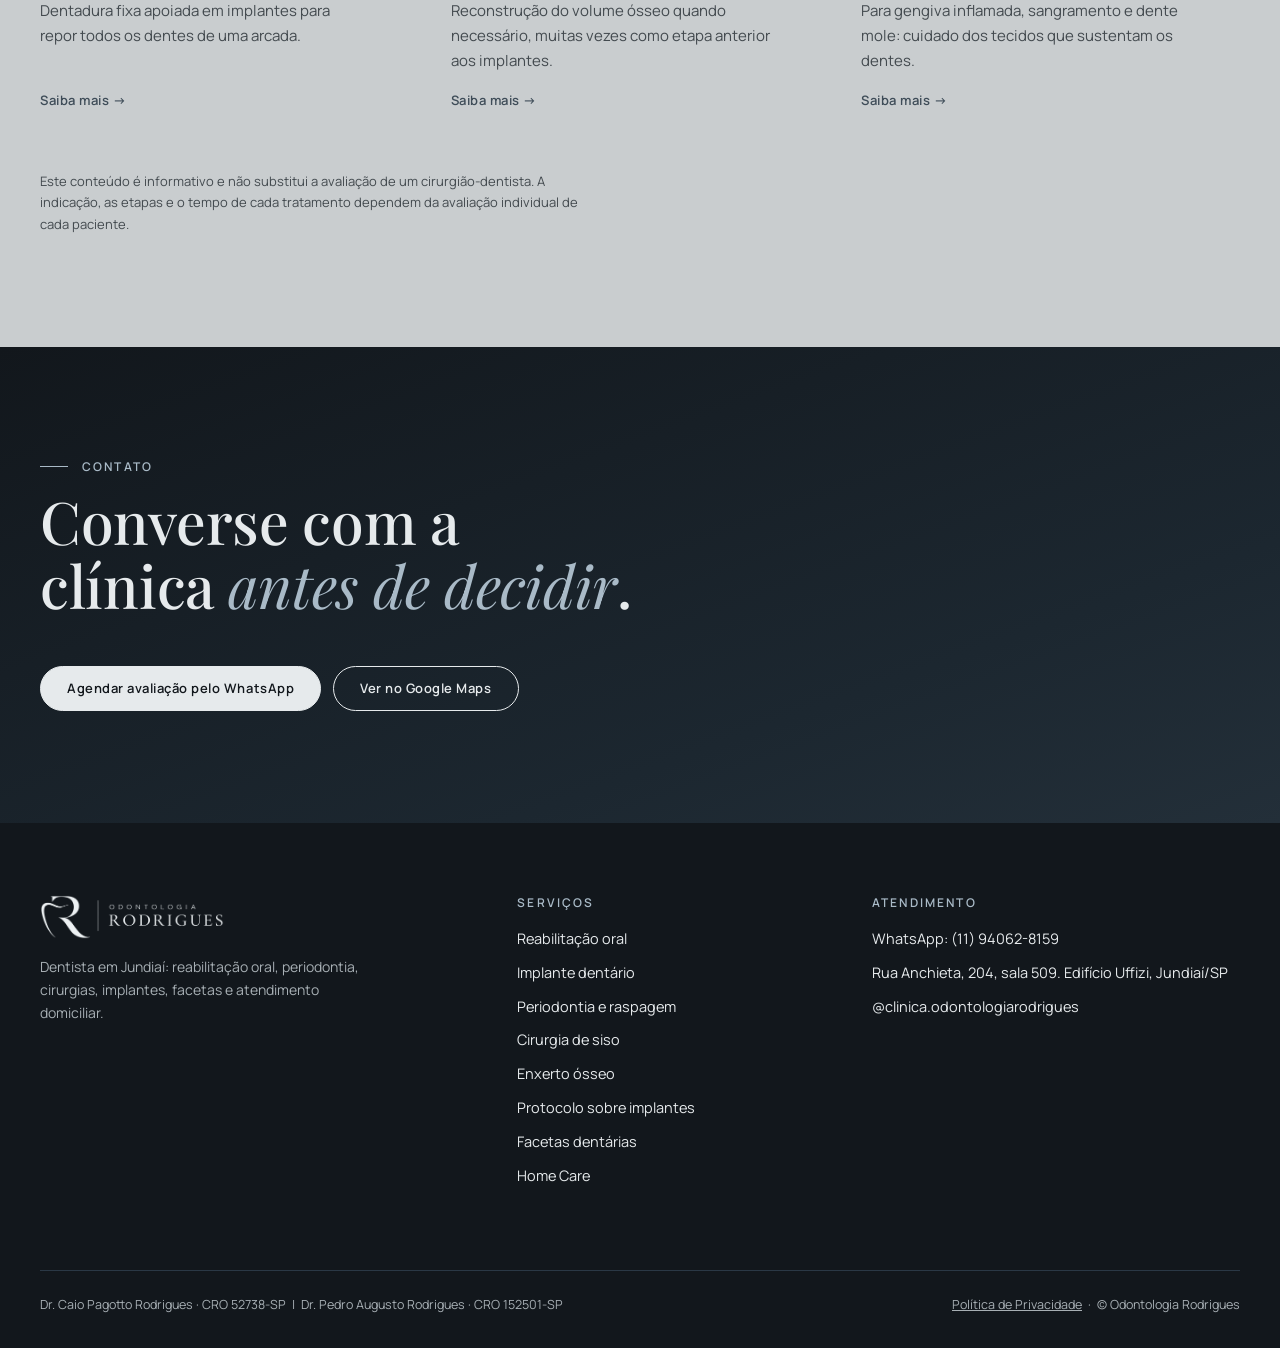
<file: reabilitacao-oral-jundiai/index.html>
<!doctype html>
<html lang="pt-BR">
<head>
<meta charset="utf-8">
<meta name="viewport" content="width=device-width,initial-scale=1">
<title>Reabilitação Oral em Jundiaí | Odontologia Rodrigues</title>
<meta name="description" content="Reabilitação oral em Jundiaí: para quem perdeu dentes ou tem a boca desgastada, um planejamento completo para recuperar mastigação e sorriso, com o Dr. Caio e o Dr. Pedro.">
<link rel="canonical" href="https://odontologiarodrigues.com.br/reabilitacao-oral-jundiai/">
<meta name="theme-color" content="#12171c">
<meta property="og:type" content="website">
<meta property="og:locale" content="pt_BR">
<meta property="og:site_name" content="Odontologia Rodrigues">
<meta property="og:title" content="Reabilitação Oral em Jundiaí | Odontologia Rodrigues">
<meta property="og:description" content="Reabilitação oral em Jundiaí: para quem perdeu dentes ou tem a boca desgastada, um planejamento completo para recuperar mastigação e sorriso, com o Dr. Caio e o Dr. Pedro.">
<meta property="og:url" content="https://odontologiarodrigues.com.br/reabilitacao-oral-jundiai/">
<meta property="og:image" content="https://odontologiarodrigues.com.br/assets/img/og-image.jpg">
<meta property="og:image:width" content="1200">
<meta property="og:image:height" content="630">
<meta name="twitter:card" content="summary_large_image">
<link rel="icon" type="image/png" sizes="32x32" href="/favicon-32.png">
<link rel="apple-touch-icon" href="/apple-touch-icon.png">
<link rel="preload" as="font" type="font/woff2" href="/assets/fonts/playfair-display.woff2" crossorigin>
<link rel="preload" as="font" type="font/woff2" href="/assets/fonts/manrope.woff2" crossorigin>
<link rel="stylesheet" href="/assets/site.css?v=mwkojuc5">
<script type="application/ld+json">{"@context":"https://schema.org","@type":"Dentist","@id":"https://odontologiarodrigues.com.br/#clinica","name":"Odontologia Rodrigues","url":"https://odontologiarodrigues.com.br/","image":"https://odontologiarodrigues.com.br/assets/img/og-image.jpg","logo":"https://odontologiarodrigues.com.br/apple-touch-icon.png","telephone":"+5511940628159","address":{"@type":"PostalAddress","streetAddress":"Rua Anchieta, 204, sala 509","addressLocality":"Jundiaí","addressRegion":"SP","addressCountry":"BR"},"areaServed":[{"@type":"City","name":"Jundiaí"},{"@type":"City","name":"Várzea Paulista"},{"@type":"City","name":"Itupeva"},{"@type":"City","name":"Cabreúva"},{"@type":"City","name":"Louveira"},{"@type":"City","name":"Campo Limpo Paulista"},{"@type":"City","name":"Vinhedo"}],"sameAs":["https://instagram.com/clinica.odontologiarodrigues"],"employee":[{"@type":"Person","name":"Caio Pagotto Rodrigues","jobTitle":"Cirurgião-dentista"},{"@type":"Person","name":"Pedro Augusto Rodrigues","jobTitle":"Cirurgião-dentista"}]}</script>
<script type="application/ld+json">{"@context":"https://schema.org","@type":"Service","name":"Reabilitação oral em Jundiaí","serviceType":"Reabilitação oral","description":"Reabilitação oral em Jundiaí: para quem perdeu dentes ou tem a boca desgastada, um planejamento completo para recuperar mastigação e sorriso, com o Dr. Caio e o Dr. Pedro.","url":"https://odontologiarodrigues.com.br/reabilitacao-oral-jundiai/","areaServed":{"@type":"City","name":"Jundiaí"},"provider":{"@id":"https://odontologiarodrigues.com.br/#clinica"}}</script>
<script type="application/ld+json">{"@context":"https://schema.org","@type":"BreadcrumbList","itemListElement":[{"@type":"ListItem","position":1,"name":"Início","item":"https://odontologiarodrigues.com.br/"},{"@type":"ListItem","position":2,"name":"Serviços","item":"https://odontologiarodrigues.com.br/#servicos"},{"@type":"ListItem","position":3,"name":"Reabilitação oral","item":"https://odontologiarodrigues.com.br/reabilitacao-oral-jundiai/"}]}</script>
<script type="application/ld+json">{"@context":"https://schema.org","@type":"FAQPage","mainEntity":[{"@type":"Question","name":"Reabilitação oral é só para quem perdeu todos os dentes?","acceptedAnswer":{"@type":"Answer","text":"Não. Ela serve para qualquer caso em que a função da boca esteja comprometida, seja por falta de um dente, por desgaste, por fraturas ou por próteses que já não funcionam bem."}},{"@type":"Question","name":"Quanto tempo dura o tratamento?","acceptedAnswer":{"@type":"Answer","text":"Depende do caso. O plano apresentado na avaliação mostra as etapas e o tempo estimado de cada uma, e pode ser ajustado conforme a cicatrização e a resposta de cada paciente."}},{"@type":"Question","name":"O tratamento sempre usa implantes?","acceptedAnswer":{"@type":"Answer","text":"Não. Os implantes são uma das possibilidades e só entram quando fazem sentido para o caso. A indicação sai da avaliação, e não de uma regra fixa."}},{"@type":"Question","name":"Perdi vários dentes. O que posso fazer?","acceptedAnswer":{"@type":"Answer","text":"Existem caminhos diferentes, como próteses fixas sobre implantes, pontes ou próteses removíveis, e a melhor escolha depende do osso, das gengivas e da mordida. A avaliação define as possibilidades e explica cada uma com clareza."}},{"@type":"Question","name":"Como é colocar dentes novos?","acceptedAnswer":{"@type":"Answer","text":"O processo costuma ter etapas: cuidar da saúde da boca, repor os dentes que faltam, usar provisórios e, depois, instalar as próteses definitivas. As etapas e o tempo são apresentados no plano de cada paciente."}},{"@type":"Question","name":"Preciso levar exames para a primeira consulta?","acceptedAnswer":{"@type":"Answer","text":"Se tiver radiografias ou tomografias recentes, traga. Se não tiver, a própria avaliação define quais exames são necessários."}}]}</script>
<script>
  /* IDs do Google. Enquanto vazio, nenhuma tag carrega e o aviso de cookies nao aparece. */
  window.RODRIGUES_TRACKING = { gtmId: "", gtagId: "G-LYC09SLQG9", adsId: "AW-18565728558", whatsappConversionLabel: "AabSCI_A1LYdEK6S6pRF" };
</script>
</head>
<body>
<header id="site-header">
  <div class="wrap">
    <div class="bar">
      <a class="brand" href="/"><img src="/assets/img/logo-horizontal-claro.png" width="1648" height="395" alt="Odontologia Rodrigues"></a>
      <button id="menu-toggle" aria-label="Abrir menu" aria-expanded="false"><span></span></button>
      <nav class="primary" id="primary-nav">
        <a href="/#servicos">Serviços</a>
        <a href="/#doutores">Equipe</a>
        <a href="/dentista-domiciliar-jundiai/">Home Care</a>
        <a href="/#jundiai">Jundiaí</a>
        <a href="/#contato">Contato</a>
        <a class="btn" href="https://wa.me/5511940628159?text=Ol%C3%A1%2C%20gostaria%20de%20agendar%20uma%20consulta." target="_blank" rel="noopener">Agendar consulta</a>
      </nav>
    </div>
  </div>
</header>

<main>

  <section class="svc-hero grad" data-theme="dark">
    <div class="wrap">
      <nav class="crumbs" aria-label="Você está em"><a href="/">Início</a><span>/</span><a href="/#servicos">Serviços</a><span>/</span><span>Reabilitação oral</span></nav>
      <div class="svc-hero-grid">
        <div>
          <span class="eyebrow">Odontologia Rodrigues · Jundiaí</span>
          <h1 class="d-xl">Reabilitação oral em Jundiaí</h1>
          <p class="lede">Recuperar a função, a estrutura e a estética da boca como um conjunto, com diagnóstico e planejamento de longo prazo.</p>
          <div class="hero-actions">
            <a class="btn" href="https://wa.me/5511940628159?text=Ol%C3%A1%2C%20gostaria%20de%20agendar%20uma%20avalia%C3%A7%C3%A3o%20de%20reabilita%C3%A7%C3%A3o%20oral." target="_blank" rel="noopener">Agendar avaliação</a>
            <a class="link" href="/#servicos">Ver todos os serviços &rarr;</a>
          </div>
        </div>
        <aside class="svc-aside" aria-label="Informações da clínica">
          <div><strong>Onde</strong>Rua Anchieta, 204, sala 509 (5º andar), Edifício Uffizi, Jundiaí/SP. Estacionamento e manobrista no local.</div>
          <div><strong>Equipe</strong>Dr. Caio Pagotto Rodrigues, CRO 52738-SP<br>Dr. Pedro Augusto Rodrigues, CRO 152501-SP</div>
        </aside>
      </div>
    </div>
  </section>

  <section data-theme="light">
    <div class="wrap two-col">
      <div>
        <span class="eyebrow">O que é</span>
        <h2 class="d-lg">Reabilitação oral <em>em Jundiaí</em></h2>
      </div>
      <div class="prose-body">
        <p>Reabilitação oral é a área da odontologia que devolve função, estrutura e equilíbrio a uma boca comprometida por perda de dentes, desgaste, fraturas ou tratamentos anteriores que deixaram de funcionar.</p>
        <p>Em vez de tratar dente por dente, o planejamento considera a mordida, as articulações, as gengivas, o osso e a estética ao mesmo tempo. Por isso é, por natureza, um trabalho de planejamento de longo prazo, e não um procedimento pontual.</p>
        <figure class="page-photo"><img src="/assets/img/laboratorio-900.webp" width="900" height="1200" loading="lazy" decoding="async" alt="Dentista com proteção facial analisando um modelo de prótese na bancada do consultório"><figcaption>Análise de um modelo no consultório.</figcaption></figure>
      </div>
    </div>
  </section>

  <section id="duvidas" class="sunk" data-theme="light">
    <div class="wrap faq-grid">
      <div>
        <span class="eyebrow">Dúvidas frequentes</span>
        <h2 class="d-lg">Reabilitação oral: perguntas <em>comuns</em></h2>
      </div>
      <div class="faq">
        <details><summary>Reabilitação oral é só para quem perdeu todos os dentes?</summary><p>Não. Ela serve para qualquer caso em que a função da boca esteja comprometida, seja por falta de um dente, por desgaste, por fraturas ou por próteses que já não funcionam bem.</p></details>
        <details><summary>Quanto tempo dura o tratamento?</summary><p>Depende do caso. O plano apresentado na avaliação mostra as etapas e o tempo estimado de cada uma, e pode ser ajustado conforme a cicatrização e a resposta de cada paciente.</p></details>
        <details><summary>O tratamento sempre usa implantes?</summary><p>Não. Os implantes são uma das possibilidades e só entram quando fazem sentido para o caso. A indicação sai da avaliação, e não de uma regra fixa.</p></details>
        <details><summary>Perdi vários dentes. O que posso fazer?</summary><p>Existem caminhos diferentes, como próteses fixas sobre implantes, pontes ou próteses removíveis, e a melhor escolha depende do osso, das gengivas e da mordida. A avaliação define as possibilidades e explica cada uma com clareza.</p></details>
        <details><summary>Como é colocar dentes novos?</summary><p>O processo costuma ter etapas: cuidar da saúde da boca, repor os dentes que faltam, usar provisórios e, depois, instalar as próteses definitivas. As etapas e o tempo são apresentados no plano de cada paciente.</p></details>
        <details><summary>Preciso levar exames para a primeira consulta?</summary><p>Se tiver radiografias ou tomografias recentes, traga. Se não tiver, a própria avaliação define quais exames são necessários.</p></details>
      </div>
    </div>
  </section>

  <section data-theme="light">
    <div class="wrap two-col">
      <div>
        <span class="eyebrow">Quando procurar</span>
        <h2 class="d-lg">Reconhecer o momento <em>certo</em></h2>
      </div>
      <ul class="checks">
        <li>Perda de um ou de vários dentes, ou de quase todos eles</li>
        <li>Dentes muito desgastados, quebrados ou escurecidos</li>
        <li>Próteses antigas, soltas ou que machucam</li>
        <li>Dificuldade para mastigar ou dor ao morder</li>
        <li>Tratamentos anteriores que não deram o resultado esperado</li>
        <li>Vontade de reorganizar o sorriso de forma natural</li>
      </ul>
    </div>
  </section>

  <section class="sunk" data-theme="light">
    <div class="wrap">
      <span class="eyebrow">Como funciona</span>
      <h2 class="d-lg" style="max-width:20ch;margin-top:14px;">Do primeiro contato <em>ao acompanhamento</em></h2>
      <ol class="steps-list">
        <li><span class="n">01</span><div><h3>Diagnóstico</h3><p>Exame clínico completo, imagens e uma conversa sobre a sua queixa e o que você espera do tratamento.</p></div></li>
        <li><span class="n">02</span><div><h3>Planejamento</h3><p>As possibilidades são analisadas e explicadas com clareza, com as etapas e o tempo estimado de cada uma.</p></div></li>
        <li><span class="n">03</span><div><h3>Execução em etapas</h3><p>Controle de gengiva e infecções, cirurgias quando necessárias, provisórios e, por fim, as próteses definitivas.</p></div></li>
        <li><span class="n">04</span><div><h3>Acompanhamento</h3><p>Retornos periódicos para conferir a mordida, a higiene e a saúde dos tecidos ao longo do tempo.</p></div></li>
      </ol>
      <div style="margin-top:var(--space-7);"><a class="btn" href="https://wa.me/5511940628159?text=Ol%C3%A1%2C%20gostaria%20de%20agendar%20uma%20avalia%C3%A7%C3%A3o%20de%20reabilita%C3%A7%C3%A3o%20oral." target="_blank" rel="noopener">Agendar avaliação</a></div>
    </div>
  </section>

  <section data-theme="light">
    <div class="wrap team-strip">
      <figure><img src="/assets/img/hero-dupla-900.webp" width="900" height="600" loading="lazy" decoding="async" alt="Dr. Caio Pagotto Rodrigues e Dr. Pedro Augusto Rodrigues"></figure>
      <div>
        <span class="eyebrow">Quem atende</span>
        <h2 class="d-lg" style="margin-top:14px;max-width:16ch;">Pai e filho, <em>lado a lado</em>.</h2>
        <p class="lede" style="margin-top:var(--space-5);">Cada caso é avaliado pelo Dr. Caio Pagotto Rodrigues e pelo Dr. Pedro Augusto Rodrigues, que trabalham juntos no diagnóstico, no planejamento e no acompanhamento.</p>
        <div class="names"><span><strong>Dr. Caio Pagotto Rodrigues</strong> · CRO 52738-SP</span><span><strong>Dr. Pedro Augusto Rodrigues</strong> · CRO 152501-SP</span></div>
        <div style="margin-top:var(--space-5);"><a class="link" href="/#doutores">Conhecer a equipe &rarr;</a></div>
      </div>
    </div>
  </section>

  <section class="sunk" data-theme="light">
    <div class="wrap">
      <span class="eyebrow">Outros serviços</span>
      <h2 class="d-lg" style="margin-top:14px;max-width:18ch;">Veja também</h2>
      <div class="related">
        <a class="svc-card" href="/protocolo-sobre-implantes-jundiai/"><h3>Protocolo sobre implantes</h3><p>Dentadura fixa apoiada em implantes para repor todos os dentes de uma arcada.</p><span class="more">Saiba mais &rarr;</span></a>
        <a class="svc-card" href="/enxerto-osseo-jundiai/"><h3>Enxerto ósseo</h3><p>Reconstrução do volume ósseo quando necessário, muitas vezes como etapa anterior aos implantes.</p><span class="more">Saiba mais &rarr;</span></a>
        <a class="svc-card" href="/periodontia-jundiai/"><h3>Periodontia e raspagem</h3><p>Para gengiva inflamada, sangramento e dente mole: cuidado dos tecidos que sustentam os dentes.</p><span class="more">Saiba mais &rarr;</span></a>
      </div>
      <p class="disclaimer">Este conteúdo é informativo e não substitui a avaliação de um cirurgião-dentista. A indicação, as etapas e o tempo de cada tratamento dependem da avaliação individual de cada paciente.</p>
    </div>
  </section>

  <section id="contato" data-theme="dark" class="grad">
    <div class="wrap">
      <span class="eyebrow">Contato</span>
      <h2 class="d-lg" style="margin-top:14px;max-width:18ch;">Converse com a clínica <em>antes de decidir</em>.</h2>
      <div class="contact-actions">
        <a class="btn" href="https://wa.me/5511940628159?text=Ol%C3%A1%2C%20gostaria%20de%20agendar%20uma%20avalia%C3%A7%C3%A3o%20de%20reabilita%C3%A7%C3%A3o%20oral." target="_blank" rel="noopener">Agendar avaliação pelo WhatsApp</a>
        <a class="btn ghost" href="https://www.google.com/maps/search/?api=1&query=Rua+Anchieta+204+Edif%C3%ADcio+Uffizi+Jundia%C3%AD+SP" target="_blank" rel="noopener">Ver no Google Maps</a>
      </div>
    </div>
  </section>

</main>

<footer data-theme="dark">
  <div class="wrap">
    <div class="foot">
      <div>
        <img class="logo" src="/assets/img/logo-horizontal-claro.png" width="1648" height="395" alt="Odontologia Rodrigues">
        <p>Dentista em Jundiaí: reabilitação oral, periodontia, cirurgias, implantes, facetas e atendimento domiciliar.</p>
      </div>
      <div>
        <h4>Serviços</h4>
        <ul>
          <li><a href="/reabilitacao-oral-jundiai/">Reabilitação oral</a></li>
          <li><a href="/implante-dentario-jundiai/">Implante dentário</a></li>
          <li><a href="/periodontia-jundiai/">Periodontia e raspagem</a></li>
          <li><a href="/cirurgia-de-siso-jundiai/">Cirurgia de siso</a></li>
          <li><a href="/enxerto-osseo-jundiai/">Enxerto ósseo</a></li>
          <li><a href="/protocolo-sobre-implantes-jundiai/">Protocolo sobre implantes</a></li>
          <li><a href="/facetas-dentarias-jundiai/">Facetas dentárias</a></li>
          <li><a href="/dentista-domiciliar-jundiai/">Home Care</a></li>
        </ul>
      </div>
      <div>
        <h4>Atendimento</h4>
        <ul>
          <li><a href="https://wa.me/5511940628159?text=Ol%C3%A1%2C%20gostaria%20de%20agendar%20uma%20consulta." target="_blank" rel="noopener">WhatsApp: (11) 94062-8159</a></li>
          <li><a href="https://www.google.com/maps/search/?api=1&query=Rua+Anchieta+204+Edif%C3%ADcio+Uffizi+Jundia%C3%AD+SP" target="_blank" rel="noopener">Rua Anchieta, 204, sala 509. Edifício Uffizi, Jundiaí/SP</a></li>
          <li><a href="https://instagram.com/clinica.odontologiarodrigues" target="_blank" rel="noopener">@clinica.odontologiarodrigues</a></li>
        </ul>
      </div>
    </div>
    <div class="legal">
      <span>Dr. Caio Pagotto Rodrigues · CRO 52738-SP &nbsp;|&nbsp; Dr. Pedro Augusto Rodrigues · CRO 152501-SP</span>
      <span><a href="/politica-de-privacidade/">Política de Privacidade</a> &nbsp;·&nbsp; © Odontologia Rodrigues</span>
    </div>
  </div>
</footer>

<a class="wa-float" href="https://wa.me/5511940628159?text=Ol%C3%A1%2C%20gostaria%20de%20agendar%20uma%20consulta." target="_blank" rel="noopener" aria-label="Agendar pelo WhatsApp"><svg viewBox="0 0 24 24" fill="currentColor" aria-hidden="true"><path d="M12.04 2a9.9 9.9 0 0 0-8.5 14.9L2 22l5.25-1.38A9.9 9.9 0 1 0 12.04 2Zm0 1.8a8.1 8.1 0 1 1-4.24 15l-.3-.18-3.1.82.83-3.02-.2-.31A8.1 8.1 0 0 1 12.04 3.8Zm-3.2 3.9c-.2 0-.52.07-.8.37-.27.3-1.04 1.02-1.04 2.5s1.07 2.9 1.22 3.1c.15.2 2.1 3.2 5.1 4.5 2.5 1.07 3 .86 3.55.8.55-.05 1.76-.72 2-1.42.25-.7.25-1.3.17-1.42-.07-.12-.27-.2-.57-.35-.3-.15-1.76-.87-2.03-.97-.27-.1-.47-.15-.67.15-.2.3-.77.97-.94 1.17-.17.2-.35.22-.65.07-.3-.15-1.26-.46-2.4-1.48-.88-.79-1.48-1.76-1.65-2.06-.17-.3-.02-.46.13-.6.13-.14.3-.35.45-.52.15-.18.2-.3.3-.5.1-.2.05-.37-.02-.52-.08-.15-.67-1.62-.92-2.2-.24-.58-.49-.5-.67-.51h-.57Z"/></svg><span>Agendar pelo WhatsApp</span></a>
<div id="cookie-banner" class="cookie" data-theme="dark" role="dialog" aria-label="Aviso de cookies" hidden>
  <p>Usamos cookies para medir o desempenho do site e dos anúncios. Você pode recusar. Saiba mais na <a href="/politica-de-privacidade/">Política de Privacidade</a>.</p>
  <div class="cookie-actions">
    <button type="button" class="btn ghost" data-cookie="recusar">Recusar</button>
    <button type="button" class="btn" data-cookie="aceitar">Aceitar</button>
  </div>
</div>
<script src="/assets/site.js?v=mwkojuc5" defer></script>
</body>
</html>
</file>
<file: assets/site.css>
@font-face{font-family:"Playfair Display";src:url("fonts/playfair-display.woff2") format("woff2");font-weight:400 900;font-style:normal;font-display:swap}
@font-face{font-family:"Playfair Display";src:url("fonts/playfair-display-italic.woff2") format("woff2");font-weight:400 900;font-style:italic;font-display:swap}
@font-face{font-family:"Manrope";src:url("fonts/manrope.woff2") format("woff2");font-weight:200 800;font-style:normal;font-display:swap}

  /* Tokens do design system "Odontologia Rodrigues" (designs/odontologia-rodrigues/project/tokens.css) */
  :root, [data-theme="light"] {
    --ink:#12171c; --slate:#1c2730; --slate-soft:#2a3845; --mist:#c9cdcf; --ice:#dde1e3; --fog:#eef1f2; --frost:#a9bac7;
    --surface:var(--ice); --surface-raised:var(--fog); --surface-sunk:var(--mist);
    --text:var(--ink); --text-muted:#434a4f; --line:#8a9298; --accent:#3e4c58;
    --btn-bg:var(--ink); --btn-text:var(--ice); --focus:var(--slate);
    --shadow-lift:0 24px 60px rgba(18,23,28,.18);
  }
  [data-theme="dark"] {
    --surface:var(--ink); --surface-raised:var(--slate); --surface-sunk:#0d1217;
    --text:#e6eaec; --text-muted:#a7afb4; --line:var(--slate-soft); --accent:var(--frost);
    --btn-bg:#e6eaec; --btn-text:var(--ink); --focus:#e6eaec;
  }
  :root{
    --space-1:4px; --space-2:8px; --space-3:12px; --space-4:16px; --space-5:24px; --space-6:32px; --space-7:48px; --space-8:72px; --space-9:112px; --space-10:160px;
    --radius-sm:4px; --radius-md:14px; --radius-pill:999px;
    --container:1200px; --measure:60ch;
    --font-serif:"Playfair Display","Iowan Old Style",Georgia,serif;
    --font-sans:Manrope,system-ui,-apple-system,"Segoe UI",sans-serif;
  }

  *{box-sizing:border-box;}
  html{scroll-behavior:smooth;}
  body{margin:0;background:var(--ink);color:var(--text);font-family:var(--font-sans);font-size:16px;line-height:1.65;-webkit-font-smoothing:antialiased;}
  img{max-width:100%;display:block;}
  a{color:inherit;}
  h1,h2,h3,p,ul,ol,figure{margin:0;padding:0;}
  ul,ol{list-style:none;}
  :focus-visible{outline:2px solid var(--focus);outline-offset:3px;}

  .wrap{max-width:var(--container);margin:0 auto;padding-inline:var(--space-4);}
  @media (min-width:700px){ .wrap{padding-inline:var(--space-5);} }
  @media (min-width:1260px){ .wrap{padding-inline:0;} }

  section{background:var(--surface);color:var(--text);padding-block:var(--space-8);position:relative;}
  @media (min-width:900px){ section{padding-block:var(--space-9);} }
  section.sunk{background:var(--surface-sunk);}
  section.grad{background:linear-gradient(160deg,var(--ink) 0%,var(--slate) 70%,#232f39 100%);}

  /* type */
  .eyebrow{font-size:12px;line-height:1.3;font-weight:600;letter-spacing:.18em;text-transform:uppercase;color:var(--accent);display:flex;align-items:center;gap:14px;}
  .eyebrow::before{content:"";width:28px;height:1px;background:currentColor;}
  .d-xl{font-family:var(--font-serif);font-weight:500;font-size:clamp(2.1rem,4.3vw,3.8rem);line-height:1.06;letter-spacing:-.01em;}
  .d-lg{font-family:var(--font-serif);font-weight:500;font-size:clamp(1.9rem,3.6vw,3.2rem);line-height:1.1;letter-spacing:-.005em;text-wrap:balance;}
  .d-md{font-family:var(--font-serif);font-weight:500;font-size:clamp(1.4rem,2.2vw,2.1rem);line-height:1.15;}
  em{font-style:italic;font-weight:400;color:var(--accent);}
  .lede{font-size:clamp(1.02rem,1.4vw,1.2rem);line-height:1.6;color:var(--text-muted);max-width:var(--measure);}
  .caption{font-size:13px;line-height:1.5;font-weight:500;color:var(--text-muted);}
  .sec-head{display:grid;gap:var(--space-5);margin-bottom:var(--space-7);max-width:24ch;}
  .sec-head .d-lg{max-width:18ch;}

  /* buttons */
  .btn{display:inline-flex;align-items:center;gap:8px;font:600 13px/1 var(--font-sans);letter-spacing:.04em;text-decoration:none;white-space:nowrap;
    padding:15px 26px;border-radius:var(--radius-pill);background:var(--btn-bg);color:var(--btn-text);border:1px solid var(--btn-bg);transition:background .18s ease,color .18s ease;}
  .btn:hover{background:transparent;color:var(--text);}
  .btn.ghost{background:transparent;color:var(--text);border-color:var(--text);}
  .btn.ghost:hover{background:var(--text);color:var(--surface);}
  .link{font:600 13px/1 var(--font-sans);letter-spacing:.04em;text-decoration:none;color:var(--text);padding:15px 4px;border-bottom:1px solid transparent;}
  .link:hover{border-bottom-color:currentColor;}

  /* framed photo: thin keyline offset behind the image */
  .framed{position:relative;isolation:isolate;margin:0;}
  .framed img{width:100%;height:100%;object-fit:cover;border-radius:var(--radius-sm);}
  .framed::after{content:"";position:absolute;inset:14px -14px -14px 14px;border:1px solid var(--line);border-radius:var(--radius-sm);z-index:-1;}
  .framed.flip::after{inset:14px 14px -14px -14px;}
  @media (max-width:700px){ .framed::after,.framed.flip::after{inset:10px -8px -10px 8px;} }

  /* header */
  header{position:fixed;top:16px;left:0;right:0;z-index:50;}
  header .wrap{display:flex;align-items:center;justify-content:space-between;}
  .bar{width:100%;display:flex;align-items:center;justify-content:space-between;background:rgba(18,23,28,.62);backdrop-filter:blur(16px);-webkit-backdrop-filter:blur(16px);
    border:1px solid rgba(169,186,199,.16);border-radius:var(--radius-pill);padding:8px 10px 8px 26px;transition:background .25s ease;}
  header.scrolled .bar{background:rgba(18,23,28,.9);}
  .brand img{height:38px;width:auto;}
  nav.primary{display:flex;align-items:center;gap:30px;}
  nav.primary a{font-size:14px;color:#c9d2d8;text-decoration:none;}
  nav.primary a:hover{color:#fff;}
  nav.primary .btn{background:#e6eaec;color:var(--ink);border-color:#e6eaec;padding:12px 22px;}
  nav.primary .btn:hover{background:transparent;color:#fff;border-color:#e6eaec;}
  #menu-toggle{display:none;width:42px;height:42px;border-radius:50%;border:1px solid rgba(230,234,236,.3);background:none;cursor:pointer;align-items:center;justify-content:center;}
  #menu-toggle span,#menu-toggle span::before,#menu-toggle span::after{content:"";display:block;width:18px;height:1px;background:#e6eaec;position:relative;}
  #menu-toggle span::before{position:absolute;top:-6px;} #menu-toggle span::after{position:absolute;top:6px;}
  @media (max-width:980px){
    .bar{padding-left:18px;}
    nav.primary{position:fixed;inset:78px 16px auto 16px;background:rgba(18,23,28,.97);border:1px solid rgba(169,186,199,.16);border-radius:var(--radius-md);
      flex-direction:column;align-items:stretch;gap:0;padding:10px 20px 22px;opacity:0;transform:translateY(-8px);pointer-events:none;transition:opacity .18s,transform .18s;}
    nav.primary.open{opacity:1;transform:none;pointer-events:auto;}
    nav.primary a{padding:15px 0;border-bottom:1px solid rgba(169,186,199,.14);font-size:16px;}
    nav.primary .btn{margin-top:18px;justify-content:center;border-bottom:1px solid #e6eaec;}
    #menu-toggle{display:flex;}
  }

  /* hero */
  #hero{padding:0;overflow:hidden;background:var(--ink);}
  .hero-stage{min-height:780px;display:flex;flex-direction:column;justify-content:flex-end;}
  .hero-photo{position:absolute;right:0;top:0;bottom:130px;width:min(72vw,1040px);z-index:0;}
  .hero-photo img{width:100%;height:100%;object-fit:cover;object-position:right top;border-radius:0;
    -webkit-mask-image:linear-gradient(90deg,transparent 0,#000 14%),linear-gradient(0deg,transparent 0,#000 24%);-webkit-mask-composite:source-in;
    mask-image:linear-gradient(90deg,transparent 0,#000 14%),linear-gradient(0deg,transparent 0,#000 24%);mask-composite:intersect;}
  .hero-copy{position:relative;z-index:2;padding-top:170px;padding-bottom:var(--space-7);max-width:500px;}
  .hero-copy .d-xl{margin-top:var(--space-5);}
  .hero-copy .lede{margin-top:var(--space-5);max-width:38ch;color:#c4ccd1;}
  .hero-actions{margin-top:var(--space-6);display:flex;flex-wrap:wrap;align-items:center;gap:var(--space-3);}
  .hero-creds{position:relative;z-index:2;border-top:1px solid var(--line);display:grid;grid-template-columns:repeat(3,1fr);gap:var(--space-6);padding-block:var(--space-5) var(--space-6);}
  .hero-creds .eyebrow{margin-bottom:var(--space-2);}
  .hero-creds .eyebrow::before{display:none;}
  .hero-creds p{font-size:14.5px;color:#c4ccd1;line-height:1.5;max-width:30ch;}
  @keyframes rise{from{opacity:0;transform:translateY(12px);}to{opacity:1;transform:none;}}
  .hero-copy > *{animation:rise .7s cubic-bezier(.2,.7,.2,1) both;}
  .hero-copy > :nth-child(2){animation-delay:.08s;} .hero-copy > :nth-child(3){animation-delay:.16s;} .hero-copy > :nth-child(4){animation-delay:.24s;}
  @media (max-width:900px){
    .hero-stage{min-height:0;}
    .hero-photo{position:relative;right:auto;width:100%;height:340px;bottom:auto;order:-1;margin-top:84px;}
    .hero-photo img{object-position:center top;-webkit-mask-image:linear-gradient(0deg,transparent 0,#000 40%);mask-image:linear-gradient(0deg,transparent 0,#000 40%);}
    .hero-copy{padding-top:0;margin-top:-30px;}
    .hero-creds{grid-template-columns:1fr;gap:var(--space-5);}
  }

  /* equipe */
  .person{display:grid;grid-template-columns:5fr 7fr;gap:clamp(36px,7vw,110px);align-items:center;}
  .person + .person{margin-top:var(--space-9);}
  .person.rev .framed{order:2;}
  .person .framed{aspect-ratio:4/5;}
  .person .framed img{object-position:center top;}
  .person h3{margin-top:var(--space-4);}
  .rows{margin-top:var(--space-6);}
  .rows li{display:grid;grid-template-columns:150px 1fr;gap:var(--space-5);padding:15px 0;border-top:1px solid var(--line);font-size:16px;line-height:1.5;}
  .rows li:last-child{border-bottom:1px solid var(--line);}
  .rows .lbl{font-size:11.5px;font-weight:600;letter-spacing:.16em;text-transform:uppercase;color:var(--accent);padding-top:3px;}
  .person .note{margin-top:var(--space-4);}
  @media (max-width:860px){
    .person{grid-template-columns:1fr;gap:var(--space-7);}
    .person.rev .framed{order:0;}
    .rows li{grid-template-columns:1fr;gap:4px;}
  }

  /* metodo */
  .metodo-top{display:grid;grid-template-columns:1.2fr .8fr;gap:clamp(36px,6vw,96px);align-items:end;}
  .metodo-top .framed{aspect-ratio:4/3;}
  .metodo-top .framed img{object-position:center 34%;}
  .metodo-top .d-lg{max-width:14ch;margin-top:var(--space-5);}
  .metodo-top .lede{margin-top:var(--space-5);}
  .steps{display:grid;grid-template-columns:repeat(3,1fr);gap:var(--space-6);margin-top:var(--space-9);}
  .step .num{font-family:var(--font-serif);font-size:clamp(6rem,13vw,11rem);line-height:.9;color:transparent;-webkit-text-stroke:1px var(--accent);opacity:.75;display:block;margin-bottom:var(--space-6);padding-bottom:.08em;}
  .step{border-top:1px solid var(--line);padding-top:var(--space-5);}
  .step h3{margin-top:var(--space-2);}
  .step p{margin-top:var(--space-3);color:var(--text-muted);max-width:34ch;}
  .dotline{position:relative;height:1px;background:var(--line);margin-top:var(--space-9);}
  .dotline::before{content:"";position:absolute;left:0;top:-3px;width:7px;height:7px;border-radius:50%;background:var(--accent);}
  @media (max-width:900px){ .metodo-top{grid-template-columns:1fr;} .steps{grid-template-columns:1fr;gap:var(--space-7);margin-top:var(--space-8);} .step .num{font-size:7rem;} }

  /* cuidado */
  .manifesto{font-family:var(--font-serif);font-weight:400;font-size:clamp(1.8rem,3.6vw,3.1rem);line-height:1.2;max-width:26ch;margin-top:var(--space-6);text-wrap:balance;}
  .manifesto em{color:var(--accent);}
  .cuidado-cols{display:grid;grid-template-columns:1.2fr repeat(3,1fr);gap:var(--space-6);margin-top:var(--space-8);}
  .cuidado-cols .lede{font-size:1rem;}
  .cuidado-cols h3{font-size:15px;font-weight:700;font-family:var(--font-sans);border-top:1px solid var(--line);padding-top:var(--space-4);}
  .cuidado-cols h3 + p{margin-top:var(--space-2);font-size:14.5px;color:var(--text-muted);}
  @media (max-width:900px){ .cuidado-cols{grid-template-columns:1fr;gap:var(--space-5);} }

  /* servicos */
  .feature{display:grid;grid-template-columns:1fr 1fr;gap:clamp(36px,7vw,110px);align-items:center;margin-bottom:var(--space-9);}
  .feature .framed{aspect-ratio:5/4;}
  .feature .d-md{margin-top:var(--space-4);font-size:clamp(1.6rem,2.8vw,2.5rem);}
  .feature .lede{margin-top:var(--space-5);}
  @media (max-width:860px){ .feature{grid-template-columns:1fr;gap:var(--space-7);} }
  .index{border-bottom:1px solid var(--line);}
  .row{display:grid;grid-template-columns:5fr 6fr;gap:var(--space-6);padding:var(--space-6) 0;border-top:1px solid var(--line);align-items:baseline;transition:padding-left .25s ease;}
  .row:hover{padding-left:var(--space-3);}
  .row p{color:var(--text-muted);max-width:50ch;}
  @media (max-width:760px){ .row{grid-template-columns:1fr;gap:var(--space-3);padding:var(--space-5) 0;} }

  /* faq */
  .faq-grid{display:grid;grid-template-columns:4fr 7fr;gap:clamp(36px,7vw,110px);align-items:start;}
  .faq-grid .d-lg{max-width:12ch;margin-top:var(--space-5);}
  .faq details{border-top:1px solid var(--line);}
  .faq details:last-child{border-bottom:1px solid var(--line);}
  .faq summary{cursor:pointer;list-style:none;padding:var(--space-5) 44px var(--space-5) 0;position:relative;font-family:var(--font-serif);font-size:clamp(1.15rem,1.7vw,1.4rem);line-height:1.3;}
  .faq summary::-webkit-details-marker{display:none;}
  .faq summary::after{content:"+";position:absolute;right:4px;top:50%;transform:translateY(-50%);font:300 26px/1 var(--font-sans);color:var(--accent);}
  .faq details[open] summary::after{content:"\2212";}
  .faq details p{padding:0 44px var(--space-5) 0;color:var(--text-muted);max-width:58ch;}
  @media (max-width:860px){ .faq-grid{grid-template-columns:1fr;gap:var(--space-7);} }

  /* home care */
  .hc{display:grid;grid-template-columns:5fr 6fr;gap:clamp(36px,7vw,110px);align-items:center;}
  .hc .framed{aspect-ratio:4/5;}
  .hc .framed img{object-position:center 30%;}
  .hc .tag{position:absolute;left:14px;bottom:14px;padding:6px 14px;border-radius:var(--radius-pill);font-size:11px;letter-spacing:.08em;background:rgba(18,23,28,.78);color:#e6eaec;backdrop-filter:blur(6px);}
  .hc .d-lg{margin-top:var(--space-5);max-width:14ch;}
  .hc .lede{margin-top:var(--space-5);}
  .hc-list{display:grid;grid-template-columns:1fr 1fr;gap:0 var(--space-6);margin-top:var(--space-6);}
  .hc-list li{padding:14px 0;border-top:1px solid var(--line);font-size:15px;}
  .hc-actions{margin-top:var(--space-6);display:flex;flex-wrap:wrap;align-items:center;gap:var(--space-4);}
  @media (max-width:860px){ .hc{grid-template-columns:1fr;gap:var(--space-7);} .hc-list{grid-template-columns:1fr;} }

  /* jundiai */
  #jundiai{padding:0;background:var(--ink);overflow:hidden;}
  .jd-stage{position:relative;min-height:620px;display:flex;align-items:center;}
  .jd-stage .wrap{width:100%;}
  .jd-stage > img{position:absolute;inset:0;width:100%;height:100%;object-fit:cover;border-radius:0;}
  .jd-stage::before{content:"";position:absolute;inset:0;z-index:1;background:linear-gradient(90deg,rgba(18,23,28,.96) 0%,rgba(18,23,28,.82) 38%,rgba(18,23,28,.18) 100%);}
  .jd-copy{position:relative;z-index:2;padding-block:var(--space-9);max-width:560px;}
  .jd-copy .d-lg{margin-top:var(--space-5);}
  .jd-copy .lede{margin-top:var(--space-5);color:#c4ccd1;}
  .jd-addr{margin-top:var(--space-6);padding-top:var(--space-5);border-top:1px solid var(--line);font-size:15px;color:#e6eaec;}
  .jd-addr + .btn{margin-top:var(--space-5);}
  @media (max-width:860px){ .jd-stage::before{background:linear-gradient(0deg,rgba(18,23,28,.97) 0%,rgba(18,23,28,.85) 55%,rgba(18,23,28,.35) 100%);} .jd-stage{align-items:flex-end;min-height:680px;} }

  /* contato */
  #contato{overflow:hidden;}
  #contato .mono{position:absolute;right:-60px;bottom:-60px;width:min(46vw,520px);opacity:.07;pointer-events:none;}
  #contato .d-lg{max-width:16ch;margin-top:var(--space-5);font-size:clamp(2.1rem,4.6vw,4rem);}
  .contact-actions{margin-top:var(--space-7);display:flex;flex-wrap:wrap;gap:var(--space-3);position:relative;z-index:2;}

  /* footer */
  footer{background:var(--ink);color:#e6eaec;padding-block:var(--space-8) var(--space-6);}
  .foot{display:grid;grid-template-columns:1.4fr 1fr 1.2fr;gap:var(--space-7);}
  .foot img.logo{height:44px;width:auto;}
  .foot p{margin-top:var(--space-4);font-size:14px;color:#a7afb4;max-width:36ch;}
  .foot h4{margin:0 0 var(--space-4);font:600 12px/1.3 var(--font-sans);letter-spacing:.18em;text-transform:uppercase;color:var(--frost);}
  .foot li{margin-bottom:10px;font-size:14.5px;}
  .foot a{text-decoration:none;} .foot a:hover{text-decoration:underline;}
  .legal{margin-top:var(--space-8);padding-top:var(--space-5);border-top:1px solid var(--slate-soft);display:flex;flex-wrap:wrap;justify-content:space-between;gap:var(--space-3);font-size:12.5px;color:#a7afb4;}
  @media (max-width:760px){ .foot{grid-template-columns:1fr;gap:var(--space-6);} }

  @media (prefers-reduced-motion:reduce){ html{scroll-behavior:auto;} *{animation:none !important;transition-duration:.001ms !important;} }

  /* aviso de cookies */
  .cookie{position:fixed;left:16px;right:16px;bottom:16px;z-index:60;max-width:780px;margin-inline:auto;background:var(--slate);color:#e6eaec;border:1px solid rgba(169,186,199,.22);
    border-radius:var(--radius-md);padding:18px 20px;display:flex;gap:16px 24px;align-items:center;justify-content:space-between;flex-wrap:wrap;box-shadow:var(--shadow-lift);}
  .cookie[hidden]{display:none;}
  .cookie p{font-size:14px;line-height:1.55;color:#c4ccd1;max-width:46ch;}
  .cookie a{color:#e6eaec;}
  .cookie-actions{display:flex;gap:10px;}
  .cookie .btn{padding:12px 20px;}

  /* pagina legal */
  .legal-page{padding-top:150px;}
  .legal-page .d-lg{max-width:18ch;margin-top:var(--space-5);}
  .legal-page .updated{margin-top:var(--space-4);}
  .prose{margin-top:var(--space-7);max-width:68ch;}
  .prose h2{font-family:var(--font-serif);font-weight:500;font-size:clamp(1.3rem,2vw,1.65rem);line-height:1.2;margin:var(--space-7) 0 var(--space-3);}
  .prose p,.prose li{color:var(--text-muted);font-size:16px;}
  .prose p + p{margin-top:var(--space-3);}
  .prose ul{list-style:disc;padding-left:1.2em;margin-top:var(--space-3);}
  .prose li + li{margin-top:6px;}
  .prose ul + p{margin-top:var(--space-4);}
  .bar.solid{background:rgba(18,23,28,.96);}
  .prose a{color:var(--text);}
  .pending{background:#fff3c4;color:#4a3b00;padding:1px 6px;border-radius:4px;}
/* === PAGINAS DE SERVICO === */
  /* botao fixo de WhatsApp */
  .wa-float{position:fixed;right:20px;bottom:20px;z-index:55;display:inline-flex;align-items:center;gap:10px;padding:14px 22px;border-radius:var(--radius-pill);
    background:var(--ink);color:#e6eaec;border:1px solid rgba(169,186,199,.35);font:600 13px/1 var(--font-sans);letter-spacing:.04em;text-decoration:none;box-shadow:var(--shadow-lift);
    transition:background .18s ease,color .18s ease,transform .18s ease;}
  .wa-float:hover{background:#e6eaec;color:var(--ink);transform:translateY(-2px);}
  .wa-float svg{width:18px;height:18px;flex:none;}
  body:has(#cookie-banner:not([hidden])) .wa-float{display:none;}
  @media (max-width:620px){ .wa-float{left:16px;right:16px;bottom:16px;justify-content:center;} }

  /* CTA depois da equipe */
  .team-cta{margin-top:var(--space-9);padding:var(--space-7) 0 0;border-top:1px solid var(--line);display:flex;flex-wrap:wrap;align-items:center;justify-content:space-between;gap:var(--space-5);}
  .team-cta p{font-family:var(--font-serif);font-size:clamp(1.3rem,2.2vw,1.9rem);line-height:1.25;max-width:26ch;}
  .team-cta .registry{flex-basis:100%;font-size:13px;color:var(--text-muted);}
  .team-cta .registry a{color:var(--text);}

  /* foto de apoio nas paginas */
  .page-photo{margin:var(--space-6) 0 0;}
  .page-photo img{width:100%;height:auto;max-height:480px;object-fit:cover;object-position:center 28%;border-radius:var(--radius-sm);}
  .page-photo figcaption{margin-top:var(--space-2);font-size:12.5px;color:var(--text-muted);}

  /* hero da home: coluna de texto mais estreita para nao cobrir os rostos */
  #hero .hero-copy{max-width:430px;}
  #hero .hero-copy .d-xl{font-size:clamp(2rem,3.3vw,3.05rem);}
  #hero .hero-copy .lede{max-width:34ch;}
  @media (max-width:900px){ #hero .hero-copy{max-width:none;} #hero .hero-copy .lede{max-width:none;} }

  /* cards de servico com foto (mesmo tamanho) */
  .tiles{display:grid;grid-template-columns:repeat(3,1fr);gap:var(--space-5);}
  .tile{display:flex;flex-direction:column;text-decoration:none;color:inherit;border:1px solid rgba(18,23,28,.16);border-radius:var(--radius-sm);overflow:hidden;background:rgba(255,255,255,.35);transition:transform .25s ease,box-shadow .25s ease,border-color .25s ease;}
  .tile:hover,.tile:focus-visible{transform:translateY(-4px);box-shadow:var(--shadow-lift);border-color:var(--accent);}
  .tile figure{position:relative;margin:0;aspect-ratio:4/3;overflow:hidden;background:var(--fog);}
  .tile figure img{width:100%;height:100%;object-fit:cover;display:block;transition:transform .5s ease;}
  .tile:hover figure img{transform:scale(1.04);}
  .tile .tag{position:absolute;left:10px;bottom:10px;padding:5px 10px;border-radius:var(--radius-pill);background:rgba(18,23,28,.78);color:#e6eaec;font:500 11px/1 var(--font-sans);letter-spacing:.06em;}
  .tile-body{display:flex;flex-direction:column;gap:var(--space-3);padding:var(--space-5);flex:1;}
  .tile h3{font-family:var(--font-serif);font-weight:500;font-size:1.3rem;line-height:1.2;}
  .tile p{color:var(--text-muted);font-size:14.5px;line-height:1.55;}
  .tile .more{margin-top:auto;align-self:flex-start;padding:11px 18px;border:1px solid var(--text);border-radius:var(--radius-pill);font:600 12.5px/1 var(--font-sans);letter-spacing:.04em;transition:background .18s ease,color .18s ease;}
  .tile:hover .more{background:var(--text);color:var(--surface);}
  .tile.cta{background:var(--ink);color:#e6eaec;border-color:var(--ink);justify-content:center;}
  .tile.cta:hover{transform:none;box-shadow:none;}
  .tile.cta .tile-body{justify-content:center;padding:var(--space-6);}
  .tile.cta h3{font-size:1.5rem;}
  .tile.cta p{color:#a7afb4;}
  .tile.cta .btn{align-self:flex-start;margin-top:var(--space-3);}
  @media (max-width:980px){ .tiles{grid-template-columns:repeat(2,1fr);} .tile.cta{grid-column:span 2;} }
  @media (max-width:620px){
    .tiles{grid-template-columns:1fr;gap:12px;}
    .tile{flex-direction:row;align-items:stretch;}
    .tile:hover,.tile:focus-visible{transform:none;}
    .tile figure{flex:none;width:108px;aspect-ratio:auto;min-height:108px;}
    .tile .tag{left:6px;bottom:6px;padding:3px 6px;font-size:9px;}
    .tile-body{padding:12px 14px;gap:4px;justify-content:center;}
    .tile h3{font-size:1.1rem;display:flex;align-items:center;justify-content:space-between;gap:8px;}
    .tile h3::after{content:"→";font:400 18px/1 var(--font-sans);color:var(--accent);flex:none;}
    .tile p{font-size:13.5px;line-height:1.45;display:-webkit-box;-webkit-line-clamp:2;-webkit-box-orient:vertical;overflow:hidden;}
    .tile .more{display:none;}
    .tile.cta{grid-column:auto;}
    .tile.cta .tile-body{padding:20px;}
    .tile.cta h3::after{content:none;}
  }

  /* quem somos: cards com detalhes no hover */
  .who-grid{display:grid;grid-template-columns:1fr 1fr;gap:var(--space-6);margin-top:var(--space-7);}
  .who{position:relative;aspect-ratio:4/5;border-radius:var(--radius-sm);overflow:hidden;background:var(--slate);color:#e6eaec;outline-offset:4px;}
  .who img{position:absolute;inset:0;width:100%;height:100%;object-fit:cover;object-position:center top;transition:transform .6s ease;}
  .who::before{content:"";position:absolute;inset:0;z-index:1;background:linear-gradient(to top,rgba(18,23,28,.92) 0%,rgba(18,23,28,.35) 45%,rgba(18,23,28,0) 70%);}
  .who-base{position:absolute;left:0;right:0;bottom:0;z-index:2;padding:var(--space-6);}
  .who-base .eyebrow{color:var(--frost);}
  .who-base h3{margin-top:var(--space-3);font-family:var(--font-serif);font-weight:500;font-size:clamp(1.5rem,2.4vw,2.1rem);line-height:1.15;}
  .who-base .role{display:block;margin-top:6px;color:#c4ccd1;font-size:14px;}
  .who-over{position:absolute;inset:0;z-index:3;padding:var(--space-6);display:flex;flex-direction:column;justify-content:flex-end;background:rgba(18,23,28,.9);opacity:0;transform:translateY(14px);transition:opacity .35s ease,transform .35s ease;}
  .who-over ul{display:grid;gap:12px;font-size:15px;line-height:1.45;}
  .who-over li{padding-top:12px;border-top:1px solid var(--slate-soft);}
  .who-over li span{display:block;font:600 11px/1.3 var(--font-sans);letter-spacing:.16em;text-transform:uppercase;color:var(--frost);margin-bottom:3px;}
  .who:hover .who-over,.who:focus-within .who-over,.who:focus .who-over{opacity:1;transform:none;}
  .who:hover img{transform:scale(1.04);}
  .who-hint{margin-top:var(--space-4);font-size:13px;color:var(--text-muted);}
  @media (hover:none){ .who{aspect-ratio:auto;display:flex;flex-direction:column;} .who img{position:relative;aspect-ratio:4/5;height:auto;} .who::before{display:none;} .who-base{position:static;background:var(--slate);padding:var(--space-5) var(--space-5) 0;} .who-over{position:static;opacity:1;transform:none;background:var(--slate);padding:var(--space-5);} .who-hint{display:none;} }
  @media (max-width:760px){ .who-grid{grid-template-columns:1fr;} }

  /* sobre o doutor */
  .doc{display:grid;grid-template-columns:minmax(220px,340px) 1fr;gap:clamp(32px,6vw,96px);align-items:center;}
  .doc + .doc{margin-top:var(--space-9);padding-top:var(--space-9);border-top:1px solid var(--line);}
  .doc-photo{margin:0;width:100%;aspect-ratio:1/1;border-radius:50%;overflow:hidden;border:1px solid var(--line);box-shadow:0 0 0 10px rgba(169,186,199,.08);}
  .doc-photo img{width:100%;height:100%;object-fit:cover;object-position:center 12%;}
  .doc h3{margin-top:var(--space-3);font-family:var(--font-serif);font-weight:500;font-size:clamp(1.8rem,3vw,2.6rem);line-height:1.1;}
  .doc p.bio{margin-top:var(--space-4);color:var(--text-muted);max-width:58ch;}
  .doc .ticks{margin-top:var(--space-5);display:grid;gap:12px;list-style:none;}
  .doc .ticks li{display:flex;gap:12px;align-items:flex-start;font-size:15.5px;line-height:1.45;}
  .doc .ticks li::before{content:"";flex:none;width:20px;height:20px;margin-top:1px;border-radius:50%;border:1px solid var(--accent);background:center/11px no-repeat url("data:image/svg+xml,%3Csvg xmlns='http://www.w3.org/2000/svg' viewBox='0 0 12 12'%3E%3Cpath d='M2 6.2 4.8 9 10 3.2' fill='none' stroke='%23a9bac7' stroke-width='1.5' stroke-linecap='round' stroke-linejoin='round'/%3E%3C/svg%3E");}
  .doc .caption{margin-top:var(--space-4);}
  @media (max-width:760px){ .doc{grid-template-columns:1fr;justify-items:start;} .doc-photo{max-width:260px;} }

  /* mapa */
  .registry-note{margin-top:var(--space-7);}
  .registry-note a{color:var(--text);}
  .map-grid{display:grid;grid-template-columns:5fr 7fr;gap:clamp(32px,6vw,96px);align-items:center;}
  .map-grid .d-lg{margin-top:var(--space-4);max-width:12ch;}
  .map-grid .lede{margin-top:var(--space-5);}
  .map-info{margin-top:var(--space-6);border-top:1px solid var(--line);padding-top:var(--space-5);display:grid;gap:var(--space-4);font-size:15px;}
  .map-info strong{display:block;font:600 12px/1.3 var(--font-sans);letter-spacing:.16em;text-transform:uppercase;color:var(--accent);margin-bottom:4px;}
  .map-actions{margin-top:var(--space-6);display:flex;flex-wrap:wrap;gap:var(--space-3);}
  .map-box{position:relative;aspect-ratio:4/3;border-radius:var(--radius-sm);overflow:hidden;background:var(--slate);border:1px solid var(--line);}
  .map-box iframe{position:absolute;inset:0;width:100%;height:100%;border:0;filter:grayscale(.9) contrast(1.05) brightness(1.02);}
  .map-load{position:absolute;inset:0;width:100%;display:flex;flex-direction:column;align-items:center;justify-content:center;gap:12px;padding:var(--space-5);text-align:center;color:#e6eaec;background:linear-gradient(135deg,#1c2730,#12171c);border:0;cursor:pointer;font:inherit;}
  .map-load strong{font-family:var(--font-serif);font-weight:500;font-size:1.4rem;}
  .map-load span:not(.btn){font-size:13.5px;color:#a7afb4;max-width:34ch;}
  .map-load .btn{pointer-events:none;}
  @media (max-width:860px){ .map-grid{grid-template-columns:1fr;} }

  /* metodo com mosaico */
  .met-grid{display:grid;grid-template-columns:1fr 1fr;gap:clamp(40px,6vw,100px);align-items:center;}
  .met-grid .d-lg{margin-top:var(--space-5);max-width:14ch;}
  .met-grid .lede{margin-top:var(--space-5);}
  .met-steps{list-style:none;margin-top:var(--space-7);}
  .met-steps li{display:grid;grid-template-columns:56px 1fr;gap:var(--space-4);padding:var(--space-5) 0;border-top:1px solid var(--line);}
  .met-steps li:last-child{border-bottom:1px solid var(--line);}
  .met-steps .n{font-family:var(--font-serif);font-style:italic;font-size:1.9rem;line-height:1;color:var(--accent);}
  .met-steps h3{font-family:var(--font-serif);font-weight:500;font-size:1.4rem;}
  .met-steps p{margin-top:6px;color:var(--text-muted);font-size:15px;max-width:44ch;}
  .mosaic{position:relative;aspect-ratio:1/1.08;max-width:560px;width:100%;margin-inline:auto;}
  .mosaic figure{position:absolute;margin:0;border-radius:14px;overflow:hidden;box-shadow:0 24px 60px rgba(0,0,0,.45);border:1px solid rgba(169,186,199,.25);}
  .mosaic img{width:100%;height:100%;object-fit:cover;display:block;}
  .mosaic .m1{left:0;top:2%;width:62%;aspect-ratio:4/3;transform:rotate(-4deg);z-index:2;}
  .mosaic .m2{right:0;top:26%;width:48%;aspect-ratio:3/4;transform:rotate(5deg);z-index:3;}
  .mosaic .m3{left:6%;bottom:0;width:50%;aspect-ratio:4/3;transform:rotate(2deg);z-index:1;}
  .pill{position:absolute;z-index:4;display:inline-flex;align-items:center;gap:8px;padding:9px 16px;border-radius:var(--radius-pill);background:rgba(18,23,28,.86);border:1px solid rgba(169,186,199,.4);color:#e6eaec;font:600 12.5px/1 var(--font-sans);letter-spacing:.05em;backdrop-filter:blur(6px);box-shadow:0 10px 26px rgba(0,0,0,.35);}
  .pill::before{content:"";width:7px;height:7px;border-radius:50%;background:var(--frost);}
  .pill.p1{left:0;top:0;} .pill.p2{right:2%;top:18%;} .pill.p3{left:30%;bottom:6%;}
  @media (max-width:900px){ .met-grid{grid-template-columns:1fr;} .mosaic{max-width:480px;margin-top:var(--space-5);} }

  /* grade de servicos da home (antiga) */
  .svc-grid{display:grid;grid-template-columns:repeat(3,1fr);gap:0 var(--space-6);}
  .svc-card{display:flex;flex-direction:column;gap:var(--space-3);padding:var(--space-6) 0 var(--space-6);border-top:1px solid var(--line);text-decoration:none;color:inherit;transition:padding-left .25s ease;}
  .svc-card:hover{padding-left:var(--space-3);}
  .svc-card h3{font-family:var(--font-serif);font-weight:500;font-size:clamp(1.35rem,1.9vw,1.75rem);line-height:1.2;}
  .svc-card p{color:var(--text-muted);font-size:15px;max-width:36ch;}
  .svc-card .more{margin-top:auto;font:600 13px/1 var(--font-sans);letter-spacing:.04em;color:var(--accent);padding-top:var(--space-2);}
  .svc-card.big{grid-column:span 2;}
  .svc-card.big p{max-width:56ch;font-size:16px;}
  @media (max-width:980px){ .svc-grid{grid-template-columns:1fr 1fr;} .svc-card.big{grid-column:span 2;} }
  @media (max-width:620px){ .svc-grid{grid-template-columns:1fr;} .svc-card.big{grid-column:auto;} }
  .svc-foot{margin-top:var(--space-6);display:flex;flex-wrap:wrap;align-items:center;gap:var(--space-4);}

  /* pagina de servico */
  .svc-hero{padding-top:150px;padding-bottom:var(--space-8);}
  .crumbs{font-size:13px;color:var(--text-muted);display:flex;flex-wrap:wrap;gap:6px;margin-bottom:var(--space-6);}
  .crumbs a{text-decoration:none;color:inherit;border-bottom:1px solid transparent;}
  .crumbs a:hover{border-bottom-color:currentColor;}
  .svc-hero .d-xl{max-width:18ch;margin-top:var(--space-4);}
  .svc-hero .lede{margin-top:var(--space-5);max-width:48ch;color:#c4ccd1;}
  .svc-hero-grid{display:grid;grid-template-columns:1.4fr .8fr;gap:clamp(32px,6vw,96px);align-items:end;}
  .svc-aside{border-top:1px solid var(--line);padding-top:var(--space-5);font-size:14.5px;color:#c4ccd1;display:grid;gap:var(--space-4);}
  .svc-aside strong{display:block;font:600 12px/1.3 var(--font-sans);letter-spacing:.16em;text-transform:uppercase;color:var(--frost);margin-bottom:4px;}
  @media (max-width:860px){ .svc-hero-grid{grid-template-columns:1fr;} .svc-hero{padding-top:130px;} }
  .two-col{display:grid;grid-template-columns:1fr 1fr;gap:clamp(32px,6vw,96px);align-items:start;}
  @media (max-width:860px){ .two-col{grid-template-columns:1fr;gap:var(--space-7);} }
  .two-col .d-lg{margin-top:var(--space-4);max-width:16ch;}
  .two-col p + p{margin-top:var(--space-4);}
  .two-col .prose-body p{color:var(--text-muted);font-size:17px;max-width:56ch;}
  .checks li{padding:15px 0 15px 34px;border-top:1px solid var(--line);position:relative;font-size:16px;}
  .checks li:last-child{border-bottom:1px solid var(--line);}
  .checks li::before{content:"";position:absolute;left:4px;top:24px;width:14px;height:1px;background:var(--accent);}
  .band-dark .steps-list li{border-color:var(--slate-soft);}
  .steps-list{list-style:none;margin-top:var(--space-7);}
  .steps-list li{display:grid;grid-template-columns:72px 1fr;gap:var(--space-5);padding:var(--space-5) 0;border-top:1px solid var(--line);}
  .steps-list li:last-child{border-bottom:1px solid var(--line);}
  .steps-list .n{font-family:var(--font-serif);font-style:italic;font-size:2.2rem;line-height:1;color:var(--accent);}
  .steps-list h3{font-family:var(--font-serif);font-weight:500;font-size:clamp(1.25rem,1.8vw,1.6rem);}
  .steps-list p{margin-top:var(--space-2);color:var(--text-muted);max-width:60ch;}
  .team-strip{display:grid;grid-template-columns:5fr 6fr;gap:clamp(32px,6vw,96px);align-items:center;}
  .team-strip figure{margin:0;border-radius:var(--radius-sm);overflow:hidden;aspect-ratio:3/2;}
  .team-strip img{width:100%;height:100%;object-fit:cover;}
  .team-strip .names{margin-top:var(--space-5);display:grid;gap:6px;font-size:15px;}
  @media (max-width:860px){ .team-strip{grid-template-columns:1fr;} }
  .related{display:grid;grid-template-columns:repeat(3,1fr);gap:0 var(--space-6);margin-top:var(--space-6);}
  @media (max-width:860px){ .related{grid-template-columns:1fr;} }
  .disclaimer{margin-top:var(--space-6);font-size:13px;color:var(--text-muted);max-width:70ch;}
  .hc-note{margin-top:var(--space-5);font-size:13px;color:var(--text-muted);}
</file>
